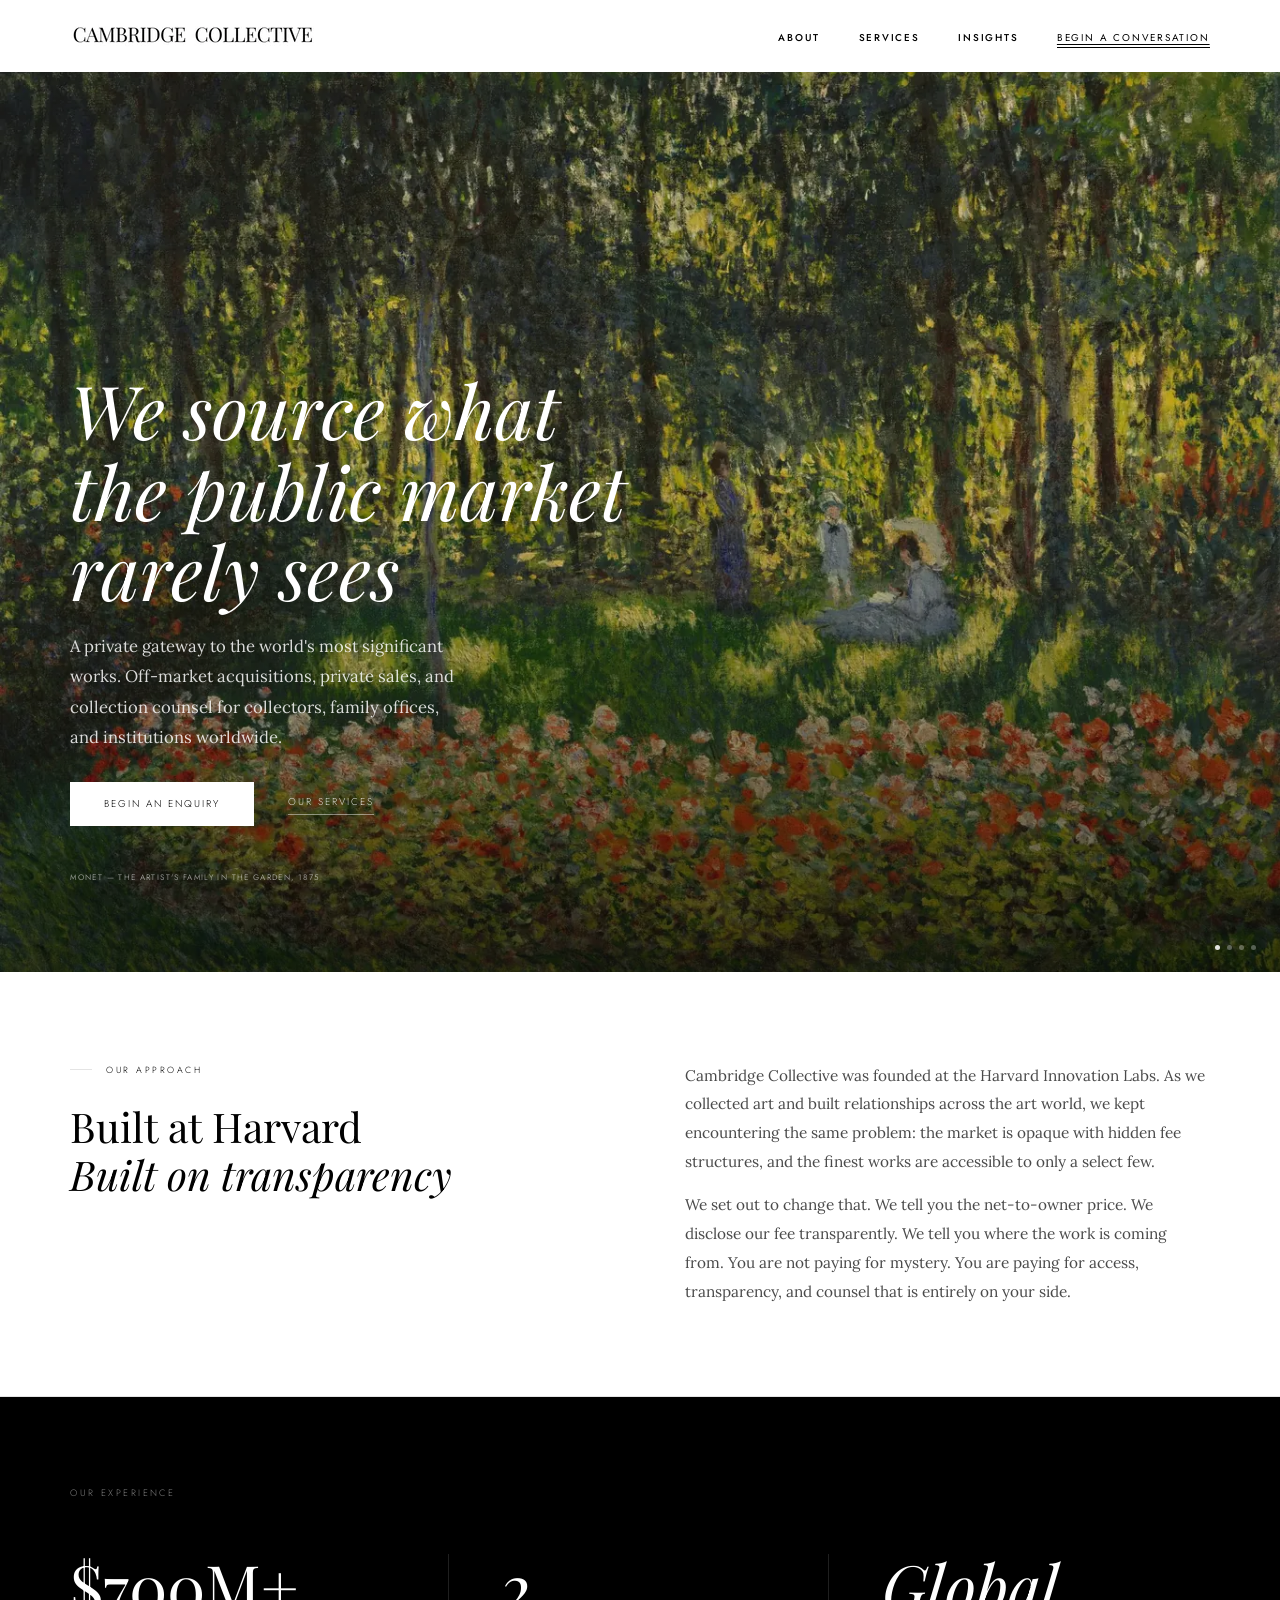
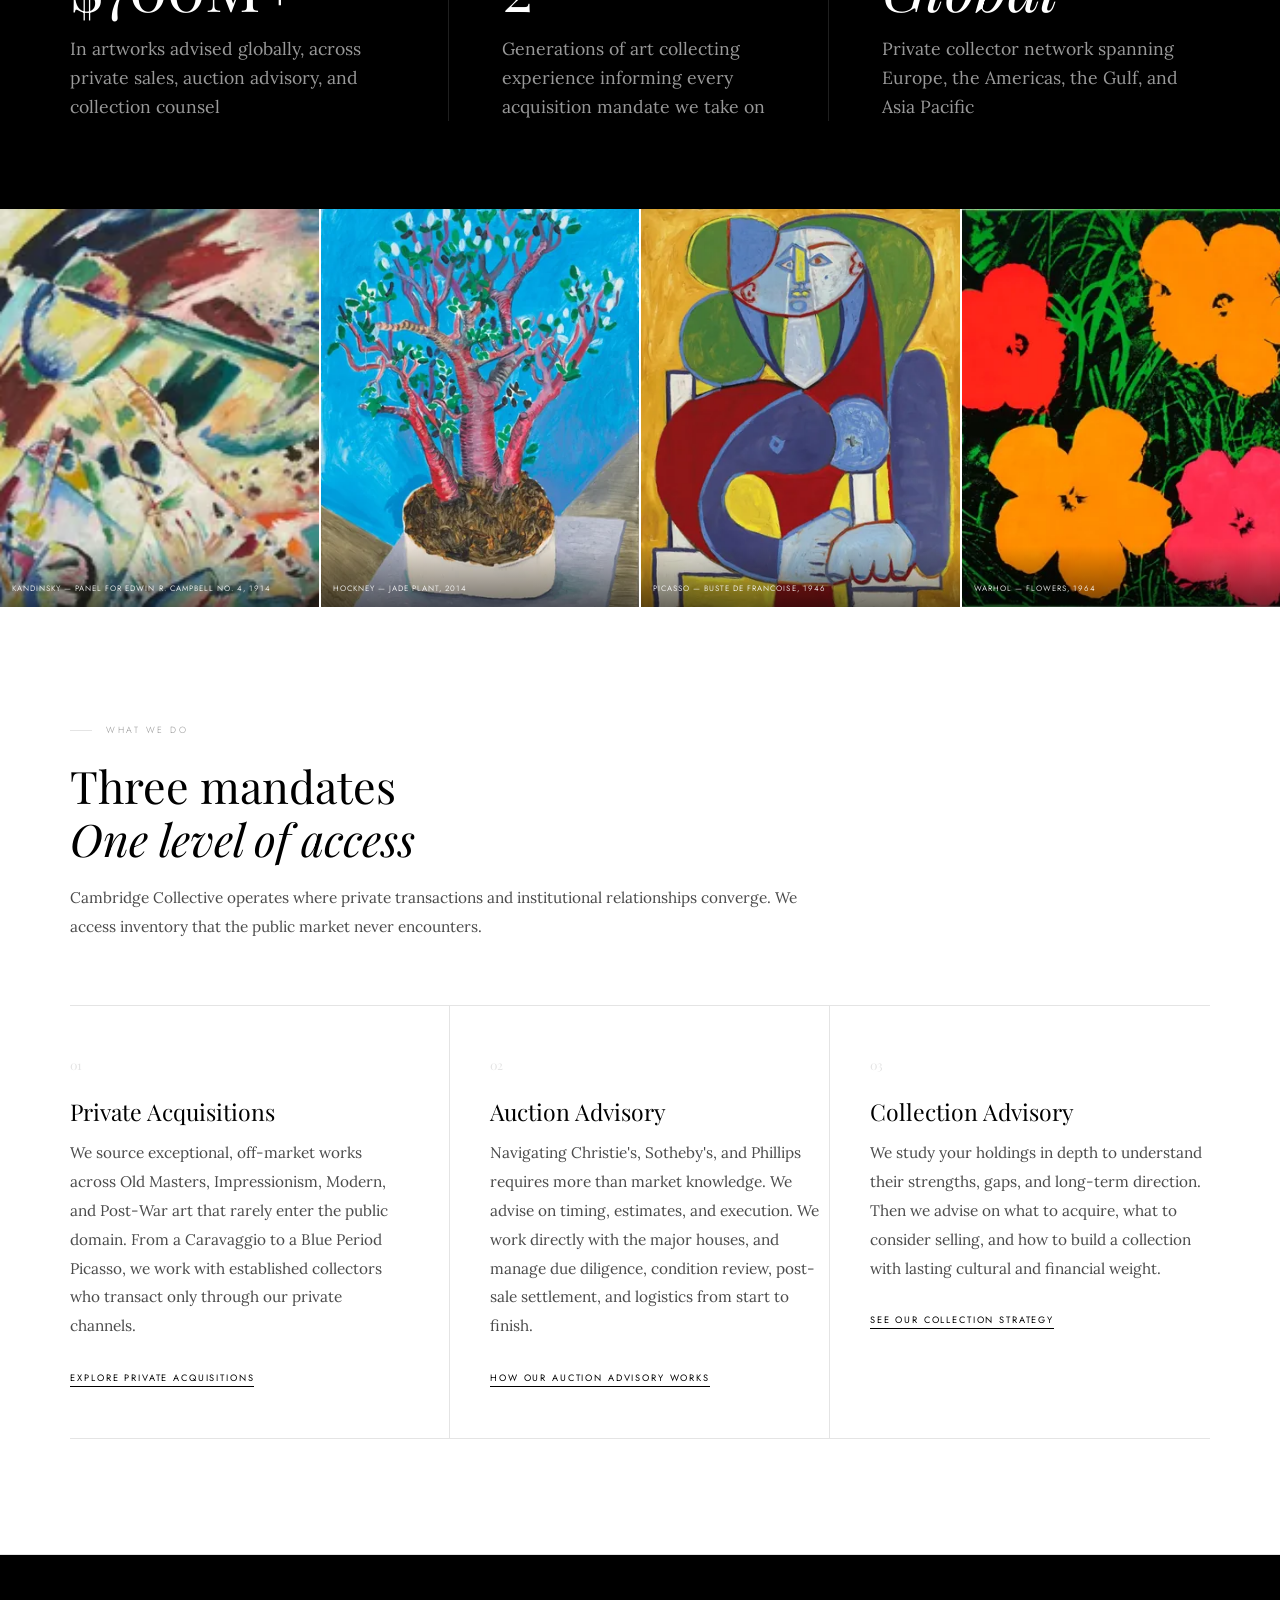
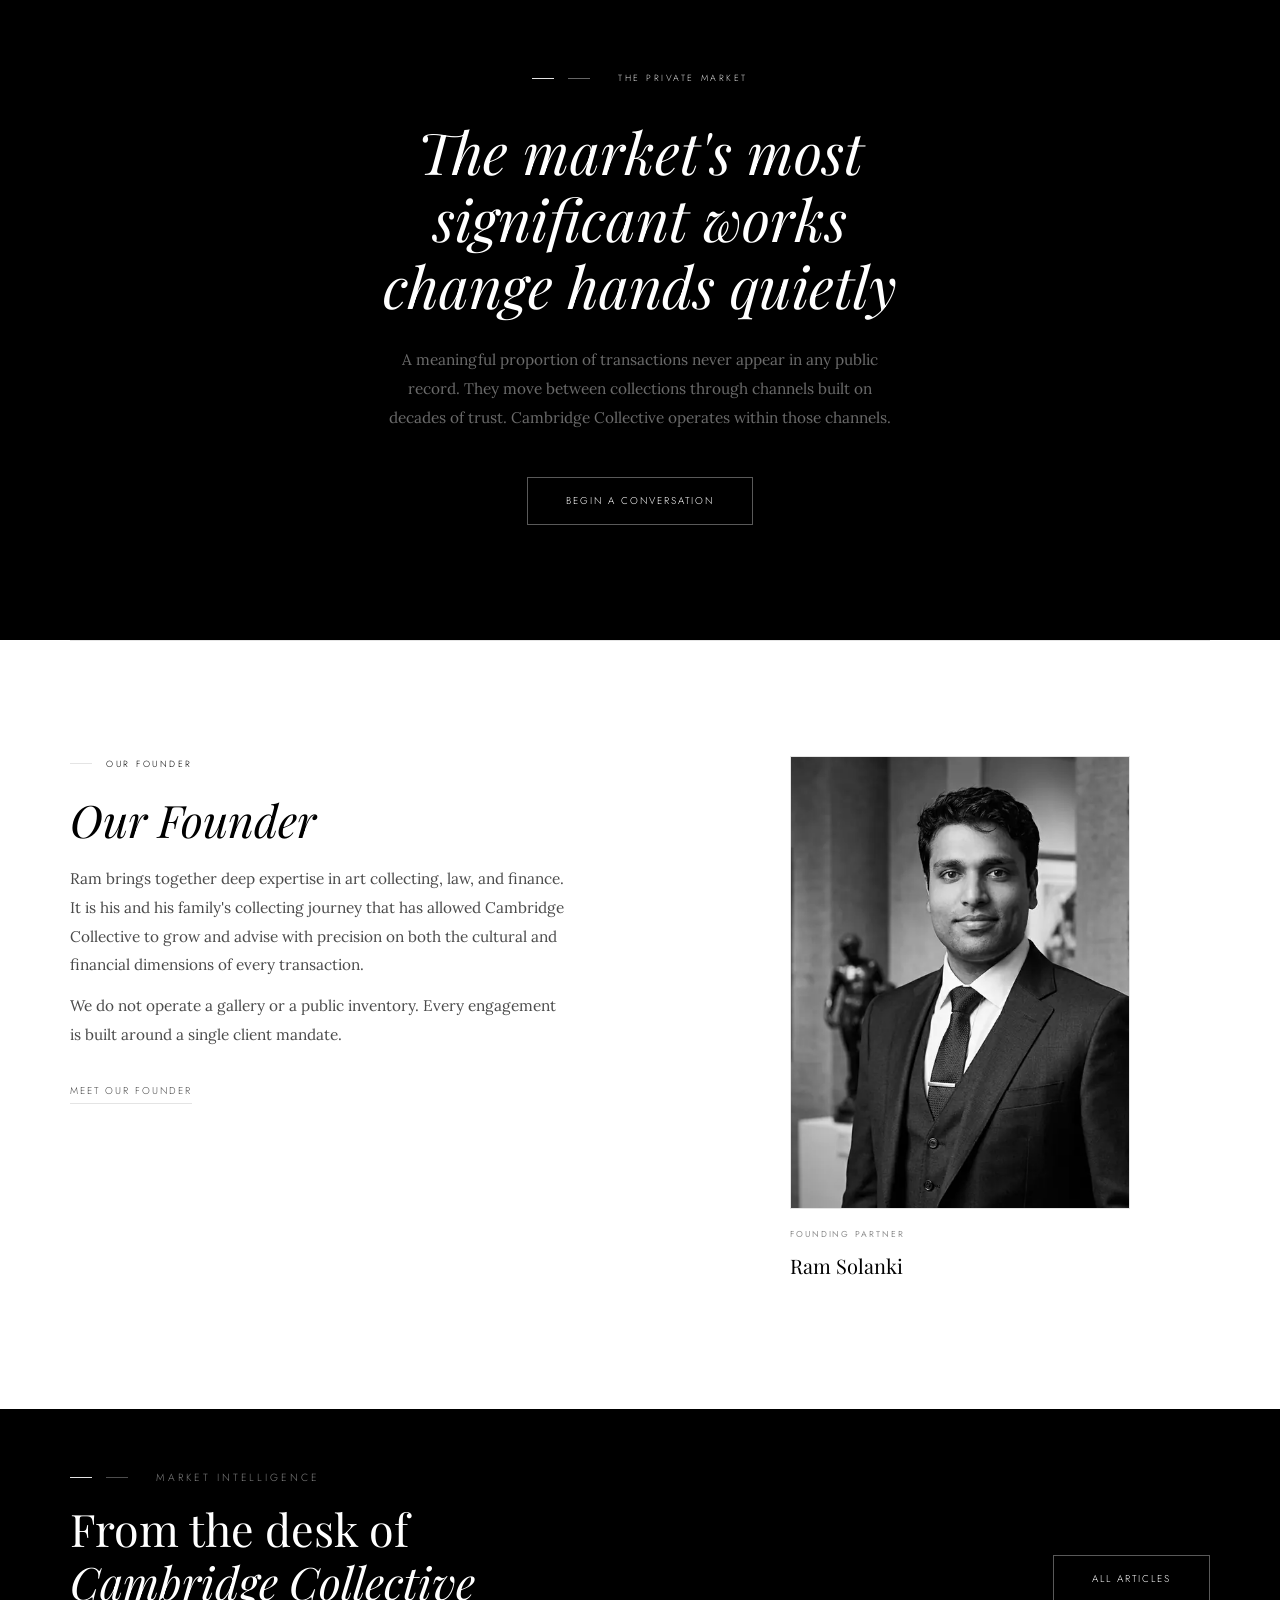
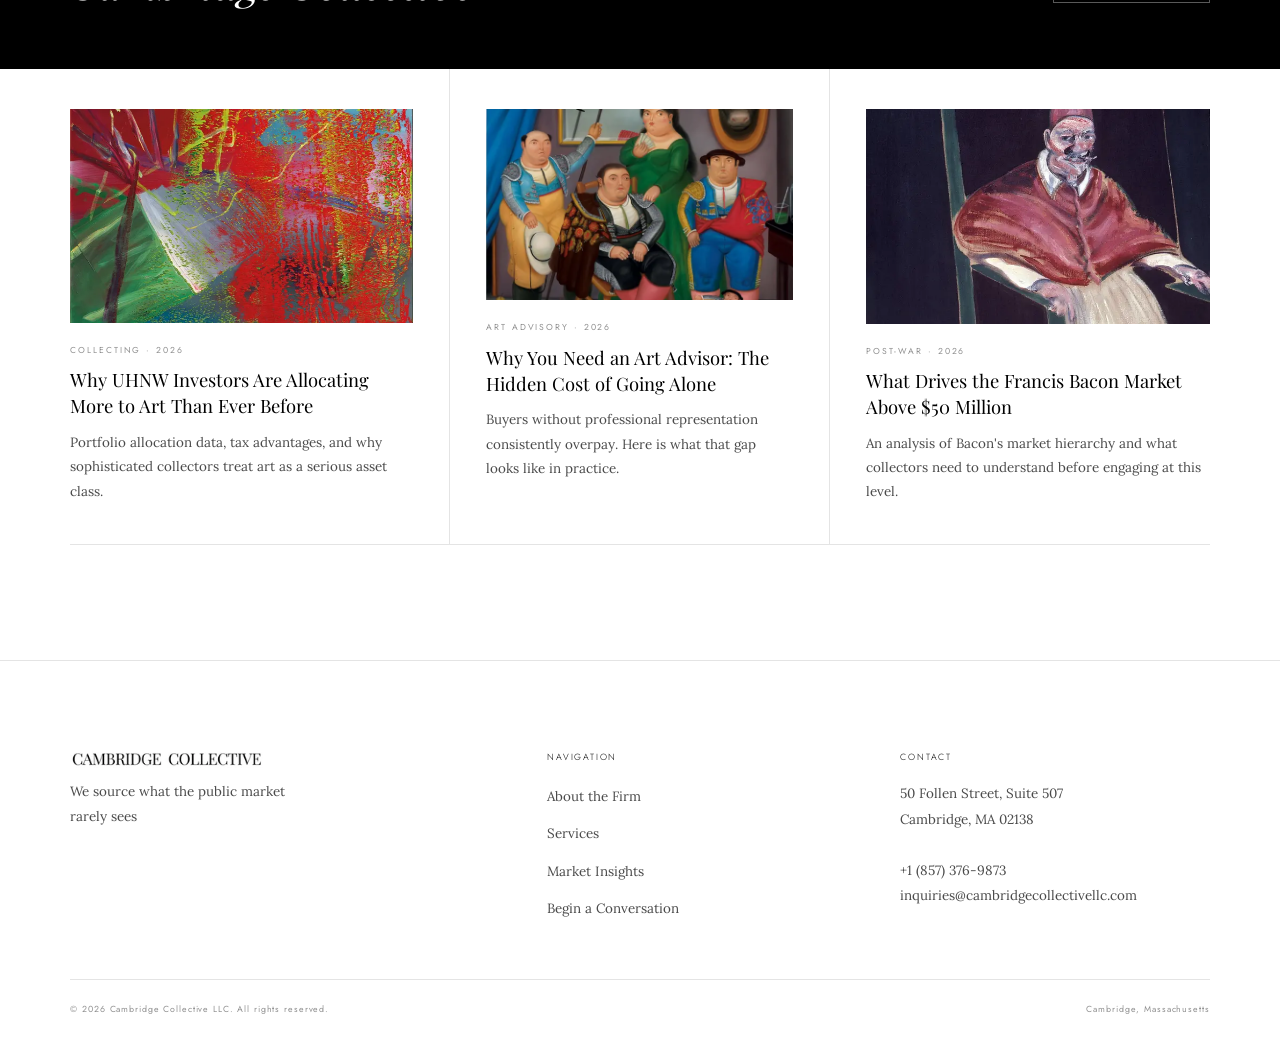
<file: index.html>
<!DOCTYPE html>
<html lang="en">
<head>
  <meta charset="UTF-8"/>
  <link rel="icon" type="image/png" href="images/favicon.png"/>
  <link rel="apple-touch-icon" href="images/favicon.png"/><meta name="robots" content="index, follow, max-image-preview:large, max-snippet:-1"/>
  <meta name="viewport" content="width=device-width, initial-scale=1.0"/>
  <title>Private Art Advisory | Buy Picasso & Bacon | Cambridge Collective</title>
  <meta name="description" content="Private art advisory sourcing off-market Picasso, Bacon, Monet and blue-chip works for collectors and family offices. Founded at Harvard. $700M+ advised."/>
  <link rel="canonical" href="https://www.cambridgecollectivellc.com/"/>
  <link rel="preconnect" href="https://fonts.googleapis.com"/>
  <link rel="preconnect" href="https://fonts.gstatic.com" crossorigin/>
  <link rel="preload" as="style" href="https://fonts.googleapis.com/css2?family=Playfair+Display:ital,wght@0,400;0,500;1,400;1,500&family=Lora:ital,wght@0,400;0,500;1,400&family=Jost:wght@200;300;400&display=swap" onload="this.onload=null;this.rel='stylesheet'"/>
  <noscript><link rel="stylesheet" href="https://fonts.googleapis.com/css2?family=Playfair+Display:ital,wght@0,400;0,500;1,400;1,500&family=Lora:ital,wght@0,400;0,500;1,400&family=Jost:wght@200;300;400&display=swap"/></noscript>
  <link rel="preload" as="image" href="images/monet-garden-840.webp" imagesrcset="images/monet-garden-420.webp 420w, images/monet-garden-640.webp 640w, images/monet-garden-840.webp 840w, images/monet-garden-1080.webp 1080w, images/monet-garden-1366.webp 1366w, images/monet-garden-1600.webp 1600w" imagesizes="100vw" fetchpriority="high"/>
  <style>
:root {
  --w: #FFFFFF;
  --blk: #000000;
  --mid: #4A4A4A;
  --dim: #909090;
  --bdr: #E4E4E4;
  --off: #F8F8F8;
  --serif: 'Playfair Display', Georgia, serif;
  --body:  'Lora', Georgia, serif;
  --sans:  'Jost', sans-serif;
  --nav-h: 72px;
  --pad:   clamp(72px, 9vw, 130px);
  --pad-s: clamp(48px, 6vw, 88px);
  --narrow: 760px;
  --gutter: clamp(24px, 5.5vw, 80px);
}
/* CLS Prevention: reserve space for hero carousel before JS/images load */
.hero-full { min-height: 100svh; min-height: 100vh; }
.hslide { contain: strict; }

*, *::before, *::after { box-sizing: border-box; margin: 0; padding: 0; }
html { scroll-behavior: smooth; }
body { background: var(--w); color: var(--blk); font-family: var(--body); font-weight: 400; line-height: 1.78; -webkit-font-smoothing: antialiased; overflow-x: hidden; }
img { display: block; max-width: 100%; }
a { color: inherit; text-decoration: none; }

/* NAV */
nav { position: fixed; inset-block-start: 0; inset-inline: 0; z-index: 200; height: var(--nav-h); display: flex; align-items: center; justify-content: space-between; padding: 0 var(--gutter); background: var(--w); border-bottom: 1px solid transparent; transition: border-color .3s; }
nav.scrolled { border-bottom-color: var(--bdr); }
.nav-brand .wordmark { font-family: var(--serif); font-weight: 400; font-size: .88rem; letter-spacing: .14em; text-transform: uppercase; display: block; line-height: 1.1; }
.nav-brand img { height:22px; width:auto; display:block; mix-blend-mode:multiply; }
.nav-brand .subtitle { display:none !important; /* hidden – logo replaces text */ font-family: var(--sans); font-weight: 200; font-size: .5rem; letter-spacing: .28em; text-transform: uppercase; color: var(--dim); display: block; margin-top: 3px; }
.nav-links { display: flex; align-items: center; gap: clamp(20px, 3vw, 52px); list-style: none; }
.nav-links a { font-family: var(--sans); font-weight: 500; font-size: .62rem; letter-spacing: .18em; text-transform: uppercase; color: #000; text-decoration: none; transition: color .2s; }
.nav-links .cta-link a { font-weight: 400; text-decoration: underline; text-underline-offset: 3px; }
.nav-links a:hover { color: var(--blk); }
.nav-links .cta-link a { color: var(--blk); border-bottom: 1px solid var(--blk); padding-bottom: 2px; }
.menu-btn { display: none; flex-direction: column; gap: 5px; background: none; border: none; cursor: pointer; padding: 8px; }
.menu-btn span { display: block; width: 22px; height: 1px; background: var(--blk); }
@media (max-width: 800px) {
  .menu-btn { display: flex; }
  .nav-links { display: none; position: fixed; inset: var(--nav-h) 0 0 0; background: var(--w); flex-direction: column; justify-content: center; gap: 36px; }
  .nav-links.open { display: flex; }
  .nav-links a { font-size: .82rem; }
}

/* TYPOGRAPHY */
.eyebrow { font-family: var(--sans); font-weight: 300; font-size: .56rem; letter-spacing: .28em; text-transform: uppercase; color: var(--dim); display: flex; align-items: center; gap: 14px; }
.eyebrow::before { content: ''; display: block; width: 22px; height: 1px; background: var(--bdr); flex-shrink: 0; }
h1.display { font-family: var(--serif); font-weight: 400; font-style: italic; font-size: clamp(2.4rem, 5.5vw, 5.6rem); line-height: 1.1; }
h2.section-title { font-family: var(--serif); font-weight: 400; font-size: clamp(1.8rem, 3.5vw, 3rem); line-height: 1.18; }
h2.section-title em { font-style: italic; }
h3 { font-family: var(--serif); font-weight: 400; font-size: clamp(1.1rem, 1.8vw, 1.45rem); line-height: 1.32; }
.body-copy { font-family: var(--body); font-size: .96rem; line-height: 1.88; color: var(--mid); }
.lead-copy { font-family: var(--serif); font-weight: 400; font-size: clamp(1rem, 1.6vw, 1.2rem); line-height: 1.72; color: var(--blk); }

/* LAYOUT */
.rule { height: 1px; background: var(--bdr); }

/* BUTTONS */
.btn { display: inline-block; font-family: var(--sans); font-size: .62rem; font-weight: 300; letter-spacing: .2em; text-transform: uppercase; cursor: pointer; }
.btn-solid { background: var(--blk); color: var(--w); padding: 14px 38px; border: 1px solid var(--blk); transition: background .2s; }
.btn-solid:hover { background: #1a1a1a; }
.btn-outline { border: 1px solid rgba(255,255,255,.35); color: var(--w); padding: 14px 38px; transition: border-color .2s; }
.btn-outline:hover { border-color: rgba(255,255,255,.9); }
.btn-ghost { border-bottom: 1px solid var(--bdr); color: var(--mid); font-family: var(--sans); padding-bottom: 3px; transition: color .2s, border-color .2s; }
.btn-ghost:hover { color: var(--blk); border-color: var(--blk); }

/* HERO SLIDESHOW */
.hero-slideshow { position: relative; width: 100%; height: 62vh; min-height: 320px; overflow: hidden; margin-top: var(--nav-h); background: #1a1a1a; }
.slide { position: absolute; inset: 0; opacity: 0; transition: opacity 1.2s ease; }
.slide.active { opacity: 1; }
.slide img { width: 100%; height: 100%; object-fit: cover; object-position: center; }
.slide-caption { position: absolute; bottom: 20px; left: 24px; font-family: var(--sans); font-size: .53rem; letter-spacing: .18em; text-transform: uppercase; color: rgba(255,255,255,.6); }
.slide-dots { position: absolute; bottom: 22px; right: 24px; display: flex; gap: 7px; }
.dot { width: 5px; height: 5px; border-radius: 50%; background: rgba(255,255,255,.35); cursor: pointer; transition: background .3s; border: none; padding: 0; }
.dot.active { background: rgba(255,255,255,.9); }

/* HERO TEXT */
.hero-text { padding: clamp(44px, 6vw, 88px) var(--gutter); border-bottom: 1px solid var(--bdr); }
.hero-text h1.display { max-width: 780px; margin-bottom: 24px; }
.hero-text .hero-sub { max-width: 420px; margin-bottom: 40px; }
.hero-actions { display: flex; align-items: center; gap: 40px; flex-wrap: wrap; }
.hero-count { display: flex; gap: 52px; margin-top: 56px; padding-top: 40px; border-top: 1px solid var(--bdr); flex-wrap: wrap; }
.hero-count-item .num { font-family: var(--serif); font-weight: 400; font-size: clamp(1.6rem, 2.8vw, 2.4rem); display: block; line-height: 1; margin-bottom: 7px; }
.hero-count-item .label { font-family: var(--sans); font-size: .55rem; letter-spacing: .2em; text-transform: uppercase; color: var(--dim); }

/* IMAGE BAND */
.img-band { width: 100%; height: clamp(240px, 32vw, 520px); overflow: hidden; position: relative; background: #d0d0d0; }
.img-band img { width: 100%; height: 100%; object-fit: cover; object-position: center; transition: transform 1.2s ease; }
.img-band:hover img { transform: scale(1.02); }
.img-band figcaption { position: absolute; bottom: 16px; right: 20px; font-family: var(--sans); font-size: .52rem; letter-spacing: .16em; text-transform: uppercase; color: rgba(255,255,255,.55); }

/* ARTWORK STRIP */
.artwork-strip { display: grid; grid-template-columns: repeat(4, 1fr); gap: 2px; }
.artwork-strip-item { aspect-ratio: 4/5; overflow: hidden; position: relative; background: #d0d0d0; }
.artwork-strip-item img { width: 100%; height: 100%; object-fit: cover; transition: transform .8s ease; }
.artwork-strip-item:hover img { transform: scale(1.05); }
.artwork-strip-item figcaption { position: absolute; bottom: 0; inset-inline: 0; padding: 32px 14px 12px; background: linear-gradient(transparent, rgba(0,0,0,.55)); font-family: var(--sans); font-size: .5rem; letter-spacing: .14em; text-transform: uppercase; color: rgba(255,255,255,.8); }
@media (max-width: 680px) { .artwork-strip { grid-template-columns: 1fr 1fr; } }

/* SERVICES PREVIEW */
.services-preview { padding: var(--pad) var(--gutter); }
.services-intro { max-width: var(--narrow); margin-bottom: clamp(44px, 5vw, 72px); }
.services-grid { display: grid; grid-template-columns: repeat(3, 1fr); border-top: 1px solid var(--bdr); }
.svc-item { padding: 48px 0; border-bottom: 1px solid var(--bdr); border-right: 1px solid var(--bdr); }
.svc-item:last-child { border-right: none; }
.svc-item:nth-child(n+2) { padding-left: 40px; }
.svc-item:nth-child(1) { padding-right: 40px; }
.svc-num { font-family: var(--serif); font-size: .78rem; color: var(--bdr); display: block; margin-bottom: 20px; }
.svc-item h3 { margin-bottom: 12px; }
.svc-item p { margin-bottom: 20px; }
.svc-link { font-family: var(--sans); font-size: .58rem; letter-spacing: .2em; text-transform: uppercase; color: var(--blk); border-bottom: 1px solid var(--blk); padding-bottom: 2px; transition: opacity .2s; }
.svc-link:hover { opacity: .5; }
@media (max-width: 880px) { .services-grid { grid-template-columns: 1fr; } .svc-item { border-right: none; padding-left: 0 !important; padding-right: 0 !important; } }

/* STATEMENT */
.statement { background: var(--blk); text-align: center; padding: var(--pad) var(--gutter); }
.statement h2 { font-family: var(--serif); font-weight: 400; font-style: italic; font-size: clamp(1.8rem, 4.5vw, 3.8rem); line-height: 1.16; color: var(--w); max-width: 800px; margin: 0 auto 28px; }
.statement .body-copy { color: rgba(255,255,255,.42); max-width: 520px; margin: 0 auto 44px; }

/* TEAM */
.team-grid { display: grid; grid-template-columns: repeat(2, 1fr); gap: 44px; max-width: 700px; }
.team-card { display: flex; flex-direction: column; }
.team-photo { width: 100%; aspect-ratio: 1/1; background: var(--off); border: 1px solid var(--bdr); display: flex; align-items: center; justify-content: center; margin-bottom: 18px; overflow: hidden; }
.team-photo img { width: 100%; height: 100%; object-fit: cover; }
.team-photo-placeholder { display: flex; flex-direction: column; align-items: center; gap: 10px; }
.team-photo-placeholder span { font-family: var(--sans); font-size: .52rem; letter-spacing: .2em; text-transform: uppercase; color: var(--dim); }
.team-role { font-family: var(--sans); font-size: .54rem; letter-spacing: .22em; text-transform: uppercase; color: var(--dim); display: block; margin-bottom: 5px; }
.team-name { font-family: var(--serif); font-size: 1.25rem; font-weight: 400; display: block; margin-bottom: 10px; }
.team-bio { font-size: .88rem; line-height: 1.82; color: var(--mid); }
@media (max-width: 760px) { .team-grid { grid-template-columns: 1fr; gap: 32px; } }

/* INSIGHTS GRID */
.insights-preview { padding: var(--pad) var(--gutter); }
.insights-header { display: flex; justify-content: space-between; align-items: flex-end; margin-bottom: clamp(40px, 5vw, 64px); }
.insights-grid { display: grid; grid-template-columns: repeat(3, 1fr); border-top: 1px solid var(--bdr); }
.insight-card { display: block; padding: 40px 0; border-bottom: 1px solid var(--bdr); border-right: 1px solid var(--bdr); transition: opacity .25s; }
.insight-card:hover { opacity: .62; }
.insight-card:last-child { border-right: none; }
.insight-card:nth-child(n+2) { padding-left: 36px; }
.insight-card:nth-child(1) { padding-right: 36px; }
.insight-card:nth-child(2) { padding-right: 36px; }
.card-img { width: 100%; aspect-ratio: 16/10; overflow: hidden; margin-bottom: 20px; background: var(--off); }
.card-img img { width: 100%; height: 100%; object-fit: cover; transition: transform .7s ease; }
.insight-card:hover .card-img img { transform: scale(1.04); }
.card-cat { font-family: var(--sans); font-size: .54rem; letter-spacing: .22em; text-transform: uppercase; color: var(--dim); display: block; margin-bottom: 9px; }
.card-title { font-family: var(--serif); font-weight: 400; font-size: clamp(.98rem, 1.5vw, 1.15rem); line-height: 1.4; margin-bottom: 11px; color: var(--blk); }
.card-excerpt { font-size: .84rem; line-height: 1.82; color: var(--mid); }
@media (max-width: 860px) { .insights-grid { grid-template-columns: 1fr; } .insight-card { border-right: none; padding-left: 0 !important; padding-right: 0 !important; } .insights-header { flex-direction: column; align-items: flex-start; gap: 20px; } }

/* FOOTER */
footer { padding: clamp(56px, 7vw, 88px) var(--gutter) 32px; border-top: 1px solid var(--bdr); }
.footer-grid { display: grid; grid-template-columns: 1.4fr 1fr 1fr; gap: 44px; margin-bottom: 48px; }
.footer-brand .wordmark { font-family: var(--serif); font-weight: 400; font-size: .88rem; letter-spacing: .14em; text-transform: uppercase; display: block; }
.footer-brand .subtitle { font-family: var(--sans); font-size: .5rem; letter-spacing: .25em; text-transform: uppercase; color: var(--dim); display: block; margin-top: 3px; margin-bottom: 16px; }
.footer-tagline { font-family: var(--body); font-size: .84rem; color: var(--mid); max-width: 220px; line-height: 1.85; }
.footer-col h5 { font-family: var(--sans); font-size: .56rem; font-weight: 300; letter-spacing: .2em; text-transform: uppercase; margin-bottom: 16px; }
.footer-col ul { list-style: none; }
.footer-col ul li { margin-bottom: 9px; }
.footer-col ul a { font-family: var(--body); font-size: .84rem; color: var(--mid); transition: color .2s; }
.footer-col ul a:hover { color: var(--blk); }
.footer-col address { font-style: normal; font-family: var(--body); font-size: .84rem; color: var(--mid); line-height: 1.9; }
.footer-col address a { color: var(--mid); transition: color .2s; }
.footer-col address a:hover { color: var(--blk); }
.footer-bottom { display: flex; justify-content: space-between; align-items: center; padding-top: 22px; border-top: 1px solid var(--bdr); font-family: var(--sans); font-size: .55rem; letter-spacing: .1em; color: var(--dim); }
@media (max-width: 760px) { .footer-grid { grid-template-columns: 1fr; gap: 32px; } .footer-bottom { flex-direction: column; gap: 8px; text-align: center; } }

/* PAGE HERO */
.page-hero { padding: calc(var(--nav-h) + clamp(56px, 8vw, 108px)) var(--gutter) clamp(56px, 8vw, 108px); border-bottom: 1px solid var(--bdr); }
.page-hero h1.display { max-width: 800px; }
.page-hero .lead-copy { max-width: 540px; margin-top: 24px; }

/* SERVICES PAGE */
.svc-full { display: grid; grid-template-columns: 240px 1fr; gap: 72px; padding: var(--pad) var(--gutter); border-bottom: 1px solid var(--bdr); }
.svc-full:last-of-type { border-bottom: none; }
.svc-sidebar .big-num { font-family: var(--serif); font-size: 5rem; line-height: 1; color: var(--bdr); display: block; margin-bottom: 20px; }
.svc-sidebar h2 { font-family: var(--serif); font-weight: 400; font-size: clamp(1.4rem, 2.3vw, 1.9rem); line-height: 1.28; }
.svc-body p { font-family: var(--body); font-size: .96rem; line-height: 1.88; color: var(--mid); margin-bottom: 16px; }
.svc-body ul { list-style: none; border-top: 1px solid var(--bdr); margin-top: 32px; }
.svc-body ul li { padding: 12px 0 12px 14px; border-bottom: 1px solid var(--bdr); font-family: var(--body); font-size: .88rem; color: var(--mid); position: relative; }
.svc-body ul li::before { content: ''; position: absolute; left: 0; top: 50%; width: 5px; height: 1px; background: var(--dim); }
@media (max-width: 780px) { .svc-full { grid-template-columns: 1fr; gap: 24px; } .svc-sidebar .big-num { font-size: 3rem; } }
.process-section { padding: var(--pad) var(--gutter); background: var(--off); }
.process-grid { display: grid; grid-template-columns: repeat(4, 1fr); border-top: 1px solid var(--bdr); margin-top: 48px; }
.process-step { padding: 32px 0; border-right: 1px solid var(--bdr); border-bottom: 1px solid var(--bdr); }
.process-step:last-child { border-right: none; }
.process-step:nth-child(n+2) { padding-left: 28px; }
.step-num { font-family: var(--sans); font-size: .55rem; letter-spacing: .2em; text-transform: uppercase; color: var(--dim); display: block; margin-bottom: 12px; }
.process-step h3 { font-size: 1rem; margin-bottom: 9px; }
.process-step p { font-family: var(--body); font-size: .84rem; color: var(--mid); line-height: 1.8; }
@media (max-width: 780px) { .process-grid { grid-template-columns: 1fr 1fr; } .process-step:nth-child(2n) { border-right: none; } .process-step:nth-child(n+2) { padding-left: 0; } .process-step:nth-child(even) { padding-left: 24px; } }

/* INSIGHTS PAGE */
.insights-page-grid { display: grid; grid-template-columns: repeat(3, 1fr); border-top: 1px solid var(--bdr); padding: 0 var(--gutter); }
.insights-page-grid .insight-card { border-right: 1px solid var(--bdr); }
.insights-page-grid .insight-card:last-child { border-right: none; }
@media (max-width: 860px) { .insights-page-grid { grid-template-columns: 1fr; } .insights-page-grid .insight-card { border-right: none; } }
.insights-page-grid-two { display: grid; grid-template-columns: repeat(2, 1fr); border-top: 1px solid var(--bdr); padding: 0 var(--gutter); }
.insights-page-grid-two .insight-card { border-right: 1px solid var(--bdr); }
.insights-page-grid-two .insight-card:last-child { border-right: none; }
@media (max-width: 680px) { .insights-page-grid-two { grid-template-columns: 1fr; } .insights-page-grid-two .insight-card { border-right: none; } }

/* ARTICLE */
.article-hero { padding: calc(var(--nav-h) + 64px) var(--gutter) 64px; border-bottom: 1px solid var(--bdr); max-width: calc(var(--narrow) + var(--gutter) * 2); }
.article-cat { font-family: var(--sans); font-size: .55rem; letter-spacing: .25em; text-transform: uppercase; color: var(--dim); display: block; margin-bottom: 20px; }
.article-hero h1 { font-family: var(--serif); font-weight: 400; font-style: italic; font-size: clamp(2rem, 4.5vw, 4rem); line-height: 1.12; margin-bottom: 22px; }
.article-meta { font-family: var(--sans); font-size: .58rem; letter-spacing: .15em; color: var(--dim); }
.article-img { width: 100%; height: clamp(260px, 38vw, 580px); overflow: hidden; background: var(--off); }
.article-img img { width: 100%; height: 100%; object-fit: cover; }
.article-img figcaption { font-family: var(--sans); font-size: .52rem; letter-spacing: .15em; text-transform: uppercase; color: var(--dim); padding: 10px var(--gutter) 0; }
.article-body { max-width: calc(var(--narrow) + var(--gutter) * 2); margin: 0 auto; padding: var(--pad) var(--gutter); }
.article-body .lead-copy { margin-bottom: 30px; }
.article-body h2 { font-family: var(--serif); font-weight: 400; font-size: clamp(1.4rem, 2.5vw, 2rem); margin-top: 52px; margin-bottom: 16px; }
.article-body p { font-family: var(--body); font-size: 1.04rem; line-height: 1.9; color: var(--mid); margin-bottom: 18px; }
.article-mid-img { width: 100%; height: clamp(200px, 26vw, 400px); overflow: hidden; margin: 44px 0; background: var(--off); }
.article-mid-img img { width: 100%; height: 100%; object-fit: cover; }
.article-mid-img figcaption { font-family: var(--sans); font-size: .52rem; letter-spacing: .15em; text-transform: uppercase; color: var(--dim); padding-top: 9px; }
.stat-callout { border-top: 1px solid var(--bdr); border-bottom: 1px solid var(--bdr); padding: 32px 0; margin: 44px 0; display: grid; grid-template-columns: repeat(3, 1fr); gap: 20px; text-align: center; }
.stat-callout .stat-num { font-family: var(--serif); font-weight: 400; font-size: clamp(1.8rem, 3vw, 2.6rem); display: block; line-height: 1; margin-bottom: 7px; }
.stat-callout .stat-lbl { font-family: var(--sans); font-size: .58rem; letter-spacing: .16em; text-transform: uppercase; color: var(--dim); }
@media (max-width: 580px) { .stat-callout { grid-template-columns: 1fr; } }
.article-footer { padding: var(--pad-s) var(--gutter); border-top: 1px solid var(--bdr); display: flex; justify-content: space-between; align-items: center; flex-wrap: wrap; gap: 22px; }
.article-footer-label { font-family: var(--sans); font-size: .55rem; letter-spacing: .22em; text-transform: uppercase; color: var(--dim); margin-bottom: 7px; display: block; }

/* CHART WRAPPER */
.chart-wrap { margin: 44px 0; padding: 32px; background: var(--off); border: 1px solid var(--bdr); }
.chart-wrap .chart-title { font-family: var(--sans); font-size: .6rem; letter-spacing: .2em; text-transform: uppercase; color: var(--dim); margin-bottom: 24px; display: block; }
.chart-source { font-family: var(--sans); font-size: .55rem; color: var(--dim); letter-spacing: .08em; margin-top: 12px; }

/* ABOUT */
.about-body { padding: var(--pad) var(--gutter); }
.about-two-col { display: grid; grid-template-columns: 1fr 1fr; gap: 72px; align-items: start; }
@media (max-width: 860px) { .about-two-col { grid-template-columns: 1fr; gap: 40px; } }
.principle-list { margin-top: 48px; }
.principle { display: grid; grid-template-columns: 52px 1fr; gap: 20px; padding: 26px 0; border-top: 1px solid var(--bdr); }
.principle:last-child { border-bottom: 1px solid var(--bdr); }
.principle-num { font-family: var(--serif); font-size: .95rem; color: var(--dim); padding-top: 2px; }
.principle h3 { font-size: 1rem; margin-bottom: 7px; }
.principle p { font-family: var(--body); font-size: .88rem; color: var(--mid); line-height: 1.82; }

/* CONTACT */
.contact-split { display: grid; grid-template-columns: 1fr 1fr; border-top: 1px solid var(--bdr); }
.contact-left { padding: var(--pad) var(--gutter) var(--pad) 0; }
.contact-right { padding: var(--pad) 0 var(--pad) var(--gutter); border-left: 1px solid var(--bdr); }
@media (max-width: 860px) { .contact-split { grid-template-columns: 1fr; } .contact-right { border-left: none; border-top: 1px solid var(--bdr); padding: var(--pad-s) 0 0; } .contact-left { padding-right: 0; } }
.form-field { margin-bottom: 24px; }
.form-field label { display: block; font-family: var(--sans); font-size: .55rem; letter-spacing: .2em; text-transform: uppercase; color: var(--dim); margin-bottom: 9px; }
.form-field input, .form-field select, .form-field textarea { width: 100%; background: transparent; border: none; border-bottom: 1px solid var(--bdr); padding: 9px 0; font-family: var(--body); font-size: .9rem; color: var(--blk); outline: none; transition: border-color .2s; border-radius: 0; -webkit-appearance: none; appearance: none; }
.form-field input:focus, .form-field select:focus, .form-field textarea:focus { border-bottom-color: var(--blk); }
.form-field textarea { min-height: 96px; resize: vertical; line-height: 1.65; }
.form-note { font-family: var(--body); font-size: .72rem; color: var(--dim); line-height: 1.7; margin-top: 20px; font-style: italic; }

/* FADE UP */
.fade-up { opacity: 0; transform: translateY(20px); transition: opacity .7s ease, transform .7s ease; }
.fade-up.visible { opacity: 1; transform: translateY(0); }
.fade-up:nth-child(2) { transition-delay: .07s; }
.fade-up:nth-child(3) { transition-delay: .14s; }
.fade-up:nth-child(4) { transition-delay: .21s; }
  </style>
  <style>
    .hero-full{position:relative;width:100%;height:100svh;min-height:540px;overflow:hidden;margin-top:var(--nav-h)}
    .hslide{position:absolute;inset:0;opacity:0;transition:opacity 1.4s ease}
    .hslide.active{opacity:1}
    .hslide img{width:100%;height:100%;object-fit:cover;object-position:center}
    .hero-overlay{position:absolute;inset:0;background:linear-gradient(to bottom,rgba(0,0,0,.12) 0%,rgba(0,0,0,.06) 40%,rgba(0,0,0,.60) 100%);z-index:1}
    .hero-content{position:absolute;inset:0;z-index:2;display:flex;flex-direction:column;justify-content:flex-end;padding:clamp(44px,7vw,88px) var(--gutter)}
    .hero-content h1{font-family:'Playfair Display',Georgia,serif;font-weight:400;font-style:italic;font-size:clamp(2.6rem,5.8vw,6rem);line-height:1.08;color:#fff;max-width:840px;margin-bottom:20px;text-shadow:0 2px 32px rgba(0,0,0,.22)}
    .hero-sub{font-family:'Lora',Georgia,serif;font-size:clamp(.88rem,1.3vw,1.05rem);line-height:1.82;color:rgba(255,255,255,.84);max-width:400px;margin-bottom:30px}
    .hero-actions{display:flex;align-items:center;gap:34px;flex-wrap:wrap;margin-bottom:44px}
    .hbtn-s{display:inline-block;font-family:'Jost',sans-serif;font-size:.62rem;font-weight:300;letter-spacing:.2em;text-transform:uppercase;background:#fff;color:#000;padding:13px 34px;transition:background .2s}
    .hbtn-s:hover{background:#efefef}
    .hbtn-g{display:inline-block;font-family:'Jost',sans-serif;font-size:.62rem;font-weight:300;letter-spacing:.2em;text-transform:uppercase;border-bottom:1px solid rgba(255,255,255,.45);color:rgba(255,255,255,.82);padding-bottom:3px}
    .hero-bar{display:flex;justify-content:space-between;align-items:center}
    .slide-label{font-family:'Jost',sans-serif;font-size:.5rem;letter-spacing:.17em;text-transform:uppercase;color:rgba(255,255,255,.52)}
    .slide-dots{display:flex;gap:7px}
    .dot{width:5px;height:5px;border-radius:50%;background:rgba(255,255,255,.3);cursor:pointer;transition:background .3s;border:none;padding:0}
    .dot.active{background:rgba(255,255,255,.88)}
    .stats-bar{display:flex;border-bottom:1px solid var(--bdr)}
    .stat-c{flex:1;padding:26px var(--gutter);border-right:1px solid var(--bdr)}
    .stat-c:last-child{border-right:none}
    .stat-c .n{font-family:'Playfair Display',serif;font-weight:400;font-size:clamp(1.3rem,2.2vw,1.9rem);display:block;line-height:1;margin-bottom:6px}
    .stat-c .l{font-family:'Jost',sans-serif;font-size:.53rem;letter-spacing:.2em;text-transform:uppercase;color:#909090}
    @media(max-width:600px){.stats-bar{flex-direction:column}.stat-c{border-right:none;border-bottom:1px solid var(--bdr)}}
    .artwork-strip{display:grid;grid-template-columns:repeat(4,1fr);gap:2px}
    .art-item{aspect-ratio:4/5;overflow:hidden;position:relative;background:#ccc}
    .art-item img{width:100%;height:100%;object-fit:cover;transition:transform .9s ease}
    .art-item:hover img{transform:scale(1.06)}
    .art-item figcaption{position:absolute;bottom:0;inset-inline:0;padding:36px 12px 11px;background:linear-gradient(transparent,rgba(0,0,0,.52));font-family:'Jost',sans-serif;font-size:.49rem;letter-spacing:.13em;text-transform:uppercase;color:rgba(255,255,255,.84)}
    @media(max-width:600px){.artwork-strip{grid-template-columns:1fr 1fr}}
    @media(max-width:860px){.about-split{grid-template-columns:1fr!important}.about-split-right{border-left:none!important;border-top:1px solid var(--bdr);padding-left:0!important;padding-top:var(--pad-s)!important}}
  .harvard-split { display:grid; grid-template-columns:1fr 1fr; gap:clamp(32px,5vw,100px); align-items:start; max-width:1260px; margin:0 auto; }
    @media(max-width:760px){ .harvard-split { grid-template-columns:1fr; } }
    .exp-band-grid { display:grid; grid-template-columns:repeat(3,1fr); gap:2px; }
    @media(max-width:680px){ .exp-band-grid { grid-template-columns:1fr; gap:32px; } .exp-band-grid > div { border-right:none !important; border-bottom:1px solid rgba(255,255,255,.12); padding-left:0 !important; padding-right:0 !important; } }
    
    /* ── MOBILE FIXES ── */
    @media(max-width:600px){
      /* Hero: push text up so it shows without scrolling */
      .hero-content {
        justify-content: flex-start !important;
        padding-top: clamp(80px, 20vw, 120px) !important;
        padding-bottom: 0 !important;
      }
      .hero-actions { margin-bottom: 16px; }
      .hero-bar { display: none; }

      /* Transparency section: center align on mobile */
      .harvard-split {
        grid-template-columns: 1fr !important;
        text-align: center !important;
      }
      .harvard-split h2 { text-align: center; }
      .harvard-split p { text-align: center; }
      .harvard-split .eyebrow { justify-content: center; }

      /* Experience band: single column, fully left-aligned */
      .exp-band-grid {
        grid-template-columns: 1fr !important;
        gap: 0 !important;
      }
      .exp-band-grid > div {
        border-right: none !important;
        border-bottom: 1px solid rgba(255,255,255,.12) !important;
        padding: 22px 0 !important;
        display: flex !important;
        flex-direction: row !important;
        align-items: center !important;
        gap: 18px !important;
      }
      .exp-band-grid > div:last-child { border-bottom: none !important; }
      .exp-band-grid span:first-child {
        font-size: 1.5rem !important;
        line-height: 1 !important;
        white-space: nowrap !important;
        flex-shrink: 0 !important;
        width: 110px !important;
        min-width: 110px !important;
        max-width: 110px !important;
        text-align: left !important;
      }
      .exp-band-grid span:last-child {
        font-size: .8rem !important;
        line-height: 1.55 !important;
        text-align: left !important;
        color: rgba(255,255,255,.6) !important;
      }
    }
</style>
  <meta name="keywords" content="private art advisor, buy Picasso, buy Francis Bacon, buy Monet, off-market art, art advisory, blue chip art, UHNW art collecting, private art sales, art collection counsel, Harvard art advisory, buy fine art privately"/>
  <meta property="og:title" content="Private Art Advisory | Buy Picasso & Bacon | Cambridge Collective"/>
  <meta property="og:description" content="Private art advisory sourcing off-market Picasso, Bacon, Monet and blue-chip works for collectors and family offices. Founded at Harvard. $700M+ advised."/>
  <meta property="og:type" content="website"/>
  <meta property="og:url" content="https://www.cambridgecollectivellc.com/"/>
  <meta property="og:site_name" content="Cambridge Collective"/>
  <meta name="twitter:card" content="summary"/>
  <meta name="twitter:title" content="Private Art Advisory | Buy Picasso & Bacon | Cambridge Collective"/>
  <meta name="twitter:description" content="Private art advisory sourcing off-market Picasso, Bacon, Monet and blue-chip works for collectors and family offices. Founded at Harvard. $700M+ advised."/>
<script type="application/ld+json">
{
  "@context": "https://schema.org",
  "@graph": [
    {
      "@type": "Organization",
      "@id": "https://www.cambridgecollectivellc.com/#organization",
      "name": "Cambridge Collective LLC",
      "alternateName": "Cambridge Collective",
      "url": "https://www.cambridgecollectivellc.com/",
      "logo": {
        "@type": "ImageObject",
        "url": "https://www.cambridgecollectivellc.com/images/logo.jpg",
        "width": 746,
        "height": 84
      },
      "image": "https://www.cambridgecollectivellc.com/images/monet-garden.jpg",
      "description": "Private art advisory firm specializing in off-market acquisitions of blue-chip artworks including Picasso, Francis Bacon, Monet, Warhol, and Rembrandt for collectors, family offices, and institutions worldwide.",
      "foundingDate": "2023",
      "founder": [
        {
          "@type": "Person",
          "@id": "https://www.cambridgecollectivellc.com/#ram-solanki",
          "name": "Ram Solanki",
          "jobTitle": "Founding Partner",
          "worksFor": {"@id": "https://www.cambridgecollectivellc.com/#organization"},
          "url": "https://www.cambridgecollectivellc.com/about.html"
        },
          "url": "https://www.cambridgecollectivellc.com/about.html"
        }
      ],
      "address": {
        "@type": "PostalAddress",
        "streetAddress": "50 Follen Street, Suite 507",
        "addressLocality": "Cambridge",
        "addressRegion": "MA",
        "postalCode": "02138",
        "addressCountry": "US"
      },
      "telephone": "+18573769873",
      "email": "inquiries@cambridgecollectivellc.com",
      "areaServed": "Worldwide",
      "knowsAbout": [
        "Pablo Picasso", "Francis Bacon", "Claude Monet", "Andy Warhol",
        "Gerhard Richter", "Rembrandt van Rijn", "Old Masters", "Post-War Art",
        "French Impressionism", "Private Art Sales", "Art Advisory",
        "Blue Chip Art", "Art Collection Management", "Auction Advisory"
      ],
      "sameAs": [
        "https://www.linkedin.com/company/cambridge-collective-llc"
      ],
      "memberOf": {
        "@type": "Organization",
        "name": "Harvard Innovation Labs",
        "url": "https://innovationlabs.harvard.edu/"
      }
    },
    {
      "@type": "ProfessionalService",
      "@id": "https://www.cambridgecollectivellc.com/#business",
      "name": "Cambridge Collective LLC",
      "url": "https://www.cambridgecollectivellc.com/",
      "parentOrganization": {"@id": "https://www.cambridgecollectivellc.com/#organization"},
      "priceRange": "$$$",
      "telephone": "+18573769873",
      "address": {
        "@type": "PostalAddress",
        "streetAddress": "50 Follen Street, Suite 507",
        "addressLocality": "Cambridge",
        "addressRegion": "MA",
        "postalCode": "02138",
        "addressCountry": "US"
      }
    },
    {
      "@type": "WebSite",
      "@id": "https://www.cambridgecollectivellc.com/#website",
      "url": "https://www.cambridgecollectivellc.com/",
      "name": "Cambridge Collective",
      "publisher": {"@id": "https://www.cambridgecollectivellc.com/#organization"},
      "potentialAction": {
        "@type": "SearchAction",
        "target": {
          "@type": "EntryPoint",
          "urlTemplate": "https://www.cambridgecollectivellc.com/insights.html?q={search_term_string}"
        },
        "query-input": "required name=search_term_string"
      }
    },
    {
      "@type": "WebPage",
      "@id": "https://www.cambridgecollectivellc.com/#webpage",
      "url": "https://www.cambridgecollectivellc.com/",
      "name": "Private Art Advisory | Buy Picasso & Bacon | Cambridge Collective",
      "isPartOf": {"@id": "https://www.cambridgecollectivellc.com/#website"},
      "about": {"@id": "https://www.cambridgecollectivellc.com/#organization"},
      "description": "Private art advisory firm sourcing off-market Picasso, Bacon, Monet and blue-chip works for collectors and family offices. Founded at Harvard."
    }
  ]
}
</script>
</head>
<body>

<nav id="nav">
  <a href="/" class="nav-brand"><img width="500" height="56" srcset="images/logo-250.webp 250w, images/logo-500.webp 500w" sizes="247px" src="images/logo-500.webp" alt="Cambridge Collective" style="height:28px;width:auto;display:block;" decoding="async"/></a>
  <button class="menu-btn" aria-label="Menu"><span></span><span></span></button>
  <ul class="nav-links">
    <li><a href="about.html">About</a></li>
    <li><a href="services.html">Services</a></li>
    <li><a href="insights.html">Insights</a></li>
    <li class="cta-link"><a href="contact.html">Begin a Conversation</a></li>
  </ul>
</nav>

<!-- HERO: Monet garden / Rembrandt / Pollock / Picasso Musketeer -->
<div class="hero-full">
  <div class="hslide active"><img srcset="images/monet-garden-420.webp 420w, images/monet-garden-640.webp 640w, images/monet-garden-840.webp 840w, images/monet-garden-1080.webp 1080w, images/monet-garden-1366.webp 1366w, images/monet-garden-1600.webp 1600w" sizes="100vw" src="images/monet-garden-840.webp"       alt="Monet, The Artist's Family in the Garden, 1875" loading="eager" width="1600" height="1204" fetchpriority="high" decoding="async"/></div>
  <div class="hslide"><img srcset="images/rembrandt-nightwatch-420.webp 420w, images/rembrandt-nightwatch-640.webp 640w, images/rembrandt-nightwatch-840.webp 840w, images/rembrandt-nightwatch-1080.webp 1080w, images/rembrandt-nightwatch-1366.webp 1366w, images/rembrandt-nightwatch-1600.webp 1600w" sizes="100vw" src="images/rembrandt-nightwatch-840.webp"      alt="Rembrandt, The Night Watch, 1642"              loading="lazy" width="1600" height="811" decoding="async"/></div>
  <div class="hslide"><img srcset="images/warhol-elvis-420.webp 420w, images/warhol-elvis-640.webp 640w" sizes="100vw" src="images/warhol-elvis-640.webp"              alt="Warhol, Double Elvis, 1963"                    loading="lazy" width="640"  height="1001" decoding="async"/></div>
  <div class="hslide"><img srcset="images/picasso-jeune-fille-420.webp 420w, images/picasso-jeune-fille-640.webp 640w, images/picasso-jeune-fille-840.webp 840w, images/picasso-jeune-fille-1080.webp 1080w, images/picasso-jeune-fille-1366.webp 1366w" sizes="100vw" src="images/picasso-jeune-fille-840.webp"       alt="Picasso, Jeune fille endormie, 1935"           loading="lazy" width="1366" height="1133" decoding="async"/></div>
  <div class="hero-overlay"></div>
  <div class="hero-content fade-up">
    
    <h1>We source what <br>the public market <br><em>rarely sees</em></h1>
    <p class="hero-sub">A private gateway to the world's most significant works. Off-market acquisitions, private sales, and collection counsel for collectors, family offices, and institutions worldwide.</p>
    <div class="hero-actions">
      <a href="contact.html" class="hbtn-s">Begin an Enquiry</a>
      <a href="services.html" class="hbtn-g">Our Services</a>
    </div>
    <div class="hero-bar">
      <span class="slide-label" id="slide-label">Monet — The Artist's Family in the Garden, 1875</span>
      <div class="slide-dots" id="dots"></div>
    </div>
  </div>
</div>

<!-- HARVARD / TRANSPARENCY SECTION -->
<div style="padding:clamp(52px,7vw,96px) var(--gutter);border-bottom:1px solid var(--bdr);">
  <div style="display:grid;grid-template-columns:1fr 1fr;gap:clamp(40px,7vw,100px);align-items:start;max-width:1260px;margin:0 auto;" class="harvard-split">
    <div>
      <p class="eyebrow" style="margin-bottom:24px;color:#000;">Our Approach</p>
      <h2 class="section-title" style="font-size:clamp(1.7rem,3.2vw,2.8rem);">Built at Harvard<br><em>Built on transparency</em></h2>
    </div>
    <div>
      <p class="body-copy">Cambridge Collective was founded at the Harvard Innovation Labs. As we collected art and built relationships across the art world, we kept encountering the same problem: the market is opaque with hidden fee structures, and the finest works are accessible to only a select few.</p>
      <p class="body-copy" style="margin-top:14px;">We set out to change that. We tell you the net-to-owner price. We disclose our fee transparently. We tell you where the work is coming from. You are not paying for mystery. You are paying for access, transparency, and counsel that is entirely on your side.</p>
    </div>
  </div>
</div>

<!-- BLACK EXPERIENCE BAND -->
<div style="background:#000;padding:clamp(52px,7vw,88px) var(--gutter);">
  <p style="font-family:'Jost',sans-serif;font-weight:300;font-size:.58rem;letter-spacing:.26em;text-transform:uppercase;color:rgba(255,255,255,.5);margin-bottom:52px;">Our Experience</p>
  <div style="display:grid;grid-template-columns:repeat(3,1fr);gap:2px;" class="exp-band-grid">
    <div style="padding:0 clamp(24px,4vw,56px) 0 0;border-right:1px solid rgba(255,255,255,.12);">
      <span style="font-family:'Playfair Display',Georgia,serif;font-weight:400;font-size:clamp(2.8rem,5vw,5rem);color:#fff;display:block;line-height:1;margin-bottom:16px;">$700M+</span>
      <span style="font-family:'Lora',Georgia,serif;font-size:clamp(.9rem,1.4vw,1.1rem);color:rgba(255,255,255,.6);line-height:1.65;display:block;">In artworks advised globally, across private sales, auction advisory, and<br>collection counsel</span>
    </div>
    <div style="padding:0 clamp(24px,4vw,56px);border-right:1px solid rgba(255,255,255,.12);">
      <span style="font-family:'Playfair Display',Georgia,serif;font-weight:400;font-size:clamp(2.8rem,5vw,5rem);color:#fff;display:block;line-height:1;margin-bottom:16px;">2</span>
      <span style="font-family:'Lora',Georgia,serif;font-size:clamp(.9rem,1.4vw,1.1rem);color:rgba(255,255,255,.6);line-height:1.65;display:block;">Generations of art collecting experience informing every acquisition mandate we take on</span>
    </div>
    <div style="padding:0 0 0 clamp(24px,4vw,56px);">
      <span style="font-family:'Playfair Display',Georgia,serif;font-weight:400;font-style:italic;font-size:clamp(2.8rem,5vw,5rem);color:#fff;display:block;line-height:1;margin-bottom:16px;">Global</span>
      <span style="font-family:'Lora',Georgia,serif;font-size:clamp(.9rem,1.4vw,1.1rem);color:rgba(255,255,255,.6);line-height:1.65;display:block;">Private collector network spanning Europe, the Americas, the Gulf, and Asia Pacific</span>
    </div>
  </div>
</div>

<!-- ARTWORK STRIP: 4 different works -->
<div class="artwork-strip">
  <figure class="art-item"><img srcset="images/kandinsky-360.webp 360w, images/kandinsky-420.webp 420w, images/kandinsky-640.webp 640w" sizes="(max-width: 680px) 50vw, 25vw" src="images/kandinsky-640.webp"         alt="Kandinsky, Panel for Edwin R. Campbell No. 4, 1914" loading="lazy" width="640" height="360" decoding="async"/><figcaption>Kandinsky — Panel for Edwin R. Campbell No. 4, 1914</figcaption></figure>
  <figure class="art-item"><img srcset="images/hockney-jade-360.webp 360w, images/hockney-jade-420.webp 420w, images/hockney-jade-640.webp 640w" sizes="(max-width: 680px) 50vw, 25vw" src="images/hockney-jade-640.webp"      alt="Hockney, Jade Plant, 2014"                          loading="lazy" width="640"  height="856" decoding="async"/><figcaption>Hockney — Jade Plant, 2014</figcaption></figure>
  <figure class="art-item"><img srcset="images/picasso-francoise-360.webp 360w, images/picasso-francoise-420.webp 420w, images/picasso-francoise-640.webp 640w" sizes="(max-width: 680px) 50vw, 25vw" src="images/picasso-francoise-640.webp" alt="Picasso, Buste de Francoise, 1946"                  loading="lazy" width="640" height="784" decoding="async"/><figcaption>Picasso — Buste de Francoise, 1946</figcaption></figure>
  <figure class="art-item"><img srcset="images/warhol-flowers-360.webp 360w, images/warhol-flowers-420.webp 420w, images/warhol-flowers-640.webp 640w" sizes="(max-width: 680px) 50vw, 25vw" src="images/warhol-flowers-640.webp"    alt="Warhol, Flowers, 1964"                              loading="lazy" width="640" height="643" decoding="async"/><figcaption>Warhol — Flowers, 1964</figcaption></figure>
</div>

<!-- SERVICES -->
<section class="services-preview">
  <div class="services-intro fade-up">
    <p class="eyebrow" style="margin-bottom:22px;">What We Do</p>
    <h2 class="section-title">Three mandates<br><em>One level of access</em></h2>
    <p class="body-copy" style="margin-top:18px;">Cambridge Collective operates where private transactions and institutional relationships converge. We access inventory that the public market never encounters.</p>
  </div>
  <div class="services-grid">
    <div class="svc-item fade-up">
      <span class="svc-num">01</span>
      <h3>Private Acquisitions</h3>
      <p class="body-copy">We source exceptional, off-market works across Old Masters, Impressionism, Modern, and Post-War art that rarely enter the public domain. From a Caravaggio to a Blue Period Picasso, we work with established collectors who transact only through our private channels.</p>
      <a href="services.html#acquisitions" class="svc-link">Explore private acquisitions</a>
    </div>
    <div class="svc-item fade-up">
      <span class="svc-num">02</span>
      <h3>Auction Advisory</h3>
      <p class="body-copy">Navigating Christie's, Sotheby's, and Phillips requires more than market knowledge. We advise on timing, estimates, and execution. We work directly with the major houses, and manage due diligence, condition review, post-sale settlement, and logistics from start to finish.</p>
      <a href="services.html#auction" class="svc-link">How our auction advisory works</a>
    </div>
    <div class="svc-item fade-up">
      <span class="svc-num">03</span>
      <h3>Collection Advisory</h3>
      <p class="body-copy">We study your holdings in depth to understand their strengths, gaps, and long-term direction. Then we advise on what to acquire, what to consider selling, and how to build a collection with lasting cultural and financial weight.</p>
      <a href="services.html#collection" class="svc-link">See our collection strategy</a>
    </div>
  </div>
</section>

<div class="rule"></div>

<!-- STATEMENT -->
<section class="statement">
  <p class="eyebrow fade-up" style="justify-content:center;color:rgba(255,255,255,.88);margin-bottom:32px;"><span style="display:inline-block;width:22px;height:1px;background:rgba(255,255,255,.4);margin-right:14px;vertical-align:middle;"></span>The Private Market</p>
  <h2 class="fade-up">The market's most<br>significant works<br>change hands <em>quietly</em></h2>
  <p class="body-copy fade-up">A meaningful proportion of transactions never appear in any public record. They move between collections through channels built on decades of trust. Cambridge Collective operates within those channels.</p>
  <a href="contact.html" class="btn btn-outline fade-up">Begin a Conversation</a>
</section>

<!-- ABOUT PREVIEW -->
<section style="padding:0 var(--gutter);">
  <div class="about-split" style="display:grid;grid-template-columns:1fr 1fr;border-top:1px solid var(--bdr);">
    <div style="padding:var(--pad) var(--gutter) var(--pad) 0;" class="fade-up">
      <p class="eyebrow" style="margin-bottom:22px;color:#000;">Our Founder</p>
      <h2 class="section-title"><em>Our Founder</em></h2>
      <p class="body-copy" style="margin-top:18px;">Ram brings together deep expertise in art collecting, law, and finance. It is his and his family's collecting journey that has allowed Cambridge Collective to grow and advise with precision on both the cultural and financial dimensions of every transaction.</p>
      <p class="body-copy" style="margin-top:12px;">We do not operate a gallery or a public inventory. Every engagement is built around a single client mandate.</p>
      <a href="about.html" class="btn btn-ghost" style="display:inline-block;margin-top:32px;">Meet Our Founder</a>
    </div>
    <div class="about-split-right" style="padding:var(--pad) 0 var(--pad) var(--gutter);display:flex;align-items:flex-start;justify-content:center;padding-top:var(--pad);padding-bottom:var(--pad);" class="fade-up">
      <div style="width:100%;max-width:340px;">
        <div class="team-card">
          <div class="team-photo" style="overflow:hidden;aspect-ratio:3/4;"><img srcset="images/team-ram-420.webp 420w, images/team-ram-700.webp 700w, images/team-ram-840.webp 840w" sizes="(max-width: 760px) 100vw, 50vw" src="images/team-ram-840.webp" alt="Ram Solanki" style="width:100%;height:100%;object-fit:cover;object-position:center center;filter:grayscale(100%);" loading="lazy" width="840" height="804" decoding="async"/></div>
          <span class="team-role">Founding Partner</span><span class="team-name">Ram Solanki</span>
        </div>
        
        
      </div>
    </div>
  </div>
</section>

<!-- INSIGHTS -->
<!-- Black band: full-bleed, no parent padding -->
<div style="background:#000;width:100%;padding:clamp(36px,5vw,60px) var(--gutter);display:flex;justify-content:space-between;align-items:flex-end;flex-wrap:wrap;gap:20px;">
  <div>
    <p class="eyebrow fade-up" style="color:rgba(255,255,255,.5);margin-bottom:16px;font-size:.65rem;"><span style="display:inline-block;width:22px;height:1px;background:rgba(255,255,255,.3);margin-right:14px;vertical-align:middle;"></span>Market Intelligence</p>
    <h2 class="section-title fade-up" style="color:#fff;">From the desk of<br><em>Cambridge Collective</em></h2>
  </div>
  <a href="insights.html" class="btn btn-outline fade-up" style="margin-bottom:6px;">All Articles</a>
</div>
<section class="insights-preview" style="padding-top:0;margin-top:0;">
  <div class="insights-grid" style="border-top:none;">
    <a href="article-4.html" class="insight-card fade-up">
      <div class="card-img"><img srcset="images/richter-abstraktes-420.webp 420w, images/richter-abstraktes-640.webp 640w, images/richter-abstraktes-840.webp 840w, images/richter-abstraktes-1080.webp 1080w, images/richter-abstraktes-1366.webp 1366w, images/richter-abstraktes-1600.webp 1600w" sizes="(max-width: 860px) 100vw, 33vw" src="images/richter-abstraktes-840.webp" alt="Richter, Abstraktes Bild" loading="lazy" width="1600" height="1063" decoding="async"/></div>
      <span class="card-cat">Collecting · 2026</span>
      <p class="card-title">Why UHNW Investors Are Allocating More to Art Than Ever Before</p>
      <p class="card-excerpt">Portfolio allocation data, tax advantages, and why sophisticated collectors treat art as a serious asset class.</p>
    </a>
    <a href="article-1.html" class="insight-card fade-up">
      <div class="card-img"><img srcset="images/botero-family-420.webp 420w, images/botero-family-640.webp 640w, images/botero-family-840.webp 840w, images/botero-family-1080.webp 1080w" sizes="(max-width: 860px) 100vw, 33vw" src="images/botero-family-840.webp" alt="Botero, Family Scene" loading="lazy" width="1080" height="1016" decoding="async"/></div>
      <span class="card-cat">Art Advisory · 2026</span>
      <p class="card-title">Why You Need an Art Advisor: The Hidden Cost of Going Alone</p>
      <p class="card-excerpt">Buyers without professional representation consistently overpay. Here is what that gap looks like in practice.</p>
    </a>
    <a href="article-2.html" class="insight-card fade-up">
      <div class="card-img"><img srcset="images/bacon-pope-420.webp 420w, images/bacon-pope-640.webp 640w, images/bacon-pope-840.webp 840w, images/bacon-pope-1080.webp 1080w" sizes="(max-width: 860px) 100vw, 33vw" src="images/bacon-pope-840.webp" alt="Francis Bacon, Pope" loading="lazy" width="1080" height="1265" decoding="async"/></div>
      <span class="card-cat">Post-War · 2026</span>
      <p class="card-title">What Drives the Francis Bacon Market Above $50 Million</p>
      <p class="card-excerpt">An analysis of Bacon's market hierarchy and what collectors need to understand before engaging at this level.</p>
    </a>
  </div>
</section>

<footer>
  <div class="footer-grid">
    <div class="footer-brand"><img width="500" height="56" srcset="images/logo-250.webp 250w, images/logo-500.webp 500w" sizes="194px" src="images/logo-500.webp" alt="Cambridge Collective" style="height:22px;width:auto;display:block;margin-bottom:8px;" decoding="async"/><p class="footer-tagline">We source what the public market rarely sees</p></div>
    <div class="footer-col"><h5>Navigation</h5><ul><li><a href="about.html">About the Firm</a></li><li><a href="services.html">Services</a></li><li><a href="insights.html">Market Insights</a></li><li><a href="contact.html">Begin a Conversation</a></li></ul></div>
    <div class="footer-col"><h5>Contact</h5><address>50 Follen Street, Suite 507<br>Cambridge, MA 02138<br><br><a href="tel:+18573769873">+1 (857) 376-9873</a><br><a href="mailto:inquiries@cambridgecollectivellc.com">inquiries@cambridgecollectivellc.com</a></address></div>
  </div>
  <div class="footer-bottom"><span>&copy; 2026 Cambridge Collective LLC. All rights reserved.</span><span>Cambridge, Massachusetts</span></div>
</footer>

<script>
const nav=document.getElementById("nav");
window.addEventListener("scroll",()=>nav.classList.toggle("scrolled",scrollY>20));
document.querySelector(".menu-btn").addEventListener("click",()=>document.querySelector(".nav-links").classList.toggle("open"));

const slides=document.querySelectorAll(".hslide");
const labels=["Monet — The Artist's Family in the Garden, 1875","Rembrandt — The Night Watch, 1642","Warhol — Double Elvis [Ferus Type], 1963","Picasso — Jeune fille endormie, 1935"];
const dotsEl=document.getElementById("dots");
const labelEl=document.getElementById("slide-label");
let cur=0,timer;
slides.forEach((_,i)=>{
  const d=document.createElement("button");
  d.className="dot"+(i===0?" active":"");
  d.setAttribute("aria-label","Slide "+(i+1));
  d.onclick=()=>{clearInterval(timer);goTo(i);timer=setInterval(next,5500);};
  dotsEl.appendChild(d);
});
function goTo(n){
  slides[cur].classList.remove("active");
  document.querySelectorAll(".dot")[cur].classList.remove("active");
  cur=n;
  slides[cur].classList.add("active");
  document.querySelectorAll(".dot")[cur].classList.add("active");
  if(labelEl)labelEl.textContent=labels[cur];
}
function next(){goTo((cur+1)%slides.length);}
timer=setInterval(next,5500);

const io=new IntersectionObserver(e=>{e.forEach(x=>{if(x.isIntersecting)x.target.classList.add("visible")})},{threshold:0.07});
document.querySelectorAll(".fade-up").forEach(el=>io.observe(el));
</script>
<!-- Analytics: GA4 + HubSpot, injected after window load to keep the main thread free during page load -->
<script>
  window.dataLayer = window.dataLayer || [];
  function gtag(){dataLayer.push(arguments);}
  gtag('js', new Date());
  gtag('config', 'G-GPB1CGBKZX');
  window.addEventListener('load', function () {
    setTimeout(function () {
      var g = document.createElement('script');
      g.src = 'https://www.googletagmanager.com/gtag/js?id=G-GPB1CGBKZX';
      g.async = true; document.body.appendChild(g);
      var h = document.createElement('script');
      h.src = 'https://js-na2.hs-scripts.com/245288613.js';
      h.id = 'hs-script-loader'; h.async = true; h.defer = true;
      document.body.appendChild(h);
    }, 0);
  });
</script>
</body>
</html>
</file>
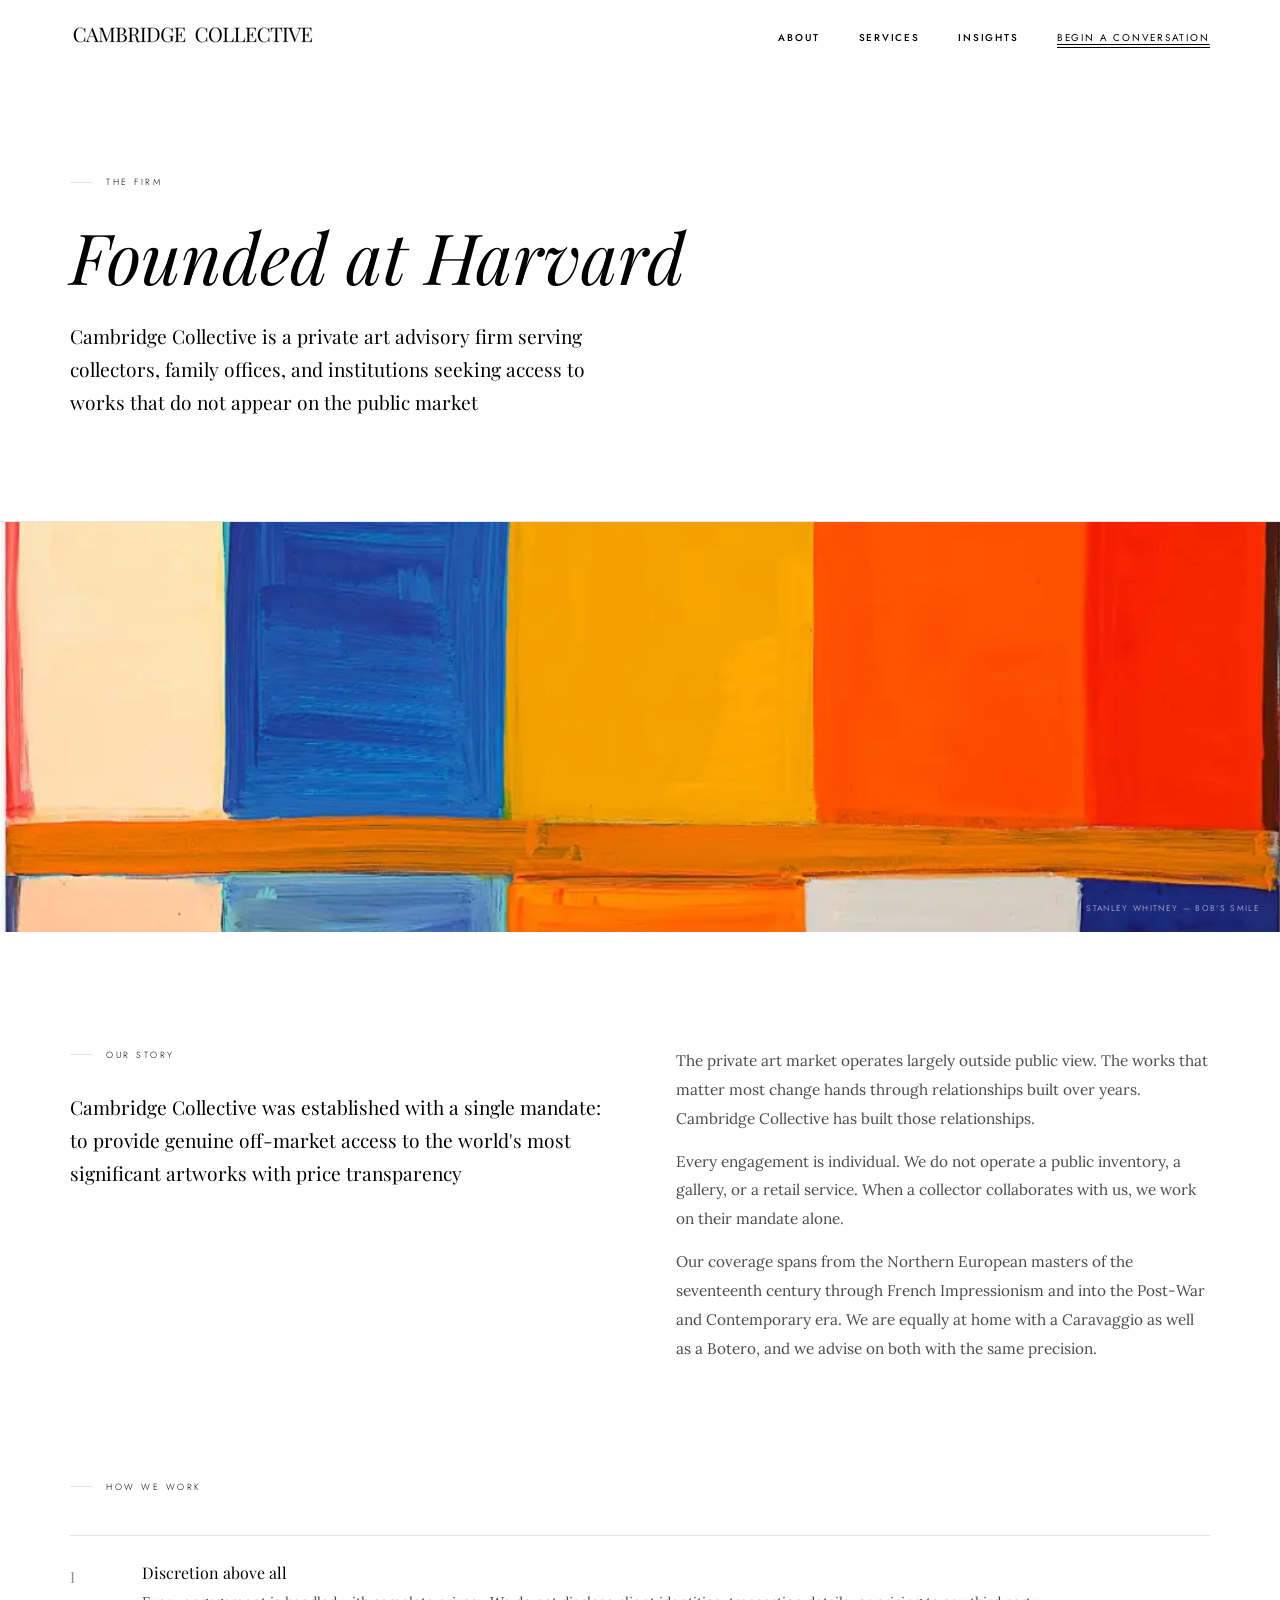
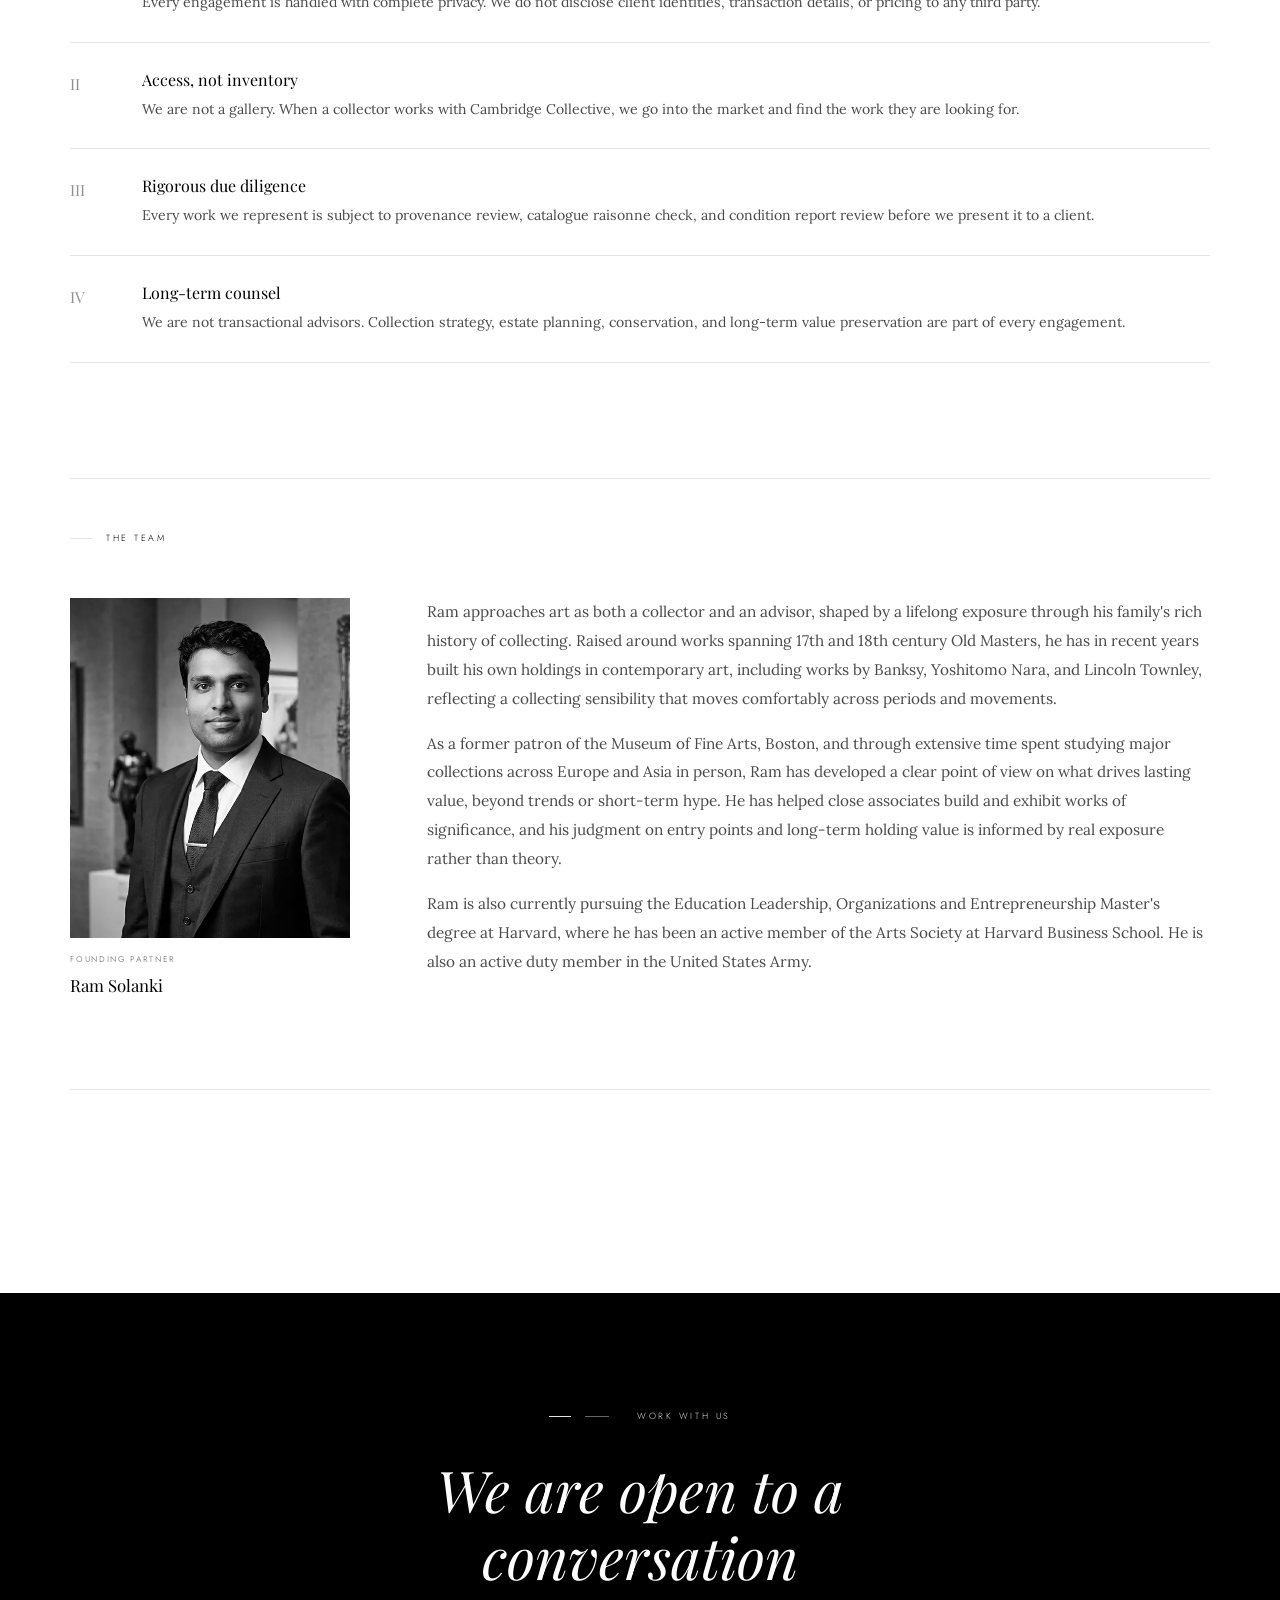
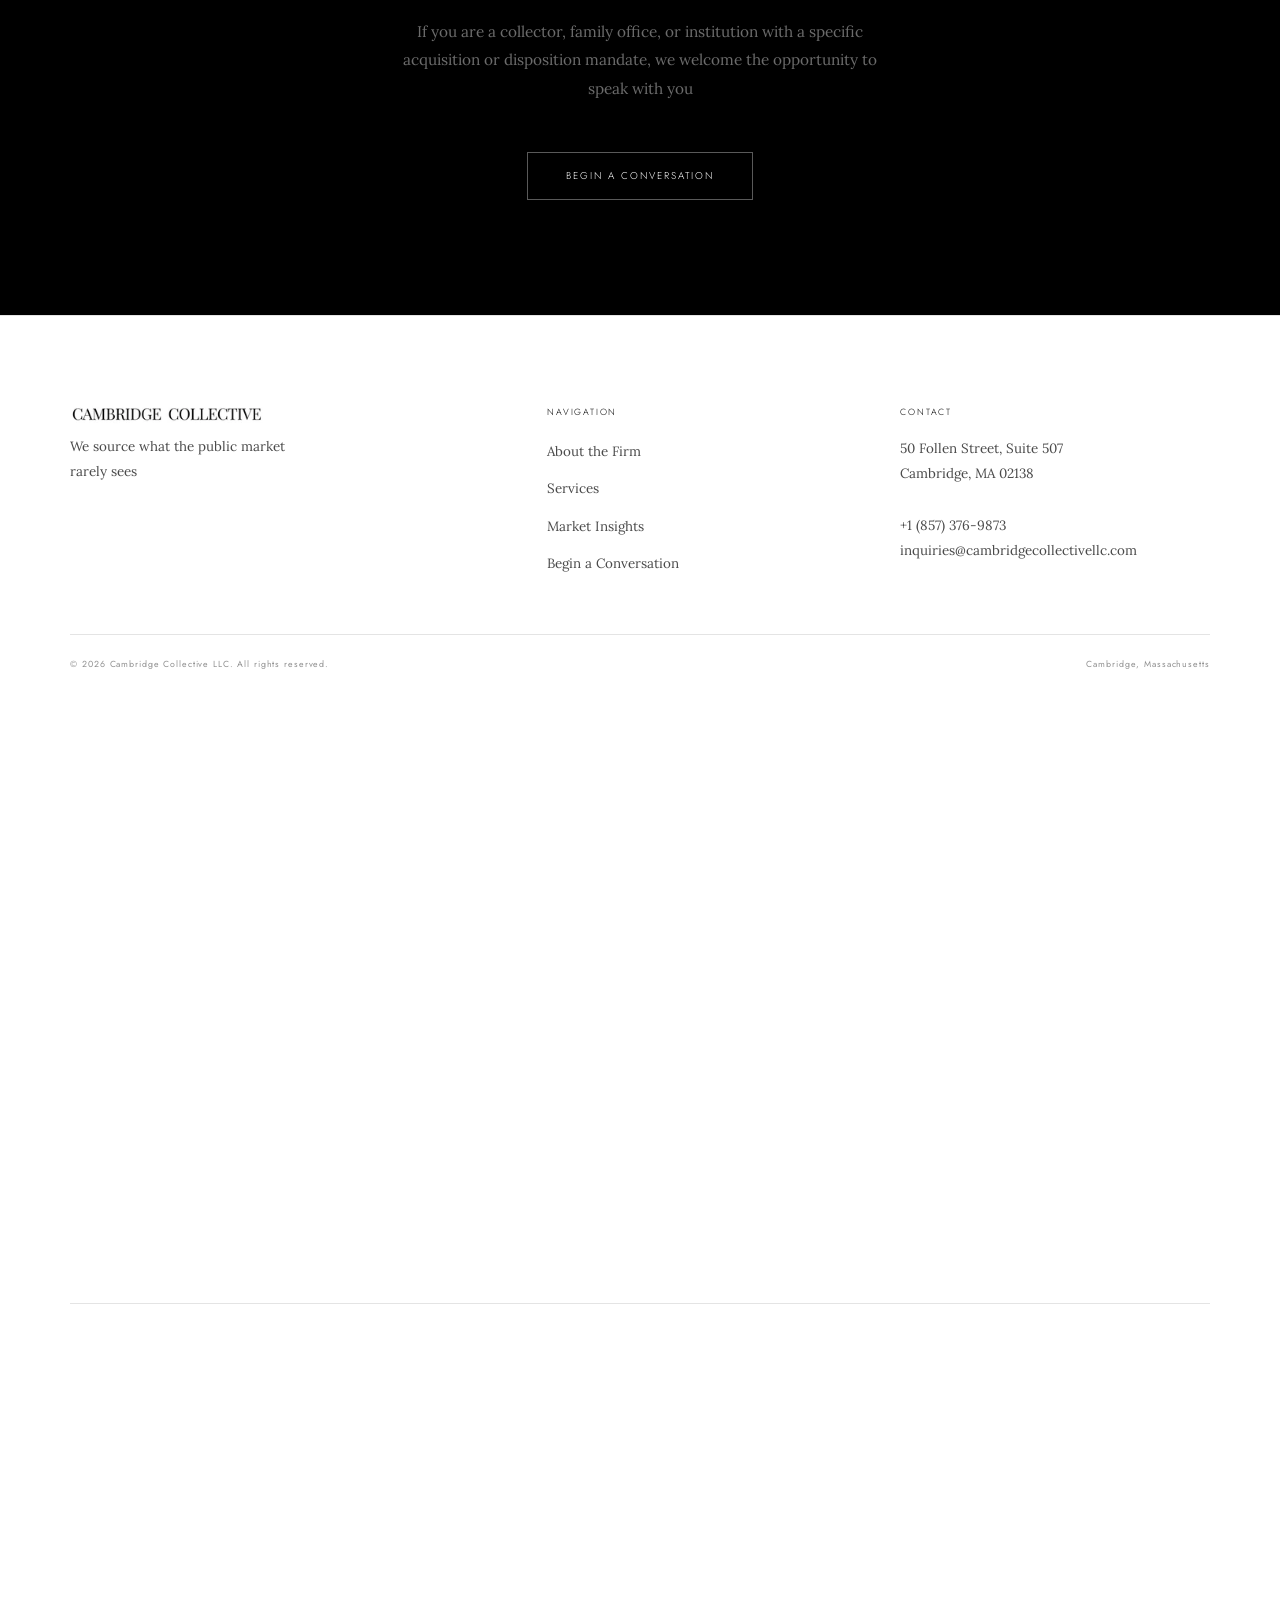
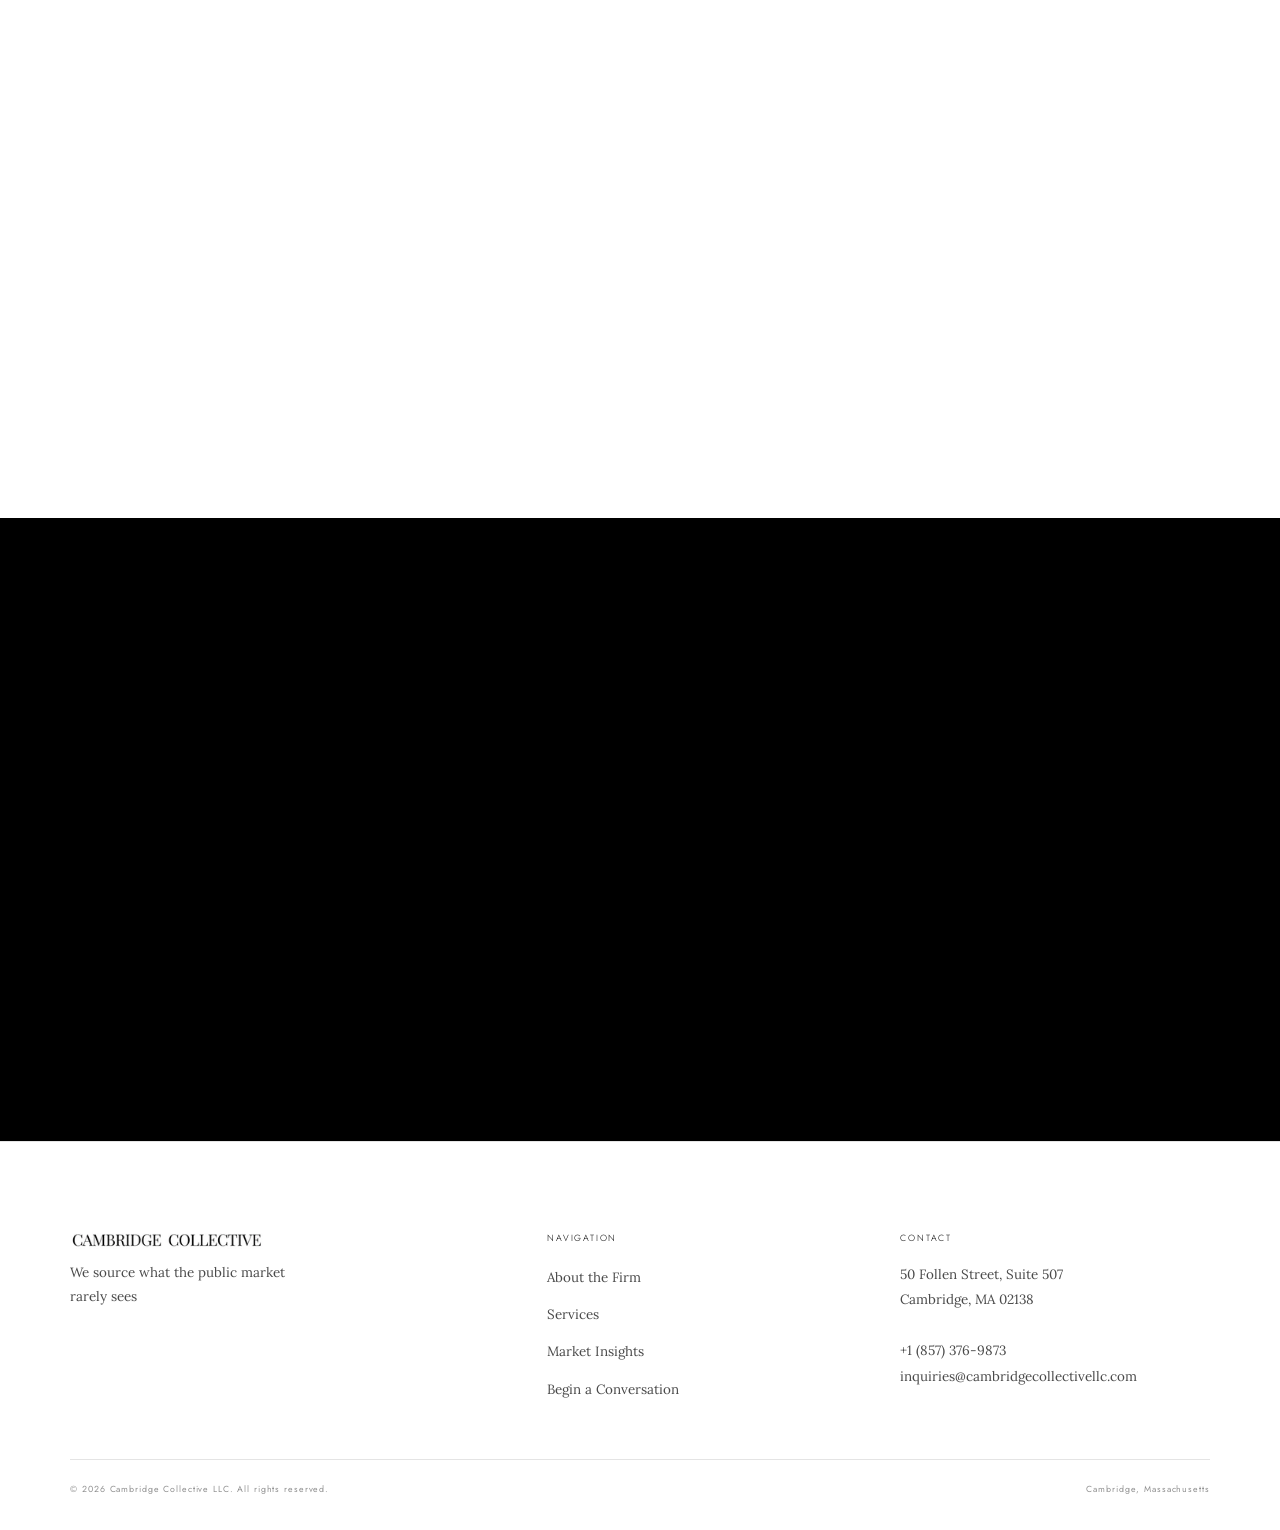
<file: about.html>
<!DOCTYPE html>
<html lang="en">
<head>
  <meta charset="UTF-8"/>
  <link rel="icon" type="image/png" href="images/favicon.png"/>
  <link rel="apple-touch-icon" href="images/favicon.png"/><meta name="robots" content="index, follow, max-image-preview:large, max-snippet:-1"/>
  <meta name="viewport" content="width=device-width, initial-scale=1.0"/>
  <title>About Cambridge Collective | Harvard-Founded Art Advisory</title>
  <meta name="description" content="Cambridge Collective is a private art advisory founded at the Harvard Innovation Labs. We help serious collectors acquire blue-chip works discreetly."/>
  <link rel="canonical" href="https://www.cambridgecollectivellc.com/about.html"/>
  <link rel="preconnect" href="https://fonts.googleapis.com"/>
  <link rel="preconnect" href="https://fonts.gstatic.com" crossorigin/>
  <link rel="preload" as="style" href="https://fonts.googleapis.com/css2?family=Playfair+Display:ital,wght@0,400;0,500;1,400;1,500&family=Lora:ital,wght@0,400;0,500;1,400&family=Jost:wght@200;300;400&display=swap" onload="this.onload=null;this.rel='stylesheet'"/>
  <noscript><link rel="stylesheet" href="https://fonts.googleapis.com/css2?family=Playfair+Display:ital,wght@0,400;0,500;1,400;1,500&family=Lora:ital,wght@0,400;0,500;1,400&family=Jost:wght@200;300;400&display=swap"/></noscript>
  <link rel="preload" as="image" href="images/stanley-whitney-840.webp" imagesrcset="images/stanley-whitney-420.webp 420w, images/stanley-whitney-640.webp 640w, images/stanley-whitney-840.webp 840w, images/stanley-whitney-1080.webp 1080w" imagesizes="100vw" fetchpriority="high"/>
  <style>
:root {
  --w: #FFFFFF;
  --blk: #000000;
  --mid: #4A4A4A;
  --dim: #909090;
  --bdr: #E4E4E4;
  --off: #F8F8F8;
  --serif: 'Playfair Display', Georgia, serif;
  --body:  'Lora', Georgia, serif;
  --sans:  'Jost', sans-serif;
  --nav-h: 72px;
  --pad:   clamp(72px, 9vw, 130px);
  --pad-s: clamp(48px, 6vw, 88px);
  --narrow: 760px;
  --gutter: clamp(24px, 5.5vw, 80px);
}
/* CLS Prevention: reserve space for hero carousel before JS/images load */
.hero-full { min-height: 100svh; min-height: 100vh; }
.hslide { contain: strict; }

*, *::before, *::after { box-sizing: border-box; margin: 0; padding: 0; }
html { scroll-behavior: smooth; }
body { background: var(--w); color: var(--blk); font-family: var(--body); font-weight: 400; line-height: 1.78; -webkit-font-smoothing: antialiased; overflow-x: hidden; }
img { display: block; max-width: 100%; }
a { color: inherit; text-decoration: none; }

/* NAV */
nav { position: fixed; inset-block-start: 0; inset-inline: 0; z-index: 200; height: var(--nav-h); display: flex; align-items: center; justify-content: space-between; padding: 0 var(--gutter); background: var(--w); border-bottom: 1px solid transparent; transition: border-color .3s; }
nav.scrolled { border-bottom-color: var(--bdr); }
.nav-brand .wordmark { font-family: var(--serif); font-weight: 400; font-size: .88rem; letter-spacing: .14em; text-transform: uppercase; display: block; line-height: 1.1; }
.nav-brand img { height:22px; width:auto; display:block; mix-blend-mode:multiply; }
.nav-brand .subtitle { display:none !important; /* hidden – logo replaces text */ font-family: var(--sans); font-weight: 200; font-size: .5rem; letter-spacing: .28em; text-transform: uppercase; color: var(--dim); display: block; margin-top: 3px; }
.nav-links { display: flex; align-items: center; gap: clamp(20px, 3vw, 52px); list-style: none; }
.nav-links a { font-family: var(--sans); font-weight: 500; font-size: .62rem; letter-spacing: .18em; text-transform: uppercase; color: #000; text-decoration: none; transition: color .2s; }
.nav-links .cta-link a { font-weight: 400; text-decoration: underline; text-underline-offset: 3px; }
.nav-links a:hover { color: var(--blk); }
.nav-links .cta-link a { color: var(--blk); border-bottom: 1px solid var(--blk); padding-bottom: 2px; }
.menu-btn { display: none; flex-direction: column; gap: 5px; background: none; border: none; cursor: pointer; padding: 8px; }
.menu-btn span { display: block; width: 22px; height: 1px; background: var(--blk); }
@media (max-width: 800px) {
  .menu-btn { display: flex; }
  .nav-links { display: none; position: fixed; inset: var(--nav-h) 0 0 0; background: var(--w); flex-direction: column; justify-content: center; gap: 36px; }
  .nav-links.open { display: flex; }
  .nav-links a { font-size: .82rem; }
}

/* TYPOGRAPHY */
.eyebrow { font-family: var(--sans); font-weight: 300; font-size: .56rem; letter-spacing: .28em; text-transform: uppercase; color: var(--dim); display: flex; align-items: center; gap: 14px; }
.eyebrow::before { content: ''; display: block; width: 22px; height: 1px; background: var(--bdr); flex-shrink: 0; }
h1.display { font-family: var(--serif); font-weight: 400; font-style: italic; font-size: clamp(2.4rem, 5.5vw, 5.6rem); line-height: 1.1; }
h2.section-title { font-family: var(--serif); font-weight: 400; font-size: clamp(1.8rem, 3.5vw, 3rem); line-height: 1.18; }
h2.section-title em { font-style: italic; }
h3 { font-family: var(--serif); font-weight: 400; font-size: clamp(1.1rem, 1.8vw, 1.45rem); line-height: 1.32; }
.body-copy { font-family: var(--body); font-size: .96rem; line-height: 1.88; color: var(--mid); }
.lead-copy { font-family: var(--serif); font-weight: 400; font-size: clamp(1rem, 1.6vw, 1.2rem); line-height: 1.72; color: var(--blk); }

/* LAYOUT */
.rule { height: 1px; background: var(--bdr); }

/* BUTTONS */
.btn { display: inline-block; font-family: var(--sans); font-size: .62rem; font-weight: 300; letter-spacing: .2em; text-transform: uppercase; cursor: pointer; }
.btn-solid { background: var(--blk); color: var(--w); padding: 14px 38px; border: 1px solid var(--blk); transition: background .2s; }
.btn-solid:hover { background: #1a1a1a; }
.btn-outline { border: 1px solid rgba(255,255,255,.35); color: var(--w); padding: 14px 38px; transition: border-color .2s; }
.btn-outline:hover { border-color: rgba(255,255,255,.9); }
.btn-ghost { border-bottom: 1px solid var(--bdr); color: var(--mid); font-family: var(--sans); padding-bottom: 3px; transition: color .2s, border-color .2s; }
.btn-ghost:hover { color: var(--blk); border-color: var(--blk); }

/* HERO SLIDESHOW */
.hero-slideshow { position: relative; width: 100%; height: 62vh; min-height: 320px; overflow: hidden; margin-top: var(--nav-h); background: #1a1a1a; }
.slide { position: absolute; inset: 0; opacity: 0; transition: opacity 1.2s ease; }
.slide.active { opacity: 1; }
.slide img { width: 100%; height: 100%; object-fit: cover; object-position: center; }
.slide-caption { position: absolute; bottom: 20px; left: 24px; font-family: var(--sans); font-size: .53rem; letter-spacing: .18em; text-transform: uppercase; color: rgba(255,255,255,.6); }
.slide-dots { position: absolute; bottom: 22px; right: 24px; display: flex; gap: 7px; }
.dot { width: 5px; height: 5px; border-radius: 50%; background: rgba(255,255,255,.35); cursor: pointer; transition: background .3s; border: none; padding: 0; }
.dot.active { background: rgba(255,255,255,.9); }

/* HERO TEXT */
.hero-text { padding: clamp(44px, 6vw, 88px) var(--gutter); border-bottom: 1px solid var(--bdr); }
.hero-text h1.display { max-width: 780px; margin-bottom: 24px; }
.hero-text .hero-sub { max-width: 420px; margin-bottom: 40px; }
.hero-actions { display: flex; align-items: center; gap: 40px; flex-wrap: wrap; }
.hero-count { display: flex; gap: 52px; margin-top: 56px; padding-top: 40px; border-top: 1px solid var(--bdr); flex-wrap: wrap; }
.hero-count-item .num { font-family: var(--serif); font-weight: 400; font-size: clamp(1.6rem, 2.8vw, 2.4rem); display: block; line-height: 1; margin-bottom: 7px; }
.hero-count-item .label { font-family: var(--sans); font-size: .55rem; letter-spacing: .2em; text-transform: uppercase; color: var(--dim); }

/* IMAGE BAND */
.img-band { width: 100%; height: clamp(240px, 32vw, 520px); overflow: hidden; position: relative; background: #d0d0d0; }
.img-band img { width: 100%; height: 100%; object-fit: cover; object-position: center; transition: transform 1.2s ease; }
.img-band:hover img { transform: scale(1.02); }
.img-band figcaption { position: absolute; bottom: 16px; right: 20px; font-family: var(--sans); font-size: .52rem; letter-spacing: .16em; text-transform: uppercase; color: rgba(255,255,255,.55); }

/* ARTWORK STRIP */
.artwork-strip { display: grid; grid-template-columns: repeat(4, 1fr); gap: 2px; }
.artwork-strip-item { aspect-ratio: 4/5; overflow: hidden; position: relative; background: #d0d0d0; }
.artwork-strip-item img { width: 100%; height: 100%; object-fit: cover; transition: transform .8s ease; }
.artwork-strip-item:hover img { transform: scale(1.05); }
.artwork-strip-item figcaption { position: absolute; bottom: 0; inset-inline: 0; padding: 32px 14px 12px; background: linear-gradient(transparent, rgba(0,0,0,.55)); font-family: var(--sans); font-size: .5rem; letter-spacing: .14em; text-transform: uppercase; color: rgba(255,255,255,.8); }
@media (max-width: 680px) { .artwork-strip { grid-template-columns: 1fr 1fr; } }

/* SERVICES PREVIEW */
.services-preview { padding: var(--pad) var(--gutter); }
.services-intro { max-width: var(--narrow); margin-bottom: clamp(44px, 5vw, 72px); }
.services-grid { display: grid; grid-template-columns: repeat(3, 1fr); border-top: 1px solid var(--bdr); }
.svc-item { padding: 48px 0; border-bottom: 1px solid var(--bdr); border-right: 1px solid var(--bdr); }
.svc-item:last-child { border-right: none; }
.svc-item:nth-child(n+2) { padding-left: 40px; }
.svc-item:nth-child(1) { padding-right: 40px; }
.svc-num { font-family: var(--serif); font-size: .78rem; color: var(--bdr); display: block; margin-bottom: 20px; }
.svc-item h3 { margin-bottom: 12px; }
.svc-item p { margin-bottom: 20px; }
.svc-link { font-family: var(--sans); font-size: .58rem; letter-spacing: .2em; text-transform: uppercase; color: var(--blk); border-bottom: 1px solid var(--blk); padding-bottom: 2px; transition: opacity .2s; }
.svc-link:hover { opacity: .5; }
@media (max-width: 880px) { .services-grid { grid-template-columns: 1fr; } .svc-item { border-right: none; padding-left: 0 !important; padding-right: 0 !important; } }

/* STATEMENT */
.statement { background: var(--blk); text-align: center; padding: var(--pad) var(--gutter); }
.statement h2 { font-family: var(--serif); font-weight: 400; font-style: italic; font-size: clamp(1.8rem, 4.5vw, 3.8rem); line-height: 1.16; color: var(--w); max-width: 800px; margin: 0 auto 28px; }
.statement .body-copy { color: rgba(255,255,255,.42); max-width: 520px; margin: 0 auto 44px; }

/* TEAM */
.team-grid { display: grid; grid-template-columns: repeat(2, 1fr); gap: 44px; max-width: 700px; }
.team-card { display: flex; flex-direction: column; }
.team-photo { width: 100%; aspect-ratio: 1/1; background: var(--off); border: 1px solid var(--bdr); display: flex; align-items: center; justify-content: center; margin-bottom: 18px; overflow: hidden; }
.team-photo img { width: 100%; height: 100%; object-fit: cover; }
.team-photo-placeholder { display: flex; flex-direction: column; align-items: center; gap: 10px; }
.team-photo-placeholder span { font-family: var(--sans); font-size: .52rem; letter-spacing: .2em; text-transform: uppercase; color: var(--dim); }
.team-role { font-family: var(--sans); font-size: .54rem; letter-spacing: .22em; text-transform: uppercase; color: var(--dim); display: block; margin-bottom: 5px; }
.team-name { font-family: var(--serif); font-size: 1.25rem; font-weight: 400; display: block; margin-bottom: 10px; }
.team-bio { font-size: .88rem; line-height: 1.82; color: var(--mid); }
@media (max-width: 760px) { .team-grid { grid-template-columns: 1fr; gap: 32px; } }

/* INSIGHTS GRID */
.insights-preview { padding: var(--pad) var(--gutter); }
.insights-header { display: flex; justify-content: space-between; align-items: flex-end; margin-bottom: clamp(40px, 5vw, 64px); }
.insights-grid { display: grid; grid-template-columns: repeat(3, 1fr); border-top: 1px solid var(--bdr); }
.insight-card { display: block; padding: 40px 0; border-bottom: 1px solid var(--bdr); border-right: 1px solid var(--bdr); transition: opacity .25s; }
.insight-card:hover { opacity: .62; }
.insight-card:last-child { border-right: none; }
.insight-card:nth-child(n+2) { padding-left: 36px; }
.insight-card:nth-child(1) { padding-right: 36px; }
.insight-card:nth-child(2) { padding-right: 36px; }
.card-img { width: 100%; aspect-ratio: 16/10; overflow: hidden; margin-bottom: 20px; background: var(--off); }
.card-img img { width: 100%; height: 100%; object-fit: cover; transition: transform .7s ease; }
.insight-card:hover .card-img img { transform: scale(1.04); }
.card-cat { font-family: var(--sans); font-size: .54rem; letter-spacing: .22em; text-transform: uppercase; color: var(--dim); display: block; margin-bottom: 9px; }
.card-title { font-family: var(--serif); font-weight: 400; font-size: clamp(.98rem, 1.5vw, 1.15rem); line-height: 1.4; margin-bottom: 11px; color: var(--blk); }
.card-excerpt { font-size: .84rem; line-height: 1.82; color: var(--mid); }
@media (max-width: 860px) { .insights-grid { grid-template-columns: 1fr; } .insight-card { border-right: none; padding-left: 0 !important; padding-right: 0 !important; } .insights-header { flex-direction: column; align-items: flex-start; gap: 20px; } }

/* FOOTER */
footer { padding: clamp(56px, 7vw, 88px) var(--gutter) 32px; border-top: 1px solid var(--bdr); }
.footer-grid { display: grid; grid-template-columns: 1.4fr 1fr 1fr; gap: 44px; margin-bottom: 48px; }
.footer-brand .wordmark { font-family: var(--serif); font-weight: 400; font-size: .88rem; letter-spacing: .14em; text-transform: uppercase; display: block; }
.footer-brand .subtitle { font-family: var(--sans); font-size: .5rem; letter-spacing: .25em; text-transform: uppercase; color: var(--dim); display: block; margin-top: 3px; margin-bottom: 16px; }
.footer-tagline { font-family: var(--body); font-size: .84rem; color: var(--mid); max-width: 220px; line-height: 1.85; }
.footer-col h5 { font-family: var(--sans); font-size: .56rem; font-weight: 300; letter-spacing: .2em; text-transform: uppercase; margin-bottom: 16px; }
.footer-col ul { list-style: none; }
.footer-col ul li { margin-bottom: 9px; }
.footer-col ul a { font-family: var(--body); font-size: .84rem; color: var(--mid); transition: color .2s; }
.footer-col ul a:hover { color: var(--blk); }
.footer-col address { font-style: normal; font-family: var(--body); font-size: .84rem; color: var(--mid); line-height: 1.9; }
.footer-col address a { color: var(--mid); transition: color .2s; }
.footer-col address a:hover { color: var(--blk); }
.footer-bottom { display: flex; justify-content: space-between; align-items: center; padding-top: 22px; border-top: 1px solid var(--bdr); font-family: var(--sans); font-size: .55rem; letter-spacing: .1em; color: var(--dim); }
@media (max-width: 760px) { .footer-grid { grid-template-columns: 1fr; gap: 32px; } .footer-bottom { flex-direction: column; gap: 8px; text-align: center; } }

/* PAGE HERO */
.page-hero { padding: calc(var(--nav-h) + clamp(56px, 8vw, 108px)) var(--gutter) clamp(56px, 8vw, 108px); border-bottom: 1px solid var(--bdr); }
.page-hero h1.display { max-width: 800px; }
.page-hero .lead-copy { max-width: 540px; margin-top: 24px; }

/* SERVICES PAGE */
.svc-full { display: grid; grid-template-columns: 240px 1fr; gap: 72px; padding: var(--pad) var(--gutter); border-bottom: 1px solid var(--bdr); }
.svc-full:last-of-type { border-bottom: none; }
.svc-sidebar .big-num { font-family: var(--serif); font-size: 5rem; line-height: 1; color: var(--bdr); display: block; margin-bottom: 20px; }
.svc-sidebar h2 { font-family: var(--serif); font-weight: 400; font-size: clamp(1.4rem, 2.3vw, 1.9rem); line-height: 1.28; }
.svc-body p { font-family: var(--body); font-size: .96rem; line-height: 1.88; color: var(--mid); margin-bottom: 16px; }
.svc-body ul { list-style: none; border-top: 1px solid var(--bdr); margin-top: 32px; }
.svc-body ul li { padding: 12px 0 12px 14px; border-bottom: 1px solid var(--bdr); font-family: var(--body); font-size: .88rem; color: var(--mid); position: relative; }
.svc-body ul li::before { content: ''; position: absolute; left: 0; top: 50%; width: 5px; height: 1px; background: var(--dim); }
@media (max-width: 780px) { .svc-full { grid-template-columns: 1fr; gap: 24px; } .svc-sidebar .big-num { font-size: 3rem; } }
.process-section { padding: var(--pad) var(--gutter); background: var(--off); }
.process-grid { display: grid; grid-template-columns: repeat(4, 1fr); border-top: 1px solid var(--bdr); margin-top: 48px; }
.process-step { padding: 32px 0; border-right: 1px solid var(--bdr); border-bottom: 1px solid var(--bdr); }
.process-step:last-child { border-right: none; }
.process-step:nth-child(n+2) { padding-left: 28px; }
.step-num { font-family: var(--sans); font-size: .55rem; letter-spacing: .2em; text-transform: uppercase; color: var(--dim); display: block; margin-bottom: 12px; }
.process-step h3 { font-size: 1rem; margin-bottom: 9px; }
.process-step p { font-family: var(--body); font-size: .84rem; color: var(--mid); line-height: 1.8; }
@media (max-width: 780px) { .process-grid { grid-template-columns: 1fr 1fr; } .process-step:nth-child(2n) { border-right: none; } .process-step:nth-child(n+2) { padding-left: 0; } .process-step:nth-child(even) { padding-left: 24px; } }

/* INSIGHTS PAGE */
.insights-page-grid { display: grid; grid-template-columns: repeat(3, 1fr); border-top: 1px solid var(--bdr); padding: 0 var(--gutter); }
.insights-page-grid .insight-card { border-right: 1px solid var(--bdr); }
.insights-page-grid .insight-card:last-child { border-right: none; }
@media (max-width: 860px) { .insights-page-grid { grid-template-columns: 1fr; } .insights-page-grid .insight-card { border-right: none; } }
.insights-page-grid-two { display: grid; grid-template-columns: repeat(2, 1fr); border-top: 1px solid var(--bdr); padding: 0 var(--gutter); }
.insights-page-grid-two .insight-card { border-right: 1px solid var(--bdr); }
.insights-page-grid-two .insight-card:last-child { border-right: none; }
@media (max-width: 680px) { .insights-page-grid-two { grid-template-columns: 1fr; } .insights-page-grid-two .insight-card { border-right: none; } }

/* ARTICLE */
.article-hero { padding: calc(var(--nav-h) + 64px) var(--gutter) 64px; border-bottom: 1px solid var(--bdr); max-width: calc(var(--narrow) + var(--gutter) * 2); }
.article-cat { font-family: var(--sans); font-size: .55rem; letter-spacing: .25em; text-transform: uppercase; color: var(--dim); display: block; margin-bottom: 20px; }
.article-hero h1 { font-family: var(--serif); font-weight: 400; font-style: italic; font-size: clamp(2rem, 4.5vw, 4rem); line-height: 1.12; margin-bottom: 22px; }
.article-meta { font-family: var(--sans); font-size: .58rem; letter-spacing: .15em; color: var(--dim); }
.article-img { width: 100%; height: clamp(260px, 38vw, 580px); overflow: hidden; background: var(--off); }
.article-img img { width: 100%; height: 100%; object-fit: cover; }
.article-img figcaption { font-family: var(--sans); font-size: .52rem; letter-spacing: .15em; text-transform: uppercase; color: var(--dim); padding: 10px var(--gutter) 0; }
.article-body { max-width: calc(var(--narrow) + var(--gutter) * 2); margin: 0 auto; padding: var(--pad) var(--gutter); }
.article-body .lead-copy { margin-bottom: 30px; }
.article-body h2 { font-family: var(--serif); font-weight: 400; font-size: clamp(1.4rem, 2.5vw, 2rem); margin-top: 52px; margin-bottom: 16px; }
.article-body p { font-family: var(--body); font-size: 1.04rem; line-height: 1.9; color: var(--mid); margin-bottom: 18px; }
.article-mid-img { width: 100%; height: clamp(200px, 26vw, 400px); overflow: hidden; margin: 44px 0; background: var(--off); }
.article-mid-img img { width: 100%; height: 100%; object-fit: cover; }
.article-mid-img figcaption { font-family: var(--sans); font-size: .52rem; letter-spacing: .15em; text-transform: uppercase; color: var(--dim); padding-top: 9px; }
.stat-callout { border-top: 1px solid var(--bdr); border-bottom: 1px solid var(--bdr); padding: 32px 0; margin: 44px 0; display: grid; grid-template-columns: repeat(3, 1fr); gap: 20px; text-align: center; }
.stat-callout .stat-num { font-family: var(--serif); font-weight: 400; font-size: clamp(1.8rem, 3vw, 2.6rem); display: block; line-height: 1; margin-bottom: 7px; }
.stat-callout .stat-lbl { font-family: var(--sans); font-size: .58rem; letter-spacing: .16em; text-transform: uppercase; color: var(--dim); }
@media (max-width: 580px) { .stat-callout { grid-template-columns: 1fr; } }
.article-footer { padding: var(--pad-s) var(--gutter); border-top: 1px solid var(--bdr); display: flex; justify-content: space-between; align-items: center; flex-wrap: wrap; gap: 22px; }
.article-footer-label { font-family: var(--sans); font-size: .55rem; letter-spacing: .22em; text-transform: uppercase; color: var(--dim); margin-bottom: 7px; display: block; }

/* CHART WRAPPER */
.chart-wrap { margin: 44px 0; padding: 32px; background: var(--off); border: 1px solid var(--bdr); }
.chart-wrap .chart-title { font-family: var(--sans); font-size: .6rem; letter-spacing: .2em; text-transform: uppercase; color: var(--dim); margin-bottom: 24px; display: block; }
.chart-source { font-family: var(--sans); font-size: .55rem; color: var(--dim); letter-spacing: .08em; margin-top: 12px; }

/* ABOUT */
.about-body { padding: var(--pad) var(--gutter); }
.about-two-col { display: grid; grid-template-columns: 1fr 1fr; gap: 72px; align-items: start; }
@media (max-width: 860px) { .about-two-col { grid-template-columns: 1fr; gap: 40px; } }
.principle-list { margin-top: 48px; }
.principle { display: grid; grid-template-columns: 52px 1fr; gap: 20px; padding: 26px 0; border-top: 1px solid var(--bdr); }
.principle:last-child { border-bottom: 1px solid var(--bdr); }
.principle-num { font-family: var(--serif); font-size: .95rem; color: var(--dim); padding-top: 2px; }
.principle h3 { font-size: 1rem; margin-bottom: 7px; }
.principle p { font-family: var(--body); font-size: .88rem; color: var(--mid); line-height: 1.82; }

/* CONTACT */
.contact-split { display: grid; grid-template-columns: 1fr 1fr; border-top: 1px solid var(--bdr); }
.contact-left { padding: var(--pad) var(--gutter) var(--pad) 0; }
.contact-right { padding: var(--pad) 0 var(--pad) var(--gutter); border-left: 1px solid var(--bdr); }
@media (max-width: 860px) { .contact-split { grid-template-columns: 1fr; } .contact-right { border-left: none; border-top: 1px solid var(--bdr); padding: var(--pad-s) 0 0; } .contact-left { padding-right: 0; } }
.form-field { margin-bottom: 24px; }
.form-field label { display: block; font-family: var(--sans); font-size: .55rem; letter-spacing: .2em; text-transform: uppercase; color: var(--dim); margin-bottom: 9px; }
.form-field input, .form-field select, .form-field textarea { width: 100%; background: transparent; border: none; border-bottom: 1px solid var(--bdr); padding: 9px 0; font-family: var(--body); font-size: .9rem; color: var(--blk); outline: none; transition: border-color .2s; border-radius: 0; -webkit-appearance: none; appearance: none; }
.form-field input:focus, .form-field select:focus, .form-field textarea:focus { border-bottom-color: var(--blk); }
.form-field textarea { min-height: 96px; resize: vertical; line-height: 1.65; }
.form-note { font-family: var(--body); font-size: .72rem; color: var(--dim); line-height: 1.7; margin-top: 20px; font-style: italic; }

/* FADE UP */
.fade-up { opacity: 0; transform: translateY(20px); transition: opacity .7s ease, transform .7s ease; }
.fade-up.visible { opacity: 1; transform: translateY(0); }
.fade-up:nth-child(2) { transition-delay: .07s; }
.fade-up:nth-child(3) { transition-delay: .14s; }
.fade-up:nth-child(4) { transition-delay: .21s; }
  </style>
  <meta name="keywords" content="Cambridge Collective, private art advisory, Harvard art advisor, blue chip art advisor, art collection management, off-market art acquisitions"/>
  <meta property="og:title" content="About Cambridge Collective | Harvard-Founded Art Advisory"/>
  <meta property="og:description" content="Cambridge Collective is a private art advisory founded at the Harvard Innovation Labs. We help serious collectors acquire blue-chip works discreetly."/>
  <meta property="og:type" content="website"/>
  <meta property="og:url" content="https://www.cambridgecollectivellc.com/about.html"/>
  <meta property="og:site_name" content="Cambridge Collective"/>
  <meta name="twitter:card" content="summary"/>
  <meta name="twitter:title" content="About Cambridge Collective | Harvard-Founded Art Advisory"/>
  <meta name="twitter:description" content="Cambridge Collective is a private art advisory founded at the Harvard Innovation Labs. We help serious collectors acquire blue-chip works discreetly."/>
<script type="application/ld+json">
{
  "@context": "https://schema.org",
  "@graph": [
    {
      "@type": "AboutPage",
      "@id": "https://www.cambridgecollectivellc.com/about.html#webpage",
      "url": "https://www.cambridgecollectivellc.com/about.html",
      "name": "About Cambridge Collective | Harvard-Founded Art Advisory",
      "isPartOf": {"@id": "https://www.cambridgecollectivellc.com/#website"},
      "about": {"@id": "https://www.cambridgecollectivellc.com/#organization"},
      "description": "Cambridge Collective was founded at the Harvard Innovation Labs at Harvard Business School by Ram Solanki."
    },
    {
      "@type": "BreadcrumbList",
      "itemListElement": [
        {"@type": "ListItem", "position": 1, "name": "Home", "item": "https://www.cambridgecollectivellc.com/"},
        {"@type": "ListItem", "position": 2, "name": "About", "item": "https://www.cambridgecollectivellc.com/about.html"}
      ]
    },
    {
      "@type": "Person",
      "@id": "https://www.cambridgecollectivellc.com/#ram-solanki",
      "name": "Ram Solanki",
      "jobTitle": "Founding Partner",
      "worksFor": {"@id": "https://www.cambridgecollectivellc.com/#organization"},
      "url": "https://www.cambridgecollectivellc.com/about.html",
      "image": "https://www.cambridgecollectivellc.com/images/team-ram.jpg",
      "description": "Founding Partner at Cambridge Collective. Collector with family background in 17th–18th century Old Masters; former patron of the Museum of Fine Arts, Boston; pursuing graduate study at Harvard.",
      "alumniOf": {"@type": "EducationalOrganization", "name": "Harvard University"},
      "affiliation": {"@id": "https://www.cambridgecollectivellc.com/#organization"}
    }
  ]
}
</script>
</head>
<body>
<nav id="nav">
  <a href="/" class="nav-brand"><img width="500" height="56" srcset="images/logo-250.webp 250w, images/logo-500.webp 500w" sizes="247px" src="images/logo-500.webp" alt="Cambridge Collective" style="height:28px;width:auto;display:block;" decoding="async"/></a>
  <button class="menu-btn" aria-label="Menu"><span></span><span></span></button>
  <ul class="nav-links">
    <li><a href="about.html" style="color:var(--blk);">About</a></li>
    <li><a href="services.html">Services</a></li>
    <li><a href="insights.html">Insights</a></li>
    <li class="cta-link"><a href="contact.html">Begin a Conversation</a></li>
  </ul>
</nav>

<header class="page-hero fade-up">
  <p class="eyebrow" style="margin-bottom:28px;color:#000;">The Firm</p>
  <h1 class="display">Founded at Harvard</h1>
  <p class="lead-copy">Cambridge Collective is a private art advisory firm serving collectors, family offices, and institutions seeking access to works that do not appear on the public market</p>
</header>

<figure class="img-band fade-up">
  <img srcset="images/stanley-whitney-420.webp 420w, images/stanley-whitney-640.webp 640w, images/stanley-whitney-840.webp 840w, images/stanley-whitney-1080.webp 1080w" sizes="100vw" src="images/stanley-whitney-840.webp" alt="Stanley Whitney, Bob's Smile" loading="lazy" width="1080" height="1071" decoding="async"/>
  <figcaption>Stanley Whitney — Bob's Smile</figcaption>
</figure>

<section class="about-body">
  <div class="about-two-col">
    <div class="fade-up">
      <p class="eyebrow" style="margin-bottom:28px;color:#000;">Our Story</p>
      <p class="lead-copy">Cambridge Collective was established with a single mandate: to provide genuine off-market access to the world's most significant artworks with price transparency</p>
    </div>
    <div class="fade-up">
      <p class="body-copy">The private art market operates largely outside public view. The works that matter most change hands through relationships built over years. Cambridge Collective has built those relationships.</p>
      <p class="body-copy" style="margin-top:14px;">Every engagement is individual. We do not operate a public inventory, a gallery, or a retail service. When a collector collaborates with us, we work on their mandate alone.</p>
      <p class="body-copy" style="margin-top:14px;">Our coverage spans from the Northern European masters of the seventeenth century through French Impressionism and into the Post-War and Contemporary era. We are equally at home with a Caravaggio as well as a Botero, and we advise on both with the same precision.</p>
    </div>
  </div>

  <div class="principle-list" style="margin-top:var(--pad);">
    <p class="eyebrow fade-up" style="margin-bottom:40px;color:#000;">How We Work</p>
    <div class="principle fade-up">
      <span class="principle-num">I</span>
      <div><h3>Discretion above all</h3><p class="body-copy">Every engagement is handled with complete privacy. We do not disclose client identities, transaction details, or pricing to any third party.</p></div>
    </div>
    <div class="principle fade-up">
      <span class="principle-num">II</span>
      <div><h3>Access, not inventory</h3><p class="body-copy">We are not a gallery. When a collector works with Cambridge Collective, we go into the market and find the work they are looking for.</p></div>
    </div>
    <div class="principle fade-up">
      <span class="principle-num">III</span>
      <div><h3>Rigorous due diligence</h3><p class="body-copy">Every work we represent is subject to provenance review, catalogue raisonne check, and condition report review before we present it to a client.</p></div>
    </div>
    <div class="principle fade-up">
      <span class="principle-num">IV</span>
      <div><h3>Long-term counsel</h3><p class="body-copy">We are not transactional advisors. Collection strategy, estate planning, conservation, and long-term value preservation are part of every engagement.</p></div>
    </div>
  </div>
</section>
<section style="padding:0 var(--gutter) var(--pad);">
  <div class="rule" style="margin:0 0 clamp(36px,4vw,56px);"></div>
  <p class="eyebrow fade-up" style="margin-bottom:52px;color:#000;">The Team</p>

  <!-- RAM -->
  <div class="fade-up" style="display:grid;grid-template-columns:280px 1fr;gap:clamp(40px,6vw,80px);align-items:start;margin-bottom:clamp(52px,7vw,88px);padding-bottom:clamp(52px,7vw,88px);border-bottom:1px solid var(--bdr);">
    <div>
      <div style="width:280px;height:340px;overflow:hidden;">
        <img srcset="images/team-ram-420.webp 420w, images/team-ram-700.webp 700w, images/team-ram-840.webp 840w" sizes="(max-width: 760px) 100vw, 50vw" src="images/team-ram-840.webp" alt="Ram Solanki" style="width:100%;height:100%;object-fit:cover;object-position:center center;filter:grayscale(100%);" loading="lazy" width="840" height="804" decoding="async"/>
      </div>
      <span style="font-family:'Jost',sans-serif;font-size:.52rem;letter-spacing:.2em;text-transform:uppercase;color:#909090;display:block;margin-top:14px;">Founding Partner</span>
      <span style="font-family:'Playfair Display',serif;font-size:1.05rem;font-weight:400;display:block;margin-top:4px;">Ram Solanki</span>
    </div>
    <div>
      <p class="body-copy" style="margin-bottom:16px;">Ram approaches art as both a collector and an advisor, shaped by a lifelong exposure through his family's rich history of collecting. Raised around works spanning 17th and 18th century Old Masters, he has in recent years built his own holdings in contemporary art, including works by Banksy, Yoshitomo Nara, and Lincoln Townley, reflecting a collecting sensibility that moves comfortably across periods and movements.</p>
      <p class="body-copy" style="margin-bottom:16px;">As a former patron of the Museum of Fine Arts, Boston, and through extensive time spent studying major collections across Europe and Asia in person, Ram has developed a clear point of view on what drives lasting value, beyond trends or short-term hype. He has helped close associates build and exhibit works of significance, and his judgment on entry points and long-term holding value is informed by real exposure rather than theory.</p>
      <p class="body-copy">Ram is also currently pursuing the Education Leadership, Organizations and Entrepreneurship Master's degree at Harvard, where he has been an active member of the Arts Society at Harvard Business School. He is also an active duty member in the United States Army.</p>
    </div>
  </div>

  
  

  

  <style>
    @media(max-width:680px){
      .fade-up[style*="grid-template-columns:280px"]{
        grid-template-columns:1fr !important;
      }
      .fade-up[style*="grid-template-columns:280px"] > div:first-child > div[style*="width:280px"]{
        width:100% !important;
        height:280px !important;
      }
    }
  </style>

</section>

<section class="statement">
  <p class="eyebrow fade-up" style="justify-content:center;color:rgba(255,255,255,.88);margin-bottom:32px;"><span style="display:inline-block;width:24px;height:1px;background:rgba(255,255,255,.4);margin-right:14px;vertical-align:middle;"></span>Work With Us</p>
  <h2 class="fade-up">We are open to a<br><em>conversation</em></h2>
  <p class="body-copy fade-up" style="color:rgba(255,255,255,.42);max-width:480px;margin:0 auto 48px;">If you are a collector, family office, or institution with a specific acquisition or disposition mandate, we welcome the opportunity to speak with you</p>
  <a href="contact.html" class="btn btn-outline fade-up">Begin a Conversation</a>
</section>

<footer>
  <div class="footer-grid">
    <div class="footer-brand"><img width="500" height="56" srcset="images/logo-250.webp 250w, images/logo-500.webp 500w" sizes="194px" src="images/logo-500.webp" alt="Cambridge Collective" style="height:22px;width:auto;display:block;margin-bottom:8px;" decoding="async"/><p class="footer-tagline">We source what the public market rarely sees</p></div>
    <div class="footer-col"><h5>Navigation</h5><ul><li><a href="about.html">About the Firm</a></li><li><a href="services.html">Services</a></li><li><a href="insights.html">Market Insights</a></li><li><a href="contact.html">Begin a Conversation</a></li></ul></div>
    <div class="footer-col"><h5>Contact</h5><address>50 Follen Street, Suite 507<br>Cambridge, MA 02138<br><br><a href="tel:+18573769873">+1 (857) 376-9873</a><br><a href="mailto:inquiries@cambridgecollectivellc.com">inquiries@cambridgecollectivellc.com</a></address></div>
  </div>
  <div class="footer-bottom"><span>&copy; 2026 Cambridge Collective LLC. All rights reserved.</span><span>Cambridge, Massachusetts</span></div>
</footer>
<script>
const nav=document.getElementById('nav');
window.addEventListener('scroll',()=>nav.classList.toggle('scrolled',scrollY>20));
document.querySelector('.menu-btn').addEventListener('click',()=>document.querySelector('.nav-links').classList.toggle('open'));
const io=new IntersectionObserver(e=>{e.forEach(x=>{if(x.isIntersecting)x.target.classList.add('visible')})},{threshold:0.07});
document.querySelectorAll('.fade-up').forEach(el=>io.observe(el));
</script>
<!-- Analytics: GA4 + HubSpot, injected after window load to keep the main thread free during page load -->
<script>
  window.dataLayer = window.dataLayer || [];
  function gtag(){dataLayer.push(arguments);}
  gtag('js', new Date());
  gtag('config', 'G-GPB1CGBKZX');
  window.addEventListener('load', function () {
    setTimeout(function () {
      var g = document.createElement('script');
      g.src = 'https://www.googletagmanager.com/gtag/js?id=G-GPB1CGBKZX';
      g.async = true; document.body.appendChild(g);
      var h = document.createElement('script');
      h.src = 'https://js-na2.hs-scripts.com/245288613.js';
      h.id = 'hs-script-loader'; h.async = true; h.defer = true;
      document.body.appendChild(h);
    }, 0);
  });
</script>
</body>
</html>

  <div class="principle-list" style="margin-top:var(--pad);">
    <p class="eyebrow fade-up" style="margin-bottom:40px;color:#000;">How We Work</p>
    <div class="principle fade-up">
      <span class="principle-num">I</span>
      <div><h3>Discretion above all</h3><p class="body-copy">Every engagement is handled with complete privacy. We do not disclose client identities, transaction details, or pricing to any third party.</p></div>
    </div>
    <div class="principle fade-up">
      <span class="principle-num">II</span>
      <div><h3>Access, not inventory</h3><p class="body-copy">We are not a gallery. When a collector works with Cambridge Collective, we go into the market and find the work they are looking for.</p></div>
    </div>
    <div class="principle fade-up">
      <span class="principle-num">III</span>
      <div><h3>Rigorous due diligence</h3><p class="body-copy">Every work we represent is subject to provenance review, catalogue raisonne check, and condition report review before we present it to a client.</p></div>
    </div>
    <div class="principle fade-up">
      <span class="principle-num">IV</span>
      <div><h3>Long-term counsel</h3><p class="body-copy">We are not transactional advisors. Collection strategy, estate planning, conservation, and long-term value preservation are part of every engagement.</p></div>
    </div>
  </div>
</section>
<section style="padding:0 var(--gutter) var(--pad);">
  <div class="rule" style="margin:0 0 clamp(36px,4vw,56px);"></div>
  <p class="eyebrow fade-up" style="margin-bottom:52px;color:#000;">The Team</p>

  <!-- RAM -->
  <div class="fade-up" style="display:grid;grid-template-columns:280px 1fr;gap:clamp(40px,6vw,80px);align-items:start;margin-bottom:clamp(52px,7vw,88px);padding-bottom:clamp(52px,7vw,88px);border-bottom:1px solid var(--bdr);">
    <div>
      <div style="width:280px;height:340px;overflow:hidden;">
        <img srcset="images/team-ram-420.webp 420w, images/team-ram-700.webp 700w, images/team-ram-840.webp 840w" sizes="(max-width: 760px) 100vw, 50vw" src="images/team-ram-840.webp" alt="Ram Solanki" style="width:100%;height:100%;object-fit:cover;object-position:center center;filter:grayscale(100%);" loading="lazy" width="840" height="804" decoding="async"/>
      </div>
      <span style="font-family:'Jost',sans-serif;font-size:.52rem;letter-spacing:.2em;text-transform:uppercase;color:#909090;display:block;margin-top:14px;">Founding Partner</span>
      <span style="font-family:'Playfair Display',serif;font-size:1.05rem;font-weight:400;display:block;margin-top:4px;">Ram Solanki</span>
    </div>
    <div>
      <p class="body-copy" style="margin-bottom:16px;">Ram approaches art as both a collector and an advisor, shaped by a lifelong exposure through his family's rich history of collecting. Raised around works spanning 17th and 18th century Old Masters, he has in recent years built his own holdings in contemporary art, including works by Banksy, Yoshitomo Nara, and Lincoln Townley, reflecting a collecting sensibility that moves comfortably across periods and movements.</p>
      <p class="body-copy" style="margin-bottom:16px;">As a former patron of the Museum of Fine Arts, Boston, and through extensive time spent studying major collections across Europe and Asia in person, Ram has developed a clear point of view on what drives lasting value, beyond trends or short-term hype. He has helped close associates build and exhibit works of significance, and his judgment on entry points and long-term holding value is informed by real exposure rather than theory.</p>
      <p class="body-copy">Ram is also currently pursuing the Education Leadership, Organizations and Entrepreneurship Master's degree at Harvard, where he has been an active member of the Arts Society at Harvard Business School. He is also an active duty member in the United States Army.</p>
    </div>
  </div>

  
  

  

  <style>
    @media(max-width:680px){
      .fade-up[style*="grid-template-columns:280px"]{
        grid-template-columns:1fr !important;
      }
      .fade-up[style*="grid-template-columns:280px"] > div:first-child > div[style*="width:280px"]{
        width:100% !important;
        height:280px !important;
      }
    }
  </style>

</section>

<section class="statement">
  <p class="eyebrow fade-up" style="justify-content:center;color:rgba(255,255,255,.88);margin-bottom:32px;"><span style="display:inline-block;width:24px;height:1px;background:rgba(255,255,255,.4);margin-right:14px;vertical-align:middle;"></span>Work With Us</p>
  <h2 class="fade-up">We are open to a<br><em>conversation</em></h2>
  <p class="body-copy fade-up" style="color:rgba(255,255,255,.42);max-width:480px;margin:0 auto 48px;">If you are a collector, family office, or institution with a specific acquisition or disposition mandate, we welcome the opportunity to speak with you</p>
  <a href="contact.html" class="btn btn-outline fade-up">Begin a Conversation</a>
</section>

<footer>
  <div class="footer-grid">
    <div class="footer-brand"><img width="500" height="56" srcset="images/logo-250.webp 250w, images/logo-500.webp 500w" sizes="194px" src="images/logo-500.webp" alt="Cambridge Collective" style="height:22px;width:auto;display:block;margin-bottom:8px;" decoding="async"/><p class="footer-tagline">We source what the public market rarely sees</p></div>
    <div class="footer-col"><h5>Navigation</h5><ul><li><a href="about.html">About the Firm</a></li><li><a href="services.html">Services</a></li><li><a href="insights.html">Market Insights</a></li><li><a href="contact.html">Begin a Conversation</a></li></ul></div>
    <div class="footer-col"><h5>Contact</h5><address>50 Follen Street, Suite 507<br>Cambridge, MA 02138<br><br><a href="tel:+18573769873">+1 (857) 376-9873</a><br><a href="mailto:inquiries@cambridgecollectivellc.com">inquiries@cambridgecollectivellc.com</a></address></div>
  </div>
  <div class="footer-bottom"><span>&copy; 2026 Cambridge Collective LLC. All rights reserved.</span><span>Cambridge, Massachusetts</span></div>
</footer>
<script>
const nav=document.getElementById('nav');
window.addEventListener('scroll',()=>nav.classList.toggle('scrolled',scrollY>20));
document.querySelector('.menu-btn').addEventListener('click',()=>document.querySelector('.nav-links').classList.toggle('open'));
const io=new IntersectionObserver(e=>{e.forEach(x=>{if(x.isIntersecting)x.target.classList.add('visible')})},{threshold:0.07});
document.querySelectorAll('.fade-up').forEach(el=>io.observe(el));
</script>
</body>
</html>
</file>
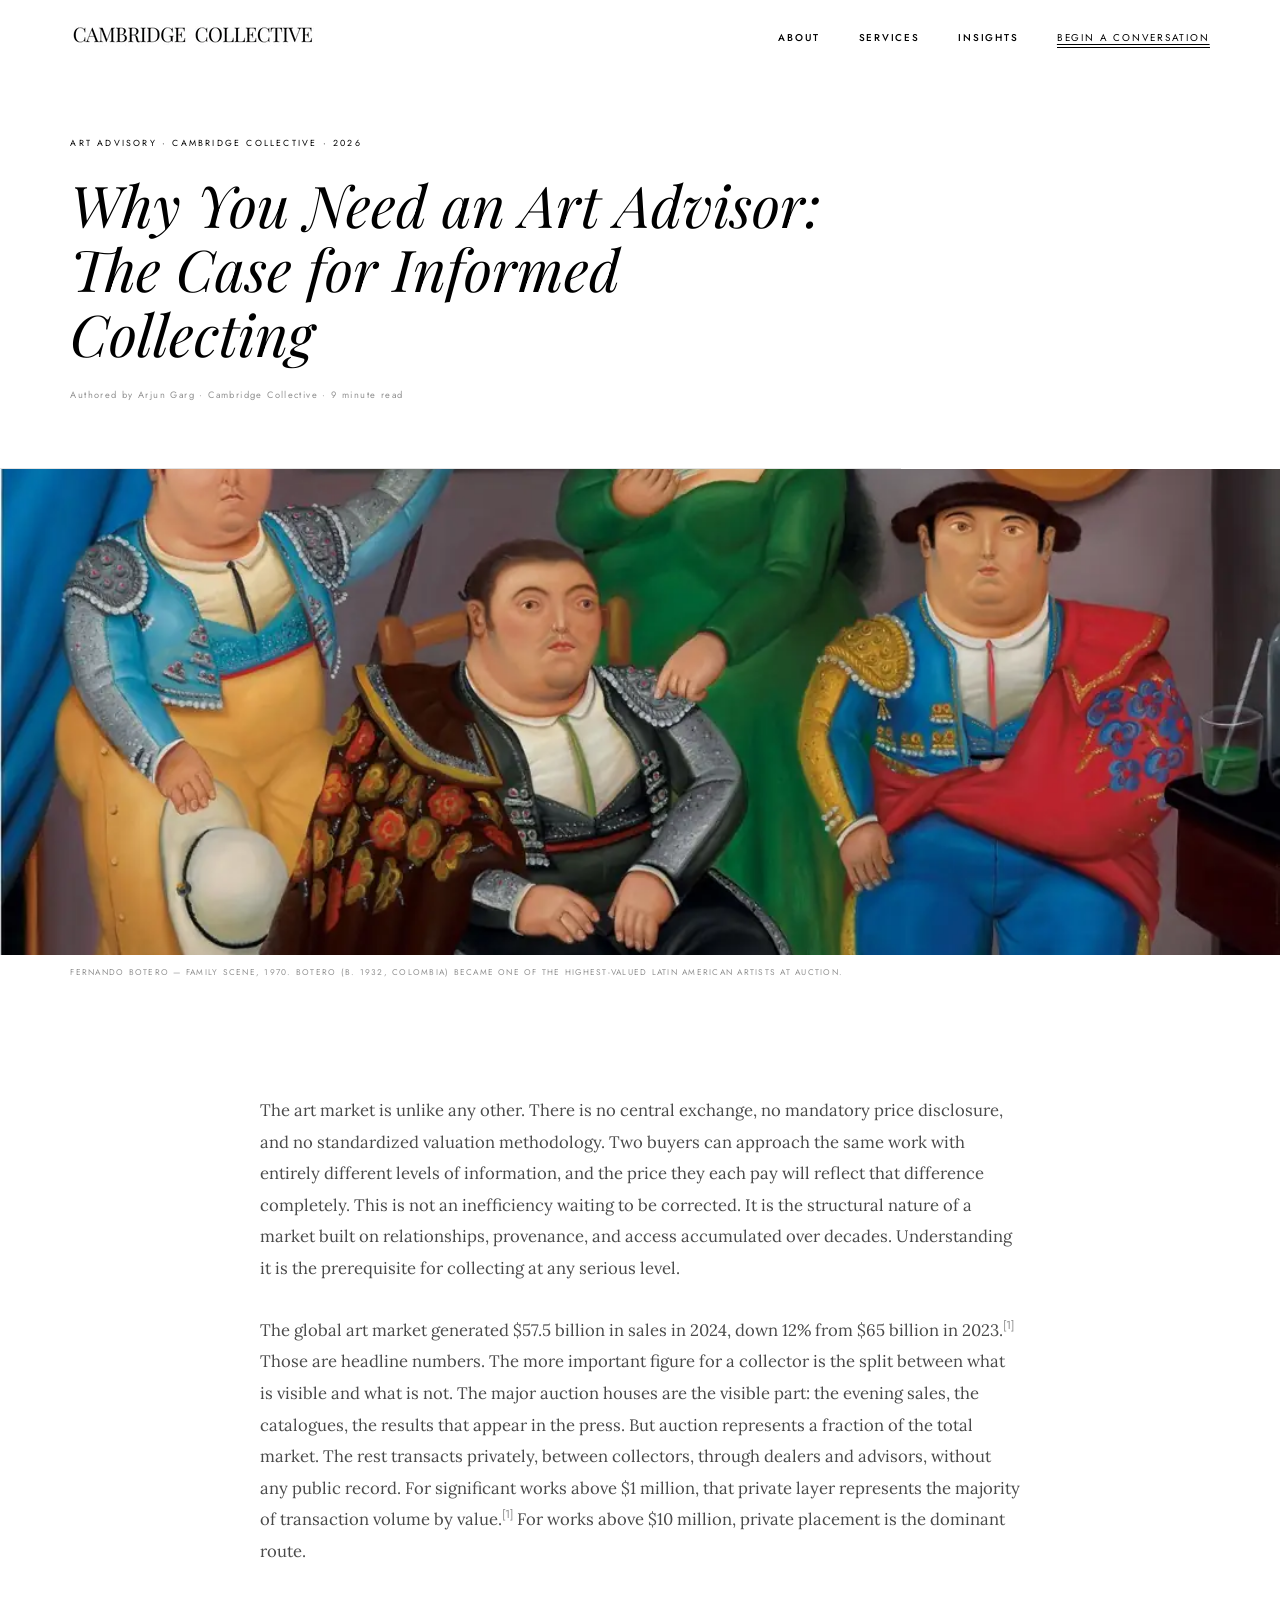
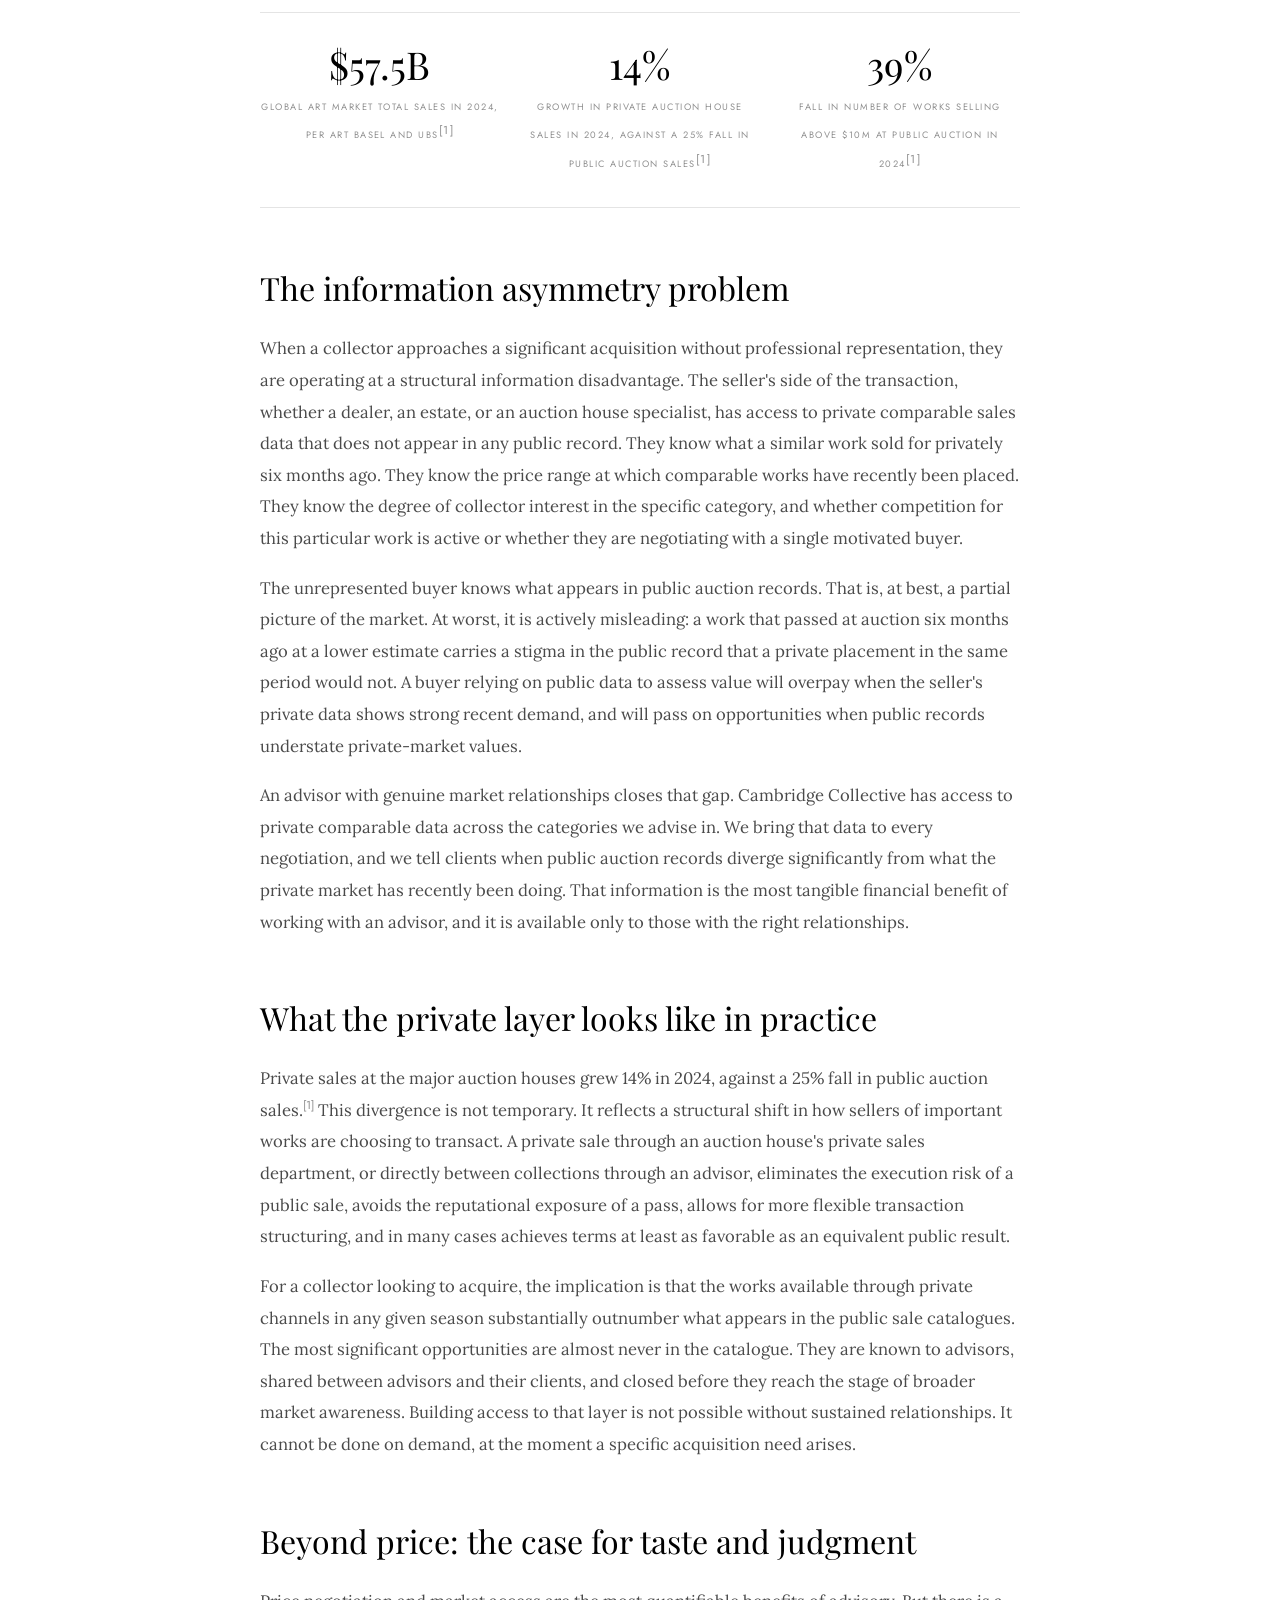
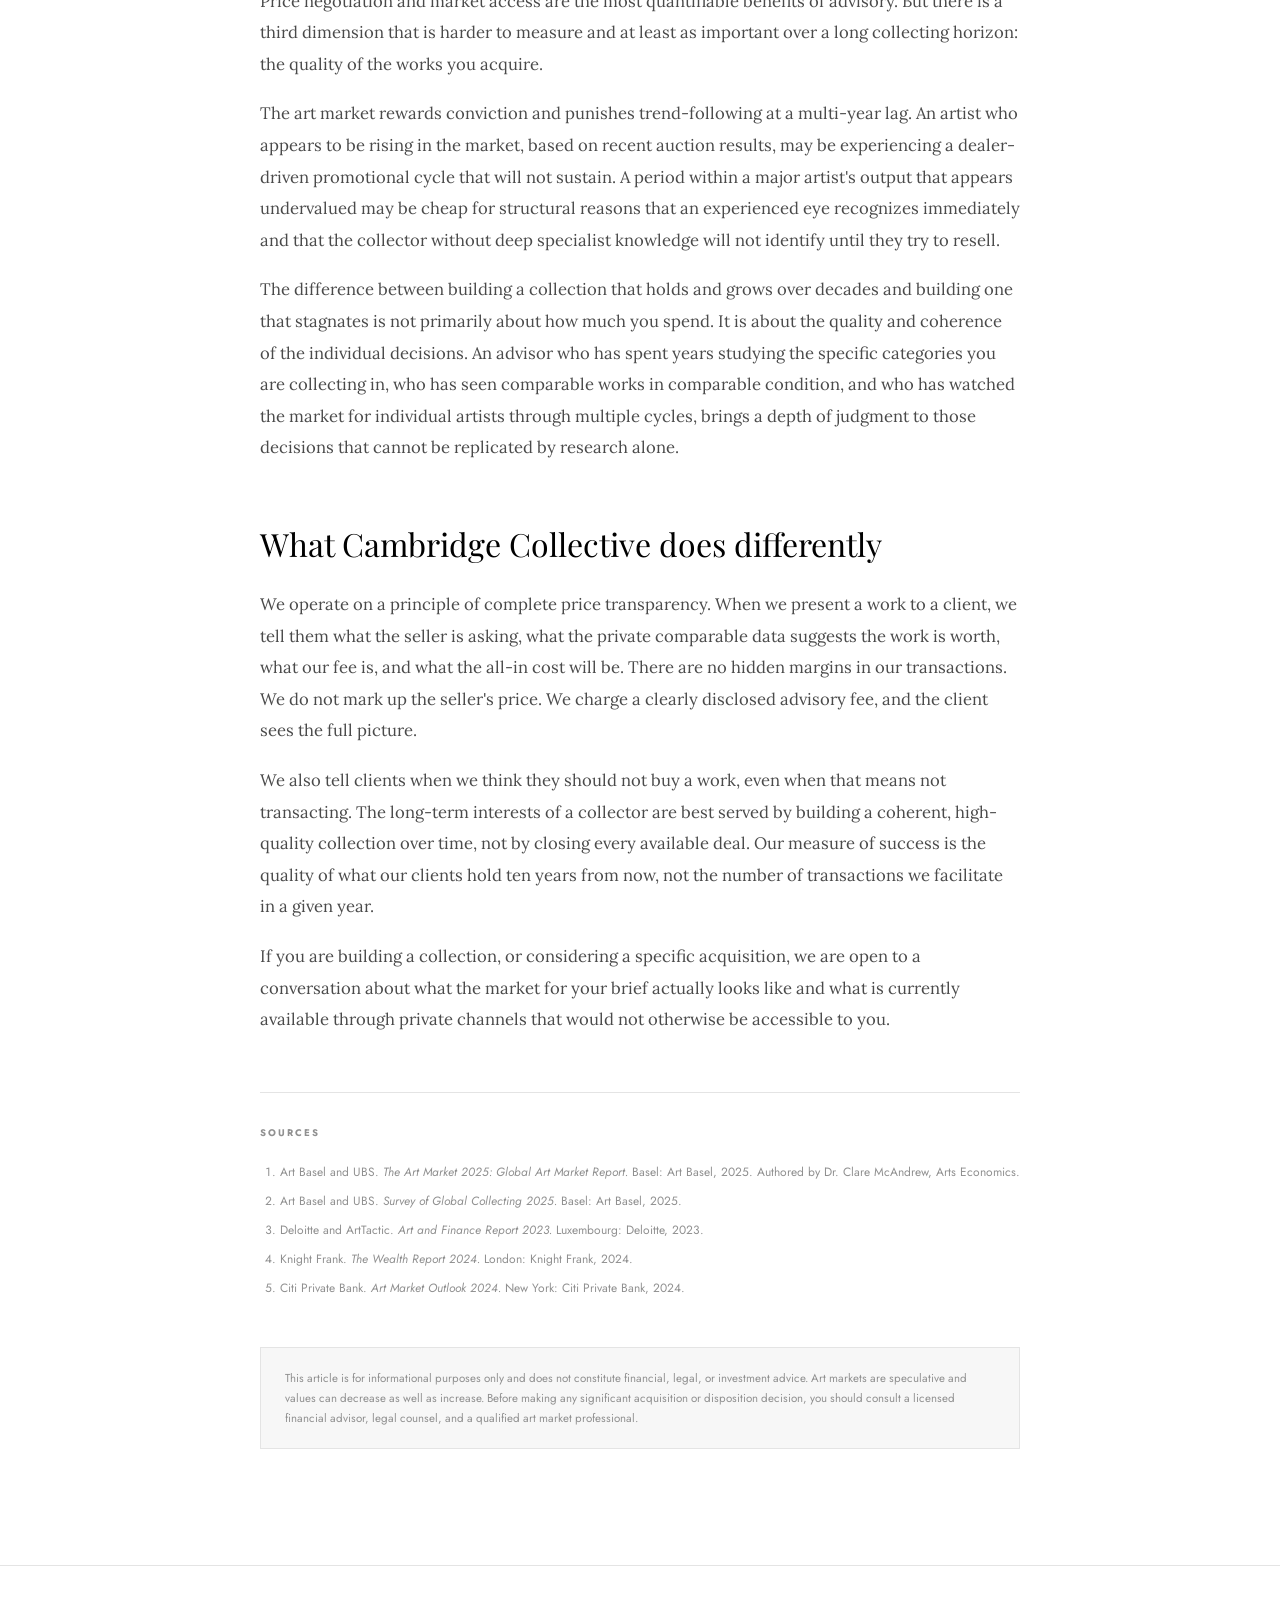
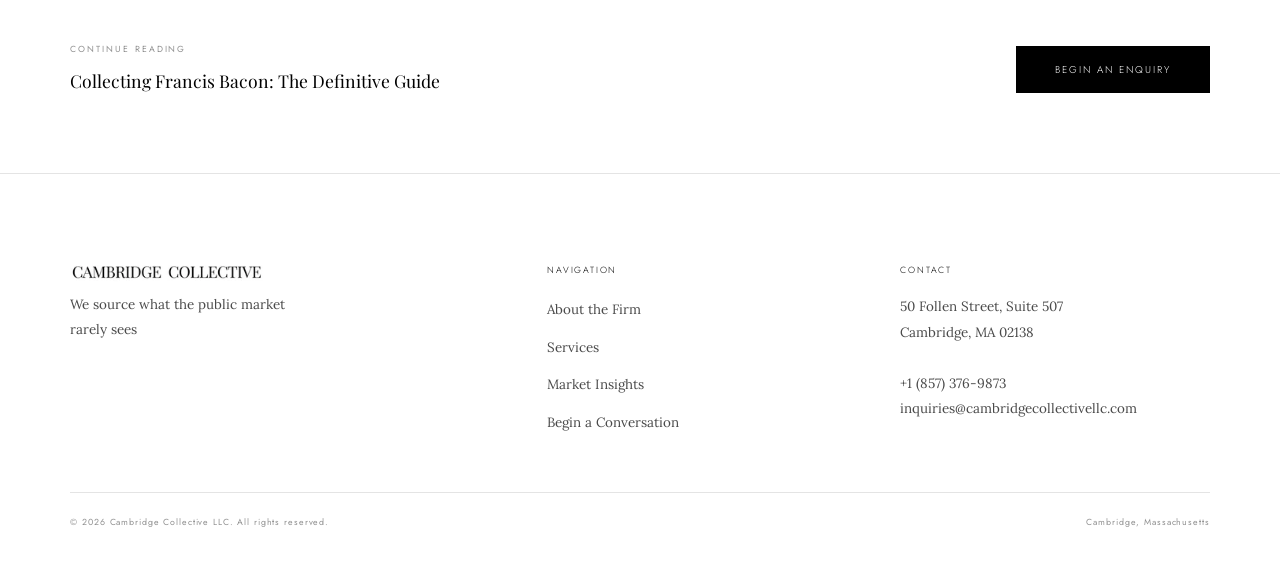
<file: article-1.html>
<!DOCTYPE html>
<html lang="en">
<head>
  <meta charset="UTF-8"/>
  <link rel="icon" type="image/png" href="images/favicon.png"/>
  <link rel="apple-touch-icon" href="images/favicon.png"/><meta name="robots" content="index, follow, max-image-preview:large, max-snippet:-1"/>
  <meta name="viewport" content="width=device-width, initial-scale=1.0"/>
  <title>Why You Need a Private Art Advisor | Cambridge Collective</title>
  <meta name="description" content="Why unrepresented buyers overpay at auction and how a private art advisor secures off-market access, vetting, and better pricing."/>
  <link rel="canonical" href="https://www.cambridgecollectivellc.com/article-1.html"/>
  <link rel="preconnect" href="https://fonts.googleapis.com"/>
  <link rel="preconnect" href="https://fonts.gstatic.com" crossorigin/>
  <link rel="preload" as="style" href="https://fonts.googleapis.com/css2?family=Playfair+Display:ital,wght@0,400;0,500;1,400;1,500&family=Lora:ital,wght@0,400;0,500;1,400&family=Jost:wght@200;300;400&display=swap" onload="this.onload=null;this.rel='stylesheet'"/>
  <noscript><link rel="stylesheet" href="https://fonts.googleapis.com/css2?family=Playfair+Display:ital,wght@0,400;0,500;1,400;1,500&family=Lora:ital,wght@0,400;0,500;1,400&family=Jost:wght@200;300;400&display=swap"/></noscript>
  <link rel="preload" as="image" href="images/botero-family-840.webp" imagesrcset="images/botero-family-420.webp 420w, images/botero-family-640.webp 640w, images/botero-family-840.webp 840w, images/botero-family-1080.webp 1080w" imagesizes="100vw" fetchpriority="high"/>
  <style>
:root {
  --w: #FFFFFF;
  --blk: #000000;
  --mid: #4A4A4A;
  --dim: #909090;
  --bdr: #E4E4E4;
  --off: #F8F8F8;
  --serif: 'Playfair Display', Georgia, serif;
  --body:  'Lora', Georgia, serif;
  --sans:  'Jost', sans-serif;
  --nav-h: 72px;
  --pad:   clamp(72px, 9vw, 130px);
  --pad-s: clamp(48px, 6vw, 88px);
  --narrow: 760px;
  --gutter: clamp(24px, 5.5vw, 80px);
}
/* CLS Prevention: reserve space for hero carousel before JS/images load */
.hero-full { min-height: 100svh; min-height: 100vh; }
.hslide { contain: strict; }

*, *::before, *::after { box-sizing: border-box; margin: 0; padding: 0; }
html { scroll-behavior: smooth; }
body { background: var(--w); color: var(--blk); font-family: var(--body); font-weight: 400; line-height: 1.78; -webkit-font-smoothing: antialiased; overflow-x: hidden; }
img { display: block; max-width: 100%; }
a { color: inherit; text-decoration: none; }

/* NAV */
nav { position: fixed; inset-block-start: 0; inset-inline: 0; z-index: 200; height: var(--nav-h); display: flex; align-items: center; justify-content: space-between; padding: 0 var(--gutter); background: var(--w); border-bottom: 1px solid transparent; transition: border-color .3s; }
nav.scrolled { border-bottom-color: var(--bdr); }
.nav-brand .wordmark { font-family: var(--serif); font-weight: 400; font-size: .88rem; letter-spacing: .14em; text-transform: uppercase; display: block; line-height: 1.1; }
.nav-brand img { height:22px; width:auto; display:block; mix-blend-mode:multiply; }
.nav-brand .subtitle { display:none !important; /* hidden – logo replaces text */ font-family: var(--sans); font-weight: 200; font-size: .5rem; letter-spacing: .28em; text-transform: uppercase; color: var(--dim); display: block; margin-top: 3px; }
.nav-links { display: flex; align-items: center; gap: clamp(20px, 3vw, 52px); list-style: none; }
.nav-links a { font-family: var(--sans); font-weight: 500; font-size: .62rem; letter-spacing: .18em; text-transform: uppercase; color: #000; text-decoration: none; transition: color .2s; }
.nav-links .cta-link a { font-weight: 400; text-decoration: underline; text-underline-offset: 3px; }
.nav-links a:hover { color: var(--blk); }
.nav-links .cta-link a { color: var(--blk); border-bottom: 1px solid var(--blk); padding-bottom: 2px; }
.menu-btn { display: none; flex-direction: column; gap: 5px; background: none; border: none; cursor: pointer; padding: 8px; }
.menu-btn span { display: block; width: 22px; height: 1px; background: var(--blk); }
@media (max-width: 800px) {
  .menu-btn { display: flex; }
  .nav-links { display: none; position: fixed; inset: var(--nav-h) 0 0 0; background: var(--w); flex-direction: column; justify-content: center; gap: 36px; }
  .nav-links.open { display: flex; }
  .nav-links a { font-size: .82rem; }
}

/* TYPOGRAPHY */
.eyebrow { font-family: var(--sans); font-weight: 300; font-size: .56rem; letter-spacing: .28em; text-transform: uppercase; color: var(--dim); display: flex; align-items: center; gap: 14px; }
.eyebrow::before { content: ''; display: block; width: 22px; height: 1px; background: var(--bdr); flex-shrink: 0; }
h1.display { font-family: var(--serif); font-weight: 400; font-style: italic; font-size: clamp(2.4rem, 5.5vw, 5.6rem); line-height: 1.1; }
h2.section-title { font-family: var(--serif); font-weight: 400; font-size: clamp(1.8rem, 3.5vw, 3rem); line-height: 1.18; }
h2.section-title em { font-style: italic; }
h3 { font-family: var(--serif); font-weight: 400; font-size: clamp(1.1rem, 1.8vw, 1.45rem); line-height: 1.32; }
.body-copy { font-family: var(--body); font-size: .96rem; line-height: 1.88; color: var(--mid); }
.lead-copy { font-family: var(--serif); font-weight: 400; font-size: clamp(1rem, 1.6vw, 1.2rem); line-height: 1.72; color: var(--blk); }

/* LAYOUT */
.rule { height: 1px; background: var(--bdr); }

/* BUTTONS */
.btn { display: inline-block; font-family: var(--sans); font-size: .62rem; font-weight: 300; letter-spacing: .2em; text-transform: uppercase; cursor: pointer; }
.btn-solid { background: var(--blk); color: var(--w); padding: 14px 38px; border: 1px solid var(--blk); transition: background .2s; }
.btn-solid:hover { background: #1a1a1a; }
.btn-outline { border: 1px solid rgba(255,255,255,.35); color: var(--w); padding: 14px 38px; transition: border-color .2s; }
.btn-outline:hover { border-color: rgba(255,255,255,.9); }
.btn-ghost { border-bottom: 1px solid var(--bdr); color: var(--mid); font-family: var(--sans); padding-bottom: 3px; transition: color .2s, border-color .2s; }
.btn-ghost:hover { color: var(--blk); border-color: var(--blk); }

/* HERO SLIDESHOW */
.hero-slideshow { position: relative; width: 100%; height: 62vh; min-height: 320px; overflow: hidden; margin-top: var(--nav-h); background: #1a1a1a; }
.slide { position: absolute; inset: 0; opacity: 0; transition: opacity 1.2s ease; }
.slide.active { opacity: 1; }
.slide img { width: 100%; height: 100%; object-fit: cover; object-position: center; }
.slide-caption { position: absolute; bottom: 20px; left: 24px; font-family: var(--sans); font-size: .53rem; letter-spacing: .18em; text-transform: uppercase; color: rgba(255,255,255,.6); }
.slide-dots { position: absolute; bottom: 22px; right: 24px; display: flex; gap: 7px; }
.dot { width: 5px; height: 5px; border-radius: 50%; background: rgba(255,255,255,.35); cursor: pointer; transition: background .3s; border: none; padding: 0; }
.dot.active { background: rgba(255,255,255,.9); }

/* HERO TEXT */
.hero-text { padding: clamp(44px, 6vw, 88px) var(--gutter); border-bottom: 1px solid var(--bdr); }
.hero-text h1.display { max-width: 780px; margin-bottom: 24px; }
.hero-text .hero-sub { max-width: 420px; margin-bottom: 40px; }
.hero-actions { display: flex; align-items: center; gap: 40px; flex-wrap: wrap; }
.hero-count { display: flex; gap: 52px; margin-top: 56px; padding-top: 40px; border-top: 1px solid var(--bdr); flex-wrap: wrap; }
.hero-count-item .num { font-family: var(--serif); font-weight: 400; font-size: clamp(1.6rem, 2.8vw, 2.4rem); display: block; line-height: 1; margin-bottom: 7px; }
.hero-count-item .label { font-family: var(--sans); font-size: .55rem; letter-spacing: .2em; text-transform: uppercase; color: var(--dim); }

/* IMAGE BAND */
.img-band { width: 100%; height: clamp(240px, 32vw, 520px); overflow: hidden; position: relative; background: #d0d0d0; }
.img-band img { width: 100%; height: 100%; object-fit: cover; object-position: center; transition: transform 1.2s ease; }
.img-band:hover img { transform: scale(1.02); }
.img-band figcaption { position: absolute; bottom: 16px; right: 20px; font-family: var(--sans); font-size: .52rem; letter-spacing: .16em; text-transform: uppercase; color: rgba(255,255,255,.55); }

/* ARTWORK STRIP */
.artwork-strip { display: grid; grid-template-columns: repeat(4, 1fr); gap: 2px; }
.artwork-strip-item { aspect-ratio: 4/5; overflow: hidden; position: relative; background: #d0d0d0; }
.artwork-strip-item img { width: 100%; height: 100%; object-fit: cover; transition: transform .8s ease; }
.artwork-strip-item:hover img { transform: scale(1.05); }
.artwork-strip-item figcaption { position: absolute; bottom: 0; inset-inline: 0; padding: 32px 14px 12px; background: linear-gradient(transparent, rgba(0,0,0,.55)); font-family: var(--sans); font-size: .5rem; letter-spacing: .14em; text-transform: uppercase; color: rgba(255,255,255,.8); }
@media (max-width: 680px) { .artwork-strip { grid-template-columns: 1fr 1fr; } }

/* SERVICES PREVIEW */
.services-preview { padding: var(--pad) var(--gutter); }
.services-intro { max-width: var(--narrow); margin-bottom: clamp(44px, 5vw, 72px); }
.services-grid { display: grid; grid-template-columns: repeat(3, 1fr); border-top: 1px solid var(--bdr); }
.svc-item { padding: 48px 0; border-bottom: 1px solid var(--bdr); border-right: 1px solid var(--bdr); }
.svc-item:last-child { border-right: none; }
.svc-item:nth-child(n+2) { padding-left: 40px; }
.svc-item:nth-child(1) { padding-right: 40px; }
.svc-num { font-family: var(--serif); font-size: .78rem; color: var(--bdr); display: block; margin-bottom: 20px; }
.svc-item h3 { margin-bottom: 12px; }
.svc-item p { margin-bottom: 20px; }
.svc-link { font-family: var(--sans); font-size: .58rem; letter-spacing: .2em; text-transform: uppercase; color: var(--blk); border-bottom: 1px solid var(--blk); padding-bottom: 2px; transition: opacity .2s; }
.svc-link:hover { opacity: .5; }
@media (max-width: 880px) { .services-grid { grid-template-columns: 1fr; } .svc-item { border-right: none; padding-left: 0 !important; padding-right: 0 !important; } }

/* STATEMENT */
.statement { background: var(--blk); text-align: center; padding: var(--pad) var(--gutter); }
.statement h2 { font-family: var(--serif); font-weight: 400; font-style: italic; font-size: clamp(1.8rem, 4.5vw, 3.8rem); line-height: 1.16; color: var(--w); max-width: 800px; margin: 0 auto 28px; }
.statement .body-copy { color: rgba(255,255,255,.42); max-width: 520px; margin: 0 auto 44px; }

/* TEAM */
.team-grid { display: grid; grid-template-columns: repeat(2, 1fr); gap: 44px; max-width: 700px; }
.team-card { display: flex; flex-direction: column; }
.team-photo { width: 100%; aspect-ratio: 1/1; background: var(--off); border: 1px solid var(--bdr); display: flex; align-items: center; justify-content: center; margin-bottom: 18px; overflow: hidden; }
.team-photo img { width: 100%; height: 100%; object-fit: cover; }
.team-photo-placeholder { display: flex; flex-direction: column; align-items: center; gap: 10px; }
.team-photo-placeholder span { font-family: var(--sans); font-size: .52rem; letter-spacing: .2em; text-transform: uppercase; color: var(--dim); }
.team-role { font-family: var(--sans); font-size: .54rem; letter-spacing: .22em; text-transform: uppercase; color: var(--dim); display: block; margin-bottom: 5px; }
.team-name { font-family: var(--serif); font-size: 1.25rem; font-weight: 400; display: block; margin-bottom: 10px; }
.team-bio { font-size: .88rem; line-height: 1.82; color: var(--mid); }
@media (max-width: 760px) { .team-grid { grid-template-columns: 1fr; gap: 32px; } }

/* INSIGHTS GRID */
.insights-preview { padding: var(--pad) var(--gutter); }
.insights-header { display: flex; justify-content: space-between; align-items: flex-end; margin-bottom: clamp(40px, 5vw, 64px); }
.insights-grid { display: grid; grid-template-columns: repeat(3, 1fr); border-top: 1px solid var(--bdr); }
.insight-card { display: block; padding: 40px 0; border-bottom: 1px solid var(--bdr); border-right: 1px solid var(--bdr); transition: opacity .25s; }
.insight-card:hover { opacity: .62; }
.insight-card:last-child { border-right: none; }
.insight-card:nth-child(n+2) { padding-left: 36px; }
.insight-card:nth-child(1) { padding-right: 36px; }
.insight-card:nth-child(2) { padding-right: 36px; }
.card-img { width: 100%; aspect-ratio: 16/10; overflow: hidden; margin-bottom: 20px; background: var(--off); }
.card-img img { width: 100%; height: 100%; object-fit: cover; transition: transform .7s ease; }
.insight-card:hover .card-img img { transform: scale(1.04); }
.card-cat { font-family: var(--sans); font-size: .54rem; letter-spacing: .22em; text-transform: uppercase; color: var(--dim); display: block; margin-bottom: 9px; }
.card-title { font-family: var(--serif); font-weight: 400; font-size: clamp(.98rem, 1.5vw, 1.15rem); line-height: 1.4; margin-bottom: 11px; color: var(--blk); }
.card-excerpt { font-size: .84rem; line-height: 1.82; color: var(--mid); }
@media (max-width: 860px) { .insights-grid { grid-template-columns: 1fr; } .insight-card { border-right: none; padding-left: 0 !important; padding-right: 0 !important; } .insights-header { flex-direction: column; align-items: flex-start; gap: 20px; } }

/* FOOTER */
footer { padding: clamp(56px, 7vw, 88px) var(--gutter) 32px; border-top: 1px solid var(--bdr); }
.footer-grid { display: grid; grid-template-columns: 1.4fr 1fr 1fr; gap: 44px; margin-bottom: 48px; }
.footer-brand .wordmark { font-family: var(--serif); font-weight: 400; font-size: .88rem; letter-spacing: .14em; text-transform: uppercase; display: block; }
.footer-brand .subtitle { font-family: var(--sans); font-size: .5rem; letter-spacing: .25em; text-transform: uppercase; color: var(--dim); display: block; margin-top: 3px; margin-bottom: 16px; }
.footer-tagline { font-family: var(--body); font-size: .84rem; color: var(--mid); max-width: 220px; line-height: 1.85; }
.footer-col h5 { font-family: var(--sans); font-size: .56rem; font-weight: 300; letter-spacing: .2em; text-transform: uppercase; margin-bottom: 16px; }
.footer-col ul { list-style: none; }
.footer-col ul li { margin-bottom: 9px; }
.footer-col ul a { font-family: var(--body); font-size: .84rem; color: var(--mid); transition: color .2s; }
.footer-col ul a:hover { color: var(--blk); }
.footer-col address { font-style: normal; font-family: var(--body); font-size: .84rem; color: var(--mid); line-height: 1.9; }
.footer-col address a { color: var(--mid); transition: color .2s; }
.footer-col address a:hover { color: var(--blk); }
.footer-bottom { display: flex; justify-content: space-between; align-items: center; padding-top: 22px; border-top: 1px solid var(--bdr); font-family: var(--sans); font-size: .55rem; letter-spacing: .1em; color: var(--dim); }
@media (max-width: 760px) { .footer-grid { grid-template-columns: 1fr; gap: 32px; } .footer-bottom { flex-direction: column; gap: 8px; text-align: center; } }

/* PAGE HERO */
.page-hero { padding: calc(var(--nav-h) + clamp(56px, 8vw, 108px)) var(--gutter) clamp(56px, 8vw, 108px); border-bottom: 1px solid var(--bdr); }
.page-hero h1.display { max-width: 800px; }
.page-hero .lead-copy { max-width: 540px; margin-top: 24px; }

/* SERVICES PAGE */
.svc-full { display: grid; grid-template-columns: 240px 1fr; gap: 72px; padding: var(--pad) var(--gutter); border-bottom: 1px solid var(--bdr); }
.svc-full:last-of-type { border-bottom: none; }
.svc-sidebar .big-num { font-family: var(--serif); font-size: 5rem; line-height: 1; color: var(--bdr); display: block; margin-bottom: 20px; }
.svc-sidebar h2 { font-family: var(--serif); font-weight: 400; font-size: clamp(1.4rem, 2.3vw, 1.9rem); line-height: 1.28; }
.svc-body p { font-family: var(--body); font-size: .96rem; line-height: 1.88; color: var(--mid); margin-bottom: 16px; }
.svc-body ul { list-style: none; border-top: 1px solid var(--bdr); margin-top: 32px; }
.svc-body ul li { padding: 12px 0 12px 14px; border-bottom: 1px solid var(--bdr); font-family: var(--body); font-size: .88rem; color: var(--mid); position: relative; }
.svc-body ul li::before { content: ''; position: absolute; left: 0; top: 50%; width: 5px; height: 1px; background: var(--dim); }
@media (max-width: 780px) { .svc-full { grid-template-columns: 1fr; gap: 24px; } .svc-sidebar .big-num { font-size: 3rem; } }
.process-section { padding: var(--pad) var(--gutter); background: var(--off); }
.process-grid { display: grid; grid-template-columns: repeat(4, 1fr); border-top: 1px solid var(--bdr); margin-top: 48px; }
.process-step { padding: 32px 0; border-right: 1px solid var(--bdr); border-bottom: 1px solid var(--bdr); }
.process-step:last-child { border-right: none; }
.process-step:nth-child(n+2) { padding-left: 28px; }
.step-num { font-family: var(--sans); font-size: .55rem; letter-spacing: .2em; text-transform: uppercase; color: var(--dim); display: block; margin-bottom: 12px; }
.process-step h3 { font-size: 1rem; margin-bottom: 9px; }
.process-step p { font-family: var(--body); font-size: .84rem; color: var(--mid); line-height: 1.8; }
@media (max-width: 780px) { .process-grid { grid-template-columns: 1fr 1fr; } .process-step:nth-child(2n) { border-right: none; } .process-step:nth-child(n+2) { padding-left: 0; } .process-step:nth-child(even) { padding-left: 24px; } }

/* INSIGHTS PAGE */
.insights-page-grid { display: grid; grid-template-columns: repeat(3, 1fr); border-top: 1px solid var(--bdr); padding: 0 var(--gutter); }
.insights-page-grid .insight-card { border-right: 1px solid var(--bdr); }
.insights-page-grid .insight-card:last-child { border-right: none; }
@media (max-width: 860px) { .insights-page-grid { grid-template-columns: 1fr; } .insights-page-grid .insight-card { border-right: none; } }
.insights-page-grid-two { display: grid; grid-template-columns: repeat(2, 1fr); border-top: 1px solid var(--bdr); padding: 0 var(--gutter); }
.insights-page-grid-two .insight-card { border-right: 1px solid var(--bdr); }
.insights-page-grid-two .insight-card:last-child { border-right: none; }
@media (max-width: 680px) { .insights-page-grid-two { grid-template-columns: 1fr; } .insights-page-grid-two .insight-card { border-right: none; } }

/* ARTICLE */
.article-hero { padding: calc(var(--nav-h) + 64px) var(--gutter) 64px; border-bottom: 1px solid var(--bdr); max-width: calc(var(--narrow) + var(--gutter) * 2); }
.article-cat { font-family: var(--sans); font-size: .55rem; letter-spacing: .25em; text-transform: uppercase; color: var(--dim); display: block; margin-bottom: 20px; }
.article-hero h1 { font-family: var(--serif); font-weight: 400; font-style: italic; font-size: clamp(2rem, 4.5vw, 4rem); line-height: 1.12; margin-bottom: 22px; }
.article-meta { font-family: var(--sans); font-size: .58rem; letter-spacing: .15em; color: var(--dim); }
.article-img { width: 100%; height: clamp(260px, 38vw, 580px); overflow: hidden; background: var(--off); }
.article-img img { width: 100%; height: 100%; object-fit: cover; }
.article-img figcaption { font-family: var(--sans); font-size: .52rem; letter-spacing: .15em; text-transform: uppercase; color: var(--dim); padding: 10px var(--gutter) 0; }
.article-body { max-width: calc(var(--narrow) + var(--gutter) * 2); margin: 0 auto; padding: var(--pad) var(--gutter); }
.article-body .lead-copy { margin-bottom: 30px; }
.article-body h2 { font-family: var(--serif); font-weight: 400; font-size: clamp(1.4rem, 2.5vw, 2rem); margin-top: 52px; margin-bottom: 16px; }
.article-body p { font-family: var(--body); font-size: 1.04rem; line-height: 1.9; color: var(--mid); margin-bottom: 18px; }
.article-mid-img { width: 100%; height: clamp(200px, 26vw, 400px); overflow: hidden; margin: 44px 0; background: var(--off); }
.article-mid-img img { width: 100%; height: 100%; object-fit: cover; }
.article-mid-img figcaption { font-family: var(--sans); font-size: .52rem; letter-spacing: .15em; text-transform: uppercase; color: var(--dim); padding-top: 9px; }
.stat-callout { border-top: 1px solid var(--bdr); border-bottom: 1px solid var(--bdr); padding: 32px 0; margin: 44px 0; display: grid; grid-template-columns: repeat(3, 1fr); gap: 20px; text-align: center; }
.stat-callout .stat-num { font-family: var(--serif); font-weight: 400; font-size: clamp(1.8rem, 3vw, 2.6rem); display: block; line-height: 1; margin-bottom: 7px; }
.stat-callout .stat-lbl { font-family: var(--sans); font-size: .58rem; letter-spacing: .16em; text-transform: uppercase; color: var(--dim); }
@media (max-width: 580px) { .stat-callout { grid-template-columns: 1fr; } }
.article-footer { padding: var(--pad-s) var(--gutter); border-top: 1px solid var(--bdr); display: flex; justify-content: space-between; align-items: center; flex-wrap: wrap; gap: 22px; }
.article-footer-label { font-family: var(--sans); font-size: .55rem; letter-spacing: .22em; text-transform: uppercase; color: var(--dim); margin-bottom: 7px; display: block; }

/* CHART WRAPPER */
.chart-wrap { margin: 44px 0; padding: 32px; background: var(--off); border: 1px solid var(--bdr); }
.chart-wrap .chart-title { font-family: var(--sans); font-size: .6rem; letter-spacing: .2em; text-transform: uppercase; color: var(--dim); margin-bottom: 24px; display: block; }
.chart-source { font-family: var(--sans); font-size: .55rem; color: var(--dim); letter-spacing: .08em; margin-top: 12px; }

/* ABOUT */
.about-body { padding: var(--pad) var(--gutter); }
.about-two-col { display: grid; grid-template-columns: 1fr 1fr; gap: 72px; align-items: start; }
@media (max-width: 860px) { .about-two-col { grid-template-columns: 1fr; gap: 40px; } }
.principle-list { margin-top: 48px; }
.principle { display: grid; grid-template-columns: 52px 1fr; gap: 20px; padding: 26px 0; border-top: 1px solid var(--bdr); }
.principle:last-child { border-bottom: 1px solid var(--bdr); }
.principle-num { font-family: var(--serif); font-size: .95rem; color: var(--dim); padding-top: 2px; }
.principle h3 { font-size: 1rem; margin-bottom: 7px; }
.principle p { font-family: var(--body); font-size: .88rem; color: var(--mid); line-height: 1.82; }

/* CONTACT */
.contact-split { display: grid; grid-template-columns: 1fr 1fr; border-top: 1px solid var(--bdr); }
.contact-left { padding: var(--pad) var(--gutter) var(--pad) 0; }
.contact-right { padding: var(--pad) 0 var(--pad) var(--gutter); border-left: 1px solid var(--bdr); }
@media (max-width: 860px) { .contact-split { grid-template-columns: 1fr; } .contact-right { border-left: none; border-top: 1px solid var(--bdr); padding: var(--pad-s) 0 0; } .contact-left { padding-right: 0; } }
.form-field { margin-bottom: 24px; }
.form-field label { display: block; font-family: var(--sans); font-size: .55rem; letter-spacing: .2em; text-transform: uppercase; color: var(--dim); margin-bottom: 9px; }
.form-field input, .form-field select, .form-field textarea { width: 100%; background: transparent; border: none; border-bottom: 1px solid var(--bdr); padding: 9px 0; font-family: var(--body); font-size: .9rem; color: var(--blk); outline: none; transition: border-color .2s; border-radius: 0; -webkit-appearance: none; appearance: none; }
.form-field input:focus, .form-field select:focus, .form-field textarea:focus { border-bottom-color: var(--blk); }
.form-field textarea { min-height: 96px; resize: vertical; line-height: 1.65; }
.form-note { font-family: var(--body); font-size: .72rem; color: var(--dim); line-height: 1.7; margin-top: 20px; font-style: italic; }

/* FADE UP */
.fade-up { opacity: 0; transform: translateY(20px); transition: opacity .7s ease, transform .7s ease; }
.fade-up.visible { opacity: 1; transform: translateY(0); }
.fade-up:nth-child(2) { transition-delay: .07s; }
.fade-up:nth-child(3) { transition-delay: .14s; }
.fade-up:nth-child(4) { transition-delay: .21s; }
  </style>
  <style>
    .footnotes{border-top:1px solid var(--bdr);margin-top:56px;padding-top:32px}
    .footnotes h4{font-family:'Jost',sans-serif;font-size:.6rem;letter-spacing:.2em;text-transform:uppercase;color:var(--dim);margin-bottom:20px}
    .footnotes ol{padding-left:20px}
    .footnotes li{font-family:'Jost',sans-serif;font-size:.75rem;color:var(--dim);line-height:1.75;margin-bottom:8px}
    .fn{font-size:.72rem;vertical-align:super;color:var(--dim);font-family:'Jost',sans-serif}
    .disclaimer{background:#f7f7f7;border:1px solid var(--bdr);padding:20px 24px;margin-top:48px;font-family:'Jost',sans-serif;font-size:.72rem;color:var(--dim);line-height:1.75}
  </style>
  <meta name="keywords" content="private art advisor, art advisory services, why hire art advisor, off-market art, buy art privately, art advisory fees, art market access"/>
  <meta property="og:title" content="Why You Need a Private Art Advisor | Cambridge Collective"/>
  <meta property="og:description" content="Why unrepresented buyers overpay at auction and how a private art advisor secures off-market access, vetting, and better pricing."/>
  <meta property="og:type" content="article"/>
  <meta property="og:url" content="https://www.cambridgecollectivellc.com/article-1.html"/>
  <meta property="article:author" content="Arjun Garg"/>
  <meta property="article:published_time" content="2026-01-15"/>
  <meta property="article:section" content="Art Advisory"/>
  <meta property="og:site_name" content="Cambridge Collective"/>
  <meta name="twitter:card" content="summary"/>
  <meta name="twitter:title" content="Why You Need a Private Art Advisor | Cambridge Collective"/>
  <meta name="twitter:description" content="Why unrepresented buyers overpay at auction and how a private art advisor secures off-market access, vetting, and better pricing."/>
<script type="application/ld+json">
{
  "@context": "https://schema.org",
  "@graph": [
    {
      "@type": "BlogPosting",
      "@id": "https://www.cambridgecollectivellc.com/article-1.html#article",
      "headline": "Why You Need an Art Advisor: The Case for Informed Collecting",
      "description": "Why unrepresented buyers overpay at auction and how a private art advisor secures off-market access, vetting, and better pricing.",
      "url": "https://www.cambridgecollectivellc.com/article-1.html",
      "datePublished": "2026-01-15",
      "dateModified": "2026-04-09",
      "author": {
        "@type": "Person",
        "@id": "https://www.cambridgecollectivellc.com/#arjun-garg",
        "name": "Arjun Garg",
        "url": "https://www.cambridgecollectivellc.com/about.html"
      },
      "publisher": {"@id": "https://www.cambridgecollectivellc.com/#organization"},
      "image": {
        "@type": "ImageObject",
        "url": "https://www.cambridgecollectivellc.com/images/botero-family.jpg",
        "width": 1358,
        "height": 1278
      },
      "articleSection": "Art Advisory",
      "wordCount": 1355,
      "isPartOf": {"@id": "https://www.cambridgecollectivellc.com/#website"}
    },
    {
      "@type": "BreadcrumbList",
      "itemListElement": [
        {"@type": "ListItem", "position": 1, "name": "Home", "item": "https://www.cambridgecollectivellc.com/"},
        {"@type": "ListItem", "position": 2, "name": "Market Intelligence", "item": "https://www.cambridgecollectivellc.com/insights.html"},
        {"@type": "ListItem", "position": 3, "name": "Why You Need an Art Advisor", "item": "https://www.cambridgecollectivellc.com/article-1.html"}
      ]
    }
  ]
}
</script>
</head>
<body>
<nav id="nav">
  <a href="/" class="nav-brand"><img width="500" height="56" srcset="images/logo-250.webp 250w, images/logo-500.webp 500w" sizes="247px" src="images/logo-500.webp" alt="Cambridge Collective" style="height:28px;width:auto;display:block;" decoding="async"/></a>
  <button class="menu-btn" aria-label="Menu"><span></span><span></span></button>
  <ul class="nav-links">
    <li><a href="about.html">About</a></li><li><a href="services.html">Services</a></li><li><a href="insights.html">Insights</a></li>
    <li class="cta-link"><a href="contact.html">Begin a Conversation</a></li>
  </ul>
</nav>

<header class="article-hero fade-up">
  <span class="article-cat" style="color:#000;">Art Advisory · Cambridge Collective · 2026</span>
  <h1>Why You Need an Art Advisor: The Case for Informed Collecting</h1>
  <p class="article-meta">Authored by Arjun Garg · Cambridge Collective · 9 minute read</p>
</header>

<figure class="article-img fade-up">
  <img srcset="images/botero-family-420.webp 420w, images/botero-family-640.webp 640w, images/botero-family-840.webp 840w, images/botero-family-1080.webp 1080w" sizes="100vw" src="images/botero-family-840.webp" alt="Fernando Botero, Family Scene, 1970" loading="eager" width="1080" height="1016" fetchpriority="high" decoding="async"/>
</figure>
<p style="font-family:'Jost',sans-serif;font-size:.52rem;letter-spacing:.15em;text-transform:uppercase;color:#909090;padding:10px var(--gutter) 0;">Fernando Botero — Family Scene, 1970. Botero (b. 1932, Colombia) became one of the highest-valued Latin American artists at auction.</p>

<article class="article-body">
  <p class="lead-copy">The art market is unlike any other. There is no central exchange, no mandatory price disclosure, and no standardized valuation methodology. Two buyers can approach the same work with entirely different levels of information, and the price they each pay will reflect that difference completely. This is not an inefficiency waiting to be corrected. It is the structural nature of a market built on relationships, provenance, and access accumulated over decades. Understanding it is the prerequisite for collecting at any serious level.</p>

  <p>The global art market generated $57.5 billion in sales in 2024, down 12% from $65 billion in 2023.<sup class="fn">[1]</sup> Those are headline numbers. The more important figure for a collector is the split between what is visible and what is not. The major auction houses are the visible part: the evening sales, the catalogues, the results that appear in the press. But auction represents a fraction of the total market. The rest transacts privately, between collectors, through dealers and advisors, without any public record. For significant works above $1 million, that private layer represents the majority of transaction volume by value.<sup class="fn">[1]</sup> For works above $10 million, private placement is the dominant route.</p>

  <div class="stat-callout">
    <div><span class="stat-num">$57.5B</span><span class="stat-lbl">Global art market total sales in 2024, per Art Basel and UBS<sup class="fn">[1]</sup></span></div>
    <div><span class="stat-num">14%</span><span class="stat-lbl">Growth in private auction house sales in 2024, against a 25% fall in public auction sales<sup class="fn">[1]</sup></span></div>
    <div><span class="stat-num">39%</span><span class="stat-lbl">Fall in number of works selling above $10M at public auction in 2024<sup class="fn">[1]</sup></span></div>
  </div>

  <h2>The information asymmetry problem</h2>

  <p>When a collector approaches a significant acquisition without professional representation, they are operating at a structural information disadvantage. The seller's side of the transaction, whether a dealer, an estate, or an auction house specialist, has access to private comparable sales data that does not appear in any public record. They know what a similar work sold for privately six months ago. They know the price range at which comparable works have recently been placed. They know the degree of collector interest in the specific category, and whether competition for this particular work is active or whether they are negotiating with a single motivated buyer.</p>

  <p>The unrepresented buyer knows what appears in public auction records. That is, at best, a partial picture of the market. At worst, it is actively misleading: a work that passed at auction six months ago at a lower estimate carries a stigma in the public record that a private placement in the same period would not. A buyer relying on public data to assess value will overpay when the seller's private data shows strong recent demand, and will pass on opportunities when public records understate private-market values.</p>

  <p>An advisor with genuine market relationships closes that gap. Cambridge Collective has access to private comparable data across the categories we advise in. We bring that data to every negotiation, and we tell clients when public auction records diverge significantly from what the private market has recently been doing. That information is the most tangible financial benefit of working with an advisor, and it is available only to those with the right relationships.</p>

  <h2>What the private layer looks like in practice</h2>

  <p>Private sales at the major auction houses grew 14% in 2024, against a 25% fall in public auction sales.<sup class="fn">[1]</sup> This divergence is not temporary. It reflects a structural shift in how sellers of important works are choosing to transact. A private sale through an auction house's private sales department, or directly between collections through an advisor, eliminates the execution risk of a public sale, avoids the reputational exposure of a pass, allows for more flexible transaction structuring, and in many cases achieves terms at least as favorable as an equivalent public result.</p>

  <p>For a collector looking to acquire, the implication is that the works available through private channels in any given season substantially outnumber what appears in the public sale catalogues. The most significant opportunities are almost never in the catalogue. They are known to advisors, shared between advisors and their clients, and closed before they reach the stage of broader market awareness. Building access to that layer is not possible without sustained relationships. It cannot be done on demand, at the moment a specific acquisition need arises.</p>

  <h2>Beyond price: the case for taste and judgment</h2>

  <p>Price negotiation and market access are the most quantifiable benefits of advisory. But there is a third dimension that is harder to measure and at least as important over a long collecting horizon: the quality of the works you acquire.</p>

  <p>The art market rewards conviction and punishes trend-following at a multi-year lag. An artist who appears to be rising in the market, based on recent auction results, may be experiencing a dealer-driven promotional cycle that will not sustain. A period within a major artist's output that appears undervalued may be cheap for structural reasons that an experienced eye recognizes immediately and that the collector without deep specialist knowledge will not identify until they try to resell.</p>

  <p>The difference between building a collection that holds and grows over decades and building one that stagnates is not primarily about how much you spend. It is about the quality and coherence of the individual decisions. An advisor who has spent years studying the specific categories you are collecting in, who has seen comparable works in comparable condition, and who has watched the market for individual artists through multiple cycles, brings a depth of judgment to those decisions that cannot be replicated by research alone.</p>

  <h2>What Cambridge Collective does differently</h2>

  <p>We operate on a principle of complete price transparency. When we present a work to a client, we tell them what the seller is asking, what the private comparable data suggests the work is worth, what our fee is, and what the all-in cost will be. There are no hidden margins in our transactions. We do not mark up the seller's price. We charge a clearly disclosed advisory fee, and the client sees the full picture.</p>

  <p>We also tell clients when we think they should not buy a work, even when that means not transacting. The long-term interests of a collector are best served by building a coherent, high-quality collection over time, not by closing every available deal. Our measure of success is the quality of what our clients hold ten years from now, not the number of transactions we facilitate in a given year.</p>

  <p>If you are building a collection, or considering a specific acquisition, we are open to a conversation about what the market for your brief actually looks like and what is currently available through private channels that would not otherwise be accessible to you.</p>

  <div class="footnotes">
    <h4>Sources</h4>
    <ol>
      <li>Art Basel and UBS. <em>The Art Market 2025: Global Art Market Report.</em> Basel: Art Basel, 2025. Authored by Dr. Clare McAndrew, Arts Economics.</li>
      <li>Art Basel and UBS. <em>Survey of Global Collecting 2025.</em> Basel: Art Basel, 2025.</li>
      <li>Deloitte and ArtTactic. <em>Art and Finance Report 2023.</em> Luxembourg: Deloitte, 2023.</li>
      <li>Knight Frank. <em>The Wealth Report 2024.</em> London: Knight Frank, 2024.</li>
      <li>Citi Private Bank. <em>Art Market Outlook 2024.</em> New York: Citi Private Bank, 2024.</li>
    </ol>
  </div>

  <div class="disclaimer">
    This article is for informational purposes only and does not constitute financial, legal, or investment advice. Art markets are speculative and values can decrease as well as increase. Before making any significant acquisition or disposition decision, you should consult a licensed financial advisor, legal counsel, and a qualified art market professional.
  </div>
</article>

<div class="article-footer">
  <div>
    <span class="article-footer-label">Continue Reading</span>
    <a href="article-2.html" style="font-family:'Playfair Display',serif;font-size:1.1rem;font-weight:400;color:#000;">Collecting Francis Bacon: The Definitive Guide</a>
  </div>
  <a href="contact.html" class="btn btn-solid">Begin an Enquiry</a>
</div>

<footer>
  <div class="footer-grid">
    <div class="footer-brand"><img width="500" height="56" srcset="images/logo-250.webp 250w, images/logo-500.webp 500w" sizes="194px" src="images/logo-500.webp" alt="Cambridge Collective" style="height:22px;width:auto;display:block;margin-bottom:8px;" decoding="async"/><p class="footer-tagline">We source what the public market rarely sees</p></div>
    <div class="footer-col"><h5>Navigation</h5><ul><li><a href="about.html">About the Firm</a></li><li><a href="services.html">Services</a></li><li><a href="insights.html">Market Insights</a></li><li><a href="contact.html">Begin a Conversation</a></li></ul></div>
    <div class="footer-col"><h5>Contact</h5><address>50 Follen Street, Suite 507<br>Cambridge, MA 02138<br><br><a href="tel:+18573769873">+1 (857) 376-9873</a><br><a href="mailto:inquiries@cambridgecollectivellc.com">inquiries@cambridgecollectivellc.com</a></address></div>
  </div>
  <div class="footer-bottom"><span>&copy; 2026 Cambridge Collective LLC. All rights reserved.</span><span>Cambridge, Massachusetts</span></div>
</footer>
<script>
const nav=document.getElementById("nav");
window.addEventListener("scroll",()=>nav.classList.toggle("scrolled",scrollY>20));
document.querySelector(".menu-btn").addEventListener("click",()=>document.querySelector(".nav-links").classList.toggle("open"));
const io=new IntersectionObserver(e=>{e.forEach(x=>{if(x.isIntersecting)x.target.classList.add("visible")})},{threshold:0.07});
document.querySelectorAll(".fade-up").forEach(el=>io.observe(el));
</script>
<!-- Analytics: GA4 + HubSpot, injected after window load to keep the main thread free during page load -->
<script>
  window.dataLayer = window.dataLayer || [];
  function gtag(){dataLayer.push(arguments);}
  gtag('js', new Date());
  gtag('config', 'G-GPB1CGBKZX');
  window.addEventListener('load', function () {
    setTimeout(function () {
      var g = document.createElement('script');
      g.src = 'https://www.googletagmanager.com/gtag/js?id=G-GPB1CGBKZX';
      g.async = true; document.body.appendChild(g);
      var h = document.createElement('script');
      h.src = 'https://js-na2.hs-scripts.com/245288613.js';
      h.id = 'hs-script-loader'; h.async = true; h.defer = true;
      document.body.appendChild(h);
    }, 0);
  });
</script>
</body>
</html>
</file>
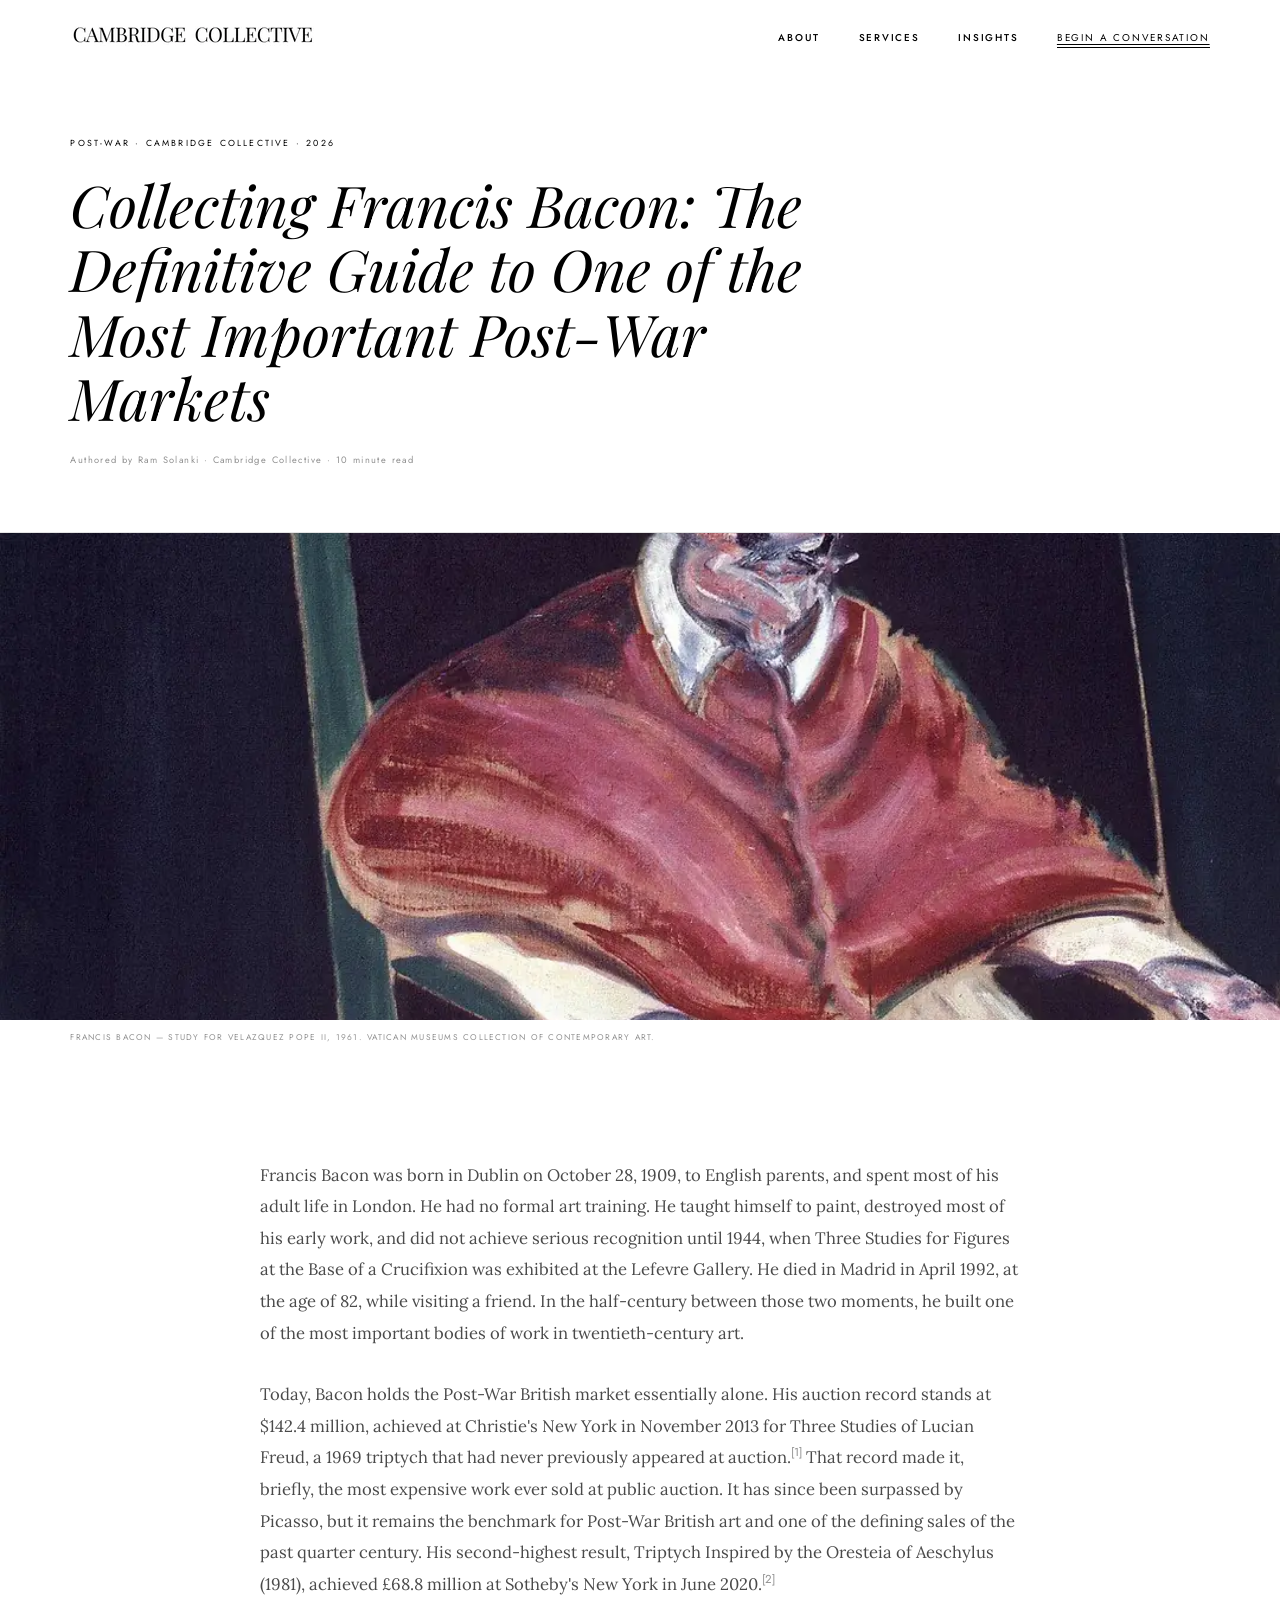
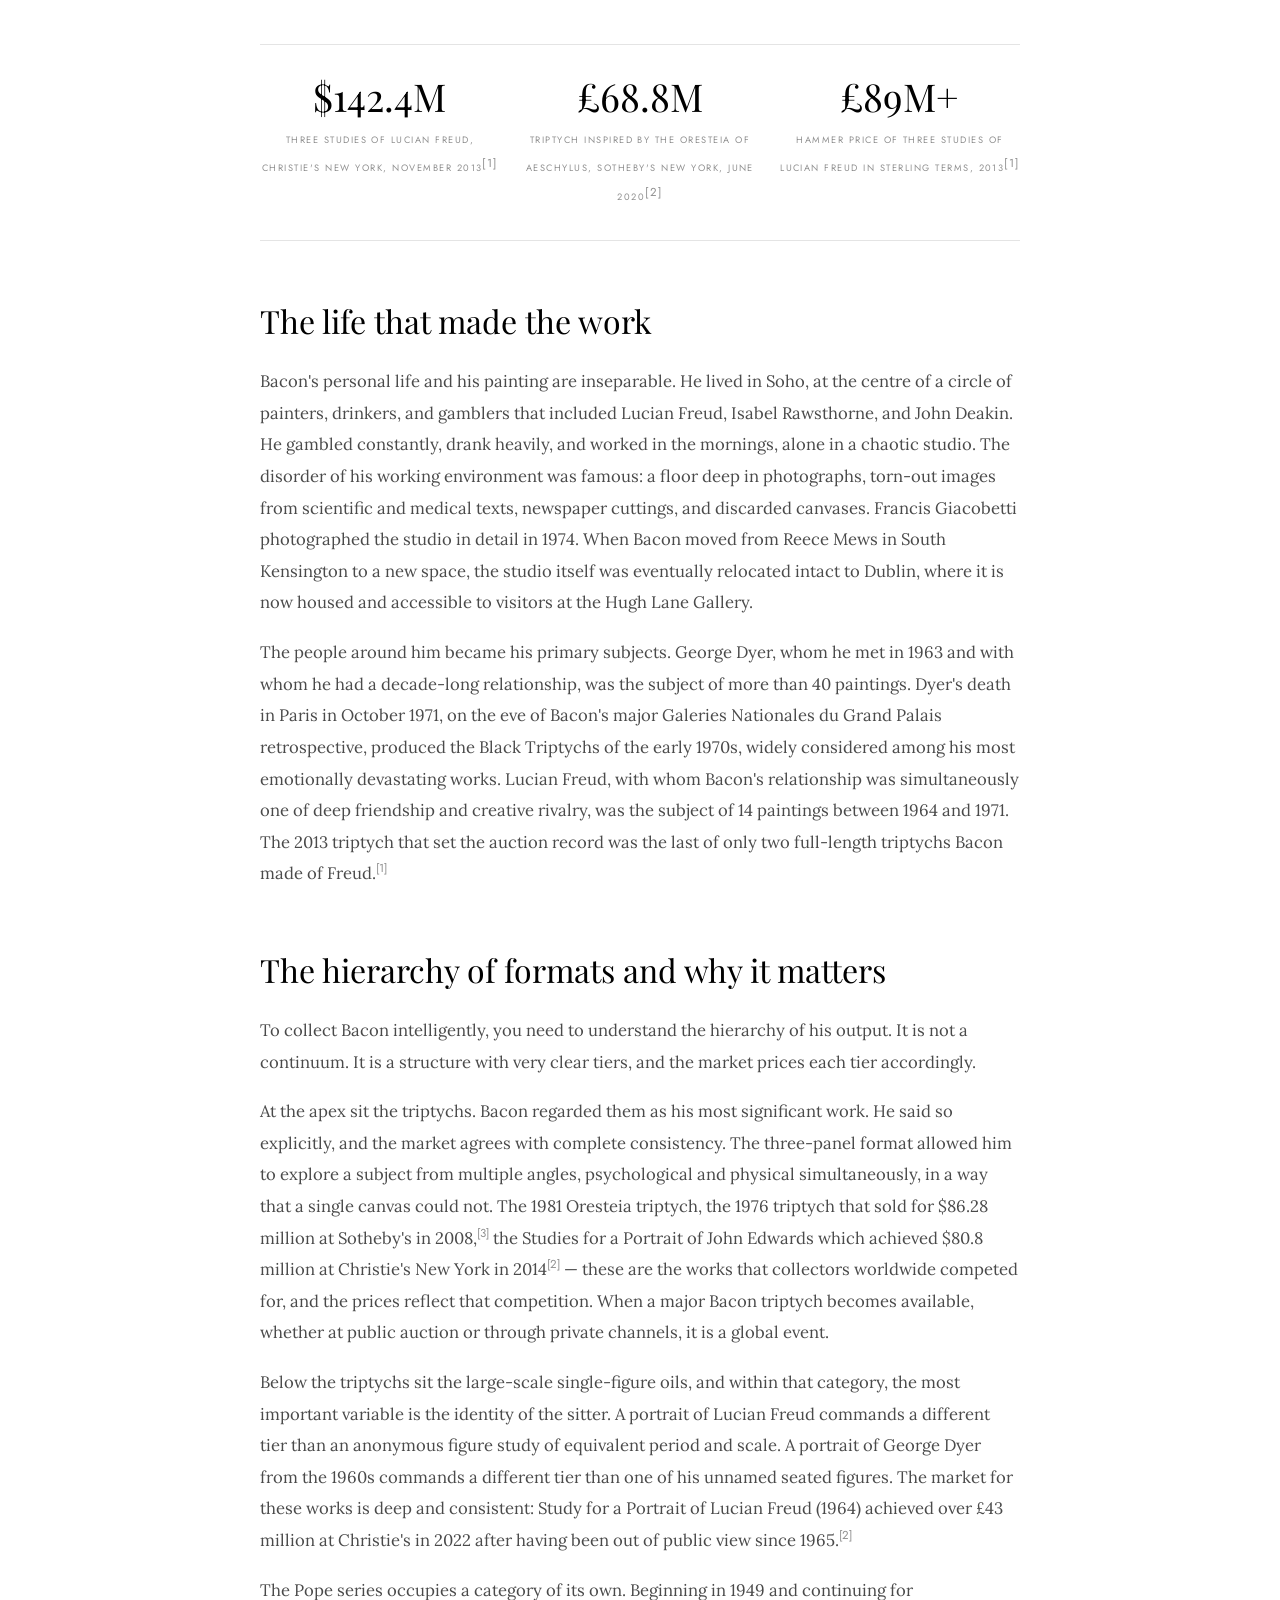
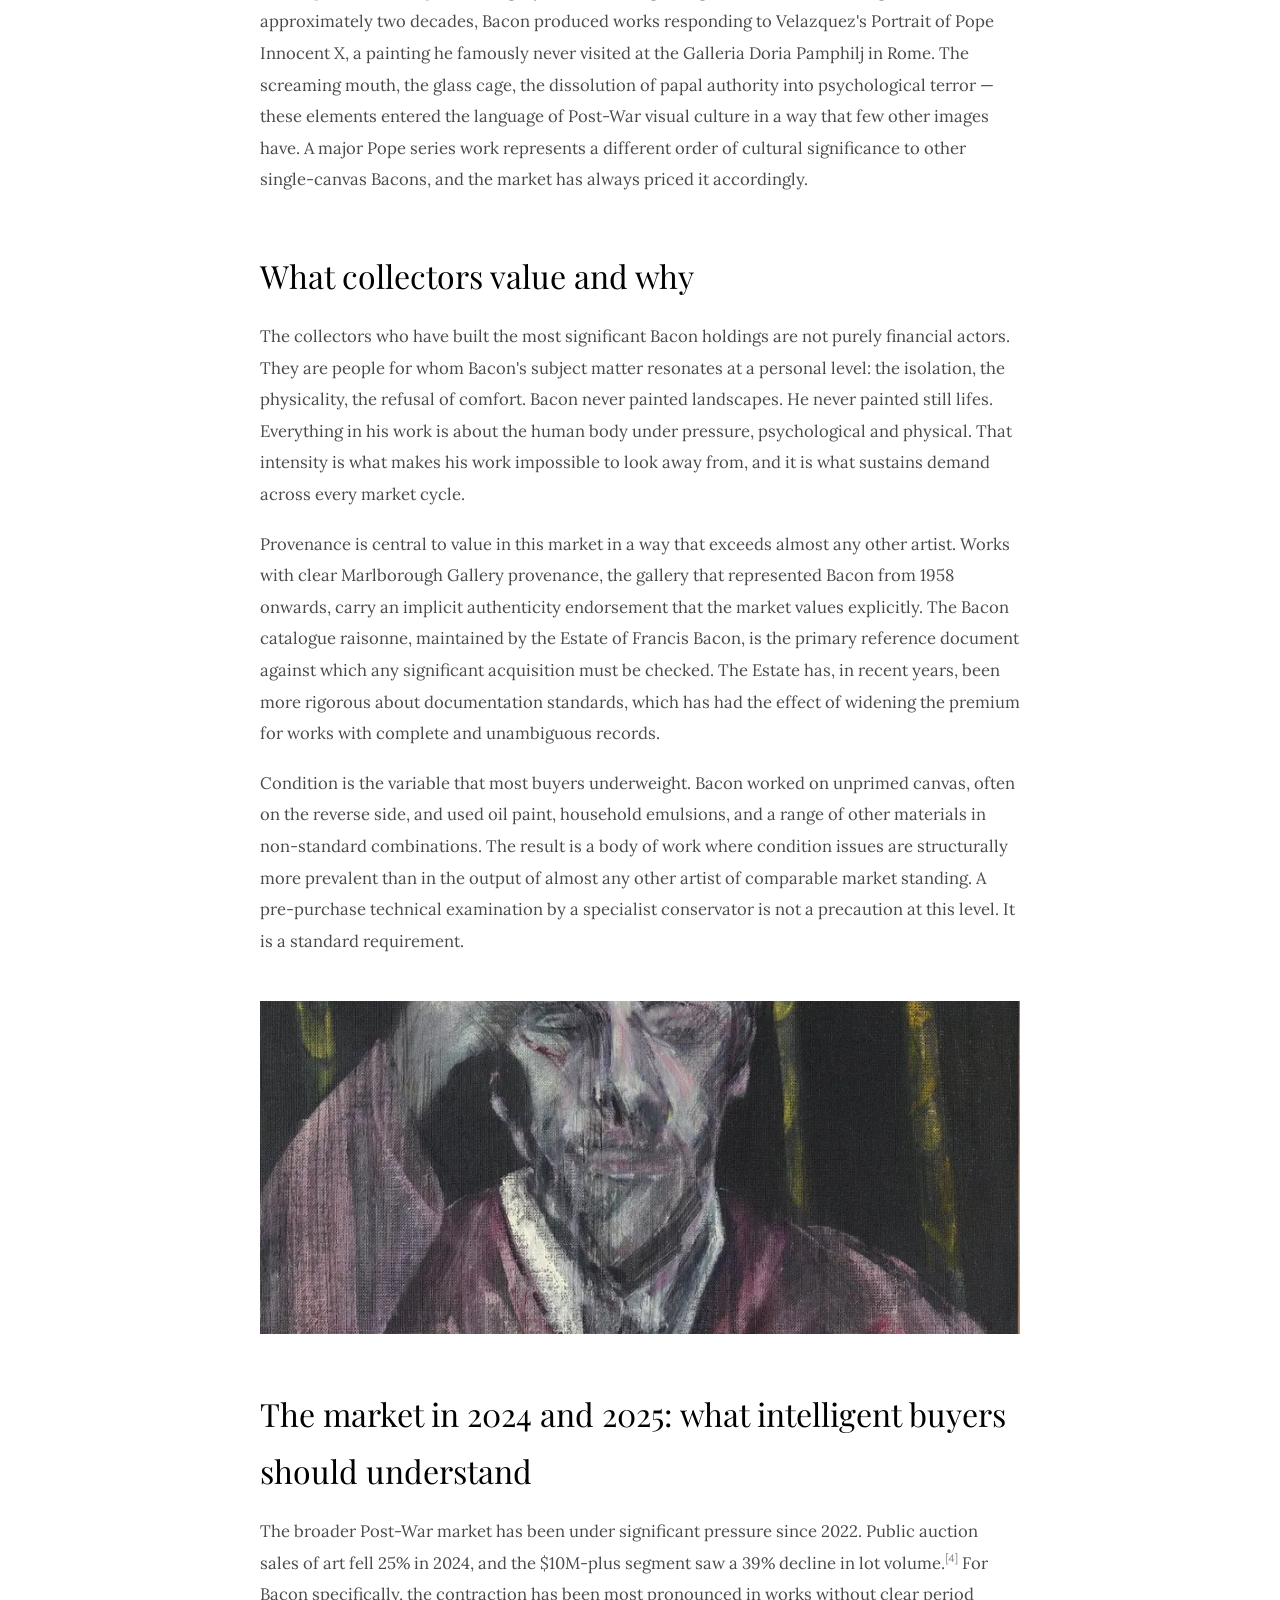
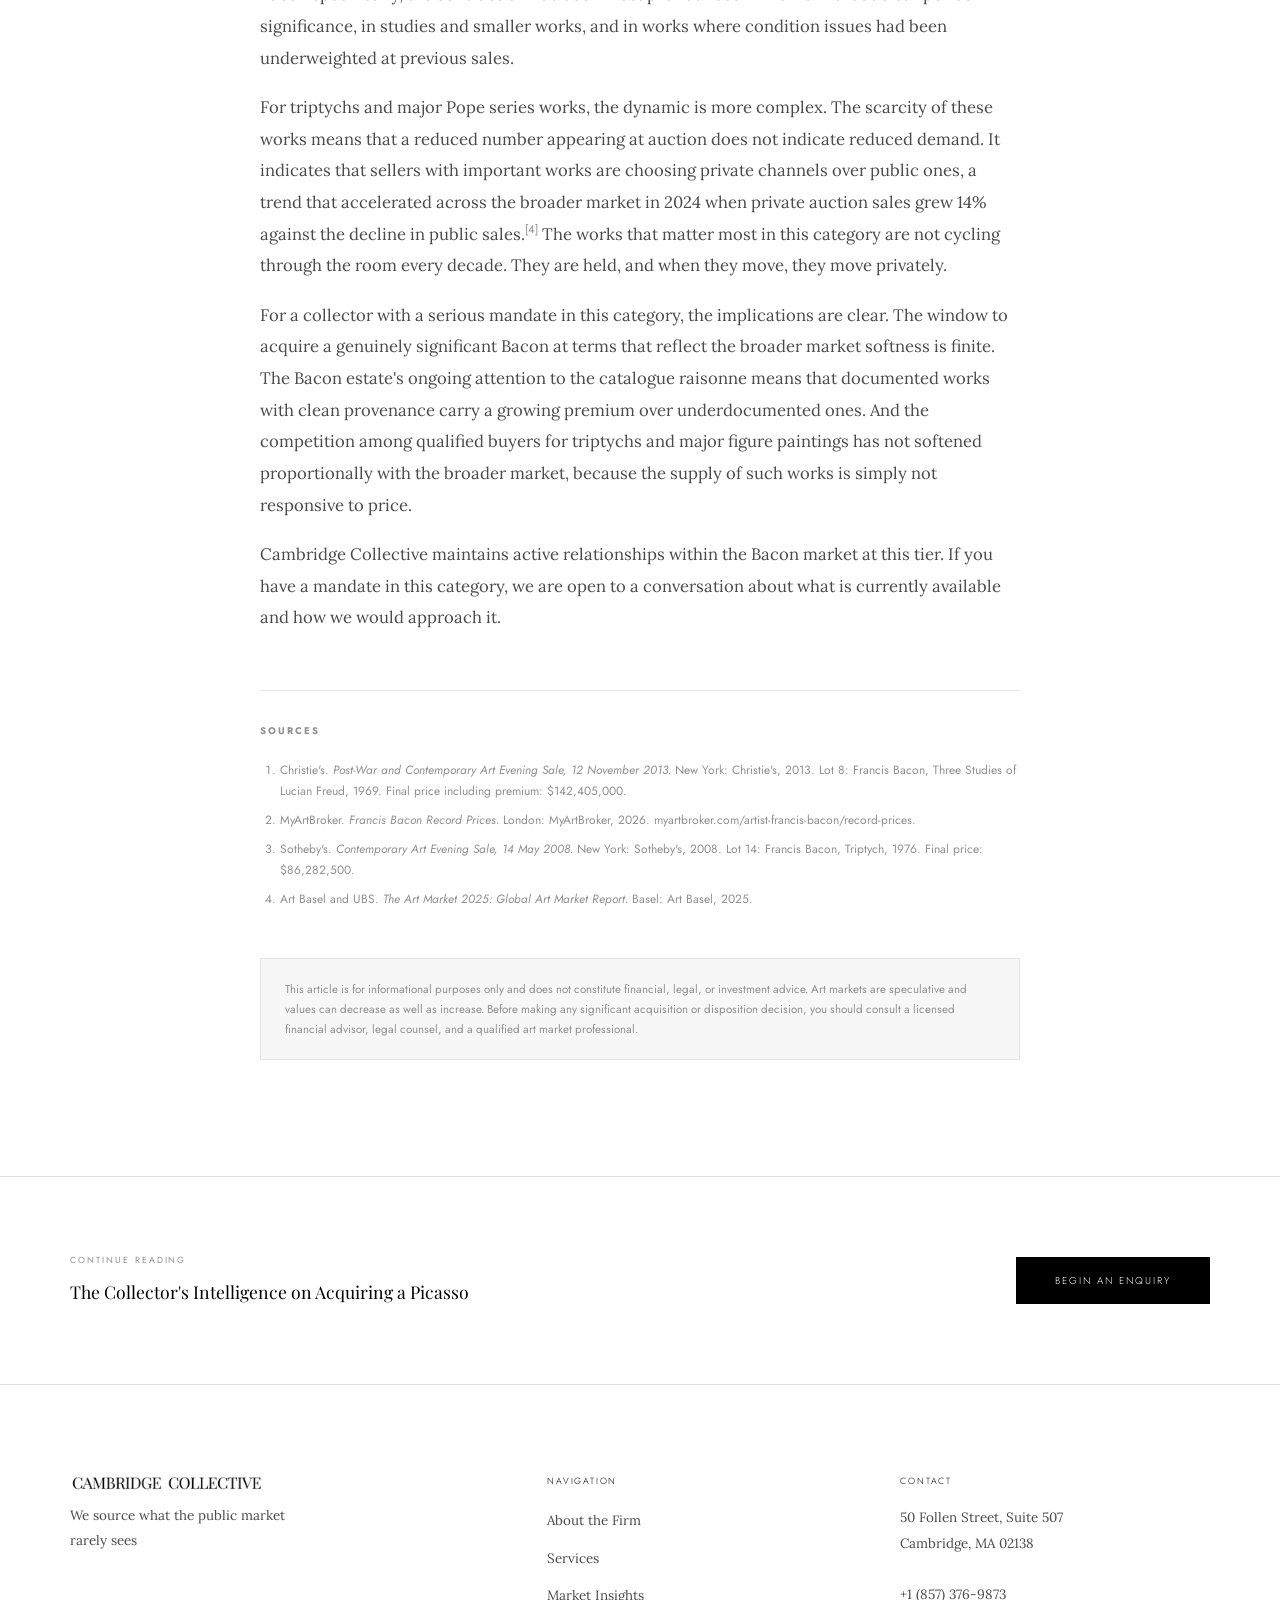
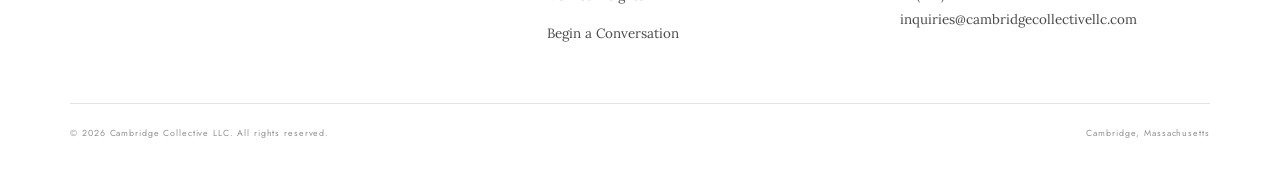
<file: article-2.html>
<!DOCTYPE html>
<html lang="en">
<head>
  <meta charset="UTF-8"/>
  <link rel="icon" type="image/png" href="images/favicon.png"/>
  <link rel="apple-touch-icon" href="images/favicon.png"/><meta name="robots" content="index, follow, max-image-preview:large, max-snippet:-1"/>
  <meta name="viewport" content="width=device-width, initial-scale=1.0"/>
  <title>Collecting Francis Bacon | Buy Bacon Paintings | Cambridge Collective</title>
  <meta name="description" content="The collector's guide to Francis Bacon: triptych hierarchy, the Pope series, auction benchmarks, and how to buy privately."/>
  <link rel="canonical" href="https://www.cambridgecollectivellc.com/article-2.html"/>
  <link rel="preconnect" href="https://fonts.googleapis.com"/>
  <link rel="preconnect" href="https://fonts.gstatic.com" crossorigin/>
  <link rel="preload" as="style" href="https://fonts.googleapis.com/css2?family=Playfair+Display:ital,wght@0,400;0,500;1,400;1,500&family=Lora:ital,wght@0,400;0,500;1,400&family=Jost:wght@200;300;400&display=swap" onload="this.onload=null;this.rel='stylesheet'"/>
  <noscript><link rel="stylesheet" href="https://fonts.googleapis.com/css2?family=Playfair+Display:ital,wght@0,400;0,500;1,400;1,500&family=Lora:ital,wght@0,400;0,500;1,400&family=Jost:wght@200;300;400&display=swap"/></noscript>
  <link rel="preload" as="image" href="images/bacon-pope-840.webp" imagesrcset="images/bacon-pope-420.webp 420w, images/bacon-pope-640.webp 640w, images/bacon-pope-840.webp 840w, images/bacon-pope-1080.webp 1080w" imagesizes="100vw" fetchpriority="high"/>
  <style>
:root {
  --w: #FFFFFF;
  --blk: #000000;
  --mid: #4A4A4A;
  --dim: #909090;
  --bdr: #E4E4E4;
  --off: #F8F8F8;
  --serif: 'Playfair Display', Georgia, serif;
  --body:  'Lora', Georgia, serif;
  --sans:  'Jost', sans-serif;
  --nav-h: 72px;
  --pad:   clamp(72px, 9vw, 130px);
  --pad-s: clamp(48px, 6vw, 88px);
  --narrow: 760px;
  --gutter: clamp(24px, 5.5vw, 80px);
}
/* CLS Prevention: reserve space for hero carousel before JS/images load */
.hero-full { min-height: 100svh; min-height: 100vh; }
.hslide { contain: strict; }

*, *::before, *::after { box-sizing: border-box; margin: 0; padding: 0; }
html { scroll-behavior: smooth; }
body { background: var(--w); color: var(--blk); font-family: var(--body); font-weight: 400; line-height: 1.78; -webkit-font-smoothing: antialiased; overflow-x: hidden; }
img { display: block; max-width: 100%; }
a { color: inherit; text-decoration: none; }

/* NAV */
nav { position: fixed; inset-block-start: 0; inset-inline: 0; z-index: 200; height: var(--nav-h); display: flex; align-items: center; justify-content: space-between; padding: 0 var(--gutter); background: var(--w); border-bottom: 1px solid transparent; transition: border-color .3s; }
nav.scrolled { border-bottom-color: var(--bdr); }
.nav-brand .wordmark { font-family: var(--serif); font-weight: 400; font-size: .88rem; letter-spacing: .14em; text-transform: uppercase; display: block; line-height: 1.1; }
.nav-brand img { height:22px; width:auto; display:block; mix-blend-mode:multiply; }
.nav-brand .subtitle { display:none !important; /* hidden – logo replaces text */ font-family: var(--sans); font-weight: 200; font-size: .5rem; letter-spacing: .28em; text-transform: uppercase; color: var(--dim); display: block; margin-top: 3px; }
.nav-links { display: flex; align-items: center; gap: clamp(20px, 3vw, 52px); list-style: none; }
.nav-links a { font-family: var(--sans); font-weight: 500; font-size: .62rem; letter-spacing: .18em; text-transform: uppercase; color: #000; text-decoration: none; transition: color .2s; }
.nav-links .cta-link a { font-weight: 400; text-decoration: underline; text-underline-offset: 3px; }
.nav-links a:hover { color: var(--blk); }
.nav-links .cta-link a { color: var(--blk); border-bottom: 1px solid var(--blk); padding-bottom: 2px; }
.menu-btn { display: none; flex-direction: column; gap: 5px; background: none; border: none; cursor: pointer; padding: 8px; }
.menu-btn span { display: block; width: 22px; height: 1px; background: var(--blk); }
@media (max-width: 800px) {
  .menu-btn { display: flex; }
  .nav-links { display: none; position: fixed; inset: var(--nav-h) 0 0 0; background: var(--w); flex-direction: column; justify-content: center; gap: 36px; }
  .nav-links.open { display: flex; }
  .nav-links a { font-size: .82rem; }
}

/* TYPOGRAPHY */
.eyebrow { font-family: var(--sans); font-weight: 300; font-size: .56rem; letter-spacing: .28em; text-transform: uppercase; color: var(--dim); display: flex; align-items: center; gap: 14px; }
.eyebrow::before { content: ''; display: block; width: 22px; height: 1px; background: var(--bdr); flex-shrink: 0; }
h1.display { font-family: var(--serif); font-weight: 400; font-style: italic; font-size: clamp(2.4rem, 5.5vw, 5.6rem); line-height: 1.1; }
h2.section-title { font-family: var(--serif); font-weight: 400; font-size: clamp(1.8rem, 3.5vw, 3rem); line-height: 1.18; }
h2.section-title em { font-style: italic; }
h3 { font-family: var(--serif); font-weight: 400; font-size: clamp(1.1rem, 1.8vw, 1.45rem); line-height: 1.32; }
.body-copy { font-family: var(--body); font-size: .96rem; line-height: 1.88; color: var(--mid); }
.lead-copy { font-family: var(--serif); font-weight: 400; font-size: clamp(1rem, 1.6vw, 1.2rem); line-height: 1.72; color: var(--blk); }

/* LAYOUT */
.rule { height: 1px; background: var(--bdr); }

/* BUTTONS */
.btn { display: inline-block; font-family: var(--sans); font-size: .62rem; font-weight: 300; letter-spacing: .2em; text-transform: uppercase; cursor: pointer; }
.btn-solid { background: var(--blk); color: var(--w); padding: 14px 38px; border: 1px solid var(--blk); transition: background .2s; }
.btn-solid:hover { background: #1a1a1a; }
.btn-outline { border: 1px solid rgba(255,255,255,.35); color: var(--w); padding: 14px 38px; transition: border-color .2s; }
.btn-outline:hover { border-color: rgba(255,255,255,.9); }
.btn-ghost { border-bottom: 1px solid var(--bdr); color: var(--mid); font-family: var(--sans); padding-bottom: 3px; transition: color .2s, border-color .2s; }
.btn-ghost:hover { color: var(--blk); border-color: var(--blk); }

/* HERO SLIDESHOW */
.hero-slideshow { position: relative; width: 100%; height: 62vh; min-height: 320px; overflow: hidden; margin-top: var(--nav-h); background: #1a1a1a; }
.slide { position: absolute; inset: 0; opacity: 0; transition: opacity 1.2s ease; }
.slide.active { opacity: 1; }
.slide img { width: 100%; height: 100%; object-fit: cover; object-position: center; }
.slide-caption { position: absolute; bottom: 20px; left: 24px; font-family: var(--sans); font-size: .53rem; letter-spacing: .18em; text-transform: uppercase; color: rgba(255,255,255,.6); }
.slide-dots { position: absolute; bottom: 22px; right: 24px; display: flex; gap: 7px; }
.dot { width: 5px; height: 5px; border-radius: 50%; background: rgba(255,255,255,.35); cursor: pointer; transition: background .3s; border: none; padding: 0; }
.dot.active { background: rgba(255,255,255,.9); }

/* HERO TEXT */
.hero-text { padding: clamp(44px, 6vw, 88px) var(--gutter); border-bottom: 1px solid var(--bdr); }
.hero-text h1.display { max-width: 780px; margin-bottom: 24px; }
.hero-text .hero-sub { max-width: 420px; margin-bottom: 40px; }
.hero-actions { display: flex; align-items: center; gap: 40px; flex-wrap: wrap; }
.hero-count { display: flex; gap: 52px; margin-top: 56px; padding-top: 40px; border-top: 1px solid var(--bdr); flex-wrap: wrap; }
.hero-count-item .num { font-family: var(--serif); font-weight: 400; font-size: clamp(1.6rem, 2.8vw, 2.4rem); display: block; line-height: 1; margin-bottom: 7px; }
.hero-count-item .label { font-family: var(--sans); font-size: .55rem; letter-spacing: .2em; text-transform: uppercase; color: var(--dim); }

/* IMAGE BAND */
.img-band { width: 100%; height: clamp(240px, 32vw, 520px); overflow: hidden; position: relative; background: #d0d0d0; }
.img-band img { width: 100%; height: 100%; object-fit: cover; object-position: center; transition: transform 1.2s ease; }
.img-band:hover img { transform: scale(1.02); }
.img-band figcaption { position: absolute; bottom: 16px; right: 20px; font-family: var(--sans); font-size: .52rem; letter-spacing: .16em; text-transform: uppercase; color: rgba(255,255,255,.55); }

/* ARTWORK STRIP */
.artwork-strip { display: grid; grid-template-columns: repeat(4, 1fr); gap: 2px; }
.artwork-strip-item { aspect-ratio: 4/5; overflow: hidden; position: relative; background: #d0d0d0; }
.artwork-strip-item img { width: 100%; height: 100%; object-fit: cover; transition: transform .8s ease; }
.artwork-strip-item:hover img { transform: scale(1.05); }
.artwork-strip-item figcaption { position: absolute; bottom: 0; inset-inline: 0; padding: 32px 14px 12px; background: linear-gradient(transparent, rgba(0,0,0,.55)); font-family: var(--sans); font-size: .5rem; letter-spacing: .14em; text-transform: uppercase; color: rgba(255,255,255,.8); }
@media (max-width: 680px) { .artwork-strip { grid-template-columns: 1fr 1fr; } }

/* SERVICES PREVIEW */
.services-preview { padding: var(--pad) var(--gutter); }
.services-intro { max-width: var(--narrow); margin-bottom: clamp(44px, 5vw, 72px); }
.services-grid { display: grid; grid-template-columns: repeat(3, 1fr); border-top: 1px solid var(--bdr); }
.svc-item { padding: 48px 0; border-bottom: 1px solid var(--bdr); border-right: 1px solid var(--bdr); }
.svc-item:last-child { border-right: none; }
.svc-item:nth-child(n+2) { padding-left: 40px; }
.svc-item:nth-child(1) { padding-right: 40px; }
.svc-num { font-family: var(--serif); font-size: .78rem; color: var(--bdr); display: block; margin-bottom: 20px; }
.svc-item h3 { margin-bottom: 12px; }
.svc-item p { margin-bottom: 20px; }
.svc-link { font-family: var(--sans); font-size: .58rem; letter-spacing: .2em; text-transform: uppercase; color: var(--blk); border-bottom: 1px solid var(--blk); padding-bottom: 2px; transition: opacity .2s; }
.svc-link:hover { opacity: .5; }
@media (max-width: 880px) { .services-grid { grid-template-columns: 1fr; } .svc-item { border-right: none; padding-left: 0 !important; padding-right: 0 !important; } }

/* STATEMENT */
.statement { background: var(--blk); text-align: center; padding: var(--pad) var(--gutter); }
.statement h2 { font-family: var(--serif); font-weight: 400; font-style: italic; font-size: clamp(1.8rem, 4.5vw, 3.8rem); line-height: 1.16; color: var(--w); max-width: 800px; margin: 0 auto 28px; }
.statement .body-copy { color: rgba(255,255,255,.42); max-width: 520px; margin: 0 auto 44px; }

/* TEAM */
.team-grid { display: grid; grid-template-columns: repeat(2, 1fr); gap: 44px; max-width: 700px; }
.team-card { display: flex; flex-direction: column; }
.team-photo { width: 100%; aspect-ratio: 1/1; background: var(--off); border: 1px solid var(--bdr); display: flex; align-items: center; justify-content: center; margin-bottom: 18px; overflow: hidden; }
.team-photo img { width: 100%; height: 100%; object-fit: cover; }
.team-photo-placeholder { display: flex; flex-direction: column; align-items: center; gap: 10px; }
.team-photo-placeholder span { font-family: var(--sans); font-size: .52rem; letter-spacing: .2em; text-transform: uppercase; color: var(--dim); }
.team-role { font-family: var(--sans); font-size: .54rem; letter-spacing: .22em; text-transform: uppercase; color: var(--dim); display: block; margin-bottom: 5px; }
.team-name { font-family: var(--serif); font-size: 1.25rem; font-weight: 400; display: block; margin-bottom: 10px; }
.team-bio { font-size: .88rem; line-height: 1.82; color: var(--mid); }
@media (max-width: 760px) { .team-grid { grid-template-columns: 1fr; gap: 32px; } }

/* INSIGHTS GRID */
.insights-preview { padding: var(--pad) var(--gutter); }
.insights-header { display: flex; justify-content: space-between; align-items: flex-end; margin-bottom: clamp(40px, 5vw, 64px); }
.insights-grid { display: grid; grid-template-columns: repeat(3, 1fr); border-top: 1px solid var(--bdr); }
.insight-card { display: block; padding: 40px 0; border-bottom: 1px solid var(--bdr); border-right: 1px solid var(--bdr); transition: opacity .25s; }
.insight-card:hover { opacity: .62; }
.insight-card:last-child { border-right: none; }
.insight-card:nth-child(n+2) { padding-left: 36px; }
.insight-card:nth-child(1) { padding-right: 36px; }
.insight-card:nth-child(2) { padding-right: 36px; }
.card-img { width: 100%; aspect-ratio: 16/10; overflow: hidden; margin-bottom: 20px; background: var(--off); }
.card-img img { width: 100%; height: 100%; object-fit: cover; transition: transform .7s ease; }
.insight-card:hover .card-img img { transform: scale(1.04); }
.card-cat { font-family: var(--sans); font-size: .54rem; letter-spacing: .22em; text-transform: uppercase; color: var(--dim); display: block; margin-bottom: 9px; }
.card-title { font-family: var(--serif); font-weight: 400; font-size: clamp(.98rem, 1.5vw, 1.15rem); line-height: 1.4; margin-bottom: 11px; color: var(--blk); }
.card-excerpt { font-size: .84rem; line-height: 1.82; color: var(--mid); }
@media (max-width: 860px) { .insights-grid { grid-template-columns: 1fr; } .insight-card { border-right: none; padding-left: 0 !important; padding-right: 0 !important; } .insights-header { flex-direction: column; align-items: flex-start; gap: 20px; } }

/* FOOTER */
footer { padding: clamp(56px, 7vw, 88px) var(--gutter) 32px; border-top: 1px solid var(--bdr); }
.footer-grid { display: grid; grid-template-columns: 1.4fr 1fr 1fr; gap: 44px; margin-bottom: 48px; }
.footer-brand .wordmark { font-family: var(--serif); font-weight: 400; font-size: .88rem; letter-spacing: .14em; text-transform: uppercase; display: block; }
.footer-brand .subtitle { font-family: var(--sans); font-size: .5rem; letter-spacing: .25em; text-transform: uppercase; color: var(--dim); display: block; margin-top: 3px; margin-bottom: 16px; }
.footer-tagline { font-family: var(--body); font-size: .84rem; color: var(--mid); max-width: 220px; line-height: 1.85; }
.footer-col h5 { font-family: var(--sans); font-size: .56rem; font-weight: 300; letter-spacing: .2em; text-transform: uppercase; margin-bottom: 16px; }
.footer-col ul { list-style: none; }
.footer-col ul li { margin-bottom: 9px; }
.footer-col ul a { font-family: var(--body); font-size: .84rem; color: var(--mid); transition: color .2s; }
.footer-col ul a:hover { color: var(--blk); }
.footer-col address { font-style: normal; font-family: var(--body); font-size: .84rem; color: var(--mid); line-height: 1.9; }
.footer-col address a { color: var(--mid); transition: color .2s; }
.footer-col address a:hover { color: var(--blk); }
.footer-bottom { display: flex; justify-content: space-between; align-items: center; padding-top: 22px; border-top: 1px solid var(--bdr); font-family: var(--sans); font-size: .55rem; letter-spacing: .1em; color: var(--dim); }
@media (max-width: 760px) { .footer-grid { grid-template-columns: 1fr; gap: 32px; } .footer-bottom { flex-direction: column; gap: 8px; text-align: center; } }

/* PAGE HERO */
.page-hero { padding: calc(var(--nav-h) + clamp(56px, 8vw, 108px)) var(--gutter) clamp(56px, 8vw, 108px); border-bottom: 1px solid var(--bdr); }
.page-hero h1.display { max-width: 800px; }
.page-hero .lead-copy { max-width: 540px; margin-top: 24px; }

/* SERVICES PAGE */
.svc-full { display: grid; grid-template-columns: 240px 1fr; gap: 72px; padding: var(--pad) var(--gutter); border-bottom: 1px solid var(--bdr); }
.svc-full:last-of-type { border-bottom: none; }
.svc-sidebar .big-num { font-family: var(--serif); font-size: 5rem; line-height: 1; color: var(--bdr); display: block; margin-bottom: 20px; }
.svc-sidebar h2 { font-family: var(--serif); font-weight: 400; font-size: clamp(1.4rem, 2.3vw, 1.9rem); line-height: 1.28; }
.svc-body p { font-family: var(--body); font-size: .96rem; line-height: 1.88; color: var(--mid); margin-bottom: 16px; }
.svc-body ul { list-style: none; border-top: 1px solid var(--bdr); margin-top: 32px; }
.svc-body ul li { padding: 12px 0 12px 14px; border-bottom: 1px solid var(--bdr); font-family: var(--body); font-size: .88rem; color: var(--mid); position: relative; }
.svc-body ul li::before { content: ''; position: absolute; left: 0; top: 50%; width: 5px; height: 1px; background: var(--dim); }
@media (max-width: 780px) { .svc-full { grid-template-columns: 1fr; gap: 24px; } .svc-sidebar .big-num { font-size: 3rem; } }
.process-section { padding: var(--pad) var(--gutter); background: var(--off); }
.process-grid { display: grid; grid-template-columns: repeat(4, 1fr); border-top: 1px solid var(--bdr); margin-top: 48px; }
.process-step { padding: 32px 0; border-right: 1px solid var(--bdr); border-bottom: 1px solid var(--bdr); }
.process-step:last-child { border-right: none; }
.process-step:nth-child(n+2) { padding-left: 28px; }
.step-num { font-family: var(--sans); font-size: .55rem; letter-spacing: .2em; text-transform: uppercase; color: var(--dim); display: block; margin-bottom: 12px; }
.process-step h3 { font-size: 1rem; margin-bottom: 9px; }
.process-step p { font-family: var(--body); font-size: .84rem; color: var(--mid); line-height: 1.8; }
@media (max-width: 780px) { .process-grid { grid-template-columns: 1fr 1fr; } .process-step:nth-child(2n) { border-right: none; } .process-step:nth-child(n+2) { padding-left: 0; } .process-step:nth-child(even) { padding-left: 24px; } }

/* INSIGHTS PAGE */
.insights-page-grid { display: grid; grid-template-columns: repeat(3, 1fr); border-top: 1px solid var(--bdr); padding: 0 var(--gutter); }
.insights-page-grid .insight-card { border-right: 1px solid var(--bdr); }
.insights-page-grid .insight-card:last-child { border-right: none; }
@media (max-width: 860px) { .insights-page-grid { grid-template-columns: 1fr; } .insights-page-grid .insight-card { border-right: none; } }
.insights-page-grid-two { display: grid; grid-template-columns: repeat(2, 1fr); border-top: 1px solid var(--bdr); padding: 0 var(--gutter); }
.insights-page-grid-two .insight-card { border-right: 1px solid var(--bdr); }
.insights-page-grid-two .insight-card:last-child { border-right: none; }
@media (max-width: 680px) { .insights-page-grid-two { grid-template-columns: 1fr; } .insights-page-grid-two .insight-card { border-right: none; } }

/* ARTICLE */
.article-hero { padding: calc(var(--nav-h) + 64px) var(--gutter) 64px; border-bottom: 1px solid var(--bdr); max-width: calc(var(--narrow) + var(--gutter) * 2); }
.article-cat { font-family: var(--sans); font-size: .55rem; letter-spacing: .25em; text-transform: uppercase; color: var(--dim); display: block; margin-bottom: 20px; }
.article-hero h1 { font-family: var(--serif); font-weight: 400; font-style: italic; font-size: clamp(2rem, 4.5vw, 4rem); line-height: 1.12; margin-bottom: 22px; }
.article-meta { font-family: var(--sans); font-size: .58rem; letter-spacing: .15em; color: var(--dim); }
.article-img { width: 100%; height: clamp(260px, 38vw, 580px); overflow: hidden; background: var(--off); }
.article-img img { width: 100%; height: 100%; object-fit: cover; }
.article-img figcaption { font-family: var(--sans); font-size: .52rem; letter-spacing: .15em; text-transform: uppercase; color: var(--dim); padding: 10px var(--gutter) 0; }
.article-body { max-width: calc(var(--narrow) + var(--gutter) * 2); margin: 0 auto; padding: var(--pad) var(--gutter); }
.article-body .lead-copy { margin-bottom: 30px; }
.article-body h2 { font-family: var(--serif); font-weight: 400; font-size: clamp(1.4rem, 2.5vw, 2rem); margin-top: 52px; margin-bottom: 16px; }
.article-body p { font-family: var(--body); font-size: 1.04rem; line-height: 1.9; color: var(--mid); margin-bottom: 18px; }
.article-mid-img { width: 100%; height: clamp(200px, 26vw, 400px); overflow: hidden; margin: 44px 0; background: var(--off); }
.article-mid-img img { width: 100%; height: 100%; object-fit: cover; }
.article-mid-img figcaption { font-family: var(--sans); font-size: .52rem; letter-spacing: .15em; text-transform: uppercase; color: var(--dim); padding-top: 9px; }
.stat-callout { border-top: 1px solid var(--bdr); border-bottom: 1px solid var(--bdr); padding: 32px 0; margin: 44px 0; display: grid; grid-template-columns: repeat(3, 1fr); gap: 20px; text-align: center; }
.stat-callout .stat-num { font-family: var(--serif); font-weight: 400; font-size: clamp(1.8rem, 3vw, 2.6rem); display: block; line-height: 1; margin-bottom: 7px; }
.stat-callout .stat-lbl { font-family: var(--sans); font-size: .58rem; letter-spacing: .16em; text-transform: uppercase; color: var(--dim); }
@media (max-width: 580px) { .stat-callout { grid-template-columns: 1fr; } }
.article-footer { padding: var(--pad-s) var(--gutter); border-top: 1px solid var(--bdr); display: flex; justify-content: space-between; align-items: center; flex-wrap: wrap; gap: 22px; }
.article-footer-label { font-family: var(--sans); font-size: .55rem; letter-spacing: .22em; text-transform: uppercase; color: var(--dim); margin-bottom: 7px; display: block; }

/* CHART WRAPPER */
.chart-wrap { margin: 44px 0; padding: 32px; background: var(--off); border: 1px solid var(--bdr); }
.chart-wrap .chart-title { font-family: var(--sans); font-size: .6rem; letter-spacing: .2em; text-transform: uppercase; color: var(--dim); margin-bottom: 24px; display: block; }
.chart-source { font-family: var(--sans); font-size: .55rem; color: var(--dim); letter-spacing: .08em; margin-top: 12px; }

/* ABOUT */
.about-body { padding: var(--pad) var(--gutter); }
.about-two-col { display: grid; grid-template-columns: 1fr 1fr; gap: 72px; align-items: start; }
@media (max-width: 860px) { .about-two-col { grid-template-columns: 1fr; gap: 40px; } }
.principle-list { margin-top: 48px; }
.principle { display: grid; grid-template-columns: 52px 1fr; gap: 20px; padding: 26px 0; border-top: 1px solid var(--bdr); }
.principle:last-child { border-bottom: 1px solid var(--bdr); }
.principle-num { font-family: var(--serif); font-size: .95rem; color: var(--dim); padding-top: 2px; }
.principle h3 { font-size: 1rem; margin-bottom: 7px; }
.principle p { font-family: var(--body); font-size: .88rem; color: var(--mid); line-height: 1.82; }

/* CONTACT */
.contact-split { display: grid; grid-template-columns: 1fr 1fr; border-top: 1px solid var(--bdr); }
.contact-left { padding: var(--pad) var(--gutter) var(--pad) 0; }
.contact-right { padding: var(--pad) 0 var(--pad) var(--gutter); border-left: 1px solid var(--bdr); }
@media (max-width: 860px) { .contact-split { grid-template-columns: 1fr; } .contact-right { border-left: none; border-top: 1px solid var(--bdr); padding: var(--pad-s) 0 0; } .contact-left { padding-right: 0; } }
.form-field { margin-bottom: 24px; }
.form-field label { display: block; font-family: var(--sans); font-size: .55rem; letter-spacing: .2em; text-transform: uppercase; color: var(--dim); margin-bottom: 9px; }
.form-field input, .form-field select, .form-field textarea { width: 100%; background: transparent; border: none; border-bottom: 1px solid var(--bdr); padding: 9px 0; font-family: var(--body); font-size: .9rem; color: var(--blk); outline: none; transition: border-color .2s; border-radius: 0; -webkit-appearance: none; appearance: none; }
.form-field input:focus, .form-field select:focus, .form-field textarea:focus { border-bottom-color: var(--blk); }
.form-field textarea { min-height: 96px; resize: vertical; line-height: 1.65; }
.form-note { font-family: var(--body); font-size: .72rem; color: var(--dim); line-height: 1.7; margin-top: 20px; font-style: italic; }

/* FADE UP */
.fade-up { opacity: 0; transform: translateY(20px); transition: opacity .7s ease, transform .7s ease; }
.fade-up.visible { opacity: 1; transform: translateY(0); }
.fade-up:nth-child(2) { transition-delay: .07s; }
.fade-up:nth-child(3) { transition-delay: .14s; }
.fade-up:nth-child(4) { transition-delay: .21s; }
  </style>
  <style>
    .footnotes{border-top:1px solid var(--bdr);margin-top:56px;padding-top:32px}
    .footnotes h4{font-family:'Jost',sans-serif;font-size:.6rem;letter-spacing:.2em;text-transform:uppercase;color:var(--dim);margin-bottom:20px}
    .footnotes ol{padding-left:20px}
    .footnotes li{font-family:'Jost',sans-serif;font-size:.75rem;color:var(--dim);line-height:1.75;margin-bottom:8px}
    .fn{font-size:.72rem;vertical-align:super;color:var(--dim);font-family:'Jost',sans-serif}
    .disclaimer{background:#f7f7f7;border:1px solid var(--bdr);padding:20px 24px;margin-top:48px;font-family:'Jost',sans-serif;font-size:.72rem;color:var(--dim);line-height:1.75}
  </style>
  <meta name="keywords" content="Francis Bacon paintings, buy Francis Bacon, Francis Bacon triptych, Francis Bacon auction record, Bacon Pope series, Post-War British art, collect Francis Bacon, Francis Bacon market"/>
  <meta property="og:title" content="Collecting Francis Bacon | Buy Bacon Paintings | Cambridge Collective"/>
  <meta property="og:description" content="The collector's guide to Francis Bacon: triptych hierarchy, the Pope series, auction benchmarks, and how to buy privately."/>
  <meta property="og:type" content="article"/>
  <meta property="og:url" content="https://www.cambridgecollectivellc.com/article-2.html"/>
  <meta property="article:author" content="Ram Solanki"/>
  <meta property="article:published_time" content="2026-02-01"/>
  <meta property="article:section" content="Post-War Art"/>
  <meta property="og:site_name" content="Cambridge Collective"/>
  <meta name="twitter:card" content="summary"/>
  <meta name="twitter:title" content="Collecting Francis Bacon | Buy Bacon Paintings | Cambridge Collective"/>
  <meta name="twitter:description" content="The collector's guide to Francis Bacon: triptych hierarchy, the Pope series, auction benchmarks, and how to buy privately."/>
<script type="application/ld+json">
{
  "@context": "https://schema.org",
  "@graph": [
    {
      "@type": "BlogPosting",
      "@id": "https://www.cambridgecollectivellc.com/article-2.html#article",
      "headline": "Collecting Francis Bacon: The Definitive Guide to One of the Most Important Post-War Markets",
      "description": "The collector's guide to Francis Bacon: triptych hierarchy, the Pope series, auction benchmarks, and how to buy privately.",
      "url": "https://www.cambridgecollectivellc.com/article-2.html",
      "datePublished": "2026-02-01",
      "dateModified": "2026-04-09",
      "author": {
        "@type": "Person",
        "@id": "https://www.cambridgecollectivellc.com/#ram-solanki",
        "name": "Ram Solanki",
        "url": "https://www.cambridgecollectivellc.com/about.html"
      },
      "publisher": {"@id": "https://www.cambridgecollectivellc.com/#organization"},
      "image": {
        "@type": "ImageObject",
        "url": "https://www.cambridgecollectivellc.com/images/bacon-pope.jpg",
        "width": 1093,
        "height": 1280
      },
      "articleSection": "Post-War Art",
      "isPartOf": {"@id": "https://www.cambridgecollectivellc.com/#website"}
    },
    {
      "@type": "BreadcrumbList",
      "itemListElement": [
        {"@type": "ListItem", "position": 1, "name": "Home", "item": "https://www.cambridgecollectivellc.com/"},
        {"@type": "ListItem", "position": 2, "name": "Market Intelligence", "item": "https://www.cambridgecollectivellc.com/insights.html"},
        {"@type": "ListItem", "position": 3, "name": "Collecting Francis Bacon", "item": "https://www.cambridgecollectivellc.com/article-2.html"}
      ]
    }
  ]
}
</script>
</head>
<body>
<nav id="nav">
  <a href="/" class="nav-brand"><img width="500" height="56" srcset="images/logo-250.webp 250w, images/logo-500.webp 500w" sizes="247px" src="images/logo-500.webp" alt="Cambridge Collective" style="height:28px;width:auto;display:block;" decoding="async"/></a>
  <button class="menu-btn" aria-label="Menu"><span></span><span></span></button>
  <ul class="nav-links">
    <li><a href="about.html">About</a></li><li><a href="services.html">Services</a></li><li><a href="insights.html">Insights</a></li>
    <li class="cta-link"><a href="contact.html">Begin a Conversation</a></li>
  </ul>
</nav>

<header class="article-hero fade-up">
  <span class="article-cat" style="color:#000;">Post-War · Cambridge Collective · 2026</span>
  <h1>Collecting Francis Bacon: The Definitive Guide to One of the Most Important Post-War Markets</h1>
  <p class="article-meta">Authored by Ram Solanki · Cambridge Collective · 10 minute read</p>
</header>

<figure class="article-img fade-up">
  <img srcset="images/bacon-pope-420.webp 420w, images/bacon-pope-640.webp 640w, images/bacon-pope-840.webp 840w, images/bacon-pope-1080.webp 1080w" sizes="100vw" width="1080" height="1265" src="images/bacon-pope-840.webp" alt="Francis Bacon, Study for Velazquez Pope II, 1961" loading="eager" decoding="async"/>
</figure>
<p style="font-family:'Jost',sans-serif;font-size:.52rem;letter-spacing:.15em;text-transform:uppercase;color:#909090;padding:10px var(--gutter) 0;">Francis Bacon — Study for Velazquez Pope II, 1961. Vatican Museums Collection of Contemporary Art.</p>

<article class="article-body">
  <p class="lead-copy">Francis Bacon was born in Dublin on October 28, 1909, to English parents, and spent most of his adult life in London. He had no formal art training. He taught himself to paint, destroyed most of his early work, and did not achieve serious recognition until 1944, when Three Studies for Figures at the Base of a Crucifixion was exhibited at the Lefevre Gallery. He died in Madrid in April 1992, at the age of 82, while visiting a friend. In the half-century between those two moments, he built one of the most important bodies of work in twentieth-century art.</p>

  <p>Today, Bacon holds the Post-War British market essentially alone. His auction record stands at $142.4 million, achieved at Christie's New York in November 2013 for Three Studies of Lucian Freud, a 1969 triptych that had never previously appeared at auction.<sup class="fn">[1]</sup> That record made it, briefly, the most expensive work ever sold at public auction. It has since been surpassed by Picasso, but it remains the benchmark for Post-War British art and one of the defining sales of the past quarter century. His second-highest result, Triptych Inspired by the Oresteia of Aeschylus (1981), achieved £68.8 million at Sotheby's New York in June 2020.<sup class="fn">[2]</sup></p>

  <div class="stat-callout">
    <div><span class="stat-num">$142.4M</span><span class="stat-lbl">Three Studies of Lucian Freud, Christie's New York, November 2013<sup class="fn">[1]</sup></span></div>
    <div><span class="stat-num">£68.8M</span><span class="stat-lbl">Triptych Inspired by the Oresteia of Aeschylus, Sotheby's New York, June 2020<sup class="fn">[2]</sup></span></div>
    <div><span class="stat-num">£89M+</span><span class="stat-lbl">Hammer price of Three Studies of Lucian Freud in sterling terms, 2013<sup class="fn">[1]</sup></span></div>
  </div>

  <h2>The life that made the work</h2>

  <p>Bacon's personal life and his painting are inseparable. He lived in Soho, at the centre of a circle of painters, drinkers, and gamblers that included Lucian Freud, Isabel Rawsthorne, and John Deakin. He gambled constantly, drank heavily, and worked in the mornings, alone in a chaotic studio. The disorder of his working environment was famous: a floor deep in photographs, torn-out images from scientific and medical texts, newspaper cuttings, and discarded canvases. Francis Giacobetti photographed the studio in detail in 1974. When Bacon moved from Reece Mews in South Kensington to a new space, the studio itself was eventually relocated intact to Dublin, where it is now housed and accessible to visitors at the Hugh Lane Gallery.</p>

  <p>The people around him became his primary subjects. George Dyer, whom he met in 1963 and with whom he had a decade-long relationship, was the subject of more than 40 paintings. Dyer's death in Paris in October 1971, on the eve of Bacon's major Galeries Nationales du Grand Palais retrospective, produced the Black Triptychs of the early 1970s, widely considered among his most emotionally devastating works. Lucian Freud, with whom Bacon's relationship was simultaneously one of deep friendship and creative rivalry, was the subject of 14 paintings between 1964 and 1971. The 2013 triptych that set the auction record was the last of only two full-length triptychs Bacon made of Freud.<sup class="fn">[1]</sup></p>

  <h2>The hierarchy of formats and why it matters</h2>

  <p>To collect Bacon intelligently, you need to understand the hierarchy of his output. It is not a continuum. It is a structure with very clear tiers, and the market prices each tier accordingly.</p>

  <p>At the apex sit the triptychs. Bacon regarded them as his most significant work. He said so explicitly, and the market agrees with complete consistency. The three-panel format allowed him to explore a subject from multiple angles, psychological and physical simultaneously, in a way that a single canvas could not. The 1981 Oresteia triptych, the 1976 triptych that sold for $86.28 million at Sotheby's in 2008,<sup class="fn">[3]</sup> the Studies for a Portrait of John Edwards which achieved $80.8 million at Christie's New York in 2014<sup class="fn">[2]</sup> — these are the works that collectors worldwide competed for, and the prices reflect that competition. When a major Bacon triptych becomes available, whether at public auction or through private channels, it is a global event.</p>

  <p>Below the triptychs sit the large-scale single-figure oils, and within that category, the most important variable is the identity of the sitter. A portrait of Lucian Freud commands a different tier than an anonymous figure study of equivalent period and scale. A portrait of George Dyer from the 1960s commands a different tier than one of his unnamed seated figures. The market for these works is deep and consistent: Study for a Portrait of Lucian Freud (1964) achieved over £43 million at Christie's in 2022 after having been out of public view since 1965.<sup class="fn">[2]</sup></p>

  <p>The Pope series occupies a category of its own. Beginning in 1949 and continuing for approximately two decades, Bacon produced works responding to Velazquez's Portrait of Pope Innocent X, a painting he famously never visited at the Galleria Doria Pamphilj in Rome. The screaming mouth, the glass cage, the dissolution of papal authority into psychological terror — these elements entered the language of Post-War visual culture in a way that few other images have. A major Pope series work represents a different order of cultural significance to other single-canvas Bacons, and the market has always priced it accordingly.</p>

  <h2>What collectors value and why</h2>

  <p>The collectors who have built the most significant Bacon holdings are not purely financial actors. They are people for whom Bacon's subject matter resonates at a personal level: the isolation, the physicality, the refusal of comfort. Bacon never painted landscapes. He never painted still lifes. Everything in his work is about the human body under pressure, psychological and physical. That intensity is what makes his work impossible to look away from, and it is what sustains demand across every market cycle.</p>

  <p>Provenance is central to value in this market in a way that exceeds almost any other artist. Works with clear Marlborough Gallery provenance, the gallery that represented Bacon from 1958 onwards, carry an implicit authenticity endorsement that the market values explicitly. The Bacon catalogue raisonne, maintained by the Estate of Francis Bacon, is the primary reference document against which any significant acquisition must be checked. The Estate has, in recent years, been more rigorous about documentation standards, which has had the effect of widening the premium for works with complete and unambiguous records.</p>

  <p>Condition is the variable that most buyers underweight. Bacon worked on unprimed canvas, often on the reverse side, and used oil paint, household emulsions, and a range of other materials in non-standard combinations. The result is a body of work where condition issues are structurally more prevalent than in the output of almost any other artist of comparable market standing. A pre-purchase technical examination by a specialist conservator is not a precaution at this level. It is a standard requirement.</p>

  <figure class="article-mid-img">
    <img srcset="images/bacon-head-420.webp 420w, images/bacon-head-640.webp 640w, images/bacon-head-840.webp 840w" sizes="100vw" width="840" height="1008" src="images/bacon-head-840.webp" alt="Francis Bacon, Head with Raised Arm, 1955" loading="lazy" decoding="async"/>
    <figcaption>Bacon — Head with Raised Arm, 1955. Early figurative works of this scale are held almost entirely in institutional or long-term private collections.</figcaption>
  </figure>

  <h2>The market in 2024 and 2025: what intelligent buyers should understand</h2>

  <p>The broader Post-War market has been under significant pressure since 2022. Public auction sales of art fell 25% in 2024, and the $10M-plus segment saw a 39% decline in lot volume.<sup class="fn">[4]</sup> For Bacon specifically, the contraction has been most pronounced in works without clear period significance, in studies and smaller works, and in works where condition issues had been underweighted at previous sales.</p>

  <p>For triptychs and major Pope series works, the dynamic is more complex. The scarcity of these works means that a reduced number appearing at auction does not indicate reduced demand. It indicates that sellers with important works are choosing private channels over public ones, a trend that accelerated across the broader market in 2024 when private auction sales grew 14% against the decline in public sales.<sup class="fn">[4]</sup> The works that matter most in this category are not cycling through the room every decade. They are held, and when they move, they move privately.</p>

  <p>For a collector with a serious mandate in this category, the implications are clear. The window to acquire a genuinely significant Bacon at terms that reflect the broader market softness is finite. The Bacon estate's ongoing attention to the catalogue raisonne means that documented works with clean provenance carry a growing premium over underdocumented ones. And the competition among qualified buyers for triptychs and major figure paintings has not softened proportionally with the broader market, because the supply of such works is simply not responsive to price.</p>

  <p>Cambridge Collective maintains active relationships within the Bacon market at this tier. If you have a mandate in this category, we are open to a conversation about what is currently available and how we would approach it.</p>

  <div class="footnotes">
    <h4>Sources</h4>
    <ol>
      <li>Christie's. <em>Post-War and Contemporary Art Evening Sale, 12 November 2013.</em> New York: Christie's, 2013. Lot 8: Francis Bacon, Three Studies of Lucian Freud, 1969. Final price including premium: $142,405,000.</li>
      <li>MyArtBroker. <em>Francis Bacon Record Prices.</em> London: MyArtBroker, 2026. myartbroker.com/artist-francis-bacon/record-prices.</li>
      <li>Sotheby's. <em>Contemporary Art Evening Sale, 14 May 2008.</em> New York: Sotheby's, 2008. Lot 14: Francis Bacon, Triptych, 1976. Final price: $86,282,500.</li>
      <li>Art Basel and UBS. <em>The Art Market 2025: Global Art Market Report.</em> Basel: Art Basel, 2025.</li>
    </ol>
  </div>

  <div class="disclaimer">
    This article is for informational purposes only and does not constitute financial, legal, or investment advice. Art markets are speculative and values can decrease as well as increase. Before making any significant acquisition or disposition decision, you should consult a licensed financial advisor, legal counsel, and a qualified art market professional.
  </div>
</article>

<div class="article-footer">
  <div>
    <span class="article-footer-label">Continue Reading</span>
    <a href="article-3.html" style="font-family:'Playfair Display',serif;font-size:1.1rem;font-weight:400;color:#000;">The Collector's Intelligence on Acquiring a Picasso</a>
  </div>
  <a href="contact.html" class="btn btn-solid">Begin an Enquiry</a>
</div>

<footer>
  <div class="footer-grid">
    <div class="footer-brand"><img width="500" height="56" srcset="images/logo-250.webp 250w, images/logo-500.webp 500w" sizes="194px" src="images/logo-500.webp" alt="Cambridge Collective" style="height:22px;width:auto;display:block;margin-bottom:8px;" decoding="async"/><p class="footer-tagline">We source what the public market rarely sees</p></div>
    <div class="footer-col"><h5>Navigation</h5><ul><li><a href="about.html">About the Firm</a></li><li><a href="services.html">Services</a></li><li><a href="insights.html">Market Insights</a></li><li><a href="contact.html">Begin a Conversation</a></li></ul></div>
    <div class="footer-col"><h5>Contact</h5><address>50 Follen Street, Suite 507<br>Cambridge, MA 02138<br><br><a href="tel:+18573769873">+1 (857) 376-9873</a><br><a href="mailto:inquiries@cambridgecollectivellc.com">inquiries@cambridgecollectivellc.com</a></address></div>
  </div>
  <div class="footer-bottom"><span>&copy; 2026 Cambridge Collective LLC. All rights reserved.</span><span>Cambridge, Massachusetts</span></div>
</footer>
<script>
const nav=document.getElementById("nav");
window.addEventListener("scroll",()=>nav.classList.toggle("scrolled",scrollY>20));
document.querySelector(".menu-btn").addEventListener("click",()=>document.querySelector(".nav-links").classList.toggle("open"));
const io=new IntersectionObserver(e=>{e.forEach(x=>{if(x.isIntersecting)x.target.classList.add("visible")})},{threshold:0.07});
document.querySelectorAll(".fade-up").forEach(el=>io.observe(el));
</script>
<!-- Analytics: GA4 + HubSpot, injected after window load to keep the main thread free during page load -->
<script>
  window.dataLayer = window.dataLayer || [];
  function gtag(){dataLayer.push(arguments);}
  gtag('js', new Date());
  gtag('config', 'G-GPB1CGBKZX');
  window.addEventListener('load', function () {
    setTimeout(function () {
      var g = document.createElement('script');
      g.src = 'https://www.googletagmanager.com/gtag/js?id=G-GPB1CGBKZX';
      g.async = true; document.body.appendChild(g);
      var h = document.createElement('script');
      h.src = 'https://js-na2.hs-scripts.com/245288613.js';
      h.id = 'hs-script-loader'; h.async = true; h.defer = true;
      document.body.appendChild(h);
    }, 0);
  });
</script>
</body>
</html>
</file>
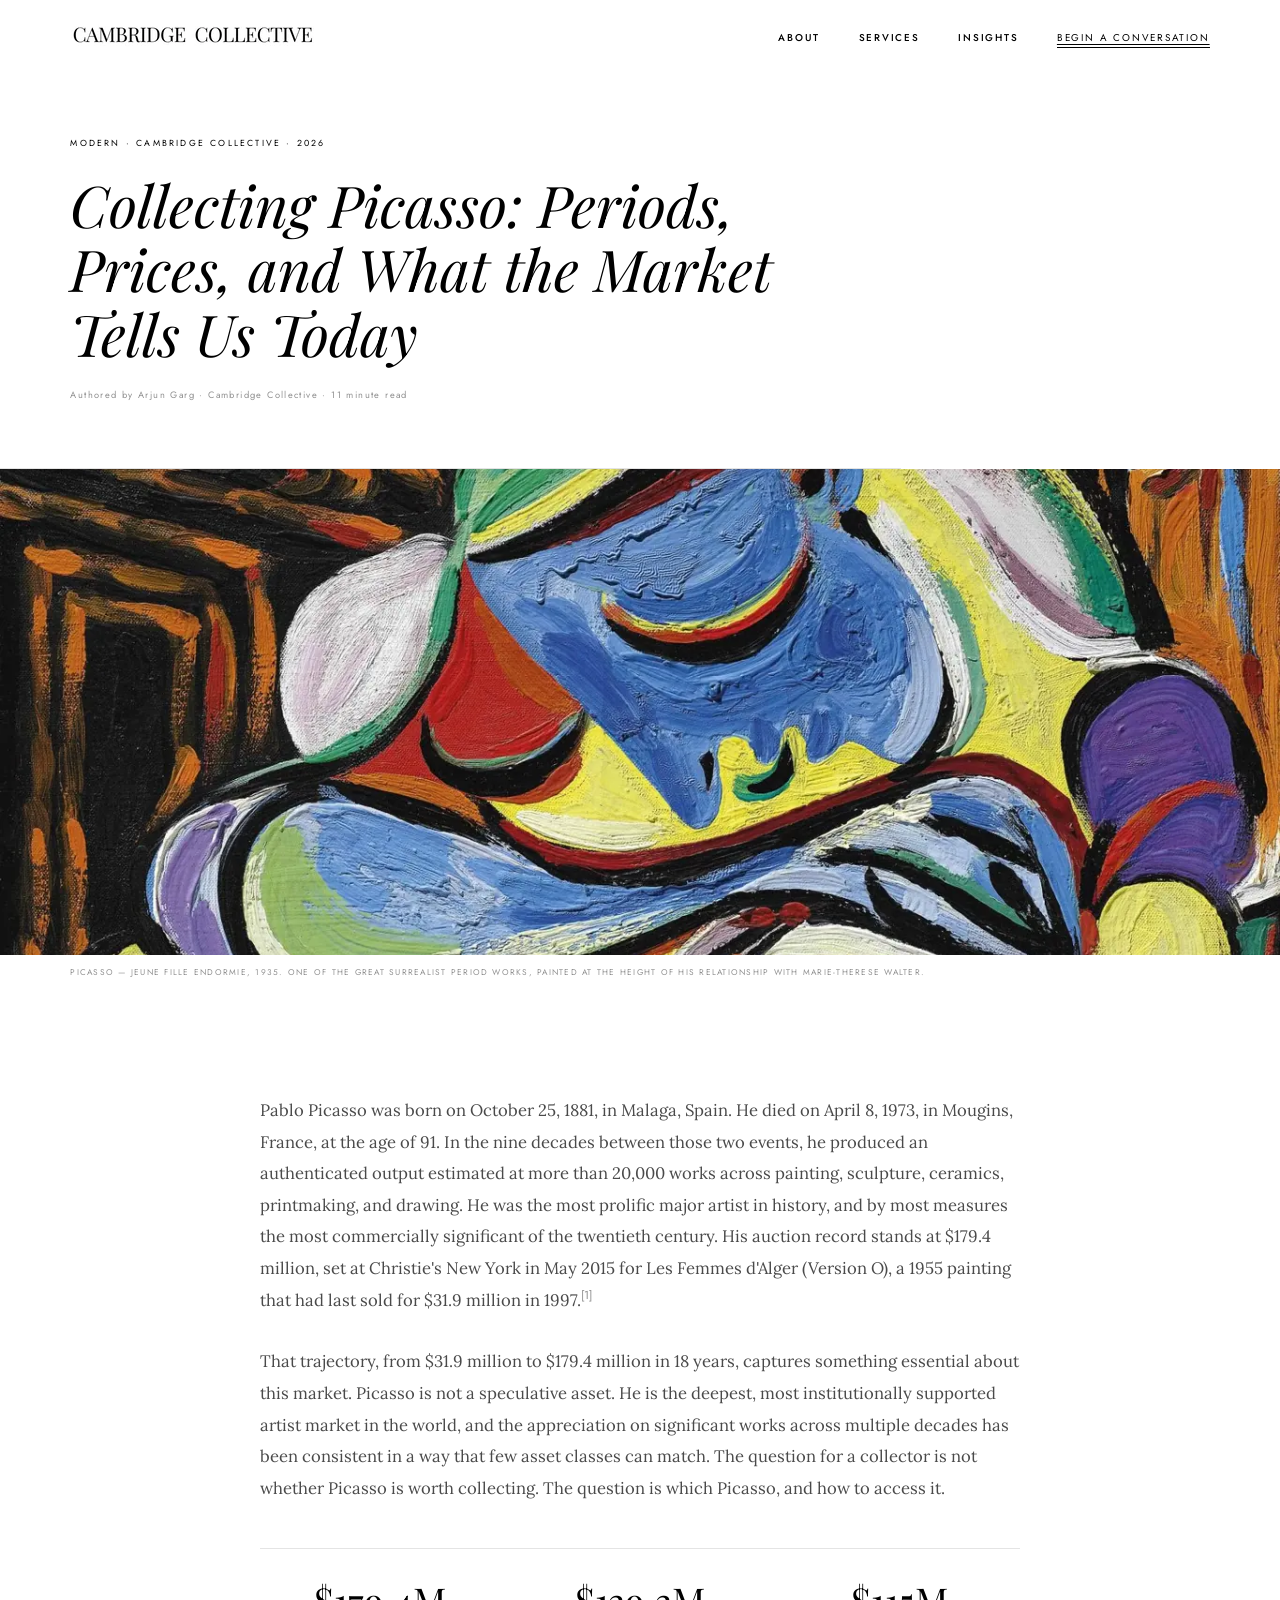
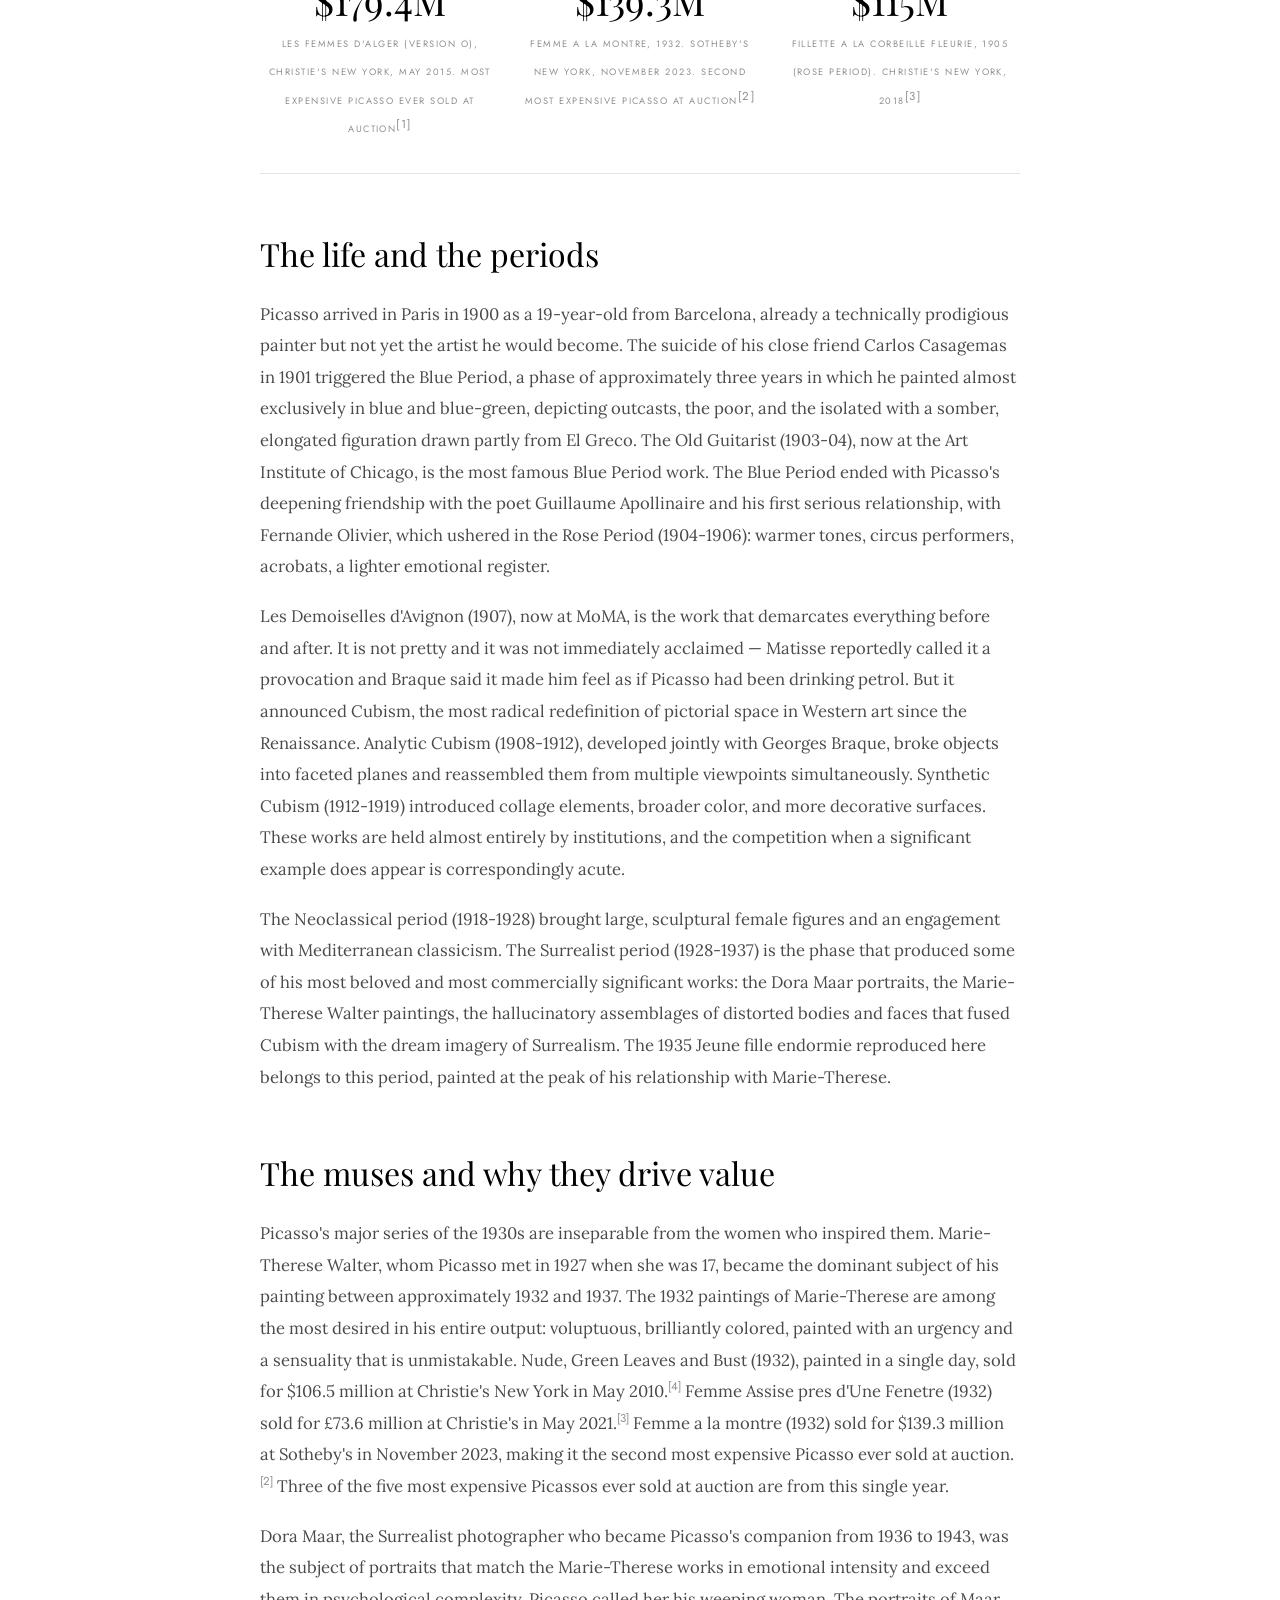
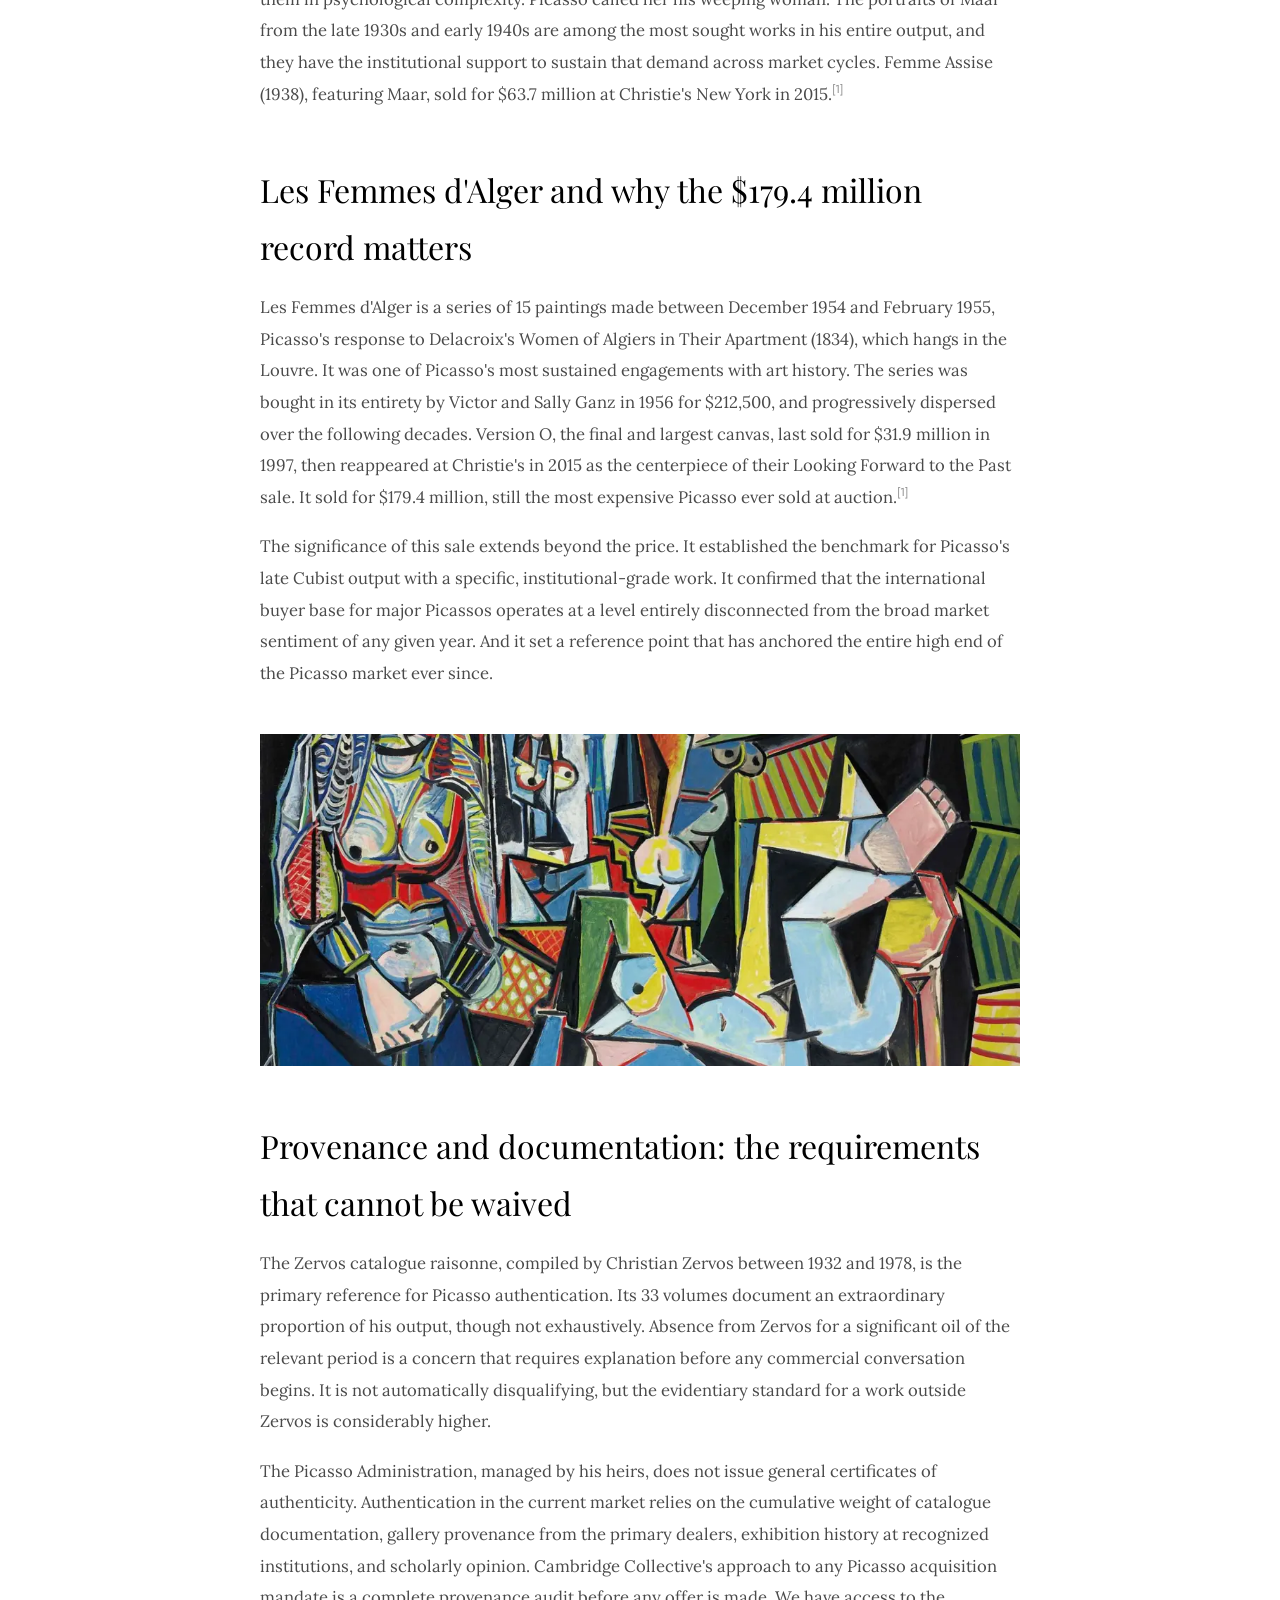
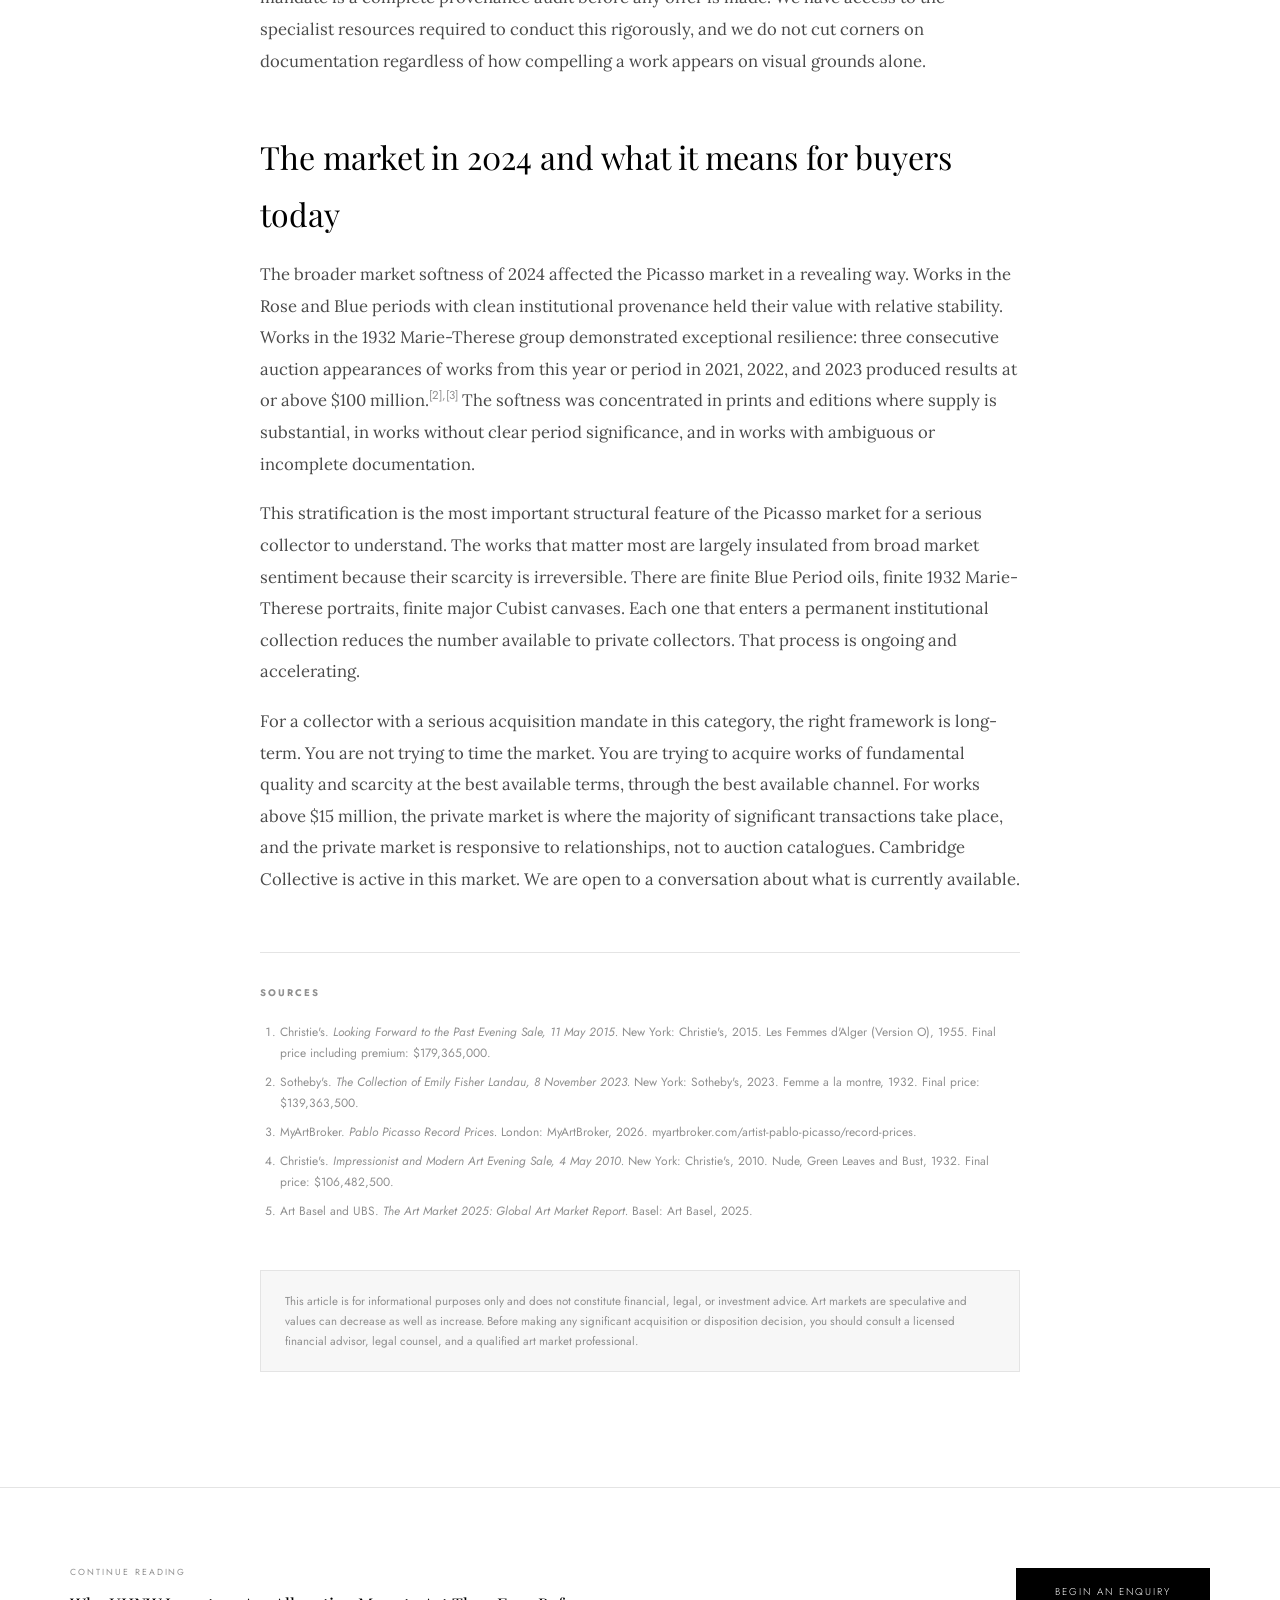
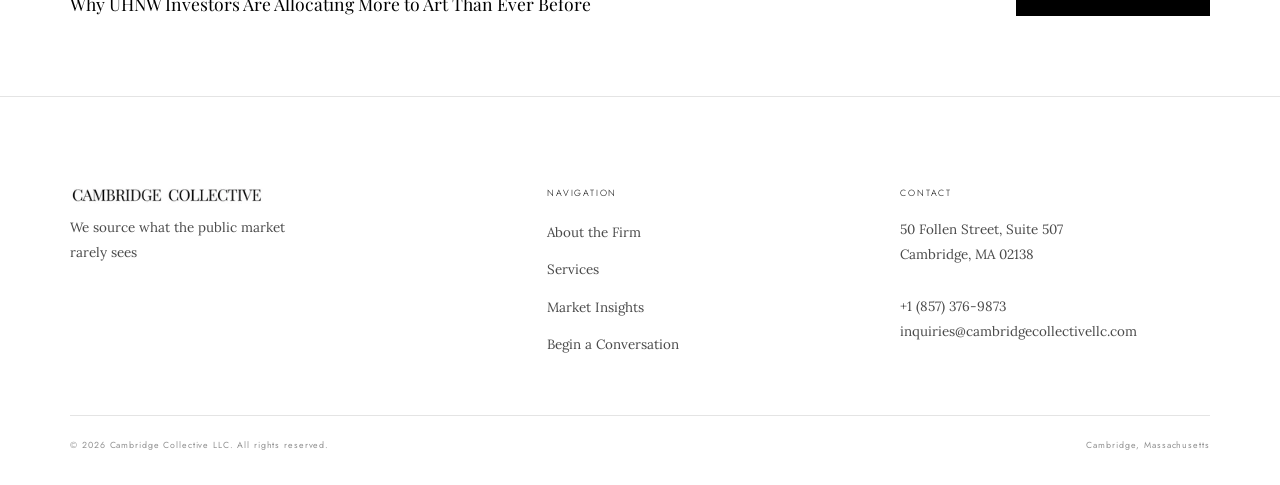
<file: article-3.html>
<!DOCTYPE html>
<html lang="en">
<head>
  <meta charset="UTF-8"/>
  <link rel="icon" type="image/png" href="images/favicon.png"/>
  <link rel="apple-touch-icon" href="images/favicon.png"/><meta name="robots" content="index, follow, max-image-preview:large, max-snippet:-1"/>
  <meta name="viewport" content="width=device-width, initial-scale=1.0"/>
  <title>Collecting Picasso | Buy Picasso Paintings | Cambridge Collective</title>
  <meta name="description" content="The complete guide to collecting Picasso: Blue and Rose Periods, Cubism, market benchmarks, and how to buy privately."/>
  <link rel="canonical" href="https://www.cambridgecollectivellc.com/article-3.html"/>
  <link rel="preconnect" href="https://fonts.googleapis.com"/>
  <link rel="preconnect" href="https://fonts.gstatic.com" crossorigin/>
  <link rel="preload" as="style" href="https://fonts.googleapis.com/css2?family=Playfair+Display:ital,wght@0,400;0,500;1,400;1,500&family=Lora:ital,wght@0,400;0,500;1,400&family=Jost:wght@200;300;400&display=swap" onload="this.onload=null;this.rel='stylesheet'"/>
  <noscript><link rel="stylesheet" href="https://fonts.googleapis.com/css2?family=Playfair+Display:ital,wght@0,400;0,500;1,400;1,500&family=Lora:ital,wght@0,400;0,500;1,400&family=Jost:wght@200;300;400&display=swap"/></noscript>
  <link rel="preload" as="image" href="images/picasso-jeune-fille-840.webp" imagesrcset="images/picasso-jeune-fille-420.webp 420w, images/picasso-jeune-fille-640.webp 640w, images/picasso-jeune-fille-840.webp 840w, images/picasso-jeune-fille-1080.webp 1080w, images/picasso-jeune-fille-1366.webp 1366w" imagesizes="100vw" fetchpriority="high"/>
  <style>
:root {
  --w: #FFFFFF;
  --blk: #000000;
  --mid: #4A4A4A;
  --dim: #909090;
  --bdr: #E4E4E4;
  --off: #F8F8F8;
  --serif: 'Playfair Display', Georgia, serif;
  --body:  'Lora', Georgia, serif;
  --sans:  'Jost', sans-serif;
  --nav-h: 72px;
  --pad:   clamp(72px, 9vw, 130px);
  --pad-s: clamp(48px, 6vw, 88px);
  --narrow: 760px;
  --gutter: clamp(24px, 5.5vw, 80px);
}
/* CLS Prevention: reserve space for hero carousel before JS/images load */
.hero-full { min-height: 100svh; min-height: 100vh; }
.hslide { contain: strict; }

*, *::before, *::after { box-sizing: border-box; margin: 0; padding: 0; }
html { scroll-behavior: smooth; }
body { background: var(--w); color: var(--blk); font-family: var(--body); font-weight: 400; line-height: 1.78; -webkit-font-smoothing: antialiased; overflow-x: hidden; }
img { display: block; max-width: 100%; }
a { color: inherit; text-decoration: none; }

/* NAV */
nav { position: fixed; inset-block-start: 0; inset-inline: 0; z-index: 200; height: var(--nav-h); display: flex; align-items: center; justify-content: space-between; padding: 0 var(--gutter); background: var(--w); border-bottom: 1px solid transparent; transition: border-color .3s; }
nav.scrolled { border-bottom-color: var(--bdr); }
.nav-brand .wordmark { font-family: var(--serif); font-weight: 400; font-size: .88rem; letter-spacing: .14em; text-transform: uppercase; display: block; line-height: 1.1; }
.nav-brand img { height:22px; width:auto; display:block; mix-blend-mode:multiply; }
.nav-brand .subtitle { display:none !important; /* hidden – logo replaces text */ font-family: var(--sans); font-weight: 200; font-size: .5rem; letter-spacing: .28em; text-transform: uppercase; color: var(--dim); display: block; margin-top: 3px; }
.nav-links { display: flex; align-items: center; gap: clamp(20px, 3vw, 52px); list-style: none; }
.nav-links a { font-family: var(--sans); font-weight: 500; font-size: .62rem; letter-spacing: .18em; text-transform: uppercase; color: #000; text-decoration: none; transition: color .2s; }
.nav-links .cta-link a { font-weight: 400; text-decoration: underline; text-underline-offset: 3px; }
.nav-links a:hover { color: var(--blk); }
.nav-links .cta-link a { color: var(--blk); border-bottom: 1px solid var(--blk); padding-bottom: 2px; }
.menu-btn { display: none; flex-direction: column; gap: 5px; background: none; border: none; cursor: pointer; padding: 8px; }
.menu-btn span { display: block; width: 22px; height: 1px; background: var(--blk); }
@media (max-width: 800px) {
  .menu-btn { display: flex; }
  .nav-links { display: none; position: fixed; inset: var(--nav-h) 0 0 0; background: var(--w); flex-direction: column; justify-content: center; gap: 36px; }
  .nav-links.open { display: flex; }
  .nav-links a { font-size: .82rem; }
}

/* TYPOGRAPHY */
.eyebrow { font-family: var(--sans); font-weight: 300; font-size: .56rem; letter-spacing: .28em; text-transform: uppercase; color: var(--dim); display: flex; align-items: center; gap: 14px; }
.eyebrow::before { content: ''; display: block; width: 22px; height: 1px; background: var(--bdr); flex-shrink: 0; }
h1.display { font-family: var(--serif); font-weight: 400; font-style: italic; font-size: clamp(2.4rem, 5.5vw, 5.6rem); line-height: 1.1; }
h2.section-title { font-family: var(--serif); font-weight: 400; font-size: clamp(1.8rem, 3.5vw, 3rem); line-height: 1.18; }
h2.section-title em { font-style: italic; }
h3 { font-family: var(--serif); font-weight: 400; font-size: clamp(1.1rem, 1.8vw, 1.45rem); line-height: 1.32; }
.body-copy { font-family: var(--body); font-size: .96rem; line-height: 1.88; color: var(--mid); }
.lead-copy { font-family: var(--serif); font-weight: 400; font-size: clamp(1rem, 1.6vw, 1.2rem); line-height: 1.72; color: var(--blk); }

/* LAYOUT */
.rule { height: 1px; background: var(--bdr); }

/* BUTTONS */
.btn { display: inline-block; font-family: var(--sans); font-size: .62rem; font-weight: 300; letter-spacing: .2em; text-transform: uppercase; cursor: pointer; }
.btn-solid { background: var(--blk); color: var(--w); padding: 14px 38px; border: 1px solid var(--blk); transition: background .2s; }
.btn-solid:hover { background: #1a1a1a; }
.btn-outline { border: 1px solid rgba(255,255,255,.35); color: var(--w); padding: 14px 38px; transition: border-color .2s; }
.btn-outline:hover { border-color: rgba(255,255,255,.9); }
.btn-ghost { border-bottom: 1px solid var(--bdr); color: var(--mid); font-family: var(--sans); padding-bottom: 3px; transition: color .2s, border-color .2s; }
.btn-ghost:hover { color: var(--blk); border-color: var(--blk); }

/* HERO SLIDESHOW */
.hero-slideshow { position: relative; width: 100%; height: 62vh; min-height: 320px; overflow: hidden; margin-top: var(--nav-h); background: #1a1a1a; }
.slide { position: absolute; inset: 0; opacity: 0; transition: opacity 1.2s ease; }
.slide.active { opacity: 1; }
.slide img { width: 100%; height: 100%; object-fit: cover; object-position: center; }
.slide-caption { position: absolute; bottom: 20px; left: 24px; font-family: var(--sans); font-size: .53rem; letter-spacing: .18em; text-transform: uppercase; color: rgba(255,255,255,.6); }
.slide-dots { position: absolute; bottom: 22px; right: 24px; display: flex; gap: 7px; }
.dot { width: 5px; height: 5px; border-radius: 50%; background: rgba(255,255,255,.35); cursor: pointer; transition: background .3s; border: none; padding: 0; }
.dot.active { background: rgba(255,255,255,.9); }

/* HERO TEXT */
.hero-text { padding: clamp(44px, 6vw, 88px) var(--gutter); border-bottom: 1px solid var(--bdr); }
.hero-text h1.display { max-width: 780px; margin-bottom: 24px; }
.hero-text .hero-sub { max-width: 420px; margin-bottom: 40px; }
.hero-actions { display: flex; align-items: center; gap: 40px; flex-wrap: wrap; }
.hero-count { display: flex; gap: 52px; margin-top: 56px; padding-top: 40px; border-top: 1px solid var(--bdr); flex-wrap: wrap; }
.hero-count-item .num { font-family: var(--serif); font-weight: 400; font-size: clamp(1.6rem, 2.8vw, 2.4rem); display: block; line-height: 1; margin-bottom: 7px; }
.hero-count-item .label { font-family: var(--sans); font-size: .55rem; letter-spacing: .2em; text-transform: uppercase; color: var(--dim); }

/* IMAGE BAND */
.img-band { width: 100%; height: clamp(240px, 32vw, 520px); overflow: hidden; position: relative; background: #d0d0d0; }
.img-band img { width: 100%; height: 100%; object-fit: cover; object-position: center; transition: transform 1.2s ease; }
.img-band:hover img { transform: scale(1.02); }
.img-band figcaption { position: absolute; bottom: 16px; right: 20px; font-family: var(--sans); font-size: .52rem; letter-spacing: .16em; text-transform: uppercase; color: rgba(255,255,255,.55); }

/* ARTWORK STRIP */
.artwork-strip { display: grid; grid-template-columns: repeat(4, 1fr); gap: 2px; }
.artwork-strip-item { aspect-ratio: 4/5; overflow: hidden; position: relative; background: #d0d0d0; }
.artwork-strip-item img { width: 100%; height: 100%; object-fit: cover; transition: transform .8s ease; }
.artwork-strip-item:hover img { transform: scale(1.05); }
.artwork-strip-item figcaption { position: absolute; bottom: 0; inset-inline: 0; padding: 32px 14px 12px; background: linear-gradient(transparent, rgba(0,0,0,.55)); font-family: var(--sans); font-size: .5rem; letter-spacing: .14em; text-transform: uppercase; color: rgba(255,255,255,.8); }
@media (max-width: 680px) { .artwork-strip { grid-template-columns: 1fr 1fr; } }

/* SERVICES PREVIEW */
.services-preview { padding: var(--pad) var(--gutter); }
.services-intro { max-width: var(--narrow); margin-bottom: clamp(44px, 5vw, 72px); }
.services-grid { display: grid; grid-template-columns: repeat(3, 1fr); border-top: 1px solid var(--bdr); }
.svc-item { padding: 48px 0; border-bottom: 1px solid var(--bdr); border-right: 1px solid var(--bdr); }
.svc-item:last-child { border-right: none; }
.svc-item:nth-child(n+2) { padding-left: 40px; }
.svc-item:nth-child(1) { padding-right: 40px; }
.svc-num { font-family: var(--serif); font-size: .78rem; color: var(--bdr); display: block; margin-bottom: 20px; }
.svc-item h3 { margin-bottom: 12px; }
.svc-item p { margin-bottom: 20px; }
.svc-link { font-family: var(--sans); font-size: .58rem; letter-spacing: .2em; text-transform: uppercase; color: var(--blk); border-bottom: 1px solid var(--blk); padding-bottom: 2px; transition: opacity .2s; }
.svc-link:hover { opacity: .5; }
@media (max-width: 880px) { .services-grid { grid-template-columns: 1fr; } .svc-item { border-right: none; padding-left: 0 !important; padding-right: 0 !important; } }

/* STATEMENT */
.statement { background: var(--blk); text-align: center; padding: var(--pad) var(--gutter); }
.statement h2 { font-family: var(--serif); font-weight: 400; font-style: italic; font-size: clamp(1.8rem, 4.5vw, 3.8rem); line-height: 1.16; color: var(--w); max-width: 800px; margin: 0 auto 28px; }
.statement .body-copy { color: rgba(255,255,255,.42); max-width: 520px; margin: 0 auto 44px; }

/* TEAM */
.team-grid { display: grid; grid-template-columns: repeat(2, 1fr); gap: 44px; max-width: 700px; }
.team-card { display: flex; flex-direction: column; }
.team-photo { width: 100%; aspect-ratio: 1/1; background: var(--off); border: 1px solid var(--bdr); display: flex; align-items: center; justify-content: center; margin-bottom: 18px; overflow: hidden; }
.team-photo img { width: 100%; height: 100%; object-fit: cover; }
.team-photo-placeholder { display: flex; flex-direction: column; align-items: center; gap: 10px; }
.team-photo-placeholder span { font-family: var(--sans); font-size: .52rem; letter-spacing: .2em; text-transform: uppercase; color: var(--dim); }
.team-role { font-family: var(--sans); font-size: .54rem; letter-spacing: .22em; text-transform: uppercase; color: var(--dim); display: block; margin-bottom: 5px; }
.team-name { font-family: var(--serif); font-size: 1.25rem; font-weight: 400; display: block; margin-bottom: 10px; }
.team-bio { font-size: .88rem; line-height: 1.82; color: var(--mid); }
@media (max-width: 760px) { .team-grid { grid-template-columns: 1fr; gap: 32px; } }

/* INSIGHTS GRID */
.insights-preview { padding: var(--pad) var(--gutter); }
.insights-header { display: flex; justify-content: space-between; align-items: flex-end; margin-bottom: clamp(40px, 5vw, 64px); }
.insights-grid { display: grid; grid-template-columns: repeat(3, 1fr); border-top: 1px solid var(--bdr); }
.insight-card { display: block; padding: 40px 0; border-bottom: 1px solid var(--bdr); border-right: 1px solid var(--bdr); transition: opacity .25s; }
.insight-card:hover { opacity: .62; }
.insight-card:last-child { border-right: none; }
.insight-card:nth-child(n+2) { padding-left: 36px; }
.insight-card:nth-child(1) { padding-right: 36px; }
.insight-card:nth-child(2) { padding-right: 36px; }
.card-img { width: 100%; aspect-ratio: 16/10; overflow: hidden; margin-bottom: 20px; background: var(--off); }
.card-img img { width: 100%; height: 100%; object-fit: cover; transition: transform .7s ease; }
.insight-card:hover .card-img img { transform: scale(1.04); }
.card-cat { font-family: var(--sans); font-size: .54rem; letter-spacing: .22em; text-transform: uppercase; color: var(--dim); display: block; margin-bottom: 9px; }
.card-title { font-family: var(--serif); font-weight: 400; font-size: clamp(.98rem, 1.5vw, 1.15rem); line-height: 1.4; margin-bottom: 11px; color: var(--blk); }
.card-excerpt { font-size: .84rem; line-height: 1.82; color: var(--mid); }
@media (max-width: 860px) { .insights-grid { grid-template-columns: 1fr; } .insight-card { border-right: none; padding-left: 0 !important; padding-right: 0 !important; } .insights-header { flex-direction: column; align-items: flex-start; gap: 20px; } }

/* FOOTER */
footer { padding: clamp(56px, 7vw, 88px) var(--gutter) 32px; border-top: 1px solid var(--bdr); }
.footer-grid { display: grid; grid-template-columns: 1.4fr 1fr 1fr; gap: 44px; margin-bottom: 48px; }
.footer-brand .wordmark { font-family: var(--serif); font-weight: 400; font-size: .88rem; letter-spacing: .14em; text-transform: uppercase; display: block; }
.footer-brand .subtitle { font-family: var(--sans); font-size: .5rem; letter-spacing: .25em; text-transform: uppercase; color: var(--dim); display: block; margin-top: 3px; margin-bottom: 16px; }
.footer-tagline { font-family: var(--body); font-size: .84rem; color: var(--mid); max-width: 220px; line-height: 1.85; }
.footer-col h5 { font-family: var(--sans); font-size: .56rem; font-weight: 300; letter-spacing: .2em; text-transform: uppercase; margin-bottom: 16px; }
.footer-col ul { list-style: none; }
.footer-col ul li { margin-bottom: 9px; }
.footer-col ul a { font-family: var(--body); font-size: .84rem; color: var(--mid); transition: color .2s; }
.footer-col ul a:hover { color: var(--blk); }
.footer-col address { font-style: normal; font-family: var(--body); font-size: .84rem; color: var(--mid); line-height: 1.9; }
.footer-col address a { color: var(--mid); transition: color .2s; }
.footer-col address a:hover { color: var(--blk); }
.footer-bottom { display: flex; justify-content: space-between; align-items: center; padding-top: 22px; border-top: 1px solid var(--bdr); font-family: var(--sans); font-size: .55rem; letter-spacing: .1em; color: var(--dim); }
@media (max-width: 760px) { .footer-grid { grid-template-columns: 1fr; gap: 32px; } .footer-bottom { flex-direction: column; gap: 8px; text-align: center; } }

/* PAGE HERO */
.page-hero { padding: calc(var(--nav-h) + clamp(56px, 8vw, 108px)) var(--gutter) clamp(56px, 8vw, 108px); border-bottom: 1px solid var(--bdr); }
.page-hero h1.display { max-width: 800px; }
.page-hero .lead-copy { max-width: 540px; margin-top: 24px; }

/* SERVICES PAGE */
.svc-full { display: grid; grid-template-columns: 240px 1fr; gap: 72px; padding: var(--pad) var(--gutter); border-bottom: 1px solid var(--bdr); }
.svc-full:last-of-type { border-bottom: none; }
.svc-sidebar .big-num { font-family: var(--serif); font-size: 5rem; line-height: 1; color: var(--bdr); display: block; margin-bottom: 20px; }
.svc-sidebar h2 { font-family: var(--serif); font-weight: 400; font-size: clamp(1.4rem, 2.3vw, 1.9rem); line-height: 1.28; }
.svc-body p { font-family: var(--body); font-size: .96rem; line-height: 1.88; color: var(--mid); margin-bottom: 16px; }
.svc-body ul { list-style: none; border-top: 1px solid var(--bdr); margin-top: 32px; }
.svc-body ul li { padding: 12px 0 12px 14px; border-bottom: 1px solid var(--bdr); font-family: var(--body); font-size: .88rem; color: var(--mid); position: relative; }
.svc-body ul li::before { content: ''; position: absolute; left: 0; top: 50%; width: 5px; height: 1px; background: var(--dim); }
@media (max-width: 780px) { .svc-full { grid-template-columns: 1fr; gap: 24px; } .svc-sidebar .big-num { font-size: 3rem; } }
.process-section { padding: var(--pad) var(--gutter); background: var(--off); }
.process-grid { display: grid; grid-template-columns: repeat(4, 1fr); border-top: 1px solid var(--bdr); margin-top: 48px; }
.process-step { padding: 32px 0; border-right: 1px solid var(--bdr); border-bottom: 1px solid var(--bdr); }
.process-step:last-child { border-right: none; }
.process-step:nth-child(n+2) { padding-left: 28px; }
.step-num { font-family: var(--sans); font-size: .55rem; letter-spacing: .2em; text-transform: uppercase; color: var(--dim); display: block; margin-bottom: 12px; }
.process-step h3 { font-size: 1rem; margin-bottom: 9px; }
.process-step p { font-family: var(--body); font-size: .84rem; color: var(--mid); line-height: 1.8; }
@media (max-width: 780px) { .process-grid { grid-template-columns: 1fr 1fr; } .process-step:nth-child(2n) { border-right: none; } .process-step:nth-child(n+2) { padding-left: 0; } .process-step:nth-child(even) { padding-left: 24px; } }

/* INSIGHTS PAGE */
.insights-page-grid { display: grid; grid-template-columns: repeat(3, 1fr); border-top: 1px solid var(--bdr); padding: 0 var(--gutter); }
.insights-page-grid .insight-card { border-right: 1px solid var(--bdr); }
.insights-page-grid .insight-card:last-child { border-right: none; }
@media (max-width: 860px) { .insights-page-grid { grid-template-columns: 1fr; } .insights-page-grid .insight-card { border-right: none; } }
.insights-page-grid-two { display: grid; grid-template-columns: repeat(2, 1fr); border-top: 1px solid var(--bdr); padding: 0 var(--gutter); }
.insights-page-grid-two .insight-card { border-right: 1px solid var(--bdr); }
.insights-page-grid-two .insight-card:last-child { border-right: none; }
@media (max-width: 680px) { .insights-page-grid-two { grid-template-columns: 1fr; } .insights-page-grid-two .insight-card { border-right: none; } }

/* ARTICLE */
.article-hero { padding: calc(var(--nav-h) + 64px) var(--gutter) 64px; border-bottom: 1px solid var(--bdr); max-width: calc(var(--narrow) + var(--gutter) * 2); }
.article-cat { font-family: var(--sans); font-size: .55rem; letter-spacing: .25em; text-transform: uppercase; color: var(--dim); display: block; margin-bottom: 20px; }
.article-hero h1 { font-family: var(--serif); font-weight: 400; font-style: italic; font-size: clamp(2rem, 4.5vw, 4rem); line-height: 1.12; margin-bottom: 22px; }
.article-meta { font-family: var(--sans); font-size: .58rem; letter-spacing: .15em; color: var(--dim); }
.article-img { width: 100%; height: clamp(260px, 38vw, 580px); overflow: hidden; background: var(--off); }
.article-img img { width: 100%; height: 100%; object-fit: cover; }
.article-img figcaption { font-family: var(--sans); font-size: .52rem; letter-spacing: .15em; text-transform: uppercase; color: var(--dim); padding: 10px var(--gutter) 0; }
.article-body { max-width: calc(var(--narrow) + var(--gutter) * 2); margin: 0 auto; padding: var(--pad) var(--gutter); }
.article-body .lead-copy { margin-bottom: 30px; }
.article-body h2 { font-family: var(--serif); font-weight: 400; font-size: clamp(1.4rem, 2.5vw, 2rem); margin-top: 52px; margin-bottom: 16px; }
.article-body p { font-family: var(--body); font-size: 1.04rem; line-height: 1.9; color: var(--mid); margin-bottom: 18px; }
.article-mid-img { width: 100%; height: clamp(200px, 26vw, 400px); overflow: hidden; margin: 44px 0; background: var(--off); }
.article-mid-img img { width: 100%; height: 100%; object-fit: cover; }
.article-mid-img figcaption { font-family: var(--sans); font-size: .52rem; letter-spacing: .15em; text-transform: uppercase; color: var(--dim); padding-top: 9px; }
.stat-callout { border-top: 1px solid var(--bdr); border-bottom: 1px solid var(--bdr); padding: 32px 0; margin: 44px 0; display: grid; grid-template-columns: repeat(3, 1fr); gap: 20px; text-align: center; }
.stat-callout .stat-num { font-family: var(--serif); font-weight: 400; font-size: clamp(1.8rem, 3vw, 2.6rem); display: block; line-height: 1; margin-bottom: 7px; }
.stat-callout .stat-lbl { font-family: var(--sans); font-size: .58rem; letter-spacing: .16em; text-transform: uppercase; color: var(--dim); }
@media (max-width: 580px) { .stat-callout { grid-template-columns: 1fr; } }
.article-footer { padding: var(--pad-s) var(--gutter); border-top: 1px solid var(--bdr); display: flex; justify-content: space-between; align-items: center; flex-wrap: wrap; gap: 22px; }
.article-footer-label { font-family: var(--sans); font-size: .55rem; letter-spacing: .22em; text-transform: uppercase; color: var(--dim); margin-bottom: 7px; display: block; }

/* CHART WRAPPER */
.chart-wrap { margin: 44px 0; padding: 32px; background: var(--off); border: 1px solid var(--bdr); }
.chart-wrap .chart-title { font-family: var(--sans); font-size: .6rem; letter-spacing: .2em; text-transform: uppercase; color: var(--dim); margin-bottom: 24px; display: block; }
.chart-source { font-family: var(--sans); font-size: .55rem; color: var(--dim); letter-spacing: .08em; margin-top: 12px; }

/* ABOUT */
.about-body { padding: var(--pad) var(--gutter); }
.about-two-col { display: grid; grid-template-columns: 1fr 1fr; gap: 72px; align-items: start; }
@media (max-width: 860px) { .about-two-col { grid-template-columns: 1fr; gap: 40px; } }
.principle-list { margin-top: 48px; }
.principle { display: grid; grid-template-columns: 52px 1fr; gap: 20px; padding: 26px 0; border-top: 1px solid var(--bdr); }
.principle:last-child { border-bottom: 1px solid var(--bdr); }
.principle-num { font-family: var(--serif); font-size: .95rem; color: var(--dim); padding-top: 2px; }
.principle h3 { font-size: 1rem; margin-bottom: 7px; }
.principle p { font-family: var(--body); font-size: .88rem; color: var(--mid); line-height: 1.82; }

/* CONTACT */
.contact-split { display: grid; grid-template-columns: 1fr 1fr; border-top: 1px solid var(--bdr); }
.contact-left { padding: var(--pad) var(--gutter) var(--pad) 0; }
.contact-right { padding: var(--pad) 0 var(--pad) var(--gutter); border-left: 1px solid var(--bdr); }
@media (max-width: 860px) { .contact-split { grid-template-columns: 1fr; } .contact-right { border-left: none; border-top: 1px solid var(--bdr); padding: var(--pad-s) 0 0; } .contact-left { padding-right: 0; } }
.form-field { margin-bottom: 24px; }
.form-field label { display: block; font-family: var(--sans); font-size: .55rem; letter-spacing: .2em; text-transform: uppercase; color: var(--dim); margin-bottom: 9px; }
.form-field input, .form-field select, .form-field textarea { width: 100%; background: transparent; border: none; border-bottom: 1px solid var(--bdr); padding: 9px 0; font-family: var(--body); font-size: .9rem; color: var(--blk); outline: none; transition: border-color .2s; border-radius: 0; -webkit-appearance: none; appearance: none; }
.form-field input:focus, .form-field select:focus, .form-field textarea:focus { border-bottom-color: var(--blk); }
.form-field textarea { min-height: 96px; resize: vertical; line-height: 1.65; }
.form-note { font-family: var(--body); font-size: .72rem; color: var(--dim); line-height: 1.7; margin-top: 20px; font-style: italic; }

/* FADE UP */
.fade-up { opacity: 0; transform: translateY(20px); transition: opacity .7s ease, transform .7s ease; }
.fade-up.visible { opacity: 1; transform: translateY(0); }
.fade-up:nth-child(2) { transition-delay: .07s; }
.fade-up:nth-child(3) { transition-delay: .14s; }
.fade-up:nth-child(4) { transition-delay: .21s; }
  </style>
  <style>
    .footnotes{border-top:1px solid var(--bdr);margin-top:56px;padding-top:32px}
    .footnotes h4{font-family:'Jost',sans-serif;font-size:.6rem;letter-spacing:.2em;text-transform:uppercase;color:var(--dim);margin-bottom:20px}
    .footnotes ol{padding-left:20px}
    .footnotes li{font-family:'Jost',sans-serif;font-size:.75rem;color:var(--dim);line-height:1.75;margin-bottom:8px}
    .fn{font-size:.72rem;vertical-align:super;color:var(--dim);font-family:'Jost',sans-serif}
    .disclaimer{background:#f7f7f7;border:1px solid var(--bdr);padding:20px 24px;margin-top:48px;font-family:'Jost',sans-serif;font-size:.72rem;color:var(--dim);line-height:1.75}
  </style>
  <meta name="keywords" content="buy Picasso, Picasso paintings for sale, collect Picasso, Picasso Blue Period, Picasso auction record, Picasso private sale, Pablo Picasso market, Picasso Les Femmes d'Alger, Picasso advisor"/>
  <meta property="og:title" content="Collecting Picasso | Buy Picasso Paintings | Cambridge Collective"/>
  <meta property="og:description" content="The complete guide to collecting Picasso: Blue and Rose Periods, Cubism, market benchmarks, and how to buy privately."/>
  <meta property="og:type" content="article"/>
  <meta property="og:url" content="https://www.cambridgecollectivellc.com/article-3.html"/>
  <meta property="article:author" content="Arjun Garg"/>
  <meta property="article:published_time" content="2026-02-15"/>
  <meta property="article:section" content="Modern Art"/>
  <meta property="og:site_name" content="Cambridge Collective"/>
  <meta name="twitter:card" content="summary"/>
  <meta name="twitter:title" content="Collecting Picasso | Buy Picasso Paintings | Cambridge Collective"/>
  <meta name="twitter:description" content="The complete guide to collecting Picasso: Blue and Rose Periods, Cubism, market benchmarks, and how to buy privately."/>
<script type="application/ld+json">
{
  "@context": "https://schema.org",
  "@graph": [
    {
      "@type": "BlogPosting",
      "@id": "https://www.cambridgecollectivellc.com/article-3.html#article",
      "headline": "Collecting Picasso: Periods, Prices, and What the Market Tells Us Today",
      "description": "The complete guide to collecting Picasso: Blue and Rose Periods, Cubism, market benchmarks, and how to buy privately.",
      "url": "https://www.cambridgecollectivellc.com/article-3.html",
      "datePublished": "2026-02-15",
      "dateModified": "2026-04-09",
      "author": {
        "@type": "Person",
        "@id": "https://www.cambridgecollectivellc.com/#arjun-garg",
        "name": "Arjun Garg",
        "url": "https://www.cambridgecollectivellc.com/about.html"
      },
      "publisher": {"@id": "https://www.cambridgecollectivellc.com/#organization"},
      "image": {
        "@type": "ImageObject",
        "url": "https://www.cambridgecollectivellc.com/images/picasso-jeune-fille.jpg",
        "width": 1522,
        "height": 1262
      },
      "articleSection": "Modern Art",
      "isPartOf": {"@id": "https://www.cambridgecollectivellc.com/#website"}
    },
    {
      "@type": "BreadcrumbList",
      "itemListElement": [
        {"@type": "ListItem", "position": 1, "name": "Home", "item": "https://www.cambridgecollectivellc.com/"},
        {"@type": "ListItem", "position": 2, "name": "Market Intelligence", "item": "https://www.cambridgecollectivellc.com/insights.html"},
        {"@type": "ListItem", "position": 3, "name": "Collecting Picasso", "item": "https://www.cambridgecollectivellc.com/article-3.html"}
      ]
    }
  ]
}
</script>
</head>
<body>
<nav id="nav">
  <a href="/" class="nav-brand"><img width="500" height="56" srcset="images/logo-250.webp 250w, images/logo-500.webp 500w" sizes="247px" src="images/logo-500.webp" alt="Cambridge Collective" style="height:28px;width:auto;display:block;" decoding="async"/></a>
  <button class="menu-btn" aria-label="Menu"><span></span><span></span></button>
  <ul class="nav-links">
    <li><a href="about.html">About</a></li><li><a href="services.html">Services</a></li><li><a href="insights.html">Insights</a></li>
    <li class="cta-link"><a href="contact.html">Begin a Conversation</a></li>
  </ul>
</nav>

<header class="article-hero fade-up">
  <span class="article-cat" style="color:#000;">Modern · Cambridge Collective · 2026</span>
  <h1>Collecting Picasso: Periods, Prices, and What the Market Tells Us Today</h1>
  <p class="article-meta">Authored by Arjun Garg · Cambridge Collective · 11 minute read</p>
</header>

<figure class="article-img fade-up">
  <img srcset="images/picasso-jeune-fille-420.webp 420w, images/picasso-jeune-fille-640.webp 640w, images/picasso-jeune-fille-840.webp 840w, images/picasso-jeune-fille-1080.webp 1080w, images/picasso-jeune-fille-1366.webp 1366w" sizes="100vw" width="1366" height="1133" src="images/picasso-jeune-fille-840.webp" alt="Picasso, Jeune fille endormie, 1935" loading="eager" decoding="async"/>
</figure>
<p style="font-family:'Jost',sans-serif;font-size:.52rem;letter-spacing:.15em;text-transform:uppercase;color:#909090;padding:10px var(--gutter) 0;">Picasso — Jeune fille endormie, 1935. One of the great Surrealist period works, painted at the height of his relationship with Marie-Therese Walter.</p>

<article class="article-body">
  <p class="lead-copy">Pablo Picasso was born on October 25, 1881, in Malaga, Spain. He died on April 8, 1973, in Mougins, France, at the age of 91. In the nine decades between those two events, he produced an authenticated output estimated at more than 20,000 works across painting, sculpture, ceramics, printmaking, and drawing. He was the most prolific major artist in history, and by most measures the most commercially significant of the twentieth century. His auction record stands at $179.4 million, set at Christie's New York in May 2015 for Les Femmes d'Alger (Version O), a 1955 painting that had last sold for $31.9 million in 1997.<sup class="fn">[1]</sup></p>

  <p>That trajectory, from $31.9 million to $179.4 million in 18 years, captures something essential about this market. Picasso is not a speculative asset. He is the deepest, most institutionally supported artist market in the world, and the appreciation on significant works across multiple decades has been consistent in a way that few asset classes can match. The question for a collector is not whether Picasso is worth collecting. The question is which Picasso, and how to access it.</p>

  <div class="stat-callout">
    <div><span class="stat-num">$179.4M</span><span class="stat-lbl">Les Femmes d'Alger (Version O), Christie's New York, May 2015. Most expensive Picasso ever sold at auction<sup class="fn">[1]</sup></span></div>
    <div><span class="stat-num">$139.3M</span><span class="stat-lbl">Femme a la montre, 1932. Sotheby's New York, November 2023. Second most expensive Picasso at auction<sup class="fn">[2]</sup></span></div>
    <div><span class="stat-num">$115M</span><span class="stat-lbl">Fillette a la corbeille fleurie, 1905 (Rose Period). Christie's New York, 2018<sup class="fn">[3]</sup></span></div>
  </div>

  <h2>The life and the periods</h2>

  <p>Picasso arrived in Paris in 1900 as a 19-year-old from Barcelona, already a technically prodigious painter but not yet the artist he would become. The suicide of his close friend Carlos Casagemas in 1901 triggered the Blue Period, a phase of approximately three years in which he painted almost exclusively in blue and blue-green, depicting outcasts, the poor, and the isolated with a somber, elongated figuration drawn partly from El Greco. The Old Guitarist (1903-04), now at the Art Institute of Chicago, is the most famous Blue Period work. The Blue Period ended with Picasso's deepening friendship with the poet Guillaume Apollinaire and his first serious relationship, with Fernande Olivier, which ushered in the Rose Period (1904-1906): warmer tones, circus performers, acrobats, a lighter emotional register.</p>

  <p>Les Demoiselles d'Avignon (1907), now at MoMA, is the work that demarcates everything before and after. It is not pretty and it was not immediately acclaimed — Matisse reportedly called it a provocation and Braque said it made him feel as if Picasso had been drinking petrol. But it announced Cubism, the most radical redefinition of pictorial space in Western art since the Renaissance. Analytic Cubism (1908-1912), developed jointly with Georges Braque, broke objects into faceted planes and reassembled them from multiple viewpoints simultaneously. Synthetic Cubism (1912-1919) introduced collage elements, broader color, and more decorative surfaces. These works are held almost entirely by institutions, and the competition when a significant example does appear is correspondingly acute.</p>

  <p>The Neoclassical period (1918-1928) brought large, sculptural female figures and an engagement with Mediterranean classicism. The Surrealist period (1928-1937) is the phase that produced some of his most beloved and most commercially significant works: the Dora Maar portraits, the Marie-Therese Walter paintings, the hallucinatory assemblages of distorted bodies and faces that fused Cubism with the dream imagery of Surrealism. The 1935 Jeune fille endormie reproduced here belongs to this period, painted at the peak of his relationship with Marie-Therese.</p>

  <h2>The muses and why they drive value</h2>

  <p>Picasso's major series of the 1930s are inseparable from the women who inspired them. Marie-Therese Walter, whom Picasso met in 1927 when she was 17, became the dominant subject of his painting between approximately 1932 and 1937. The 1932 paintings of Marie-Therese are among the most desired in his entire output: voluptuous, brilliantly colored, painted with an urgency and a sensuality that is unmistakable. Nude, Green Leaves and Bust (1932), painted in a single day, sold for $106.5 million at Christie's New York in May 2010.<sup class="fn">[4]</sup> Femme Assise pres d'Une Fenetre (1932) sold for £73.6 million at Christie's in May 2021.<sup class="fn">[3]</sup> Femme a la montre (1932) sold for $139.3 million at Sotheby's in November 2023, making it the second most expensive Picasso ever sold at auction.<sup class="fn">[2]</sup> Three of the five most expensive Picassos ever sold at auction are from this single year.</p>

  <p>Dora Maar, the Surrealist photographer who became Picasso's companion from 1936 to 1943, was the subject of portraits that match the Marie-Therese works in emotional intensity and exceed them in psychological complexity. Picasso called her his weeping woman. The portraits of Maar from the late 1930s and early 1940s are among the most sought works in his entire output, and they have the institutional support to sustain that demand across market cycles. Femme Assise (1938), featuring Maar, sold for $63.7 million at Christie's New York in 2015.<sup class="fn">[1]</sup></p>

  <h2>Les Femmes d'Alger and why the $179.4 million record matters</h2>

  <p>Les Femmes d'Alger is a series of 15 paintings made between December 1954 and February 1955, Picasso's response to Delacroix's Women of Algiers in Their Apartment (1834), which hangs in the Louvre. It was one of Picasso's most sustained engagements with art history. The series was bought in its entirety by Victor and Sally Ganz in 1956 for $212,500, and progressively dispersed over the following decades. Version O, the final and largest canvas, last sold for $31.9 million in 1997, then reappeared at Christie's in 2015 as the centerpiece of their Looking Forward to the Past sale. It sold for $179.4 million, still the most expensive Picasso ever sold at auction.<sup class="fn">[1]</sup></p>

  <p>The significance of this sale extends beyond the price. It established the benchmark for Picasso's late Cubist output with a specific, institutional-grade work. It confirmed that the international buyer base for major Picassos operates at a level entirely disconnected from the broad market sentiment of any given year. And it set a reference point that has anchored the entire high end of the Picasso market ever since.</p>

  <figure class="article-mid-img">
    <img srcset="images/picasso-les-femmes-420.webp 420w, images/picasso-les-femmes-640.webp 640w, images/picasso-les-femmes-840.webp 840w, images/picasso-les-femmes-1080.webp 1080w" sizes="100vw" width="1080" height="844" src="images/picasso-les-femmes-840.webp" alt="Picasso, Les Femmes d Alger Version O, 1955" loading="lazy" decoding="async"/>
    <figcaption>Picasso — Les Femmes d'Alger (Version O), 1955. Christie's New York, May 2015. Sold for $179.4 million, still the most expensive Picasso ever sold at auction.</figcaption>
  </figure>

  <h2>Provenance and documentation: the requirements that cannot be waived</h2>

  <p>The Zervos catalogue raisonne, compiled by Christian Zervos between 1932 and 1978, is the primary reference for Picasso authentication. Its 33 volumes document an extraordinary proportion of his output, though not exhaustively. Absence from Zervos for a significant oil of the relevant period is a concern that requires explanation before any commercial conversation begins. It is not automatically disqualifying, but the evidentiary standard for a work outside Zervos is considerably higher.</p>

  <p>The Picasso Administration, managed by his heirs, does not issue general certificates of authenticity. Authentication in the current market relies on the cumulative weight of catalogue documentation, gallery provenance from the primary dealers, exhibition history at recognized institutions, and scholarly opinion. Cambridge Collective's approach to any Picasso acquisition mandate is a complete provenance audit before any offer is made. We have access to the specialist resources required to conduct this rigorously, and we do not cut corners on documentation regardless of how compelling a work appears on visual grounds alone.</p>

  <h2>The market in 2024 and what it means for buyers today</h2>

  <p>The broader market softness of 2024 affected the Picasso market in a revealing way. Works in the Rose and Blue periods with clean institutional provenance held their value with relative stability. Works in the 1932 Marie-Therese group demonstrated exceptional resilience: three consecutive auction appearances of works from this year or period in 2021, 2022, and 2023 produced results at or above $100 million.<sup class="fn">[2],[3]</sup> The softness was concentrated in prints and editions where supply is substantial, in works without clear period significance, and in works with ambiguous or incomplete documentation.</p>

  <p>This stratification is the most important structural feature of the Picasso market for a serious collector to understand. The works that matter most are largely insulated from broad market sentiment because their scarcity is irreversible. There are finite Blue Period oils, finite 1932 Marie-Therese portraits, finite major Cubist canvases. Each one that enters a permanent institutional collection reduces the number available to private collectors. That process is ongoing and accelerating.</p>

  <p>For a collector with a serious acquisition mandate in this category, the right framework is long-term. You are not trying to time the market. You are trying to acquire works of fundamental quality and scarcity at the best available terms, through the best available channel. For works above $15 million, the private market is where the majority of significant transactions take place, and the private market is responsive to relationships, not to auction catalogues. Cambridge Collective is active in this market. We are open to a conversation about what is currently available.</p>

  <div class="footnotes">
    <h4>Sources</h4>
    <ol>
      <li>Christie's. <em>Looking Forward to the Past Evening Sale, 11 May 2015.</em> New York: Christie's, 2015. Les Femmes d'Alger (Version O), 1955. Final price including premium: $179,365,000.</li>
      <li>Sotheby's. <em>The Collection of Emily Fisher Landau, 8 November 2023.</em> New York: Sotheby's, 2023. Femme a la montre, 1932. Final price: $139,363,500.</li>
      <li>MyArtBroker. <em>Pablo Picasso Record Prices.</em> London: MyArtBroker, 2026. myartbroker.com/artist-pablo-picasso/record-prices.</li>
      <li>Christie's. <em>Impressionist and Modern Art Evening Sale, 4 May 2010.</em> New York: Christie's, 2010. Nude, Green Leaves and Bust, 1932. Final price: $106,482,500.</li>
      <li>Art Basel and UBS. <em>The Art Market 2025: Global Art Market Report.</em> Basel: Art Basel, 2025.</li>
    </ol>
  </div>

  <div class="disclaimer">
    This article is for informational purposes only and does not constitute financial, legal, or investment advice. Art markets are speculative and values can decrease as well as increase. Before making any significant acquisition or disposition decision, you should consult a licensed financial advisor, legal counsel, and a qualified art market professional.
  </div>
</article>

<div class="article-footer">
  <div>
    <span class="article-footer-label">Continue Reading</span>
    <a href="article-4.html" style="font-family:'Playfair Display',serif;font-size:1.1rem;font-weight:400;color:#000;">Why UHNW Investors Are Allocating More to Art Than Ever Before</a>
  </div>
  <a href="contact.html" class="btn btn-solid">Begin an Enquiry</a>
</div>

<footer>
  <div class="footer-grid">
    <div class="footer-brand"><img width="500" height="56" srcset="images/logo-250.webp 250w, images/logo-500.webp 500w" sizes="194px" src="images/logo-500.webp" alt="Cambridge Collective" style="height:22px;width:auto;display:block;margin-bottom:8px;" decoding="async"/><p class="footer-tagline">We source what the public market rarely sees</p></div>
    <div class="footer-col"><h5>Navigation</h5><ul><li><a href="about.html">About the Firm</a></li><li><a href="services.html">Services</a></li><li><a href="insights.html">Market Insights</a></li><li><a href="contact.html">Begin a Conversation</a></li></ul></div>
    <div class="footer-col"><h5>Contact</h5><address>50 Follen Street, Suite 507<br>Cambridge, MA 02138<br><br><a href="tel:+18573769873">+1 (857) 376-9873</a><br><a href="mailto:inquiries@cambridgecollectivellc.com">inquiries@cambridgecollectivellc.com</a></address></div>
  </div>
  <div class="footer-bottom"><span>&copy; 2026 Cambridge Collective LLC. All rights reserved.</span><span>Cambridge, Massachusetts</span></div>
</footer>
<script>
const nav=document.getElementById("nav");
window.addEventListener("scroll",()=>nav.classList.toggle("scrolled",scrollY>20));
document.querySelector(".menu-btn").addEventListener("click",()=>document.querySelector(".nav-links").classList.toggle("open"));
const io=new IntersectionObserver(e=>{e.forEach(x=>{if(x.isIntersecting)x.target.classList.add("visible")})},{threshold:0.07});
document.querySelectorAll(".fade-up").forEach(el=>io.observe(el));
</script>
<!-- Analytics: GA4 + HubSpot, injected after window load to keep the main thread free during page load -->
<script>
  window.dataLayer = window.dataLayer || [];
  function gtag(){dataLayer.push(arguments);}
  gtag('js', new Date());
  gtag('config', 'G-GPB1CGBKZX');
  window.addEventListener('load', function () {
    setTimeout(function () {
      var g = document.createElement('script');
      g.src = 'https://www.googletagmanager.com/gtag/js?id=G-GPB1CGBKZX';
      g.async = true; document.body.appendChild(g);
      var h = document.createElement('script');
      h.src = 'https://js-na2.hs-scripts.com/245288613.js';
      h.id = 'hs-script-loader'; h.async = true; h.defer = true;
      document.body.appendChild(h);
    }, 0);
  });
</script>
</body>
</html>
</file>
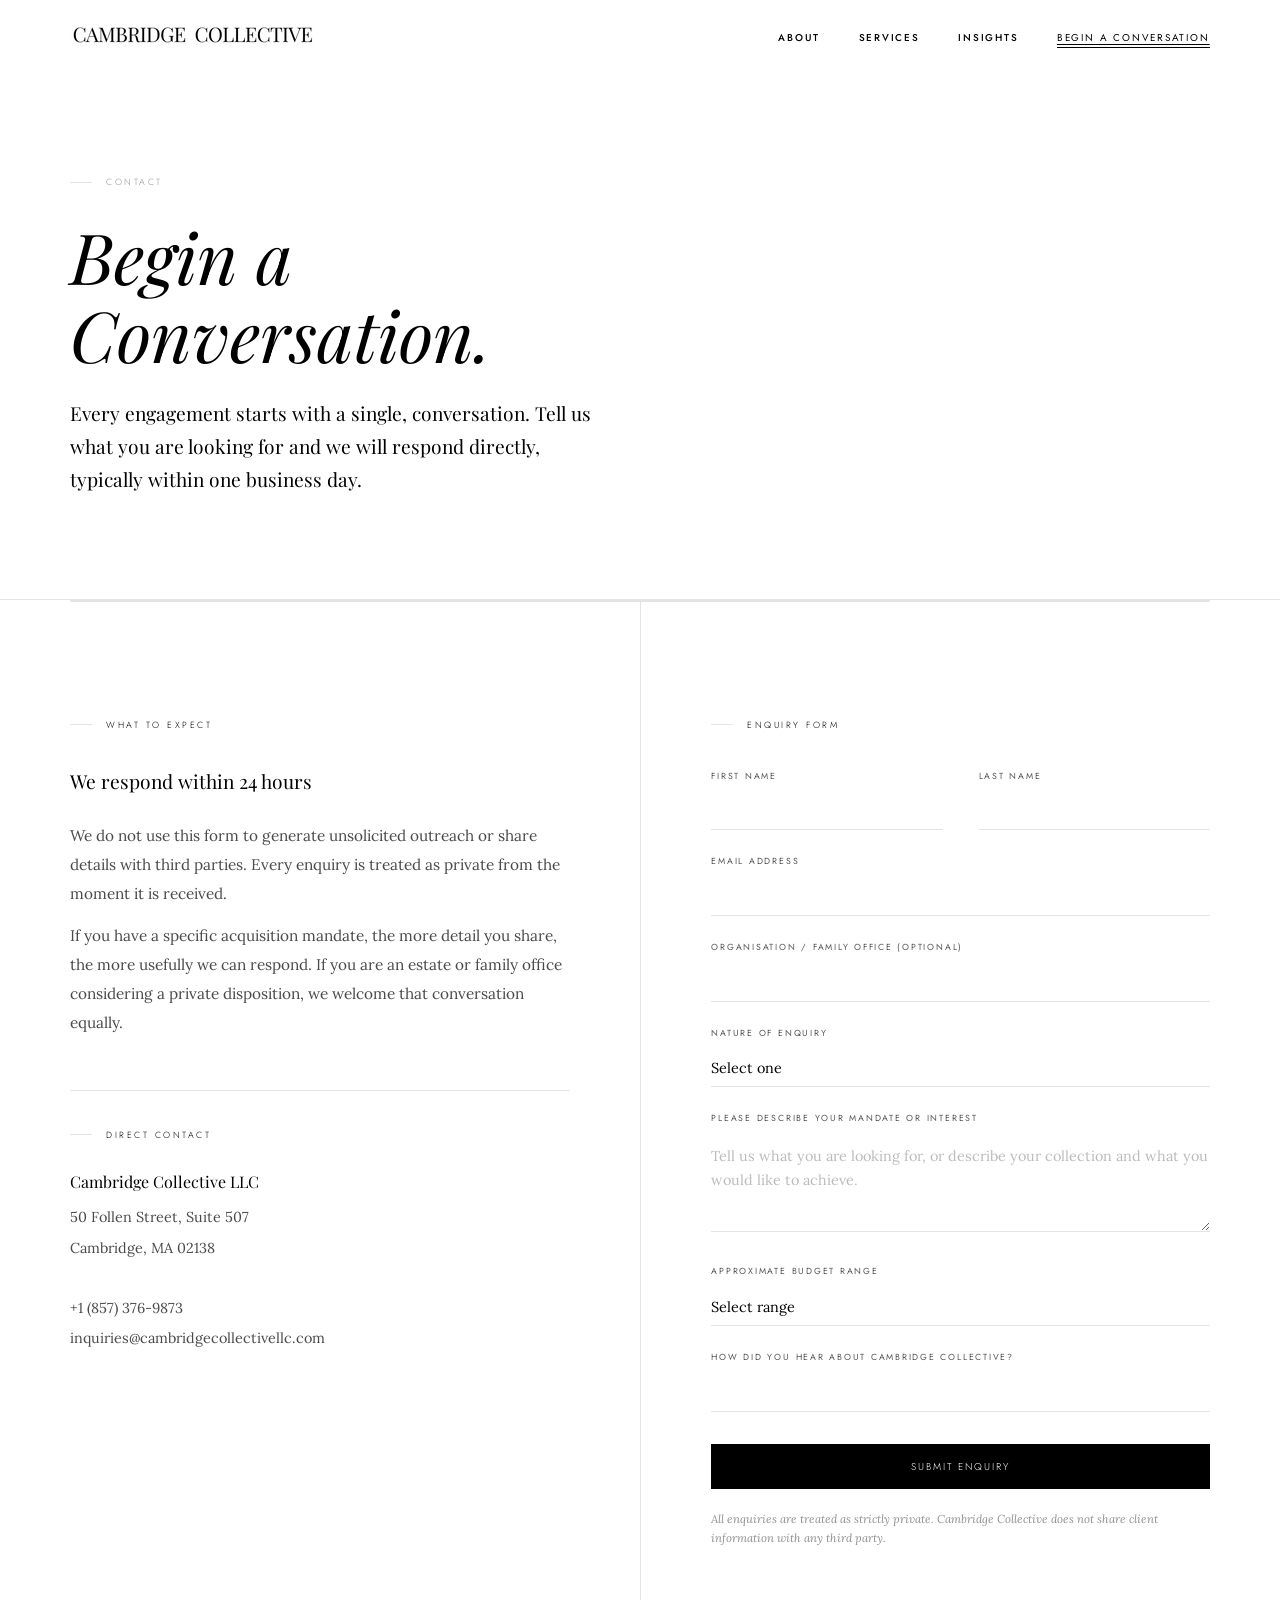
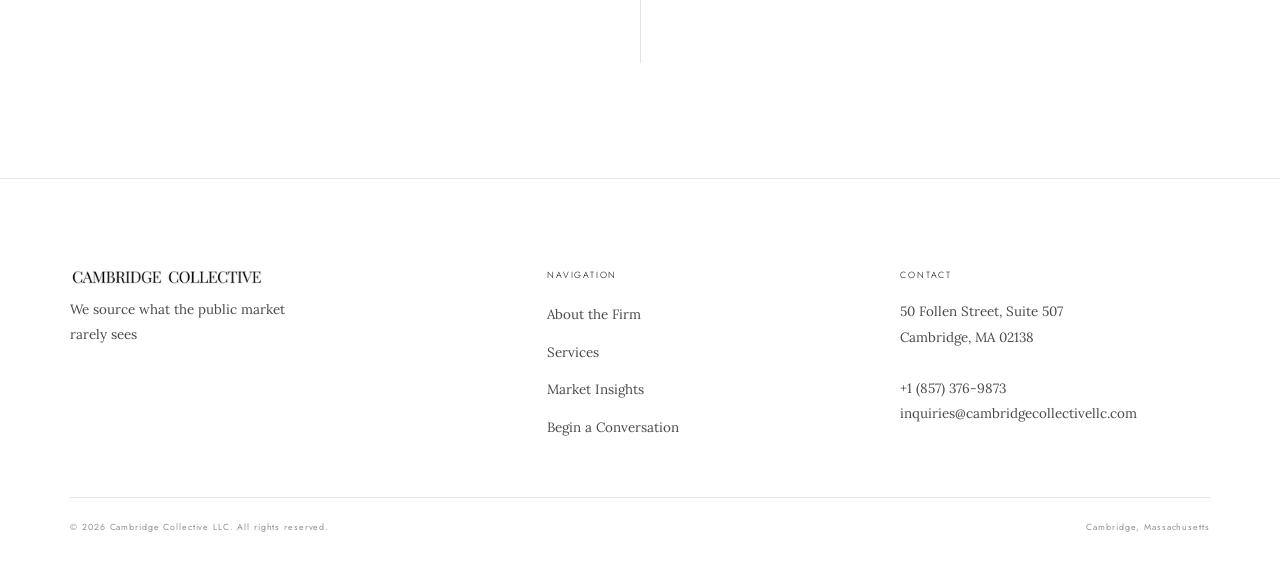
<file: contact.html>
<!DOCTYPE html>
<html lang="en">
<head>
  <meta charset="UTF-8"/>
  <link rel="icon" type="image/png" href="images/favicon.png"/>
  <link rel="apple-touch-icon" href="images/favicon.png"/><meta name="robots" content="index, follow, max-image-preview:large, max-snippet:-1"/>
  <meta name="viewport" content="width=device-width, initial-scale=1.0"/>
  <title>Contact a Private Art Advisor | Cambridge Collective</title>
  <meta name="description" content="Speak with a private art advisor at Cambridge Collective. Enquiries about Picasso, Bacon, Monet, or any blue-chip work answered within 24 hours."/>
  <link rel="canonical" href="https://www.cambridgecollectivellc.com/contact.html"/>
  <link rel="preconnect" href="https://fonts.googleapis.com"/>
  <link rel="preconnect" href="https://fonts.gstatic.com" crossorigin/>
  <link rel="preload" as="style" href="https://fonts.googleapis.com/css2?family=Playfair+Display:ital,wght@0,400;0,500;1,400;1,500&family=Lora:ital,wght@0,400;0,500;1,400&family=Jost:wght@200;300;400&display=swap" onload="this.onload=null;this.rel='stylesheet'"/>
  <noscript><link rel="stylesheet" href="https://fonts.googleapis.com/css2?family=Playfair+Display:ital,wght@0,400;0,500;1,400;1,500&family=Lora:ital,wght@0,400;0,500;1,400&family=Jost:wght@200;300;400&display=swap"/></noscript>
  <link rel="preload" as="image" href="images/logo-500.webp" imagesrcset="images/logo-250.webp 250w, images/logo-500.webp 500w" imagesizes="247px" fetchpriority="high"/>
  <style>
:root {
  --w: #FFFFFF;
  --blk: #000000;
  --mid: #4A4A4A;
  --dim: #909090;
  --bdr: #E4E4E4;
  --off: #F8F8F8;
  --serif: 'Playfair Display', Georgia, serif;
  --body:  'Lora', Georgia, serif;
  --sans:  'Jost', sans-serif;
  --nav-h: 72px;
  --pad:   clamp(72px, 9vw, 130px);
  --pad-s: clamp(48px, 6vw, 88px);
  --narrow: 760px;
  --gutter: clamp(24px, 5.5vw, 80px);
}
/* CLS Prevention: reserve space for hero carousel before JS/images load */
.hero-full { min-height: 100svh; min-height: 100vh; }
.hslide { contain: strict; }

*, *::before, *::after { box-sizing: border-box; margin: 0; padding: 0; }
html { scroll-behavior: smooth; }
body { background: var(--w); color: var(--blk); font-family: var(--body); font-weight: 400; line-height: 1.78; -webkit-font-smoothing: antialiased; overflow-x: hidden; }
img { display: block; max-width: 100%; }
a { color: inherit; text-decoration: none; }

/* NAV */
nav { position: fixed; inset-block-start: 0; inset-inline: 0; z-index: 200; height: var(--nav-h); display: flex; align-items: center; justify-content: space-between; padding: 0 var(--gutter); background: var(--w); border-bottom: 1px solid transparent; transition: border-color .3s; }
nav.scrolled { border-bottom-color: var(--bdr); }
.nav-brand .wordmark { font-family: var(--serif); font-weight: 400; font-size: .88rem; letter-spacing: .14em; text-transform: uppercase; display: block; line-height: 1.1; }
.nav-brand img { height:22px; width:auto; display:block; mix-blend-mode:multiply; }
.nav-brand .subtitle { display:none !important; /* hidden – logo replaces text */ font-family: var(--sans); font-weight: 200; font-size: .5rem; letter-spacing: .28em; text-transform: uppercase; color: var(--dim); display: block; margin-top: 3px; }
.nav-links { display: flex; align-items: center; gap: clamp(20px, 3vw, 52px); list-style: none; }
.nav-links a { font-family: var(--sans); font-weight: 500; font-size: .62rem; letter-spacing: .18em; text-transform: uppercase; color: #000; text-decoration: none; transition: color .2s; }
.nav-links .cta-link a { font-weight: 400; text-decoration: underline; text-underline-offset: 3px; }
.nav-links a:hover { color: var(--blk); }
.nav-links .cta-link a { color: var(--blk); border-bottom: 1px solid var(--blk); padding-bottom: 2px; }
.menu-btn { display: none; flex-direction: column; gap: 5px; background: none; border: none; cursor: pointer; padding: 8px; }
.menu-btn span { display: block; width: 22px; height: 1px; background: var(--blk); }
@media (max-width: 800px) {
  .menu-btn { display: flex; }
  .nav-links { display: none; position: fixed; inset: var(--nav-h) 0 0 0; background: var(--w); flex-direction: column; justify-content: center; gap: 36px; }
  .nav-links.open { display: flex; }
  .nav-links a { font-size: .82rem; }
}

/* TYPOGRAPHY */
.eyebrow { font-family: var(--sans); font-weight: 300; font-size: .56rem; letter-spacing: .28em; text-transform: uppercase; color: var(--dim); display: flex; align-items: center; gap: 14px; }
.eyebrow::before { content: ''; display: block; width: 22px; height: 1px; background: var(--bdr); flex-shrink: 0; }
h1.display { font-family: var(--serif); font-weight: 400; font-style: italic; font-size: clamp(2.4rem, 5.5vw, 5.6rem); line-height: 1.1; }
h2.section-title { font-family: var(--serif); font-weight: 400; font-size: clamp(1.8rem, 3.5vw, 3rem); line-height: 1.18; }
h2.section-title em { font-style: italic; }
h3 { font-family: var(--serif); font-weight: 400; font-size: clamp(1.1rem, 1.8vw, 1.45rem); line-height: 1.32; }
.body-copy { font-family: var(--body); font-size: .96rem; line-height: 1.88; color: var(--mid); }
.lead-copy { font-family: var(--serif); font-weight: 400; font-size: clamp(1rem, 1.6vw, 1.2rem); line-height: 1.72; color: var(--blk); }

/* LAYOUT */
.rule { height: 1px; background: var(--bdr); }

/* BUTTONS */
.btn { display: inline-block; font-family: var(--sans); font-size: .62rem; font-weight: 300; letter-spacing: .2em; text-transform: uppercase; cursor: pointer; }
.btn-solid { background: var(--blk); color: var(--w); padding: 14px 38px; border: 1px solid var(--blk); transition: background .2s; }
.btn-solid:hover { background: #1a1a1a; }
.btn-outline { border: 1px solid rgba(255,255,255,.35); color: var(--w); padding: 14px 38px; transition: border-color .2s; }
.btn-outline:hover { border-color: rgba(255,255,255,.9); }
.btn-ghost { border-bottom: 1px solid var(--bdr); color: var(--mid); font-family: var(--sans); padding-bottom: 3px; transition: color .2s, border-color .2s; }
.btn-ghost:hover { color: var(--blk); border-color: var(--blk); }

/* HERO SLIDESHOW */
.hero-slideshow { position: relative; width: 100%; height: 62vh; min-height: 320px; overflow: hidden; margin-top: var(--nav-h); background: #1a1a1a; }
.slide { position: absolute; inset: 0; opacity: 0; transition: opacity 1.2s ease; }
.slide.active { opacity: 1; }
.slide img { width: 100%; height: 100%; object-fit: cover; object-position: center; }
.slide-caption { position: absolute; bottom: 20px; left: 24px; font-family: var(--sans); font-size: .53rem; letter-spacing: .18em; text-transform: uppercase; color: rgba(255,255,255,.6); }
.slide-dots { position: absolute; bottom: 22px; right: 24px; display: flex; gap: 7px; }
.dot { width: 5px; height: 5px; border-radius: 50%; background: rgba(255,255,255,.35); cursor: pointer; transition: background .3s; border: none; padding: 0; }
.dot.active { background: rgba(255,255,255,.9); }

/* HERO TEXT */
.hero-text { padding: clamp(44px, 6vw, 88px) var(--gutter); border-bottom: 1px solid var(--bdr); }
.hero-text h1.display { max-width: 780px; margin-bottom: 24px; }
.hero-text .hero-sub { max-width: 420px; margin-bottom: 40px; }
.hero-actions { display: flex; align-items: center; gap: 40px; flex-wrap: wrap; }
.hero-count { display: flex; gap: 52px; margin-top: 56px; padding-top: 40px; border-top: 1px solid var(--bdr); flex-wrap: wrap; }
.hero-count-item .num { font-family: var(--serif); font-weight: 400; font-size: clamp(1.6rem, 2.8vw, 2.4rem); display: block; line-height: 1; margin-bottom: 7px; }
.hero-count-item .label { font-family: var(--sans); font-size: .55rem; letter-spacing: .2em; text-transform: uppercase; color: var(--dim); }

/* IMAGE BAND */
.img-band { width: 100%; height: clamp(240px, 32vw, 520px); overflow: hidden; position: relative; background: #d0d0d0; }
.img-band img { width: 100%; height: 100%; object-fit: cover; object-position: center; transition: transform 1.2s ease; }
.img-band:hover img { transform: scale(1.02); }
.img-band figcaption { position: absolute; bottom: 16px; right: 20px; font-family: var(--sans); font-size: .52rem; letter-spacing: .16em; text-transform: uppercase; color: rgba(255,255,255,.55); }

/* ARTWORK STRIP */
.artwork-strip { display: grid; grid-template-columns: repeat(4, 1fr); gap: 2px; }
.artwork-strip-item { aspect-ratio: 4/5; overflow: hidden; position: relative; background: #d0d0d0; }
.artwork-strip-item img { width: 100%; height: 100%; object-fit: cover; transition: transform .8s ease; }
.artwork-strip-item:hover img { transform: scale(1.05); }
.artwork-strip-item figcaption { position: absolute; bottom: 0; inset-inline: 0; padding: 32px 14px 12px; background: linear-gradient(transparent, rgba(0,0,0,.55)); font-family: var(--sans); font-size: .5rem; letter-spacing: .14em; text-transform: uppercase; color: rgba(255,255,255,.8); }
@media (max-width: 680px) { .artwork-strip { grid-template-columns: 1fr 1fr; } }

/* SERVICES PREVIEW */
.services-preview { padding: var(--pad) var(--gutter); }
.services-intro { max-width: var(--narrow); margin-bottom: clamp(44px, 5vw, 72px); }
.services-grid { display: grid; grid-template-columns: repeat(3, 1fr); border-top: 1px solid var(--bdr); }
.svc-item { padding: 48px 0; border-bottom: 1px solid var(--bdr); border-right: 1px solid var(--bdr); }
.svc-item:last-child { border-right: none; }
.svc-item:nth-child(n+2) { padding-left: 40px; }
.svc-item:nth-child(1) { padding-right: 40px; }
.svc-num { font-family: var(--serif); font-size: .78rem; color: var(--bdr); display: block; margin-bottom: 20px; }
.svc-item h3 { margin-bottom: 12px; }
.svc-item p { margin-bottom: 20px; }
.svc-link { font-family: var(--sans); font-size: .58rem; letter-spacing: .2em; text-transform: uppercase; color: var(--blk); border-bottom: 1px solid var(--blk); padding-bottom: 2px; transition: opacity .2s; }
.svc-link:hover { opacity: .5; }
@media (max-width: 880px) { .services-grid { grid-template-columns: 1fr; } .svc-item { border-right: none; padding-left: 0 !important; padding-right: 0 !important; } }

/* STATEMENT */
.statement { background: var(--blk); text-align: center; padding: var(--pad) var(--gutter); }
.statement h2 { font-family: var(--serif); font-weight: 400; font-style: italic; font-size: clamp(1.8rem, 4.5vw, 3.8rem); line-height: 1.16; color: var(--w); max-width: 800px; margin: 0 auto 28px; }
.statement .body-copy { color: rgba(255,255,255,.42); max-width: 520px; margin: 0 auto 44px; }

/* TEAM */
.team-grid { display: grid; grid-template-columns: repeat(2, 1fr); gap: 44px; max-width: 700px; }
.team-card { display: flex; flex-direction: column; }
.team-photo { width: 100%; aspect-ratio: 1/1; background: var(--off); border: 1px solid var(--bdr); display: flex; align-items: center; justify-content: center; margin-bottom: 18px; overflow: hidden; }
.team-photo img { width: 100%; height: 100%; object-fit: cover; }
.team-photo-placeholder { display: flex; flex-direction: column; align-items: center; gap: 10px; }
.team-photo-placeholder span { font-family: var(--sans); font-size: .52rem; letter-spacing: .2em; text-transform: uppercase; color: var(--dim); }
.team-role { font-family: var(--sans); font-size: .54rem; letter-spacing: .22em; text-transform: uppercase; color: var(--dim); display: block; margin-bottom: 5px; }
.team-name { font-family: var(--serif); font-size: 1.25rem; font-weight: 400; display: block; margin-bottom: 10px; }
.team-bio { font-size: .88rem; line-height: 1.82; color: var(--mid); }
@media (max-width: 760px) { .team-grid { grid-template-columns: 1fr; gap: 32px; } }

/* INSIGHTS GRID */
.insights-preview { padding: var(--pad) var(--gutter); }
.insights-header { display: flex; justify-content: space-between; align-items: flex-end; margin-bottom: clamp(40px, 5vw, 64px); }
.insights-grid { display: grid; grid-template-columns: repeat(3, 1fr); border-top: 1px solid var(--bdr); }
.insight-card { display: block; padding: 40px 0; border-bottom: 1px solid var(--bdr); border-right: 1px solid var(--bdr); transition: opacity .25s; }
.insight-card:hover { opacity: .62; }
.insight-card:last-child { border-right: none; }
.insight-card:nth-child(n+2) { padding-left: 36px; }
.insight-card:nth-child(1) { padding-right: 36px; }
.insight-card:nth-child(2) { padding-right: 36px; }
.card-img { width: 100%; aspect-ratio: 16/10; overflow: hidden; margin-bottom: 20px; background: var(--off); }
.card-img img { width: 100%; height: 100%; object-fit: cover; transition: transform .7s ease; }
.insight-card:hover .card-img img { transform: scale(1.04); }
.card-cat { font-family: var(--sans); font-size: .54rem; letter-spacing: .22em; text-transform: uppercase; color: var(--dim); display: block; margin-bottom: 9px; }
.card-title { font-family: var(--serif); font-weight: 400; font-size: clamp(.98rem, 1.5vw, 1.15rem); line-height: 1.4; margin-bottom: 11px; color: var(--blk); }
.card-excerpt { font-size: .84rem; line-height: 1.82; color: var(--mid); }
@media (max-width: 860px) { .insights-grid { grid-template-columns: 1fr; } .insight-card { border-right: none; padding-left: 0 !important; padding-right: 0 !important; } .insights-header { flex-direction: column; align-items: flex-start; gap: 20px; } }

/* FOOTER */
footer { padding: clamp(56px, 7vw, 88px) var(--gutter) 32px; border-top: 1px solid var(--bdr); }
.footer-grid { display: grid; grid-template-columns: 1.4fr 1fr 1fr; gap: 44px; margin-bottom: 48px; }
.footer-brand .wordmark { font-family: var(--serif); font-weight: 400; font-size: .88rem; letter-spacing: .14em; text-transform: uppercase; display: block; }
.footer-brand .subtitle { font-family: var(--sans); font-size: .5rem; letter-spacing: .25em; text-transform: uppercase; color: var(--dim); display: block; margin-top: 3px; margin-bottom: 16px; }
.footer-tagline { font-family: var(--body); font-size: .84rem; color: var(--mid); max-width: 220px; line-height: 1.85; }
.footer-col h5 { font-family: var(--sans); font-size: .56rem; font-weight: 300; letter-spacing: .2em; text-transform: uppercase; margin-bottom: 16px; }
.footer-col ul { list-style: none; }
.footer-col ul li { margin-bottom: 9px; }
.footer-col ul a { font-family: var(--body); font-size: .84rem; color: var(--mid); transition: color .2s; }
.footer-col ul a:hover { color: var(--blk); }
.footer-col address { font-style: normal; font-family: var(--body); font-size: .84rem; color: var(--mid); line-height: 1.9; }
.footer-col address a { color: var(--mid); transition: color .2s; }
.footer-col address a:hover { color: var(--blk); }
.footer-bottom { display: flex; justify-content: space-between; align-items: center; padding-top: 22px; border-top: 1px solid var(--bdr); font-family: var(--sans); font-size: .55rem; letter-spacing: .1em; color: var(--dim); }
@media (max-width: 760px) { .footer-grid { grid-template-columns: 1fr; gap: 32px; } .footer-bottom { flex-direction: column; gap: 8px; text-align: center; } }

/* PAGE HERO */
.page-hero { padding: calc(var(--nav-h) + clamp(56px, 8vw, 108px)) var(--gutter) clamp(56px, 8vw, 108px); border-bottom: 1px solid var(--bdr); }
.page-hero h1.display { max-width: 800px; }
.page-hero .lead-copy { max-width: 540px; margin-top: 24px; }

/* SERVICES PAGE */
.svc-full { display: grid; grid-template-columns: 240px 1fr; gap: 72px; padding: var(--pad) var(--gutter); border-bottom: 1px solid var(--bdr); }
.svc-full:last-of-type { border-bottom: none; }
.svc-sidebar .big-num { font-family: var(--serif); font-size: 5rem; line-height: 1; color: var(--bdr); display: block; margin-bottom: 20px; }
.svc-sidebar h2 { font-family: var(--serif); font-weight: 400; font-size: clamp(1.4rem, 2.3vw, 1.9rem); line-height: 1.28; }
.svc-body p { font-family: var(--body); font-size: .96rem; line-height: 1.88; color: var(--mid); margin-bottom: 16px; }
.svc-body ul { list-style: none; border-top: 1px solid var(--bdr); margin-top: 32px; }
.svc-body ul li { padding: 12px 0 12px 14px; border-bottom: 1px solid var(--bdr); font-family: var(--body); font-size: .88rem; color: var(--mid); position: relative; }
.svc-body ul li::before { content: ''; position: absolute; left: 0; top: 50%; width: 5px; height: 1px; background: var(--dim); }
@media (max-width: 780px) { .svc-full { grid-template-columns: 1fr; gap: 24px; } .svc-sidebar .big-num { font-size: 3rem; } }
.process-section { padding: var(--pad) var(--gutter); background: var(--off); }
.process-grid { display: grid; grid-template-columns: repeat(4, 1fr); border-top: 1px solid var(--bdr); margin-top: 48px; }
.process-step { padding: 32px 0; border-right: 1px solid var(--bdr); border-bottom: 1px solid var(--bdr); }
.process-step:last-child { border-right: none; }
.process-step:nth-child(n+2) { padding-left: 28px; }
.step-num { font-family: var(--sans); font-size: .55rem; letter-spacing: .2em; text-transform: uppercase; color: var(--dim); display: block; margin-bottom: 12px; }
.process-step h3 { font-size: 1rem; margin-bottom: 9px; }
.process-step p { font-family: var(--body); font-size: .84rem; color: var(--mid); line-height: 1.8; }
@media (max-width: 780px) { .process-grid { grid-template-columns: 1fr 1fr; } .process-step:nth-child(2n) { border-right: none; } .process-step:nth-child(n+2) { padding-left: 0; } .process-step:nth-child(even) { padding-left: 24px; } }

/* INSIGHTS PAGE */
.insights-page-grid { display: grid; grid-template-columns: repeat(3, 1fr); border-top: 1px solid var(--bdr); padding: 0 var(--gutter); }
.insights-page-grid .insight-card { border-right: 1px solid var(--bdr); }
.insights-page-grid .insight-card:last-child { border-right: none; }
@media (max-width: 860px) { .insights-page-grid { grid-template-columns: 1fr; } .insights-page-grid .insight-card { border-right: none; } }
.insights-page-grid-two { display: grid; grid-template-columns: repeat(2, 1fr); border-top: 1px solid var(--bdr); padding: 0 var(--gutter); }
.insights-page-grid-two .insight-card { border-right: 1px solid var(--bdr); }
.insights-page-grid-two .insight-card:last-child { border-right: none; }
@media (max-width: 680px) { .insights-page-grid-two { grid-template-columns: 1fr; } .insights-page-grid-two .insight-card { border-right: none; } }

/* ARTICLE */
.article-hero { padding: calc(var(--nav-h) + 64px) var(--gutter) 64px; border-bottom: 1px solid var(--bdr); max-width: calc(var(--narrow) + var(--gutter) * 2); }
.article-cat { font-family: var(--sans); font-size: .55rem; letter-spacing: .25em; text-transform: uppercase; color: var(--dim); display: block; margin-bottom: 20px; }
.article-hero h1 { font-family: var(--serif); font-weight: 400; font-style: italic; font-size: clamp(2rem, 4.5vw, 4rem); line-height: 1.12; margin-bottom: 22px; }
.article-meta { font-family: var(--sans); font-size: .58rem; letter-spacing: .15em; color: var(--dim); }
.article-img { width: 100%; height: clamp(260px, 38vw, 580px); overflow: hidden; background: var(--off); }
.article-img img { width: 100%; height: 100%; object-fit: cover; }
.article-img figcaption { font-family: var(--sans); font-size: .52rem; letter-spacing: .15em; text-transform: uppercase; color: var(--dim); padding: 10px var(--gutter) 0; }
.article-body { max-width: calc(var(--narrow) + var(--gutter) * 2); margin: 0 auto; padding: var(--pad) var(--gutter); }
.article-body .lead-copy { margin-bottom: 30px; }
.article-body h2 { font-family: var(--serif); font-weight: 400; font-size: clamp(1.4rem, 2.5vw, 2rem); margin-top: 52px; margin-bottom: 16px; }
.article-body p { font-family: var(--body); font-size: 1.04rem; line-height: 1.9; color: var(--mid); margin-bottom: 18px; }
.article-mid-img { width: 100%; height: clamp(200px, 26vw, 400px); overflow: hidden; margin: 44px 0; background: var(--off); }
.article-mid-img img { width: 100%; height: 100%; object-fit: cover; }
.article-mid-img figcaption { font-family: var(--sans); font-size: .52rem; letter-spacing: .15em; text-transform: uppercase; color: var(--dim); padding-top: 9px; }
.stat-callout { border-top: 1px solid var(--bdr); border-bottom: 1px solid var(--bdr); padding: 32px 0; margin: 44px 0; display: grid; grid-template-columns: repeat(3, 1fr); gap: 20px; text-align: center; }
.stat-callout .stat-num { font-family: var(--serif); font-weight: 400; font-size: clamp(1.8rem, 3vw, 2.6rem); display: block; line-height: 1; margin-bottom: 7px; }
.stat-callout .stat-lbl { font-family: var(--sans); font-size: .58rem; letter-spacing: .16em; text-transform: uppercase; color: var(--dim); }
@media (max-width: 580px) { .stat-callout { grid-template-columns: 1fr; } }
.article-footer { padding: var(--pad-s) var(--gutter); border-top: 1px solid var(--bdr); display: flex; justify-content: space-between; align-items: center; flex-wrap: wrap; gap: 22px; }
.article-footer-label { font-family: var(--sans); font-size: .55rem; letter-spacing: .22em; text-transform: uppercase; color: var(--dim); margin-bottom: 7px; display: block; }

/* CHART WRAPPER */
.chart-wrap { margin: 44px 0; padding: 32px; background: var(--off); border: 1px solid var(--bdr); }
.chart-wrap .chart-title { font-family: var(--sans); font-size: .6rem; letter-spacing: .2em; text-transform: uppercase; color: var(--dim); margin-bottom: 24px; display: block; }
.chart-source { font-family: var(--sans); font-size: .55rem; color: var(--dim); letter-spacing: .08em; margin-top: 12px; }

/* ABOUT */
.about-body { padding: var(--pad) var(--gutter); }
.about-two-col { display: grid; grid-template-columns: 1fr 1fr; gap: 72px; align-items: start; }
@media (max-width: 860px) { .about-two-col { grid-template-columns: 1fr; gap: 40px; } }
.principle-list { margin-top: 48px; }
.principle { display: grid; grid-template-columns: 52px 1fr; gap: 20px; padding: 26px 0; border-top: 1px solid var(--bdr); }
.principle:last-child { border-bottom: 1px solid var(--bdr); }
.principle-num { font-family: var(--serif); font-size: .95rem; color: var(--dim); padding-top: 2px; }
.principle h3 { font-size: 1rem; margin-bottom: 7px; }
.principle p { font-family: var(--body); font-size: .88rem; color: var(--mid); line-height: 1.82; }

/* CONTACT */
.contact-split { display: grid; grid-template-columns: 1fr 1fr; border-top: 1px solid var(--bdr); }
.contact-left { padding: var(--pad) var(--gutter) var(--pad) 0; }
.contact-right { padding: var(--pad) 0 var(--pad) var(--gutter); border-left: 1px solid var(--bdr); }
@media (max-width: 860px) { .contact-split { grid-template-columns: 1fr; } .contact-right { border-left: none; border-top: 1px solid var(--bdr); padding: var(--pad-s) 0 0; } .contact-left { padding-right: 0; } }
.form-field { margin-bottom: 24px; }
.form-field label { display: block; font-family: var(--sans); font-size: .55rem; letter-spacing: .2em; text-transform: uppercase; color: var(--dim); margin-bottom: 9px; }
.form-field input, .form-field select, .form-field textarea { width: 100%; background: transparent; border: none; border-bottom: 1px solid var(--bdr); padding: 9px 0; font-family: var(--body); font-size: .9rem; color: var(--blk); outline: none; transition: border-color .2s; border-radius: 0; -webkit-appearance: none; appearance: none; }
.form-field input:focus, .form-field select:focus, .form-field textarea:focus { border-bottom-color: var(--blk); }
.form-field textarea { min-height: 96px; resize: vertical; line-height: 1.65; }
.form-note { font-family: var(--body); font-size: .72rem; color: var(--dim); line-height: 1.7; margin-top: 20px; font-style: italic; }

/* FADE UP */
.fade-up { opacity: 0; transform: translateY(20px); transition: opacity .7s ease, transform .7s ease; }
.fade-up.visible { opacity: 1; transform: translateY(0); }
.fade-up:nth-child(2) { transition-delay: .07s; }
.fade-up:nth-child(3) { transition-delay: .14s; }
.fade-up:nth-child(4) { transition-delay: .21s; }
  </style>
  <style>
    .form-field input, .form-field select, .form-field textarea { color: #000 !important; }
    .form-field input::placeholder, .form-field textarea::placeholder { color: #bbb; }
    .form-field label { color: #555 !important; }
    .form-field select option { color: #000; }
  </style>
  <meta name="keywords" content="contact art advisor, private art advisory enquiry, buy Picasso privately, buy Francis Bacon, art collection advice, art acquisition inquiry"/>
  <meta property="og:title" content="Contact a Private Art Advisor | Cambridge Collective"/>
  <meta property="og:description" content="Speak with a private art advisor at Cambridge Collective. Enquiries about Picasso, Bacon, Monet, or any blue-chip work answered within 24 hours."/>
  <meta property="og:type" content="website"/>
  <meta property="og:url" content="https://www.cambridgecollectivellc.com/contact.html"/>
  <meta property="og:site_name" content="Cambridge Collective"/>
  <meta name="twitter:card" content="summary"/>
  <meta name="twitter:title" content="Contact a Private Art Advisor | Cambridge Collective"/>
  <meta name="twitter:description" content="Speak with a private art advisor at Cambridge Collective. Enquiries about Picasso, Bacon, Monet, or any blue-chip work answered within 24 hours."/>
<script type="application/ld+json">
{
  "@context": "https://schema.org",
  "@graph": [
    {
      "@type": "ContactPage",
      "@id": "https://www.cambridgecollectivellc.com/contact.html#webpage",
      "url": "https://www.cambridgecollectivellc.com/contact.html",
      "name": "Contact a Private Art Advisor | Cambridge Collective",
      "isPartOf": {"@id": "https://www.cambridgecollectivellc.com/#website"},
      "description": "Speak with a private art advisor at Cambridge Collective. Enquiries handled with complete discretion."
    },
    {
      "@type": "BreadcrumbList",
      "itemListElement": [
        {"@type": "ListItem", "position": 1, "name": "Home", "item": "https://www.cambridgecollectivellc.com/"},
        {"@type": "ListItem", "position": 2, "name": "Contact", "item": "https://www.cambridgecollectivellc.com/contact.html"}
      ]
    }
  ]
}
</script>
</head>
<body>
<nav id="nav">
  <a href="/" class="nav-brand"><img width="500" height="56" srcset="images/logo-250.webp 250w, images/logo-500.webp 500w" sizes="247px" src="images/logo-500.webp" alt="Cambridge Collective" style="height:28px;width:auto;display:block;" decoding="async"/></a>
  <button class="menu-btn" aria-label="Menu"><span></span><span></span></button>
  <ul class="nav-links">
    <li><a href="about.html">About</a></li><li><a href="services.html">Services</a></li><li><a href="insights.html">Insights</a></li>
    <li class="cta-link"><a href="contact.html" style="color:var(--blk);border-bottom-color:var(--blk);">Begin a Conversation</a></li>
  </ul>
</nav>

<header class="page-hero fade-up">
  <p class="eyebrow" style="margin-bottom:28px;">Contact</p>
  <h1 class="display">Begin a<br><em>Conversation.</em></h1>
  <p class="lead-copy">Every engagement starts with a single, conversation. Tell us what you are looking for and we will respond directly, typically within one business day.</p>
</header>

<div class="rule" style="margin:0 var(--gutter);"></div>

<section style="padding:0 var(--gutter) var(--pad);">
  <div class="contact-split">

    <!-- LEFT: What to Expect -->
    <div class="contact-left fade-up">
      <p class="eyebrow" style="margin-bottom:32px;color:#000;">What to Expect</p>
      <p class="lead-copy" style="margin-bottom:24px;">We respond within 24 hours</p>
      <p class="body-copy">We do not use this form to generate unsolicited outreach or share details with third parties. Every enquiry is treated as private from the moment it is received.</p>
      <p class="body-copy" style="margin-top:14px;">If you have a specific acquisition mandate, the more detail you share, the more usefully we can respond. If you are an estate or family office considering a private disposition, we welcome that conversation equally.</p>

      <div style="margin-top:52px;padding-top:36px;border-top:1px solid var(--bdr);">
        <p class="eyebrow" style="margin-bottom:22px;color:#000;">Direct Contact</p>
        <address style="font-style:normal;font-size:.9rem;color:var(--mid);line-height:2.1;">
          <strong style="color:var(--blk);font-weight:400;font-family:var(--serif);font-size:1rem;display:block;margin-bottom:4px;">Cambridge Collective LLC</strong>
          50 Follen Street, Suite 507<br>Cambridge, MA 02138<br><br>
          <a href="tel:+18573769873" style="color:var(--mid);">+1 (857) 376-9873</a><br>
          <a href="mailto:inquiries@cambridgecollectivellc.com" style="color:var(--mid);">inquiries@cambridgecollectivellc.com</a>
        </address>
      </div>
    </div>

    <!-- RIGHT: Enquiry Form -->
    <div class="contact-right fade-up">
      <p class="eyebrow" style="margin-bottom:36px;color:#000;">Enquiry Form</p>
      <div id="form-success" style="display:none;padding:40px 0;text-align:center;">
        <p style="font-family:'Playfair Display',serif;font-size:1.6rem;font-weight:400;margin-bottom:14px;">Your request has been sent</p>
        <p style="font-family:'Lora',serif;font-size:.96rem;color:#4A4A4A;line-height:1.8;">We will respond within 24 hours<br>Thank you for reaching out to Cambridge Collective</p>
      </div>
      <form id="inquiry-form" action="https://formspree.io/f/xkoqdzkb" method="POST">
        <input type="hidden" name="_next" value="false"/>
        <div style="display:grid;grid-template-columns:1fr 1fr;gap:0 36px;">
          <div class="form-field"><label for="first">First Name</label><input type="text" id="first" name="first_name" required/></div>
          <div class="form-field"><label for="last">Last Name</label><input type="text" id="last" name="last_name" required/></div>
        </div>
        <div class="form-field"><label for="email">Email Address</label><input type="email" id="email" name="email" required/></div>
        <div class="form-field"><label for="org">Organisation / Family Office (optional)</label><input type="text" id="org" name="organisation"/></div>
        <div class="form-field">
          <label for="type">Nature of Enquiry</label>
          <select id="type" name="enquiry_type">
            <option value="" disabled selected>Select one</option>
            <option>Private acquisition: I am looking for a specific work or artist</option>
            <option>Private acquisition: I am open to advisory on what is available</option>
            <option>Auction advisory: buy side</option>
            <option>Auction advisory: sell side / consignment</option>
            <option>Collection management and stewardship</option>
            <option>Private disposition: estate or collection sale</option>
            <option>General enquiry</option>
          </select>
        </div>
        <div class="form-field"><label for="brief">Please describe your mandate or interest</label><textarea id="brief" name="brief" placeholder="Tell us what you are looking for, or describe your collection and what you would like to achieve."></textarea></div>
        <div class="form-field">
          <label for="budget">Approximate Budget Range</label>
          <select id="budget" name="budget">
            <option value="" disabled selected>Select range</option>
            <option>Under $1M</option>
            <option>$1M to $5M</option>
            <option>$5M to $15M</option>
            <option>$15M to $50M</option>
            <option>$50M to $100M</option>
            <option>$100M to $200M</option>
            <option>Above $200M</option>
            <option>Prefer not to specify at this stage</option>
          </select>
        </div>
        <div class="form-field"><label for="ref">How did you hear about Cambridge Collective?</label><input type="text" id="ref" name="referral"/></div>
        <button type="submit" id="submit-btn" class="btn btn-solid" style="width:100%;text-align:center;cursor:pointer;margin-top:8px;font-family:'Jost',sans-serif;">Submit Enquiry</button>
        <p class="form-note">All enquiries are treated as strictly private. Cambridge Collective does not share client information with any third party.</p>
      </form>
    </div>

  </div>
</section>

<footer>
  <div class="footer-grid">
    <div class="footer-brand"><img width="500" height="56" srcset="images/logo-250.webp 250w, images/logo-500.webp 500w" sizes="194px" src="images/logo-500.webp" alt="Cambridge Collective" style="height:22px;width:auto;display:block;margin-bottom:8px;" decoding="async"/><p class="footer-tagline">We source what the public market rarely sees</p></div>
    <div class="footer-col"><h5>Navigation</h5><ul><li><a href="about.html">About the Firm</a></li><li><a href="services.html">Services</a></li><li><a href="insights.html">Market Insights</a></li><li><a href="contact.html">Begin a Conversation</a></li></ul></div>
    <div class="footer-col"><h5>Contact</h5><address>50 Follen Street, Suite 507<br>Cambridge, MA 02138<br><br><a href="tel:+18573769873">+1 (857) 376-9873</a><br><a href="mailto:inquiries@cambridgecollectivellc.com">inquiries@cambridgecollectivellc.com</a></address></div>
  </div>
  <div class="footer-bottom"><span>&copy; 2026 Cambridge Collective LLC. All rights reserved.</span><span>Cambridge, Massachusetts</span></div>
</footer>
<script>
const nav=document.getElementById('nav');
window.addEventListener('scroll',()=>nav.classList.toggle('scrolled',scrollY>20));
document.querySelector('.menu-btn').addEventListener('click',()=>document.querySelector('.nav-links').classList.toggle('open'));
const io=new IntersectionObserver(e=>{e.forEach(x=>{if(x.isIntersecting)x.target.classList.add('visible')})},{threshold:0.07});
document.querySelectorAll('.fade-up').forEach(el=>io.observe(el));
</script>
<!-- Analytics: GA4 + HubSpot, injected after window load to keep the main thread free during page load -->
<script>
  window.dataLayer = window.dataLayer || [];
  function gtag(){dataLayer.push(arguments);}
  gtag('js', new Date());
  gtag('config', 'G-GPB1CGBKZX');
  window.addEventListener('load', function () {
    setTimeout(function () {
      var g = document.createElement('script');
      g.src = 'https://www.googletagmanager.com/gtag/js?id=G-GPB1CGBKZX';
      g.async = true; document.body.appendChild(g);
      var h = document.createElement('script');
      h.src = 'https://js-na2.hs-scripts.com/245288613.js';
      h.id = 'hs-script-loader'; h.async = true; h.defer = true;
      document.body.appendChild(h);
    }, 0);
  });
</script>
</body>
</html>
</file>
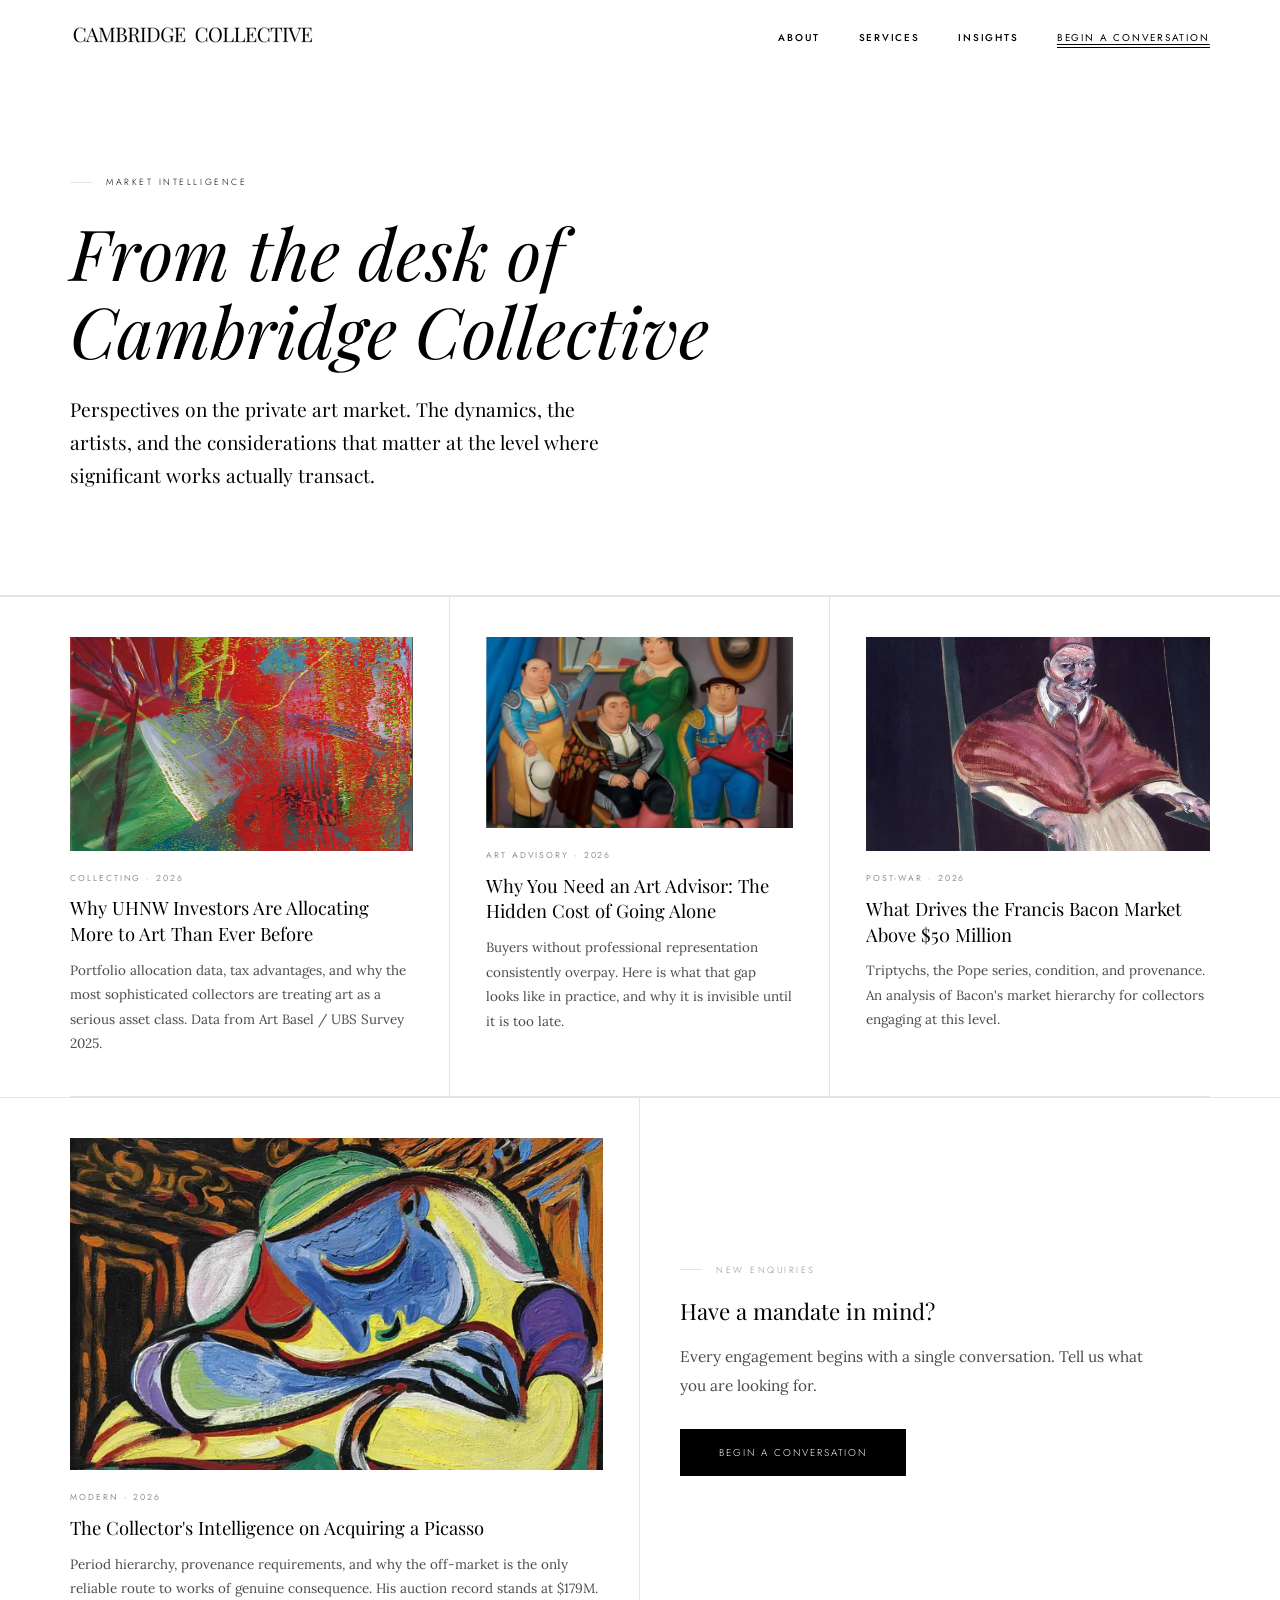
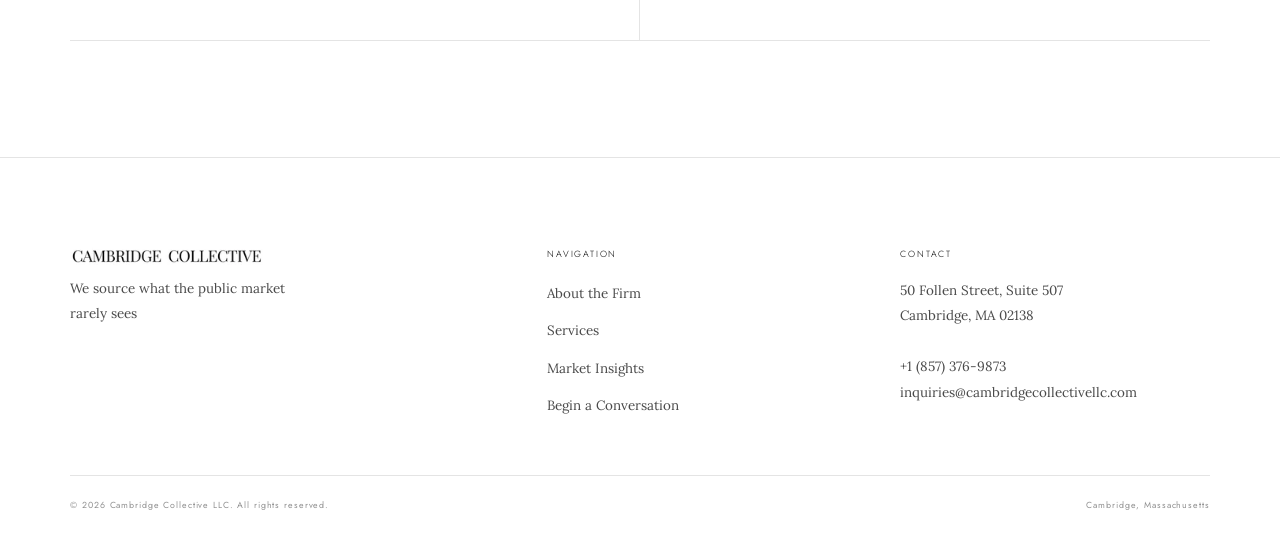
<file: insights.html>
<!DOCTYPE html>
<html lang="en">
<head>
  <meta charset="UTF-8"/>
  <link rel="icon" type="image/png" href="images/favicon.png"/>
  <link rel="apple-touch-icon" href="images/favicon.png"/><meta name="robots" content="index, follow, max-image-preview:large, max-snippet:-1"/>
  <meta name="viewport" content="width=device-width, initial-scale=1.0"/>
  <title>Art Market Intelligence & Collecting Guides | Cambridge Collective</title>
  <meta name="description" content="Art market analysis and collecting guides for Picasso, Francis Bacon, and other blue-chip artists, written for serious private collectors."/>
  <link rel="canonical" href="https://www.cambridgecollectivellc.com/insights.html"/>
  <link rel="preconnect" href="https://fonts.googleapis.com"/>
  <link rel="preconnect" href="https://fonts.gstatic.com" crossorigin/>
  <link rel="preload" as="style" href="https://fonts.googleapis.com/css2?family=Playfair+Display:ital,wght@0,400;0,500;1,400;1,500&family=Lora:ital,wght@0,400;0,500;1,400&family=Jost:wght@200;300;400&display=swap" onload="this.onload=null;this.rel='stylesheet'"/>
  <noscript><link rel="stylesheet" href="https://fonts.googleapis.com/css2?family=Playfair+Display:ital,wght@0,400;0,500;1,400;1,500&family=Lora:ital,wght@0,400;0,500;1,400&family=Jost:wght@200;300;400&display=swap"/></noscript>
  <link rel="preload" as="image" href="images/richter-abstraktes-840.webp" imagesrcset="images/richter-abstraktes-420.webp 420w, images/richter-abstraktes-640.webp 640w, images/richter-abstraktes-840.webp 840w, images/richter-abstraktes-1080.webp 1080w, images/richter-abstraktes-1366.webp 1366w, images/richter-abstraktes-1600.webp 1600w" imagesizes="(max-width: 860px) 100vw, 33vw" fetchpriority="high"/>
  <style>
:root {
  --w: #FFFFFF;
  --blk: #000000;
  --mid: #4A4A4A;
  --dim: #909090;
  --bdr: #E4E4E4;
  --off: #F8F8F8;
  --serif: 'Playfair Display', Georgia, serif;
  --body:  'Lora', Georgia, serif;
  --sans:  'Jost', sans-serif;
  --nav-h: 72px;
  --pad:   clamp(72px, 9vw, 130px);
  --pad-s: clamp(48px, 6vw, 88px);
  --narrow: 760px;
  --gutter: clamp(24px, 5.5vw, 80px);
}
/* CLS Prevention: reserve space for hero carousel before JS/images load */
.hero-full { min-height: 100svh; min-height: 100vh; }
.hslide { contain: strict; }

*, *::before, *::after { box-sizing: border-box; margin: 0; padding: 0; }
html { scroll-behavior: smooth; }
body { background: var(--w); color: var(--blk); font-family: var(--body); font-weight: 400; line-height: 1.78; -webkit-font-smoothing: antialiased; overflow-x: hidden; }
img { display: block; max-width: 100%; }
a { color: inherit; text-decoration: none; }

/* NAV */
nav { position: fixed; inset-block-start: 0; inset-inline: 0; z-index: 200; height: var(--nav-h); display: flex; align-items: center; justify-content: space-between; padding: 0 var(--gutter); background: var(--w); border-bottom: 1px solid transparent; transition: border-color .3s; }
nav.scrolled { border-bottom-color: var(--bdr); }
.nav-brand .wordmark { font-family: var(--serif); font-weight: 400; font-size: .88rem; letter-spacing: .14em; text-transform: uppercase; display: block; line-height: 1.1; }
.nav-brand img { height:22px; width:auto; display:block; mix-blend-mode:multiply; }
.nav-brand .subtitle { display:none !important; /* hidden – logo replaces text */ font-family: var(--sans); font-weight: 200; font-size: .5rem; letter-spacing: .28em; text-transform: uppercase; color: var(--dim); display: block; margin-top: 3px; }
.nav-links { display: flex; align-items: center; gap: clamp(20px, 3vw, 52px); list-style: none; }
.nav-links a { font-family: var(--sans); font-weight: 500; font-size: .62rem; letter-spacing: .18em; text-transform: uppercase; color: #000; text-decoration: none; transition: color .2s; }
.nav-links .cta-link a { font-weight: 400; text-decoration: underline; text-underline-offset: 3px; }
.nav-links a:hover { color: var(--blk); }
.nav-links .cta-link a { color: var(--blk); border-bottom: 1px solid var(--blk); padding-bottom: 2px; }
.menu-btn { display: none; flex-direction: column; gap: 5px; background: none; border: none; cursor: pointer; padding: 8px; }
.menu-btn span { display: block; width: 22px; height: 1px; background: var(--blk); }
@media (max-width: 800px) {
  .menu-btn { display: flex; }
  .nav-links { display: none; position: fixed; inset: var(--nav-h) 0 0 0; background: var(--w); flex-direction: column; justify-content: center; gap: 36px; }
  .nav-links.open { display: flex; }
  .nav-links a { font-size: .82rem; }
}

/* TYPOGRAPHY */
.eyebrow { font-family: var(--sans); font-weight: 300; font-size: .56rem; letter-spacing: .28em; text-transform: uppercase; color: var(--dim); display: flex; align-items: center; gap: 14px; }
.eyebrow::before { content: ''; display: block; width: 22px; height: 1px; background: var(--bdr); flex-shrink: 0; }
h1.display { font-family: var(--serif); font-weight: 400; font-style: italic; font-size: clamp(2.4rem, 5.5vw, 5.6rem); line-height: 1.1; }
h2.section-title { font-family: var(--serif); font-weight: 400; font-size: clamp(1.8rem, 3.5vw, 3rem); line-height: 1.18; }
h2.section-title em { font-style: italic; }
h3 { font-family: var(--serif); font-weight: 400; font-size: clamp(1.1rem, 1.8vw, 1.45rem); line-height: 1.32; }
.body-copy { font-family: var(--body); font-size: .96rem; line-height: 1.88; color: var(--mid); }
.lead-copy { font-family: var(--serif); font-weight: 400; font-size: clamp(1rem, 1.6vw, 1.2rem); line-height: 1.72; color: var(--blk); }

/* LAYOUT */
.rule { height: 1px; background: var(--bdr); }

/* BUTTONS */
.btn { display: inline-block; font-family: var(--sans); font-size: .62rem; font-weight: 300; letter-spacing: .2em; text-transform: uppercase; cursor: pointer; }
.btn-solid { background: var(--blk); color: var(--w); padding: 14px 38px; border: 1px solid var(--blk); transition: background .2s; }
.btn-solid:hover { background: #1a1a1a; }
.btn-outline { border: 1px solid rgba(255,255,255,.35); color: var(--w); padding: 14px 38px; transition: border-color .2s; }
.btn-outline:hover { border-color: rgba(255,255,255,.9); }
.btn-ghost { border-bottom: 1px solid var(--bdr); color: var(--mid); font-family: var(--sans); padding-bottom: 3px; transition: color .2s, border-color .2s; }
.btn-ghost:hover { color: var(--blk); border-color: var(--blk); }

/* HERO SLIDESHOW */
.hero-slideshow { position: relative; width: 100%; height: 62vh; min-height: 320px; overflow: hidden; margin-top: var(--nav-h); background: #1a1a1a; }
.slide { position: absolute; inset: 0; opacity: 0; transition: opacity 1.2s ease; }
.slide.active { opacity: 1; }
.slide img { width: 100%; height: 100%; object-fit: cover; object-position: center; }
.slide-caption { position: absolute; bottom: 20px; left: 24px; font-family: var(--sans); font-size: .53rem; letter-spacing: .18em; text-transform: uppercase; color: rgba(255,255,255,.6); }
.slide-dots { position: absolute; bottom: 22px; right: 24px; display: flex; gap: 7px; }
.dot { width: 5px; height: 5px; border-radius: 50%; background: rgba(255,255,255,.35); cursor: pointer; transition: background .3s; border: none; padding: 0; }
.dot.active { background: rgba(255,255,255,.9); }

/* HERO TEXT */
.hero-text { padding: clamp(44px, 6vw, 88px) var(--gutter); border-bottom: 1px solid var(--bdr); }
.hero-text h1.display { max-width: 780px; margin-bottom: 24px; }
.hero-text .hero-sub { max-width: 420px; margin-bottom: 40px; }
.hero-actions { display: flex; align-items: center; gap: 40px; flex-wrap: wrap; }
.hero-count { display: flex; gap: 52px; margin-top: 56px; padding-top: 40px; border-top: 1px solid var(--bdr); flex-wrap: wrap; }
.hero-count-item .num { font-family: var(--serif); font-weight: 400; font-size: clamp(1.6rem, 2.8vw, 2.4rem); display: block; line-height: 1; margin-bottom: 7px; }
.hero-count-item .label { font-family: var(--sans); font-size: .55rem; letter-spacing: .2em; text-transform: uppercase; color: var(--dim); }

/* IMAGE BAND */
.img-band { width: 100%; height: clamp(240px, 32vw, 520px); overflow: hidden; position: relative; background: #d0d0d0; }
.img-band img { width: 100%; height: 100%; object-fit: cover; object-position: center; transition: transform 1.2s ease; }
.img-band:hover img { transform: scale(1.02); }
.img-band figcaption { position: absolute; bottom: 16px; right: 20px; font-family: var(--sans); font-size: .52rem; letter-spacing: .16em; text-transform: uppercase; color: rgba(255,255,255,.55); }

/* ARTWORK STRIP */
.artwork-strip { display: grid; grid-template-columns: repeat(4, 1fr); gap: 2px; }
.artwork-strip-item { aspect-ratio: 4/5; overflow: hidden; position: relative; background: #d0d0d0; }
.artwork-strip-item img { width: 100%; height: 100%; object-fit: cover; transition: transform .8s ease; }
.artwork-strip-item:hover img { transform: scale(1.05); }
.artwork-strip-item figcaption { position: absolute; bottom: 0; inset-inline: 0; padding: 32px 14px 12px; background: linear-gradient(transparent, rgba(0,0,0,.55)); font-family: var(--sans); font-size: .5rem; letter-spacing: .14em; text-transform: uppercase; color: rgba(255,255,255,.8); }
@media (max-width: 680px) { .artwork-strip { grid-template-columns: 1fr 1fr; } }

/* SERVICES PREVIEW */
.services-preview { padding: var(--pad) var(--gutter); }
.services-intro { max-width: var(--narrow); margin-bottom: clamp(44px, 5vw, 72px); }
.services-grid { display: grid; grid-template-columns: repeat(3, 1fr); border-top: 1px solid var(--bdr); }
.svc-item { padding: 48px 0; border-bottom: 1px solid var(--bdr); border-right: 1px solid var(--bdr); }
.svc-item:last-child { border-right: none; }
.svc-item:nth-child(n+2) { padding-left: 40px; }
.svc-item:nth-child(1) { padding-right: 40px; }
.svc-num { font-family: var(--serif); font-size: .78rem; color: var(--bdr); display: block; margin-bottom: 20px; }
.svc-item h3 { margin-bottom: 12px; }
.svc-item p { margin-bottom: 20px; }
.svc-link { font-family: var(--sans); font-size: .58rem; letter-spacing: .2em; text-transform: uppercase; color: var(--blk); border-bottom: 1px solid var(--blk); padding-bottom: 2px; transition: opacity .2s; }
.svc-link:hover { opacity: .5; }
@media (max-width: 880px) { .services-grid { grid-template-columns: 1fr; } .svc-item { border-right: none; padding-left: 0 !important; padding-right: 0 !important; } }

/* STATEMENT */
.statement { background: var(--blk); text-align: center; padding: var(--pad) var(--gutter); }
.statement h2 { font-family: var(--serif); font-weight: 400; font-style: italic; font-size: clamp(1.8rem, 4.5vw, 3.8rem); line-height: 1.16; color: var(--w); max-width: 800px; margin: 0 auto 28px; }
.statement .body-copy { color: rgba(255,255,255,.42); max-width: 520px; margin: 0 auto 44px; }

/* TEAM */
.team-grid { display: grid; grid-template-columns: repeat(2, 1fr); gap: 44px; max-width: 700px; }
.team-card { display: flex; flex-direction: column; }
.team-photo { width: 100%; aspect-ratio: 1/1; background: var(--off); border: 1px solid var(--bdr); display: flex; align-items: center; justify-content: center; margin-bottom: 18px; overflow: hidden; }
.team-photo img { width: 100%; height: 100%; object-fit: cover; }
.team-photo-placeholder { display: flex; flex-direction: column; align-items: center; gap: 10px; }
.team-photo-placeholder span { font-family: var(--sans); font-size: .52rem; letter-spacing: .2em; text-transform: uppercase; color: var(--dim); }
.team-role { font-family: var(--sans); font-size: .54rem; letter-spacing: .22em; text-transform: uppercase; color: var(--dim); display: block; margin-bottom: 5px; }
.team-name { font-family: var(--serif); font-size: 1.25rem; font-weight: 400; display: block; margin-bottom: 10px; }
.team-bio { font-size: .88rem; line-height: 1.82; color: var(--mid); }
@media (max-width: 760px) { .team-grid { grid-template-columns: 1fr; gap: 32px; } }

/* INSIGHTS GRID */
.insights-preview { padding: var(--pad) var(--gutter); }
.insights-header { display: flex; justify-content: space-between; align-items: flex-end; margin-bottom: clamp(40px, 5vw, 64px); }
.insights-grid { display: grid; grid-template-columns: repeat(3, 1fr); border-top: 1px solid var(--bdr); }
.insight-card { display: block; padding: 40px 0; border-bottom: 1px solid var(--bdr); border-right: 1px solid var(--bdr); transition: opacity .25s; }
.insight-card:hover { opacity: .62; }
.insight-card:last-child { border-right: none; }
.insight-card:nth-child(n+2) { padding-left: 36px; }
.insight-card:nth-child(1) { padding-right: 36px; }
.insight-card:nth-child(2) { padding-right: 36px; }
.card-img { width: 100%; aspect-ratio: 16/10; overflow: hidden; margin-bottom: 20px; background: var(--off); }
.card-img img { width: 100%; height: 100%; object-fit: cover; transition: transform .7s ease; }
.insight-card:hover .card-img img { transform: scale(1.04); }
.card-cat { font-family: var(--sans); font-size: .54rem; letter-spacing: .22em; text-transform: uppercase; color: var(--dim); display: block; margin-bottom: 9px; }
.card-title { font-family: var(--serif); font-weight: 400; font-size: clamp(.98rem, 1.5vw, 1.15rem); line-height: 1.4; margin-bottom: 11px; color: var(--blk); }
.card-excerpt { font-size: .84rem; line-height: 1.82; color: var(--mid); }
@media (max-width: 860px) { .insights-grid { grid-template-columns: 1fr; } .insight-card { border-right: none; padding-left: 0 !important; padding-right: 0 !important; } .insights-header { flex-direction: column; align-items: flex-start; gap: 20px; } }

/* FOOTER */
footer { padding: clamp(56px, 7vw, 88px) var(--gutter) 32px; border-top: 1px solid var(--bdr); }
.footer-grid { display: grid; grid-template-columns: 1.4fr 1fr 1fr; gap: 44px; margin-bottom: 48px; }
.footer-brand .wordmark { font-family: var(--serif); font-weight: 400; font-size: .88rem; letter-spacing: .14em; text-transform: uppercase; display: block; }
.footer-brand .subtitle { font-family: var(--sans); font-size: .5rem; letter-spacing: .25em; text-transform: uppercase; color: var(--dim); display: block; margin-top: 3px; margin-bottom: 16px; }
.footer-tagline { font-family: var(--body); font-size: .84rem; color: var(--mid); max-width: 220px; line-height: 1.85; }
.footer-col h5 { font-family: var(--sans); font-size: .56rem; font-weight: 300; letter-spacing: .2em; text-transform: uppercase; margin-bottom: 16px; }
.footer-col ul { list-style: none; }
.footer-col ul li { margin-bottom: 9px; }
.footer-col ul a { font-family: var(--body); font-size: .84rem; color: var(--mid); transition: color .2s; }
.footer-col ul a:hover { color: var(--blk); }
.footer-col address { font-style: normal; font-family: var(--body); font-size: .84rem; color: var(--mid); line-height: 1.9; }
.footer-col address a { color: var(--mid); transition: color .2s; }
.footer-col address a:hover { color: var(--blk); }
.footer-bottom { display: flex; justify-content: space-between; align-items: center; padding-top: 22px; border-top: 1px solid var(--bdr); font-family: var(--sans); font-size: .55rem; letter-spacing: .1em; color: var(--dim); }
@media (max-width: 760px) { .footer-grid { grid-template-columns: 1fr; gap: 32px; } .footer-bottom { flex-direction: column; gap: 8px; text-align: center; } }

/* PAGE HERO */
.page-hero { padding: calc(var(--nav-h) + clamp(56px, 8vw, 108px)) var(--gutter) clamp(56px, 8vw, 108px); border-bottom: 1px solid var(--bdr); }
.page-hero h1.display { max-width: 800px; }
.page-hero .lead-copy { max-width: 540px; margin-top: 24px; }

/* SERVICES PAGE */
.svc-full { display: grid; grid-template-columns: 240px 1fr; gap: 72px; padding: var(--pad) var(--gutter); border-bottom: 1px solid var(--bdr); }
.svc-full:last-of-type { border-bottom: none; }
.svc-sidebar .big-num { font-family: var(--serif); font-size: 5rem; line-height: 1; color: var(--bdr); display: block; margin-bottom: 20px; }
.svc-sidebar h2 { font-family: var(--serif); font-weight: 400; font-size: clamp(1.4rem, 2.3vw, 1.9rem); line-height: 1.28; }
.svc-body p { font-family: var(--body); font-size: .96rem; line-height: 1.88; color: var(--mid); margin-bottom: 16px; }
.svc-body ul { list-style: none; border-top: 1px solid var(--bdr); margin-top: 32px; }
.svc-body ul li { padding: 12px 0 12px 14px; border-bottom: 1px solid var(--bdr); font-family: var(--body); font-size: .88rem; color: var(--mid); position: relative; }
.svc-body ul li::before { content: ''; position: absolute; left: 0; top: 50%; width: 5px; height: 1px; background: var(--dim); }
@media (max-width: 780px) { .svc-full { grid-template-columns: 1fr; gap: 24px; } .svc-sidebar .big-num { font-size: 3rem; } }
.process-section { padding: var(--pad) var(--gutter); background: var(--off); }
.process-grid { display: grid; grid-template-columns: repeat(4, 1fr); border-top: 1px solid var(--bdr); margin-top: 48px; }
.process-step { padding: 32px 0; border-right: 1px solid var(--bdr); border-bottom: 1px solid var(--bdr); }
.process-step:last-child { border-right: none; }
.process-step:nth-child(n+2) { padding-left: 28px; }
.step-num { font-family: var(--sans); font-size: .55rem; letter-spacing: .2em; text-transform: uppercase; color: var(--dim); display: block; margin-bottom: 12px; }
.process-step h3 { font-size: 1rem; margin-bottom: 9px; }
.process-step p { font-family: var(--body); font-size: .84rem; color: var(--mid); line-height: 1.8; }
@media (max-width: 780px) { .process-grid { grid-template-columns: 1fr 1fr; } .process-step:nth-child(2n) { border-right: none; } .process-step:nth-child(n+2) { padding-left: 0; } .process-step:nth-child(even) { padding-left: 24px; } }

/* INSIGHTS PAGE */
.insights-page-grid { display: grid; grid-template-columns: repeat(3, 1fr); border-top: 1px solid var(--bdr); padding: 0 var(--gutter); }
.insights-page-grid .insight-card { border-right: 1px solid var(--bdr); }
.insights-page-grid .insight-card:last-child { border-right: none; }
@media (max-width: 860px) { .insights-page-grid { grid-template-columns: 1fr; } .insights-page-grid .insight-card { border-right: none; } }
.insights-page-grid-two { display: grid; grid-template-columns: repeat(2, 1fr); border-top: 1px solid var(--bdr); padding: 0 var(--gutter); }
.insights-page-grid-two .insight-card { border-right: 1px solid var(--bdr); }
.insights-page-grid-two .insight-card:last-child { border-right: none; }
@media (max-width: 680px) { .insights-page-grid-two { grid-template-columns: 1fr; } .insights-page-grid-two .insight-card { border-right: none; } }

/* ARTICLE */
.article-hero { padding: calc(var(--nav-h) + 64px) var(--gutter) 64px; border-bottom: 1px solid var(--bdr); max-width: calc(var(--narrow) + var(--gutter) * 2); }
.article-cat { font-family: var(--sans); font-size: .55rem; letter-spacing: .25em; text-transform: uppercase; color: var(--dim); display: block; margin-bottom: 20px; }
.article-hero h1 { font-family: var(--serif); font-weight: 400; font-style: italic; font-size: clamp(2rem, 4.5vw, 4rem); line-height: 1.12; margin-bottom: 22px; }
.article-meta { font-family: var(--sans); font-size: .58rem; letter-spacing: .15em; color: var(--dim); }
.article-img { width: 100%; height: clamp(260px, 38vw, 580px); overflow: hidden; background: var(--off); }
.article-img img { width: 100%; height: 100%; object-fit: cover; }
.article-img figcaption { font-family: var(--sans); font-size: .52rem; letter-spacing: .15em; text-transform: uppercase; color: var(--dim); padding: 10px var(--gutter) 0; }
.article-body { max-width: calc(var(--narrow) + var(--gutter) * 2); margin: 0 auto; padding: var(--pad) var(--gutter); }
.article-body .lead-copy { margin-bottom: 30px; }
.article-body h2 { font-family: var(--serif); font-weight: 400; font-size: clamp(1.4rem, 2.5vw, 2rem); margin-top: 52px; margin-bottom: 16px; }
.article-body p { font-family: var(--body); font-size: 1.04rem; line-height: 1.9; color: var(--mid); margin-bottom: 18px; }
.article-mid-img { width: 100%; height: clamp(200px, 26vw, 400px); overflow: hidden; margin: 44px 0; background: var(--off); }
.article-mid-img img { width: 100%; height: 100%; object-fit: cover; }
.article-mid-img figcaption { font-family: var(--sans); font-size: .52rem; letter-spacing: .15em; text-transform: uppercase; color: var(--dim); padding-top: 9px; }
.stat-callout { border-top: 1px solid var(--bdr); border-bottom: 1px solid var(--bdr); padding: 32px 0; margin: 44px 0; display: grid; grid-template-columns: repeat(3, 1fr); gap: 20px; text-align: center; }
.stat-callout .stat-num { font-family: var(--serif); font-weight: 400; font-size: clamp(1.8rem, 3vw, 2.6rem); display: block; line-height: 1; margin-bottom: 7px; }
.stat-callout .stat-lbl { font-family: var(--sans); font-size: .58rem; letter-spacing: .16em; text-transform: uppercase; color: var(--dim); }
@media (max-width: 580px) { .stat-callout { grid-template-columns: 1fr; } }
.article-footer { padding: var(--pad-s) var(--gutter); border-top: 1px solid var(--bdr); display: flex; justify-content: space-between; align-items: center; flex-wrap: wrap; gap: 22px; }
.article-footer-label { font-family: var(--sans); font-size: .55rem; letter-spacing: .22em; text-transform: uppercase; color: var(--dim); margin-bottom: 7px; display: block; }

/* CHART WRAPPER */
.chart-wrap { margin: 44px 0; padding: 32px; background: var(--off); border: 1px solid var(--bdr); }
.chart-wrap .chart-title { font-family: var(--sans); font-size: .6rem; letter-spacing: .2em; text-transform: uppercase; color: var(--dim); margin-bottom: 24px; display: block; }
.chart-source { font-family: var(--sans); font-size: .55rem; color: var(--dim); letter-spacing: .08em; margin-top: 12px; }

/* ABOUT */
.about-body { padding: var(--pad) var(--gutter); }
.about-two-col { display: grid; grid-template-columns: 1fr 1fr; gap: 72px; align-items: start; }
@media (max-width: 860px) { .about-two-col { grid-template-columns: 1fr; gap: 40px; } }
.principle-list { margin-top: 48px; }
.principle { display: grid; grid-template-columns: 52px 1fr; gap: 20px; padding: 26px 0; border-top: 1px solid var(--bdr); }
.principle:last-child { border-bottom: 1px solid var(--bdr); }
.principle-num { font-family: var(--serif); font-size: .95rem; color: var(--dim); padding-top: 2px; }
.principle h3 { font-size: 1rem; margin-bottom: 7px; }
.principle p { font-family: var(--body); font-size: .88rem; color: var(--mid); line-height: 1.82; }

/* CONTACT */
.contact-split { display: grid; grid-template-columns: 1fr 1fr; border-top: 1px solid var(--bdr); }
.contact-left { padding: var(--pad) var(--gutter) var(--pad) 0; }
.contact-right { padding: var(--pad) 0 var(--pad) var(--gutter); border-left: 1px solid var(--bdr); }
@media (max-width: 860px) { .contact-split { grid-template-columns: 1fr; } .contact-right { border-left: none; border-top: 1px solid var(--bdr); padding: var(--pad-s) 0 0; } .contact-left { padding-right: 0; } }
.form-field { margin-bottom: 24px; }
.form-field label { display: block; font-family: var(--sans); font-size: .55rem; letter-spacing: .2em; text-transform: uppercase; color: var(--dim); margin-bottom: 9px; }
.form-field input, .form-field select, .form-field textarea { width: 100%; background: transparent; border: none; border-bottom: 1px solid var(--bdr); padding: 9px 0; font-family: var(--body); font-size: .9rem; color: var(--blk); outline: none; transition: border-color .2s; border-radius: 0; -webkit-appearance: none; appearance: none; }
.form-field input:focus, .form-field select:focus, .form-field textarea:focus { border-bottom-color: var(--blk); }
.form-field textarea { min-height: 96px; resize: vertical; line-height: 1.65; }
.form-note { font-family: var(--body); font-size: .72rem; color: var(--dim); line-height: 1.7; margin-top: 20px; font-style: italic; }

/* FADE UP */
.fade-up { opacity: 0; transform: translateY(20px); transition: opacity .7s ease, transform .7s ease; }
.fade-up.visible { opacity: 1; transform: translateY(0); }
.fade-up:nth-child(2) { transition-delay: .07s; }
.fade-up:nth-child(3) { transition-delay: .14s; }
.fade-up:nth-child(4) { transition-delay: .21s; }
  </style>
  <meta name="keywords" content="art market analysis, Picasso market, Francis Bacon market, UHNW art investing, blue chip art, private art market, art investment, collecting Picasso, collecting Bacon, art market 2025"/>
  <meta property="og:title" content="Art Market Intelligence & Collecting Guides | Cambridge Collective"/>
  <meta property="og:description" content="Art market analysis and collecting guides for Picasso, Francis Bacon, and other blue-chip artists, written for serious private collectors."/>
  <meta property="og:type" content="website"/>
  <meta property="og:url" content="https://www.cambridgecollectivellc.com/insights.html"/>
  <meta property="og:site_name" content="Cambridge Collective"/>
  <meta name="twitter:card" content="summary"/>
  <meta name="twitter:title" content="Art Market Intelligence & Collecting Guides | Cambridge Collective"/>
  <meta name="twitter:description" content="Art market analysis and collecting guides for Picasso, Francis Bacon, and other blue-chip artists, written for serious private collectors."/>
<script type="application/ld+json">
{
  "@context": "https://schema.org",
  "@graph": [
    {
      "@type": "CollectionPage",
      "@id": "https://www.cambridgecollectivellc.com/insights.html#webpage",
      "url": "https://www.cambridgecollectivellc.com/insights.html",
      "name": "Art Market Intelligence & Collecting Guides | Cambridge Collective",
      "isPartOf": {"@id": "https://www.cambridgecollectivellc.com/#website"},
      "description": "Expert art market analysis from Cambridge Collective. Guides to collecting Picasso, Francis Bacon, and UHNW art investment strategy."
    },
    {
      "@type": "BreadcrumbList",
      "itemListElement": [
        {"@type": "ListItem", "position": 1, "name": "Home", "item": "https://www.cambridgecollectivellc.com/"},
        {"@type": "ListItem", "position": 2, "name": "Market Intelligence", "item": "https://www.cambridgecollectivellc.com/insights.html"}
      ]
    }
  ]
}
</script>
</head>
<body>
<nav id="nav">
  <a href="/" class="nav-brand"><img width="500" height="56" srcset="images/logo-250.webp 250w, images/logo-500.webp 500w" sizes="247px" src="images/logo-500.webp" alt="Cambridge Collective" style="height:28px;width:auto;display:block;" decoding="async"/></a>
  <button class="menu-btn" aria-label="Menu"><span></span><span></span></button>
  <ul class="nav-links">
    <li><a href="about.html">About</a></li><li><a href="services.html">Services</a></li>
    <li><a href="insights.html" style="color:#000;">Insights</a></li>
    <li class="cta-link"><a href="contact.html">Begin a Conversation</a></li>
  </ul>
</nav>

<header class="page-hero fade-up">
  <p class="eyebrow" style="margin-bottom:24px;color:#000;">Market Intelligence</p>
  <h1 class="display">From the desk of<br><em>Cambridge Collective</em></h1>
  <p class="lead-copy">Perspectives on the private art market. The dynamics, the artists, and the considerations that matter at the level where significant works actually transact.</p>
</header>

<!-- TOP ROW: 3 articles -->
<div class="insights-page-grid">
  <a href="article-4.html" class="insight-card fade-up">
    <div class="card-img"><img srcset="images/richter-abstraktes-420.webp 420w, images/richter-abstraktes-640.webp 640w, images/richter-abstraktes-840.webp 840w, images/richter-abstraktes-1080.webp 1080w, images/richter-abstraktes-1366.webp 1366w, images/richter-abstraktes-1600.webp 1600w" sizes="(max-width: 860px) 100vw, 33vw" width="1600" height="1063" src="images/richter-abstraktes-840.webp" alt="Richter" loading="eager" fetchpriority="high" decoding="async"/></div>
    <span class="card-cat">Collecting · 2026</span>
    <p class="card-title">Why UHNW Investors Are Allocating More to Art Than Ever Before</p>
    <p class="card-excerpt">Portfolio allocation data, tax advantages, and why the most sophisticated collectors are treating art as a serious asset class. Data from Art Basel / UBS Survey 2025.</p>
  </a>
  <a href="article-1.html" class="insight-card fade-up">
    <div class="card-img"><img srcset="images/botero-family-420.webp 420w, images/botero-family-640.webp 640w, images/botero-family-840.webp 840w, images/botero-family-1080.webp 1080w" sizes="(max-width: 860px) 100vw, 33vw" width="1080" height="1016" src="images/botero-family-840.webp" alt="Caravaggio" loading="lazy" decoding="async"/></div>
    <span class="card-cat">Art Advisory · 2026</span>
    <p class="card-title">Why You Need an Art Advisor: The Hidden Cost of Going Alone</p>
    <p class="card-excerpt">Buyers without professional representation consistently overpay. Here is what that gap looks like in practice, and why it is invisible until it is too late.</p>
  </a>
  <a href="article-2.html" class="insight-card fade-up">
    <div class="card-img"><img srcset="images/bacon-pope-420.webp 420w, images/bacon-pope-640.webp 640w, images/bacon-pope-840.webp 840w, images/bacon-pope-1080.webp 1080w" sizes="(max-width: 860px) 100vw, 33vw" width="1080" height="1265" src="images/bacon-pope-840.webp" alt="Velazquez" loading="lazy" decoding="async"/></div>
    <span class="card-cat">Post-War · 2026</span>
    <p class="card-title">What Drives the Francis Bacon Market Above $50 Million</p>
    <p class="card-excerpt">Triptychs, the Pope series, condition, and provenance. An analysis of Bacon's market hierarchy for collectors engaging at this level.</p>
  </a>
</div>

<!-- BOTTOM ROW: 1 article centered in 2-col grid -->
<div class="insights-page-grid-two" style="margin-top:0;">
  <a href="article-3.html" class="insight-card fade-up">
    <div class="card-img"><img srcset="images/picasso-jeune-fille-420.webp 420w, images/picasso-jeune-fille-640.webp 640w, images/picasso-jeune-fille-840.webp 840w, images/picasso-jeune-fille-1080.webp 1080w, images/picasso-jeune-fille-1366.webp 1366w" sizes="(max-width: 860px) 100vw, 33vw" width="1366" height="1133" src="images/picasso-jeune-fille-840.webp" alt="Picasso" loading="lazy" decoding="async"/></div>
    <span class="card-cat">Modern · 2026</span>
    <p class="card-title">The Collector's Intelligence on Acquiring a Picasso</p>
    <p class="card-excerpt">Period hierarchy, provenance requirements, and why the off-market is the only reliable route to works of genuine consequence. His auction record stands at $179M.</p>
  </a>
  <div class="insight-card" style="border-right:none;display:flex;flex-direction:column;justify-content:center;padding:44px 40px;">
    <p class="eyebrow" style="margin-bottom:20px;">New enquiries</p>
    <h3 style="margin-bottom:16px;font-size:1.4rem;">Have a mandate in mind?</h3>
    <p class="body-copy" style="margin-bottom:28px;">Every engagement begins with a single conversation. Tell us what you are looking for.</p>
    <a href="contact.html" class="btn btn-solid" style="width:fit-content;">Begin a Conversation</a>
  </div>
</div>

<footer style="margin-top:var(--pad);">
  <div class="footer-grid">
    <div class="footer-brand"><img width="500" height="56" srcset="images/logo-250.webp 250w, images/logo-500.webp 500w" sizes="194px" src="images/logo-500.webp" alt="Cambridge Collective" style="height:22px;width:auto;display:block;margin-bottom:8px;" decoding="async"/><p class="footer-tagline">We source what the public market rarely sees</p></div>
    <div class="footer-col"><h5>Navigation</h5><ul><li><a href="about.html">About the Firm</a></li><li><a href="services.html">Services</a></li><li><a href="insights.html">Market Insights</a></li><li><a href="contact.html">Begin a Conversation</a></li></ul></div>
    <div class="footer-col"><h5>Contact</h5><address>50 Follen Street, Suite 507<br>Cambridge, MA 02138<br><br><a href="tel:+18573769873">+1 (857) 376-9873</a><br><a href="mailto:inquiries@cambridgecollectivellc.com">inquiries@cambridgecollectivellc.com</a></address></div>
  </div>
  <div class="footer-bottom"><span>&copy; 2026 Cambridge Collective LLC. All rights reserved.</span><span>Cambridge, Massachusetts</span></div>
</footer>
<script>
const nav=document.getElementById("nav");
window.addEventListener("scroll",()=>nav.classList.toggle("scrolled",scrollY>20));
document.querySelector(".menu-btn").addEventListener("click",()=>document.querySelector(".nav-links").classList.toggle("open"));
const io=new IntersectionObserver(e=>{e.forEach(x=>{if(x.isIntersecting)x.target.classList.add("visible")})},{threshold:0.07});
document.querySelectorAll(".fade-up").forEach(el=>io.observe(el));
</script>
<!-- Analytics: GA4 + HubSpot, injected after window load to keep the main thread free during page load -->
<script>
  window.dataLayer = window.dataLayer || [];
  function gtag(){dataLayer.push(arguments);}
  gtag('js', new Date());
  gtag('config', 'G-GPB1CGBKZX');
  window.addEventListener('load', function () {
    setTimeout(function () {
      var g = document.createElement('script');
      g.src = 'https://www.googletagmanager.com/gtag/js?id=G-GPB1CGBKZX';
      g.async = true; document.body.appendChild(g);
      var h = document.createElement('script');
      h.src = 'https://js-na2.hs-scripts.com/245288613.js';
      h.id = 'hs-script-loader'; h.async = true; h.defer = true;
      document.body.appendChild(h);
    }, 0);
  });
</script>
</body>
</html>
</file>
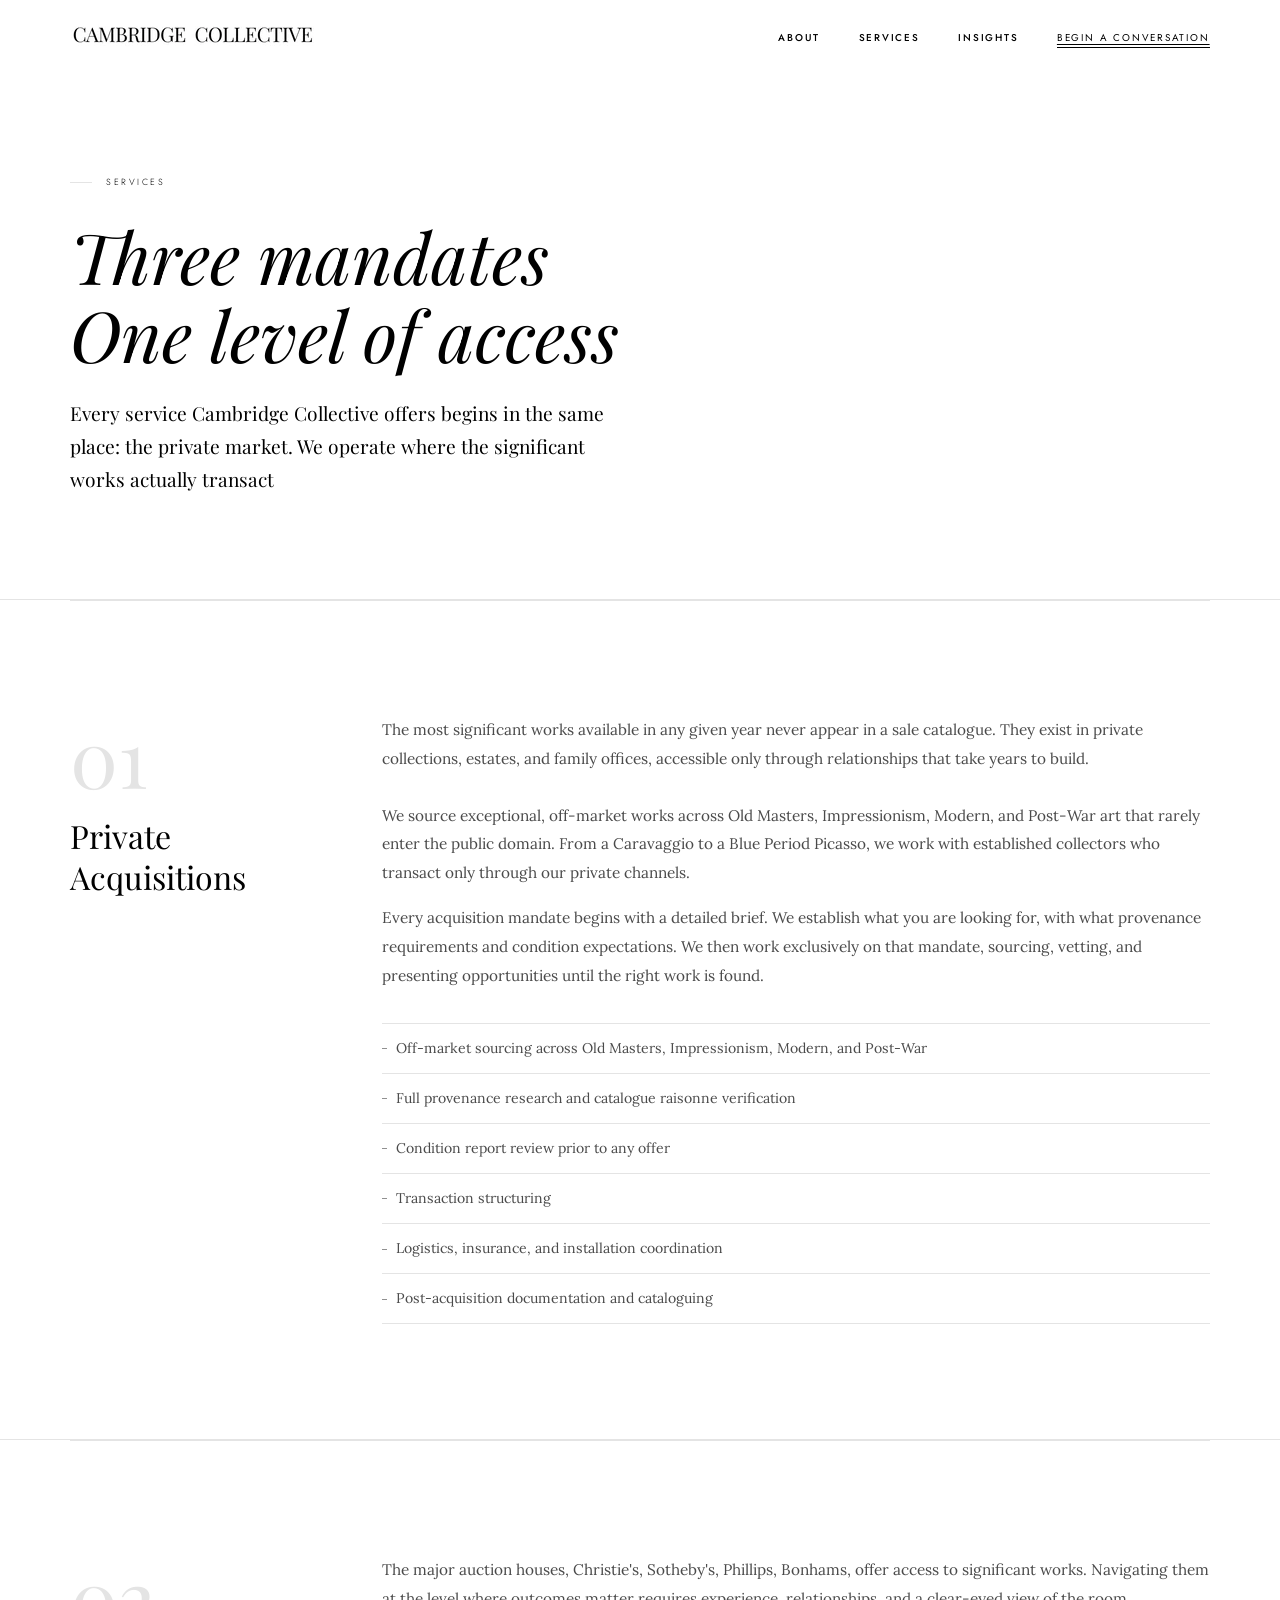
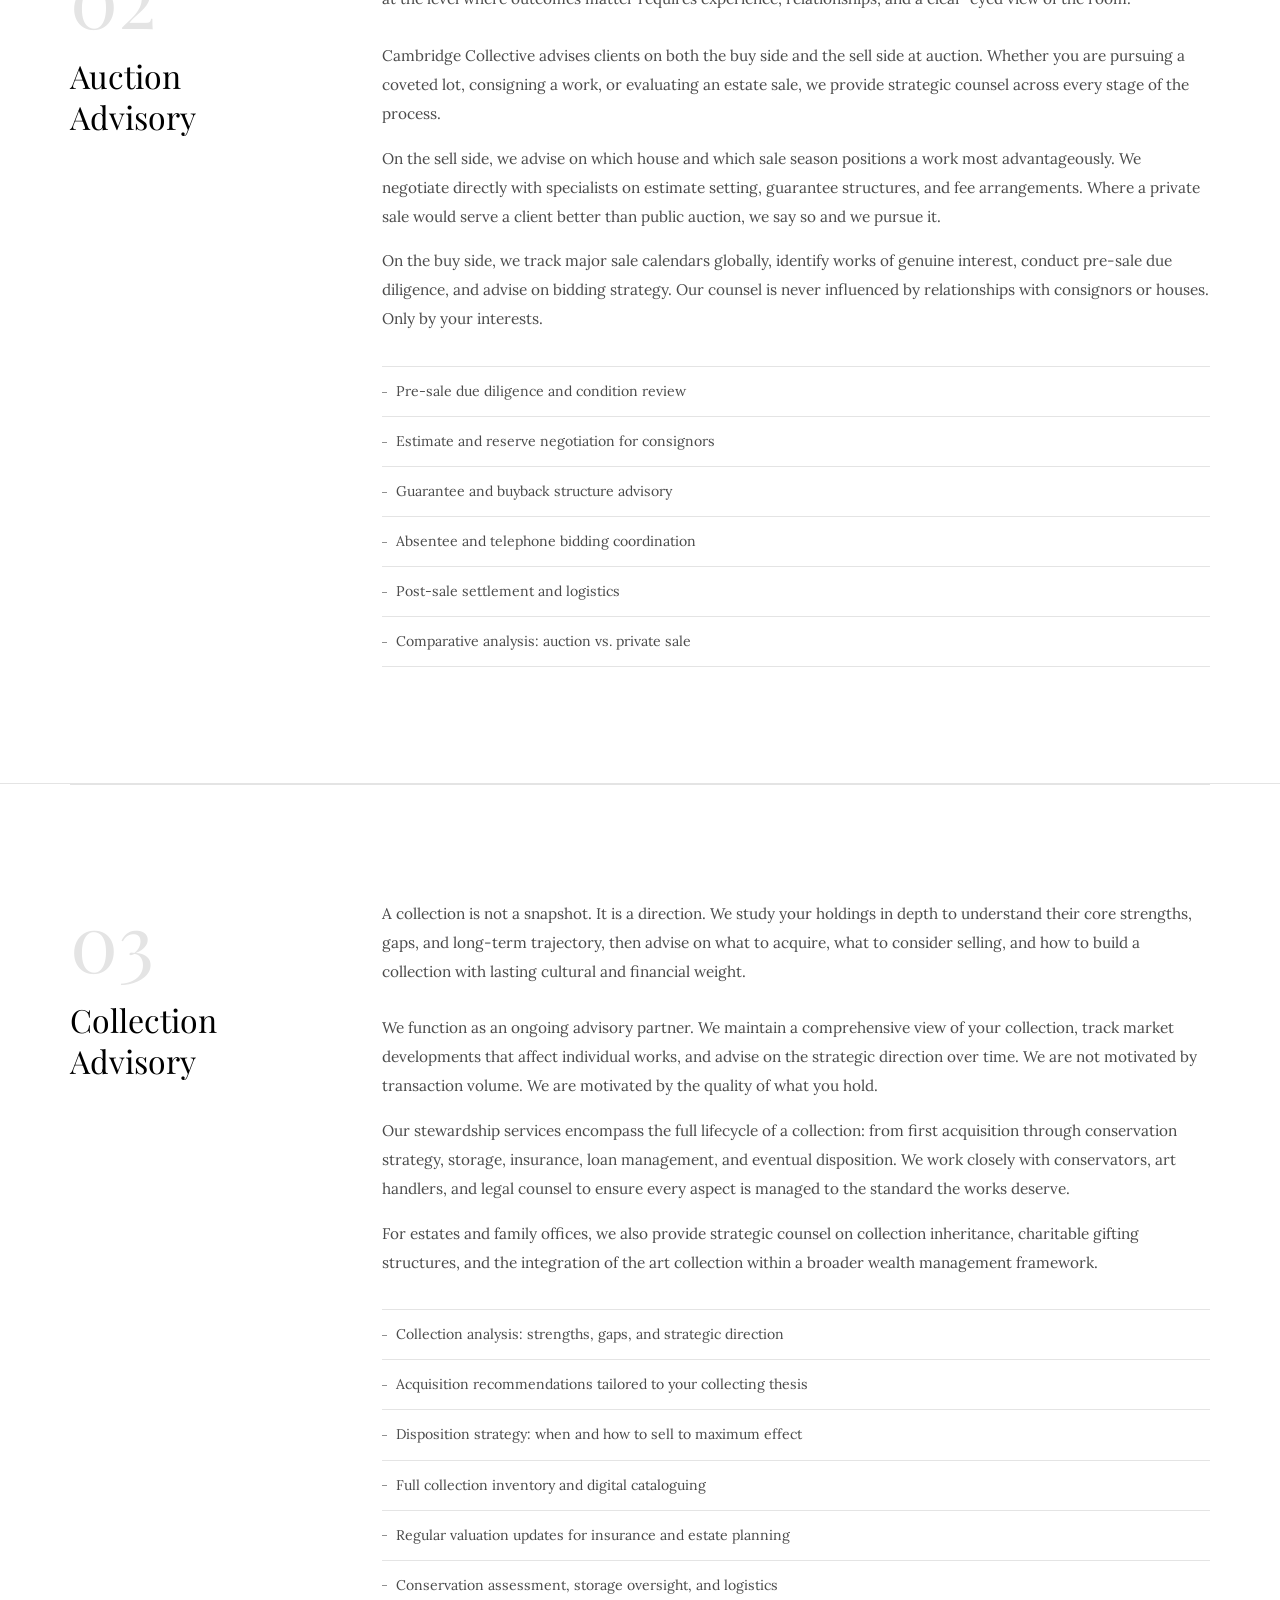
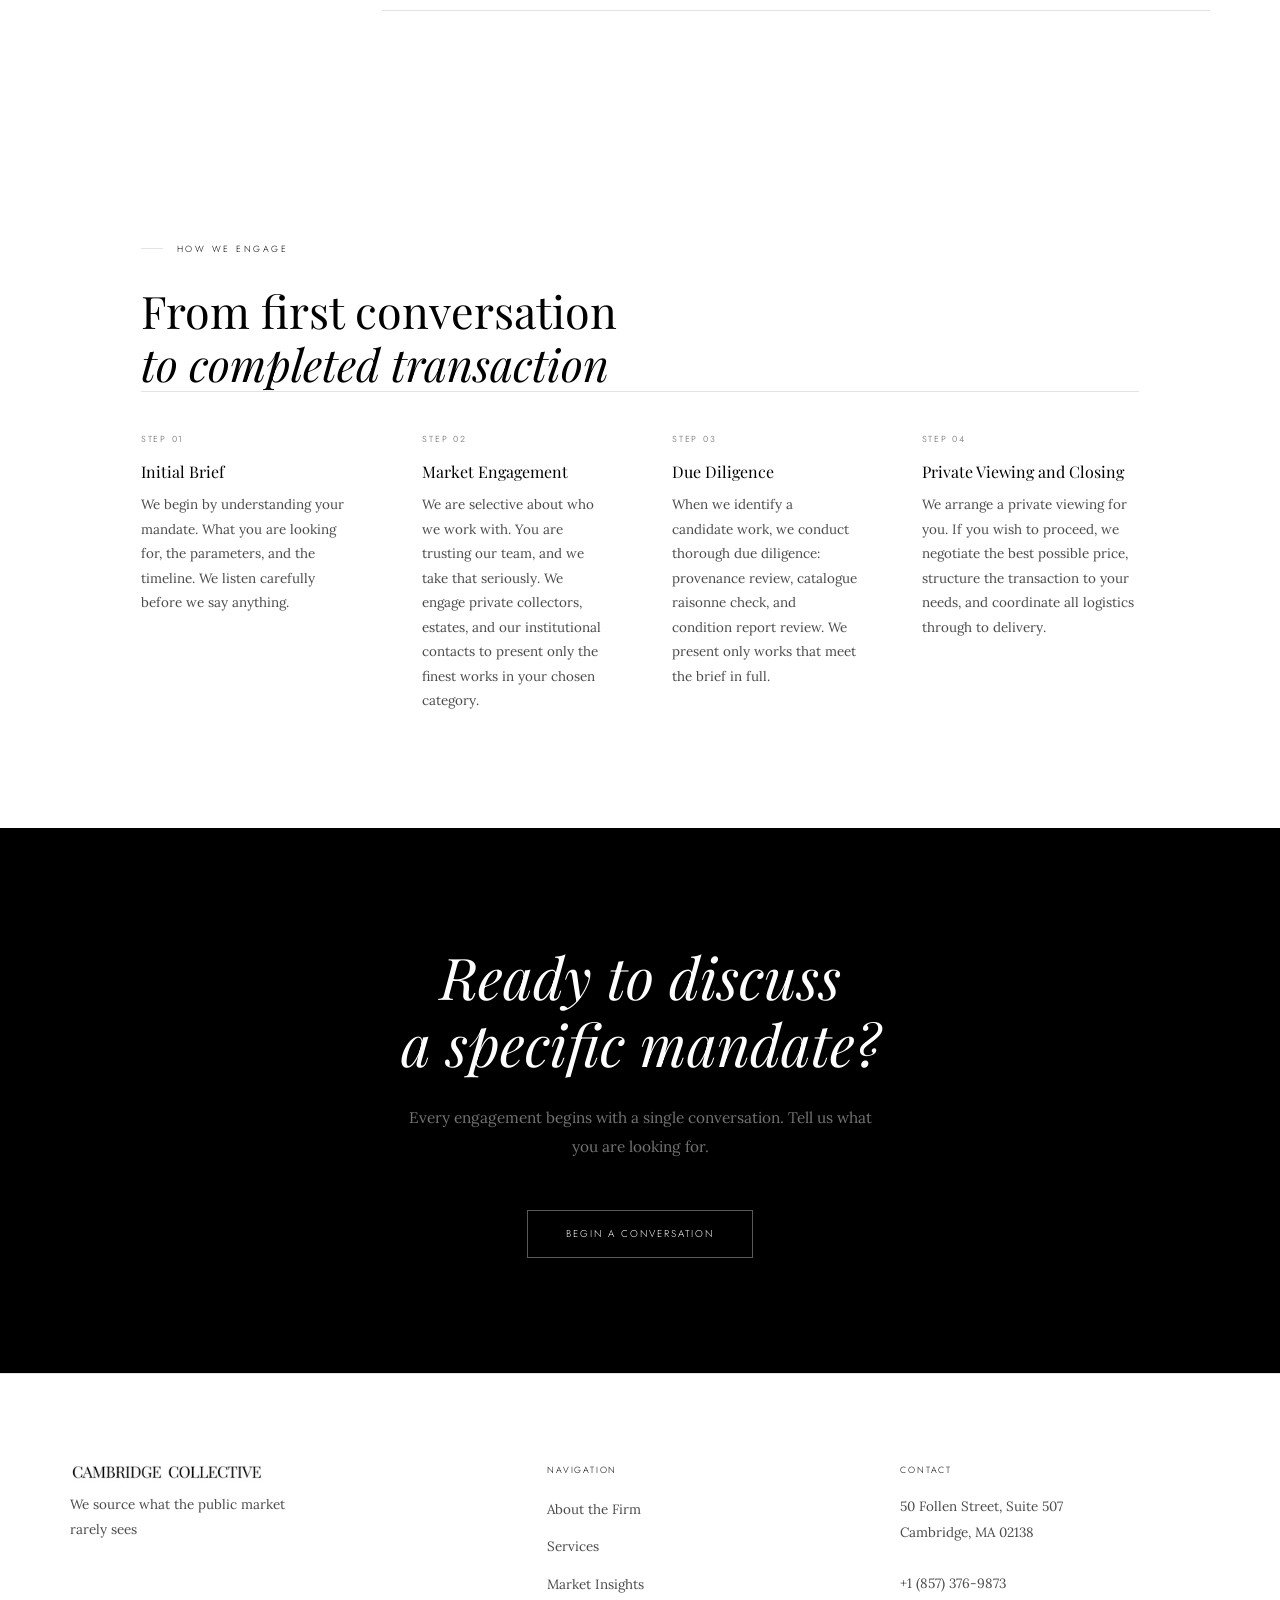
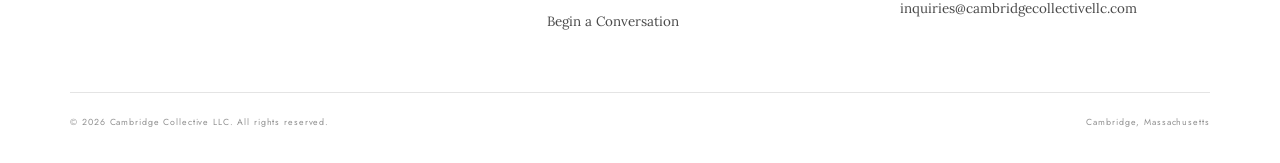
<file: services.html>
<!DOCTYPE html>
<html lang="en">
<head>
  <meta charset="UTF-8"/>
  <link rel="icon" type="image/png" href="images/favicon.png"/>
  <link rel="apple-touch-icon" href="images/favicon.png"/><meta name="robots" content="index, follow, max-image-preview:large, max-snippet:-1"/>
  <meta name="viewport" content="width=device-width, initial-scale=1.0"/>
  <title>Private Acquisitions & Auction Advisory | Cambridge Collective</title>
  <meta name="description" content="Private art acquisitions, auction advisory at Christie's and Sotheby's, and collection strategy for serious collectors. Discreet, conflict-free counsel."/>
  <link rel="canonical" href="https://www.cambridgecollectivellc.com/services.html"/>
  <link rel="preconnect" href="https://fonts.googleapis.com"/>
  <link rel="preconnect" href="https://fonts.gstatic.com" crossorigin/>
  <link rel="preload" as="style" href="https://fonts.googleapis.com/css2?family=Playfair+Display:ital,wght@0,400;0,500;1,400;1,500&family=Lora:ital,wght@0,400;0,500;1,400&family=Jost:wght@200;300;400&display=swap" onload="this.onload=null;this.rel='stylesheet'"/>
  <noscript><link rel="stylesheet" href="https://fonts.googleapis.com/css2?family=Playfair+Display:ital,wght@0,400;0,500;1,400;1,500&family=Lora:ital,wght@0,400;0,500;1,400&family=Jost:wght@200;300;400&display=swap"/></noscript>
  <link rel="preload" as="image" href="images/logo-500.webp" imagesrcset="images/logo-250.webp 250w, images/logo-500.webp 500w" imagesizes="247px" fetchpriority="high"/>
  <style>
:root {
  --w: #FFFFFF;
  --blk: #000000;
  --mid: #4A4A4A;
  --dim: #909090;
  --bdr: #E4E4E4;
  --off: #F8F8F8;
  --serif: 'Playfair Display', Georgia, serif;
  --body:  'Lora', Georgia, serif;
  --sans:  'Jost', sans-serif;
  --nav-h: 72px;
  --pad:   clamp(72px, 9vw, 130px);
  --pad-s: clamp(48px, 6vw, 88px);
  --narrow: 760px;
  --gutter: clamp(24px, 5.5vw, 80px);
}
/* CLS Prevention: reserve space for hero carousel before JS/images load */
.hero-full { min-height: 100svh; min-height: 100vh; }
.hslide { contain: strict; }

*, *::before, *::after { box-sizing: border-box; margin: 0; padding: 0; }
html { scroll-behavior: smooth; }
body { background: var(--w); color: var(--blk); font-family: var(--body); font-weight: 400; line-height: 1.78; -webkit-font-smoothing: antialiased; overflow-x: hidden; }
img { display: block; max-width: 100%; }
a { color: inherit; text-decoration: none; }

/* NAV */
nav { position: fixed; inset-block-start: 0; inset-inline: 0; z-index: 200; height: var(--nav-h); display: flex; align-items: center; justify-content: space-between; padding: 0 var(--gutter); background: var(--w); border-bottom: 1px solid transparent; transition: border-color .3s; }
nav.scrolled { border-bottom-color: var(--bdr); }
.nav-brand .wordmark { font-family: var(--serif); font-weight: 400; font-size: .88rem; letter-spacing: .14em; text-transform: uppercase; display: block; line-height: 1.1; }
.nav-brand img { height:22px; width:auto; display:block; mix-blend-mode:multiply; }
.nav-brand .subtitle { display:none !important; /* hidden – logo replaces text */ font-family: var(--sans); font-weight: 200; font-size: .5rem; letter-spacing: .28em; text-transform: uppercase; color: var(--dim); display: block; margin-top: 3px; }
.nav-links { display: flex; align-items: center; gap: clamp(20px, 3vw, 52px); list-style: none; }
.nav-links a { font-family: var(--sans); font-weight: 500; font-size: .62rem; letter-spacing: .18em; text-transform: uppercase; color: #000; text-decoration: none; transition: color .2s; }
.nav-links .cta-link a { font-weight: 400; text-decoration: underline; text-underline-offset: 3px; }
.nav-links a:hover { color: var(--blk); }
.nav-links .cta-link a { color: var(--blk); border-bottom: 1px solid var(--blk); padding-bottom: 2px; }
.menu-btn { display: none; flex-direction: column; gap: 5px; background: none; border: none; cursor: pointer; padding: 8px; }
.menu-btn span { display: block; width: 22px; height: 1px; background: var(--blk); }
@media (max-width: 800px) {
  .menu-btn { display: flex; }
  .nav-links { display: none; position: fixed; inset: var(--nav-h) 0 0 0; background: var(--w); flex-direction: column; justify-content: center; gap: 36px; }
  .nav-links.open { display: flex; }
  .nav-links a { font-size: .82rem; }
}

/* TYPOGRAPHY */
.eyebrow { font-family: var(--sans); font-weight: 300; font-size: .56rem; letter-spacing: .28em; text-transform: uppercase; color: var(--dim); display: flex; align-items: center; gap: 14px; }
.eyebrow::before { content: ''; display: block; width: 22px; height: 1px; background: var(--bdr); flex-shrink: 0; }
h1.display { font-family: var(--serif); font-weight: 400; font-style: italic; font-size: clamp(2.4rem, 5.5vw, 5.6rem); line-height: 1.1; }
h2.section-title { font-family: var(--serif); font-weight: 400; font-size: clamp(1.8rem, 3.5vw, 3rem); line-height: 1.18; }
h2.section-title em { font-style: italic; }
h3 { font-family: var(--serif); font-weight: 400; font-size: clamp(1.1rem, 1.8vw, 1.45rem); line-height: 1.32; }
.body-copy { font-family: var(--body); font-size: .96rem; line-height: 1.88; color: var(--mid); }
.lead-copy { font-family: var(--serif); font-weight: 400; font-size: clamp(1rem, 1.6vw, 1.2rem); line-height: 1.72; color: var(--blk); }

/* LAYOUT */
.rule { height: 1px; background: var(--bdr); }

/* BUTTONS */
.btn { display: inline-block; font-family: var(--sans); font-size: .62rem; font-weight: 300; letter-spacing: .2em; text-transform: uppercase; cursor: pointer; }
.btn-solid { background: var(--blk); color: var(--w); padding: 14px 38px; border: 1px solid var(--blk); transition: background .2s; }
.btn-solid:hover { background: #1a1a1a; }
.btn-outline { border: 1px solid rgba(255,255,255,.35); color: var(--w); padding: 14px 38px; transition: border-color .2s; }
.btn-outline:hover { border-color: rgba(255,255,255,.9); }
.btn-ghost { border-bottom: 1px solid var(--bdr); color: var(--mid); font-family: var(--sans); padding-bottom: 3px; transition: color .2s, border-color .2s; }
.btn-ghost:hover { color: var(--blk); border-color: var(--blk); }

/* HERO SLIDESHOW */
.hero-slideshow { position: relative; width: 100%; height: 62vh; min-height: 320px; overflow: hidden; margin-top: var(--nav-h); background: #1a1a1a; }
.slide { position: absolute; inset: 0; opacity: 0; transition: opacity 1.2s ease; }
.slide.active { opacity: 1; }
.slide img { width: 100%; height: 100%; object-fit: cover; object-position: center; }
.slide-caption { position: absolute; bottom: 20px; left: 24px; font-family: var(--sans); font-size: .53rem; letter-spacing: .18em; text-transform: uppercase; color: rgba(255,255,255,.6); }
.slide-dots { position: absolute; bottom: 22px; right: 24px; display: flex; gap: 7px; }
.dot { width: 5px; height: 5px; border-radius: 50%; background: rgba(255,255,255,.35); cursor: pointer; transition: background .3s; border: none; padding: 0; }
.dot.active { background: rgba(255,255,255,.9); }

/* HERO TEXT */
.hero-text { padding: clamp(44px, 6vw, 88px) var(--gutter); border-bottom: 1px solid var(--bdr); }
.hero-text h1.display { max-width: 780px; margin-bottom: 24px; }
.hero-text .hero-sub { max-width: 420px; margin-bottom: 40px; }
.hero-actions { display: flex; align-items: center; gap: 40px; flex-wrap: wrap; }
.hero-count { display: flex; gap: 52px; margin-top: 56px; padding-top: 40px; border-top: 1px solid var(--bdr); flex-wrap: wrap; }
.hero-count-item .num { font-family: var(--serif); font-weight: 400; font-size: clamp(1.6rem, 2.8vw, 2.4rem); display: block; line-height: 1; margin-bottom: 7px; }
.hero-count-item .label { font-family: var(--sans); font-size: .55rem; letter-spacing: .2em; text-transform: uppercase; color: var(--dim); }

/* IMAGE BAND */
.img-band { width: 100%; height: clamp(240px, 32vw, 520px); overflow: hidden; position: relative; background: #d0d0d0; }
.img-band img { width: 100%; height: 100%; object-fit: cover; object-position: center; transition: transform 1.2s ease; }
.img-band:hover img { transform: scale(1.02); }
.img-band figcaption { position: absolute; bottom: 16px; right: 20px; font-family: var(--sans); font-size: .52rem; letter-spacing: .16em; text-transform: uppercase; color: rgba(255,255,255,.55); }

/* ARTWORK STRIP */
.artwork-strip { display: grid; grid-template-columns: repeat(4, 1fr); gap: 2px; }
.artwork-strip-item { aspect-ratio: 4/5; overflow: hidden; position: relative; background: #d0d0d0; }
.artwork-strip-item img { width: 100%; height: 100%; object-fit: cover; transition: transform .8s ease; }
.artwork-strip-item:hover img { transform: scale(1.05); }
.artwork-strip-item figcaption { position: absolute; bottom: 0; inset-inline: 0; padding: 32px 14px 12px; background: linear-gradient(transparent, rgba(0,0,0,.55)); font-family: var(--sans); font-size: .5rem; letter-spacing: .14em; text-transform: uppercase; color: rgba(255,255,255,.8); }
@media (max-width: 680px) { .artwork-strip { grid-template-columns: 1fr 1fr; } }

/* SERVICES PREVIEW */
.services-preview { padding: var(--pad) var(--gutter); }
.services-intro { max-width: var(--narrow); margin-bottom: clamp(44px, 5vw, 72px); }
.services-grid { display: grid; grid-template-columns: repeat(3, 1fr); border-top: 1px solid var(--bdr); }
.svc-item { padding: 48px 0; border-bottom: 1px solid var(--bdr); border-right: 1px solid var(--bdr); }
.svc-item:last-child { border-right: none; }
.svc-item:nth-child(n+2) { padding-left: 40px; }
.svc-item:nth-child(1) { padding-right: 40px; }
.svc-num { font-family: var(--serif); font-size: .78rem; color: var(--bdr); display: block; margin-bottom: 20px; }
.svc-item h3 { margin-bottom: 12px; }
.svc-item p { margin-bottom: 20px; }
.svc-link { font-family: var(--sans); font-size: .58rem; letter-spacing: .2em; text-transform: uppercase; color: var(--blk); border-bottom: 1px solid var(--blk); padding-bottom: 2px; transition: opacity .2s; }
.svc-link:hover { opacity: .5; }
@media (max-width: 880px) { .services-grid { grid-template-columns: 1fr; } .svc-item { border-right: none; padding-left: 0 !important; padding-right: 0 !important; } }

/* STATEMENT */
.statement { background: var(--blk); text-align: center; padding: var(--pad) var(--gutter); }
.statement h2 { font-family: var(--serif); font-weight: 400; font-style: italic; font-size: clamp(1.8rem, 4.5vw, 3.8rem); line-height: 1.16; color: var(--w); max-width: 800px; margin: 0 auto 28px; }
.statement .body-copy { color: rgba(255,255,255,.42); max-width: 520px; margin: 0 auto 44px; }

/* TEAM */
.team-grid { display: grid; grid-template-columns: repeat(2, 1fr); gap: 44px; max-width: 700px; }
.team-card { display: flex; flex-direction: column; }
.team-photo { width: 100%; aspect-ratio: 1/1; background: var(--off); border: 1px solid var(--bdr); display: flex; align-items: center; justify-content: center; margin-bottom: 18px; overflow: hidden; }
.team-photo img { width: 100%; height: 100%; object-fit: cover; }
.team-photo-placeholder { display: flex; flex-direction: column; align-items: center; gap: 10px; }
.team-photo-placeholder span { font-family: var(--sans); font-size: .52rem; letter-spacing: .2em; text-transform: uppercase; color: var(--dim); }
.team-role { font-family: var(--sans); font-size: .54rem; letter-spacing: .22em; text-transform: uppercase; color: var(--dim); display: block; margin-bottom: 5px; }
.team-name { font-family: var(--serif); font-size: 1.25rem; font-weight: 400; display: block; margin-bottom: 10px; }
.team-bio { font-size: .88rem; line-height: 1.82; color: var(--mid); }
@media (max-width: 760px) { .team-grid { grid-template-columns: 1fr; gap: 32px; } }

/* INSIGHTS GRID */
.insights-preview { padding: var(--pad) var(--gutter); }
.insights-header { display: flex; justify-content: space-between; align-items: flex-end; margin-bottom: clamp(40px, 5vw, 64px); }
.insights-grid { display: grid; grid-template-columns: repeat(3, 1fr); border-top: 1px solid var(--bdr); }
.insight-card { display: block; padding: 40px 0; border-bottom: 1px solid var(--bdr); border-right: 1px solid var(--bdr); transition: opacity .25s; }
.insight-card:hover { opacity: .62; }
.insight-card:last-child { border-right: none; }
.insight-card:nth-child(n+2) { padding-left: 36px; }
.insight-card:nth-child(1) { padding-right: 36px; }
.insight-card:nth-child(2) { padding-right: 36px; }
.card-img { width: 100%; aspect-ratio: 16/10; overflow: hidden; margin-bottom: 20px; background: var(--off); }
.card-img img { width: 100%; height: 100%; object-fit: cover; transition: transform .7s ease; }
.insight-card:hover .card-img img { transform: scale(1.04); }
.card-cat { font-family: var(--sans); font-size: .54rem; letter-spacing: .22em; text-transform: uppercase; color: var(--dim); display: block; margin-bottom: 9px; }
.card-title { font-family: var(--serif); font-weight: 400; font-size: clamp(.98rem, 1.5vw, 1.15rem); line-height: 1.4; margin-bottom: 11px; color: var(--blk); }
.card-excerpt { font-size: .84rem; line-height: 1.82; color: var(--mid); }
@media (max-width: 860px) { .insights-grid { grid-template-columns: 1fr; } .insight-card { border-right: none; padding-left: 0 !important; padding-right: 0 !important; } .insights-header { flex-direction: column; align-items: flex-start; gap: 20px; } }

/* FOOTER */
footer { padding: clamp(56px, 7vw, 88px) var(--gutter) 32px; border-top: 1px solid var(--bdr); }
.footer-grid { display: grid; grid-template-columns: 1.4fr 1fr 1fr; gap: 44px; margin-bottom: 48px; }
.footer-brand .wordmark { font-family: var(--serif); font-weight: 400; font-size: .88rem; letter-spacing: .14em; text-transform: uppercase; display: block; }
.footer-brand .subtitle { font-family: var(--sans); font-size: .5rem; letter-spacing: .25em; text-transform: uppercase; color: var(--dim); display: block; margin-top: 3px; margin-bottom: 16px; }
.footer-tagline { font-family: var(--body); font-size: .84rem; color: var(--mid); max-width: 220px; line-height: 1.85; }
.footer-col h5 { font-family: var(--sans); font-size: .56rem; font-weight: 300; letter-spacing: .2em; text-transform: uppercase; margin-bottom: 16px; }
.footer-col ul { list-style: none; }
.footer-col ul li { margin-bottom: 9px; }
.footer-col ul a { font-family: var(--body); font-size: .84rem; color: var(--mid); transition: color .2s; }
.footer-col ul a:hover { color: var(--blk); }
.footer-col address { font-style: normal; font-family: var(--body); font-size: .84rem; color: var(--mid); line-height: 1.9; }
.footer-col address a { color: var(--mid); transition: color .2s; }
.footer-col address a:hover { color: var(--blk); }
.footer-bottom { display: flex; justify-content: space-between; align-items: center; padding-top: 22px; border-top: 1px solid var(--bdr); font-family: var(--sans); font-size: .55rem; letter-spacing: .1em; color: var(--dim); }
@media (max-width: 760px) { .footer-grid { grid-template-columns: 1fr; gap: 32px; } .footer-bottom { flex-direction: column; gap: 8px; text-align: center; } }

/* PAGE HERO */
.page-hero { padding: calc(var(--nav-h) + clamp(56px, 8vw, 108px)) var(--gutter) clamp(56px, 8vw, 108px); border-bottom: 1px solid var(--bdr); }
.page-hero h1.display { max-width: 800px; }
.page-hero .lead-copy { max-width: 540px; margin-top: 24px; }

/* SERVICES PAGE */
.svc-full { display: grid; grid-template-columns: 240px 1fr; gap: 72px; padding: var(--pad) var(--gutter); border-bottom: 1px solid var(--bdr); }
.svc-full:last-of-type { border-bottom: none; }
.svc-sidebar .big-num { font-family: var(--serif); font-size: 5rem; line-height: 1; color: var(--bdr); display: block; margin-bottom: 20px; }
.svc-sidebar h2 { font-family: var(--serif); font-weight: 400; font-size: clamp(1.4rem, 2.3vw, 1.9rem); line-height: 1.28; }
.svc-body p { font-family: var(--body); font-size: .96rem; line-height: 1.88; color: var(--mid); margin-bottom: 16px; }
.svc-body ul { list-style: none; border-top: 1px solid var(--bdr); margin-top: 32px; }
.svc-body ul li { padding: 12px 0 12px 14px; border-bottom: 1px solid var(--bdr); font-family: var(--body); font-size: .88rem; color: var(--mid); position: relative; }
.svc-body ul li::before { content: ''; position: absolute; left: 0; top: 50%; width: 5px; height: 1px; background: var(--dim); }
@media (max-width: 780px) { .svc-full { grid-template-columns: 1fr; gap: 24px; } .svc-sidebar .big-num { font-size: 3rem; } }
.process-section { padding: var(--pad) var(--gutter); background: var(--off); }
.process-grid { display: grid; grid-template-columns: repeat(4, 1fr); border-top: 1px solid var(--bdr); margin-top: 48px; }
.process-step { padding: 32px 0; border-right: 1px solid var(--bdr); border-bottom: 1px solid var(--bdr); }
.process-step:last-child { border-right: none; }
.process-step:nth-child(n+2) { padding-left: 28px; }
.step-num { font-family: var(--sans); font-size: .55rem; letter-spacing: .2em; text-transform: uppercase; color: var(--dim); display: block; margin-bottom: 12px; }
.process-step h3 { font-size: 1rem; margin-bottom: 9px; }
.process-step p { font-family: var(--body); font-size: .84rem; color: var(--mid); line-height: 1.8; }
@media (max-width: 780px) { .process-grid { grid-template-columns: 1fr 1fr; } .process-step:nth-child(2n) { border-right: none; } .process-step:nth-child(n+2) { padding-left: 0; } .process-step:nth-child(even) { padding-left: 24px; } }

/* INSIGHTS PAGE */
.insights-page-grid { display: grid; grid-template-columns: repeat(3, 1fr); border-top: 1px solid var(--bdr); padding: 0 var(--gutter); }
.insights-page-grid .insight-card { border-right: 1px solid var(--bdr); }
.insights-page-grid .insight-card:last-child { border-right: none; }
@media (max-width: 860px) { .insights-page-grid { grid-template-columns: 1fr; } .insights-page-grid .insight-card { border-right: none; } }
.insights-page-grid-two { display: grid; grid-template-columns: repeat(2, 1fr); border-top: 1px solid var(--bdr); padding: 0 var(--gutter); }
.insights-page-grid-two .insight-card { border-right: 1px solid var(--bdr); }
.insights-page-grid-two .insight-card:last-child { border-right: none; }
@media (max-width: 680px) { .insights-page-grid-two { grid-template-columns: 1fr; } .insights-page-grid-two .insight-card { border-right: none; } }

/* ARTICLE */
.article-hero { padding: calc(var(--nav-h) + 64px) var(--gutter) 64px; border-bottom: 1px solid var(--bdr); max-width: calc(var(--narrow) + var(--gutter) * 2); }
.article-cat { font-family: var(--sans); font-size: .55rem; letter-spacing: .25em; text-transform: uppercase; color: var(--dim); display: block; margin-bottom: 20px; }
.article-hero h1 { font-family: var(--serif); font-weight: 400; font-style: italic; font-size: clamp(2rem, 4.5vw, 4rem); line-height: 1.12; margin-bottom: 22px; }
.article-meta { font-family: var(--sans); font-size: .58rem; letter-spacing: .15em; color: var(--dim); }
.article-img { width: 100%; height: clamp(260px, 38vw, 580px); overflow: hidden; background: var(--off); }
.article-img img { width: 100%; height: 100%; object-fit: cover; }
.article-img figcaption { font-family: var(--sans); font-size: .52rem; letter-spacing: .15em; text-transform: uppercase; color: var(--dim); padding: 10px var(--gutter) 0; }
.article-body { max-width: calc(var(--narrow) + var(--gutter) * 2); margin: 0 auto; padding: var(--pad) var(--gutter); }
.article-body .lead-copy { margin-bottom: 30px; }
.article-body h2 { font-family: var(--serif); font-weight: 400; font-size: clamp(1.4rem, 2.5vw, 2rem); margin-top: 52px; margin-bottom: 16px; }
.article-body p { font-family: var(--body); font-size: 1.04rem; line-height: 1.9; color: var(--mid); margin-bottom: 18px; }
.article-mid-img { width: 100%; height: clamp(200px, 26vw, 400px); overflow: hidden; margin: 44px 0; background: var(--off); }
.article-mid-img img { width: 100%; height: 100%; object-fit: cover; }
.article-mid-img figcaption { font-family: var(--sans); font-size: .52rem; letter-spacing: .15em; text-transform: uppercase; color: var(--dim); padding-top: 9px; }
.stat-callout { border-top: 1px solid var(--bdr); border-bottom: 1px solid var(--bdr); padding: 32px 0; margin: 44px 0; display: grid; grid-template-columns: repeat(3, 1fr); gap: 20px; text-align: center; }
.stat-callout .stat-num { font-family: var(--serif); font-weight: 400; font-size: clamp(1.8rem, 3vw, 2.6rem); display: block; line-height: 1; margin-bottom: 7px; }
.stat-callout .stat-lbl { font-family: var(--sans); font-size: .58rem; letter-spacing: .16em; text-transform: uppercase; color: var(--dim); }
@media (max-width: 580px) { .stat-callout { grid-template-columns: 1fr; } }
.article-footer { padding: var(--pad-s) var(--gutter); border-top: 1px solid var(--bdr); display: flex; justify-content: space-between; align-items: center; flex-wrap: wrap; gap: 22px; }
.article-footer-label { font-family: var(--sans); font-size: .55rem; letter-spacing: .22em; text-transform: uppercase; color: var(--dim); margin-bottom: 7px; display: block; }

/* CHART WRAPPER */
.chart-wrap { margin: 44px 0; padding: 32px; background: var(--off); border: 1px solid var(--bdr); }
.chart-wrap .chart-title { font-family: var(--sans); font-size: .6rem; letter-spacing: .2em; text-transform: uppercase; color: var(--dim); margin-bottom: 24px; display: block; }
.chart-source { font-family: var(--sans); font-size: .55rem; color: var(--dim); letter-spacing: .08em; margin-top: 12px; }

/* ABOUT */
.about-body { padding: var(--pad) var(--gutter); }
.about-two-col { display: grid; grid-template-columns: 1fr 1fr; gap: 72px; align-items: start; }
@media (max-width: 860px) { .about-two-col { grid-template-columns: 1fr; gap: 40px; } }
.principle-list { margin-top: 48px; }
.principle { display: grid; grid-template-columns: 52px 1fr; gap: 20px; padding: 26px 0; border-top: 1px solid var(--bdr); }
.principle:last-child { border-bottom: 1px solid var(--bdr); }
.principle-num { font-family: var(--serif); font-size: .95rem; color: var(--dim); padding-top: 2px; }
.principle h3 { font-size: 1rem; margin-bottom: 7px; }
.principle p { font-family: var(--body); font-size: .88rem; color: var(--mid); line-height: 1.82; }

/* CONTACT */
.contact-split { display: grid; grid-template-columns: 1fr 1fr; border-top: 1px solid var(--bdr); }
.contact-left { padding: var(--pad) var(--gutter) var(--pad) 0; }
.contact-right { padding: var(--pad) 0 var(--pad) var(--gutter); border-left: 1px solid var(--bdr); }
@media (max-width: 860px) { .contact-split { grid-template-columns: 1fr; } .contact-right { border-left: none; border-top: 1px solid var(--bdr); padding: var(--pad-s) 0 0; } .contact-left { padding-right: 0; } }
.form-field { margin-bottom: 24px; }
.form-field label { display: block; font-family: var(--sans); font-size: .55rem; letter-spacing: .2em; text-transform: uppercase; color: var(--dim); margin-bottom: 9px; }
.form-field input, .form-field select, .form-field textarea { width: 100%; background: transparent; border: none; border-bottom: 1px solid var(--bdr); padding: 9px 0; font-family: var(--body); font-size: .9rem; color: var(--blk); outline: none; transition: border-color .2s; border-radius: 0; -webkit-appearance: none; appearance: none; }
.form-field input:focus, .form-field select:focus, .form-field textarea:focus { border-bottom-color: var(--blk); }
.form-field textarea { min-height: 96px; resize: vertical; line-height: 1.65; }
.form-note { font-family: var(--body); font-size: .72rem; color: var(--dim); line-height: 1.7; margin-top: 20px; font-style: italic; }

/* FADE UP */
.fade-up { opacity: 0; transform: translateY(20px); transition: opacity .7s ease, transform .7s ease; }
.fade-up.visible { opacity: 1; transform: translateY(0); }
.fade-up:nth-child(2) { transition-delay: .07s; }
.fade-up:nth-child(3) { transition-delay: .14s; }
.fade-up:nth-child(4) { transition-delay: .21s; }
  </style>
  <style>
    .process-grid { display:grid; grid-template-columns:repeat(4,1fr); margin-top:52px; gap:0; }
    .process-step { padding:0 32px 0 0; border:none !important; }
    .process-step:last-child { padding-right:0; }
    .process-step:nth-child(n+2) { padding-left:32px; border:none !important; }
    .step-num { font-family:var(--sans); font-size:.55rem; letter-spacing:.2em; text-transform:uppercase; color:var(--dim); display:block; margin-bottom:14px; }
    .process-step h3 { font-size:1rem; margin-bottom:10px; }
    .process-step p { font-family:var(--body); font-size:.84rem; color:var(--mid); line-height:1.82; }
    .process-section { background:#fff !important; }
    @media(max-width:780px){ .process-grid{ grid-template-columns:1fr 1fr; gap:32px; } .process-step{ padding:0 !important; } }
    @media(max-width:480px){ .process-grid{ grid-template-columns:1fr; } }
  </style>
  <meta name="keywords" content="private art acquisitions, art auction advisory, Christie's advisor, Sotheby's advisor, collection management, buy art privately, off-market art, art advisor fees, blue chip art advisory"/>
  <meta property="og:title" content="Private Acquisitions & Auction Advisory | Cambridge Collective"/>
  <meta property="og:description" content="Private art acquisitions, auction advisory at Christie's and Sotheby's, and collection strategy for serious collectors. Discreet, conflict-free counsel."/>
  <meta property="og:type" content="website"/>
  <meta property="og:url" content="https://www.cambridgecollectivellc.com/services.html"/>
  <meta property="og:site_name" content="Cambridge Collective"/>
  <meta name="twitter:card" content="summary"/>
  <meta name="twitter:title" content="Private Acquisitions & Auction Advisory | Cambridge Collective"/>
  <meta name="twitter:description" content="Private art acquisitions, auction advisory at Christie's and Sotheby's, and collection strategy for serious collectors. Discreet, conflict-free counsel."/>
<script type="application/ld+json">
{
  "@context": "https://schema.org",
  "@graph": [
    {
      "@type": "WebPage",
      "@id": "https://www.cambridgecollectivellc.com/services.html#webpage",
      "url": "https://www.cambridgecollectivellc.com/services.html",
      "name": "Private Acquisitions & Auction Advisory | Cambridge Collective",
      "isPartOf": {"@id": "https://www.cambridgecollectivellc.com/#website"},
      "description": "Private art acquisitions, auction advisory at Christie's and Sotheby's, and collection counsel for serious collectors."
    },
    {
      "@type": "BreadcrumbList",
      "itemListElement": [
        {"@type": "ListItem", "position": 1, "name": "Home", "item": "https://www.cambridgecollectivellc.com/"},
        {"@type": "ListItem", "position": 2, "name": "Services", "item": "https://www.cambridgecollectivellc.com/services.html"}
      ]
    },
    {
      "@type": "Service",
      "@id": "https://www.cambridgecollectivellc.com/services.html#private-acquisitions",
      "name": "Private Art Acquisitions",
      "description": "Off-market sourcing of exceptional works across Old Masters, Impressionism, Modern, and Post-War art. Full provenance research, condition review, and transaction coordination.",
      "provider": {"@id": "https://www.cambridgecollectivellc.com/#organization"},
      "url": "https://www.cambridgecollectivellc.com/services.html#acquisitions",
      "areaServed": "Worldwide",
      "serviceType": "Private Art Advisory"
    },
    {
      "@type": "Service",
      "@id": "https://www.cambridgecollectivellc.com/services.html#auction-advisory",
      "name": "Auction Advisory",
      "description": "Strategic counsel for buying and selling at Christie's, Sotheby's, Phillips, and Bonhams. Estimate negotiation, due diligence, bidding strategy, and post-sale settlement.",
      "provider": {"@id": "https://www.cambridgecollectivellc.com/#organization"},
      "url": "https://www.cambridgecollectivellc.com/services.html#auction",
      "areaServed": "Worldwide",
      "serviceType": "Auction Advisory"
    },
    {
      "@type": "Service",
      "@id": "https://www.cambridgecollectivellc.com/services.html#collection-advisory",
      "name": "Collection Advisory",
      "description": "Ongoing advisory partnership for collectors, family offices, and estates. Collection analysis, acquisition strategy, disposition counsel, valuation, conservation, and estate planning integration.",
      "provider": {"@id": "https://www.cambridgecollectivellc.com/#organization"},
      "url": "https://www.cambridgecollectivellc.com/services.html#collection",
      "areaServed": "Worldwide",
      "serviceType": "Art Collection Management"
    }
  ]
}
</script>
</head>
<body>
<nav id="nav">
  <a href="/" class="nav-brand"><img width="500" height="56" srcset="images/logo-250.webp 250w, images/logo-500.webp 500w" sizes="247px" src="images/logo-500.webp" alt="Cambridge Collective" style="height:28px;width:auto;display:block;" decoding="async"/></a>
  <button class="menu-btn" aria-label="Menu"><span></span><span></span></button>
  <ul class="nav-links">
    <li><a href="about.html">About</a></li>
    <li><a href="services.html" style="color:var(--blk);">Services</a></li>
    <li><a href="insights.html">Insights</a></li>
    <li class="cta-link"><a href="contact.html">Begin a Conversation</a></li>
  </ul>
</nav>

<header class="page-hero fade-up">
  <p class="eyebrow" style="margin-bottom:28px;color:#000;">Services</p>
  <h1 class="display">Three mandates<br><em>One level of access</em></h1>
  <p class="lead-copy">Every service Cambridge Collective offers begins in the same place: the private market. We operate where the significant works actually transact</p>
</header>

<div class="rule" style="margin:0 var(--gutter);"></div>

<!-- SERVICE 1 -->
<div id="acquisitions" class="svc-full fade-up">
  <div class="svc-sidebar">
    <span class="big-num">01</span>
    <h2 style="font-family:var(--serif);font-weight:400;font-size:clamp(1.5rem,2.5vw,2rem);">Private Acquisitions</h2>
  </div>
  <div class="svc-body">
    <p class="lead-copy" style="margin-bottom:28px;">The most significant works available in any given year never appear in a sale catalogue. They exist in private collections, estates, and family offices, accessible only through relationships that take years to build.</p>
    <p class="body-copy">We source exceptional, off-market works across Old Masters, Impressionism, Modern, and Post-War art that rarely enter the public domain. From a Caravaggio to a Blue Period Picasso, we work with established collectors who transact only through our private channels.</p>
    <p class="body-copy" style="margin-top:16px;">Every acquisition mandate begins with a detailed brief. We establish what you are looking for, with what provenance requirements and condition expectations. We then work exclusively on that mandate, sourcing, vetting, and presenting opportunities until the right work is found.</p>
    <ul>
      <li>Off-market sourcing across Old Masters, Impressionism, Modern, and Post-War</li>
      <li>Full provenance research and catalogue raisonne verification</li>
      <li>Condition report review prior to any offer</li>
      <li>Transaction structuring</li>
      <li>Logistics, insurance, and installation coordination</li>
      <li>Post-acquisition documentation and cataloguing</li>
    </ul>
  </div>
</div>

<div class="rule" style="margin:0 var(--gutter);"></div>

<!-- SERVICE 2 -->
<div id="auction" class="svc-full fade-up">
  <div class="svc-sidebar">
    <span class="big-num">02</span>
    <h2 style="font-family:var(--serif);font-weight:400;font-size:clamp(1.5rem,2.5vw,2rem);">Auction Advisory</h2>
  </div>
  <div class="svc-body">
    <p class="lead-copy" style="margin-bottom:28px;">The major auction houses, Christie's, Sotheby's, Phillips, Bonhams, offer access to significant works. Navigating them at the level where outcomes matter requires experience, relationships, and a clear-eyed view of the room.</p>
    <p class="body-copy">Cambridge Collective advises clients on both the buy side and the sell side at auction. Whether you are pursuing a coveted lot, consigning a work, or evaluating an estate sale, we provide strategic counsel across every stage of the process.</p>
    <p class="body-copy" style="margin-top:16px;">On the sell side, we advise on which house and which sale season positions a work most advantageously. We negotiate directly with specialists on estimate setting, guarantee structures, and fee arrangements. Where a private sale would serve a client better than public auction, we say so and we pursue it.</p>
    <p class="body-copy" style="margin-top:16px;">On the buy side, we track major sale calendars globally, identify works of genuine interest, conduct pre-sale due diligence, and advise on bidding strategy. Our counsel is never influenced by relationships with consignors or houses. Only by your interests.</p>
    <ul>
      <li>Pre-sale due diligence and condition review</li>
      <li>Estimate and reserve negotiation for consignors</li>
      <li>Guarantee and buyback structure advisory</li>
      <li>Absentee and telephone bidding coordination</li>
      <li>Post-sale settlement and logistics</li>
      <li>Comparative analysis: auction vs. private sale</li>
    </ul>
  </div>
</div>

<div class="rule" style="margin:0 var(--gutter);"></div>

<!-- SERVICE 3 -->
<div id="collection" class="svc-full fade-up">
  <div class="svc-sidebar">
    <span class="big-num">03</span>
    <h2 style="font-family:var(--serif);font-weight:400;font-size:clamp(1.5rem,2.5vw,2rem);">Collection Advisory</h2>
  </div>
  <div class="svc-body">
    <p class="lead-copy" style="margin-bottom:28px;">A collection is not a snapshot. It is a direction. We study your holdings in depth to understand their core strengths, gaps, and long-term trajectory, then advise on what to acquire, what to consider selling, and how to build a collection with lasting cultural and financial weight.</p>
    <p class="body-copy">We function as an ongoing advisory partner. We maintain a comprehensive view of your collection, track market developments that affect individual works, and advise on the strategic direction over time. We are not motivated by transaction volume. We are motivated by the quality of what you hold.</p>
    <p class="body-copy" style="margin-top:16px;">Our stewardship services encompass the full lifecycle of a collection: from first acquisition through conservation strategy, storage, insurance, loan management, and eventual disposition. We work closely with conservators, art handlers, and legal counsel to ensure every aspect is managed to the standard the works deserve.</p>
    <p class="body-copy" style="margin-top:16px;">For estates and family offices, we also provide strategic counsel on collection inheritance, charitable gifting structures, and the integration of the art collection within a broader wealth management framework.</p>
    <ul>
      <li>Collection analysis: strengths, gaps, and strategic direction</li>
      <li>Acquisition recommendations tailored to your collecting thesis</li>
      <li>Disposition strategy: when and how to sell to maximum effect</li>
      <li>Full collection inventory and digital cataloguing</li>
      <li>Regular valuation updates for insurance and estate planning</li>
      <li>Conservation assessment, storage oversight, and logistics</li>
    </ul>
  </div>
</div>

<!-- PROCESS -->
<section class="process-section">
  <div style="padding:0 var(--gutter);">
    <p class="eyebrow fade-up" style="margin-bottom:28px;color:#000;">How We Engage</p>
    <h2 class="section-title fade-up">From first conversation<br><em>to completed transaction</em></h2>
  </div>
  <div class="process-grid" style="margin:0 var(--gutter);border-top:1px solid var(--bdr);padding-top:40px;">
    <div class="process-step fade-up">
      <span class="step-num">Step 01</span>
      <h3>Initial Brief</h3>
      <p>We begin by understanding your mandate. What you are looking for, the parameters, and the timeline. We listen carefully before we say anything.</p>
    </div>
    <div class="process-step fade-up">
      <span class="step-num">Step 02</span>
      <h3>Market Engagement</h3>
      <p>We are selective about who we work with. You are trusting our team, and we take that seriously. We engage private collectors, estates, and our institutional contacts to present only the finest works in your chosen category.</p>
    </div>
    <div class="process-step fade-up">
      <span class="step-num">Step 03</span>
      <h3>Due Diligence</h3>
      <p>When we identify a candidate work, we conduct thorough due diligence: provenance review, catalogue raisonne check, and condition report review. We present only works that meet the brief in full.</p>
    </div>
    <div class="process-step fade-up">
      <span class="step-num">Step 04</span>
      <h3>Private Viewing and Closing</h3>
      <p>We arrange a private viewing for you. If you wish to proceed, we negotiate the best possible price, structure the transaction to your needs, and coordinate all logistics through to delivery.</p>
    </div>
  </div>
</section>

<section class="statement">
  <h2 class="fade-up">Ready to discuss<br><em>a specific mandate?</em></h2>
  <p class="body-copy fade-up" style="color:rgba(255,255,255,.45);max-width:480px;margin:0 auto 48px;">Every engagement begins with a single conversation. Tell us what you are looking for.</p>
  <a href="contact.html" class="btn btn-outline fade-up">Begin a Conversation</a>
</section>

<footer>
  <div class="footer-grid">
    <div class="footer-brand"><img width="500" height="56" srcset="images/logo-250.webp 250w, images/logo-500.webp 500w" sizes="194px" src="images/logo-500.webp" alt="Cambridge Collective" style="height:22px;width:auto;display:block;margin-bottom:8px;" decoding="async"/><p class="footer-tagline">We source what the public market rarely sees</p></div>
    <div class="footer-col"><h5>Navigation</h5><ul><li><a href="about.html">About the Firm</a></li><li><a href="services.html">Services</a></li><li><a href="insights.html">Market Insights</a></li><li><a href="contact.html">Begin a Conversation</a></li></ul></div>
    <div class="footer-col"><h5>Contact</h5><address>50 Follen Street, Suite 507<br>Cambridge, MA 02138<br><br><a href="tel:+18573769873">+1 (857) 376-9873</a><br><a href="mailto:inquiries@cambridgecollectivellc.com">inquiries@cambridgecollectivellc.com</a></address></div>
  </div>
  <div class="footer-bottom"><span>&copy; 2026 Cambridge Collective LLC. All rights reserved.</span><span>Cambridge, Massachusetts</span></div>
</footer>
<script>
const nav=document.getElementById("nav");
window.addEventListener("scroll",()=>nav.classList.toggle("scrolled",scrollY>20));
document.querySelector(".menu-btn").addEventListener("click",()=>document.querySelector(".nav-links").classList.toggle("open"));
const io=new IntersectionObserver(e=>{e.forEach(x=>{if(x.isIntersecting)x.target.classList.add("visible")})},{threshold:0.07});
document.querySelectorAll(".fade-up").forEach(el=>io.observe(el));
</script>
<!-- Analytics: GA4 + HubSpot, injected after window load to keep the main thread free during page load -->
<script>
  window.dataLayer = window.dataLayer || [];
  function gtag(){dataLayer.push(arguments);}
  gtag('js', new Date());
  gtag('config', 'G-GPB1CGBKZX');
  window.addEventListener('load', function () {
    setTimeout(function () {
      var g = document.createElement('script');
      g.src = 'https://www.googletagmanager.com/gtag/js?id=G-GPB1CGBKZX';
      g.async = true; document.body.appendChild(g);
      var h = document.createElement('script');
      h.src = 'https://js-na2.hs-scripts.com/245288613.js';
      h.id = 'hs-script-loader'; h.async = true; h.defer = true;
      document.body.appendChild(h);
    }, 0);
  });
</script>
</body>
</html>
</file>
